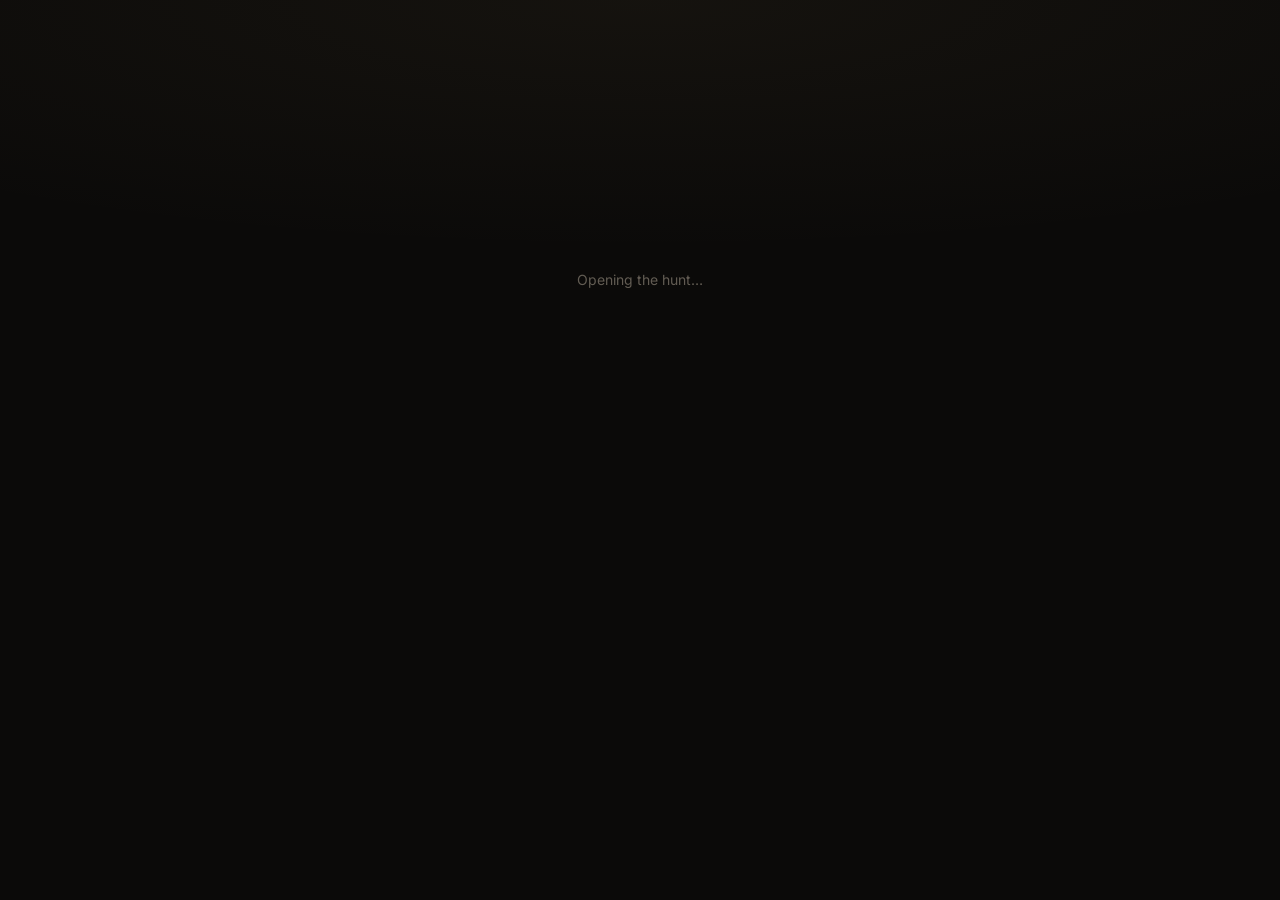
<file: index.html>
<!doctype html>
<html lang="en">
<head>
<meta charset="utf-8">
<meta name="viewport" content="width=device-width, initial-scale=1">
<title>Christmas 2026</title>
<meta http-equiv="refresh" content="0; url=for-unto-us/">
<link rel="canonical" href="for-unto-us/">
</head>
<body>
<p><a href="for-unto-us/">For Unto Us</a></p>
</body>
</html>
</file>
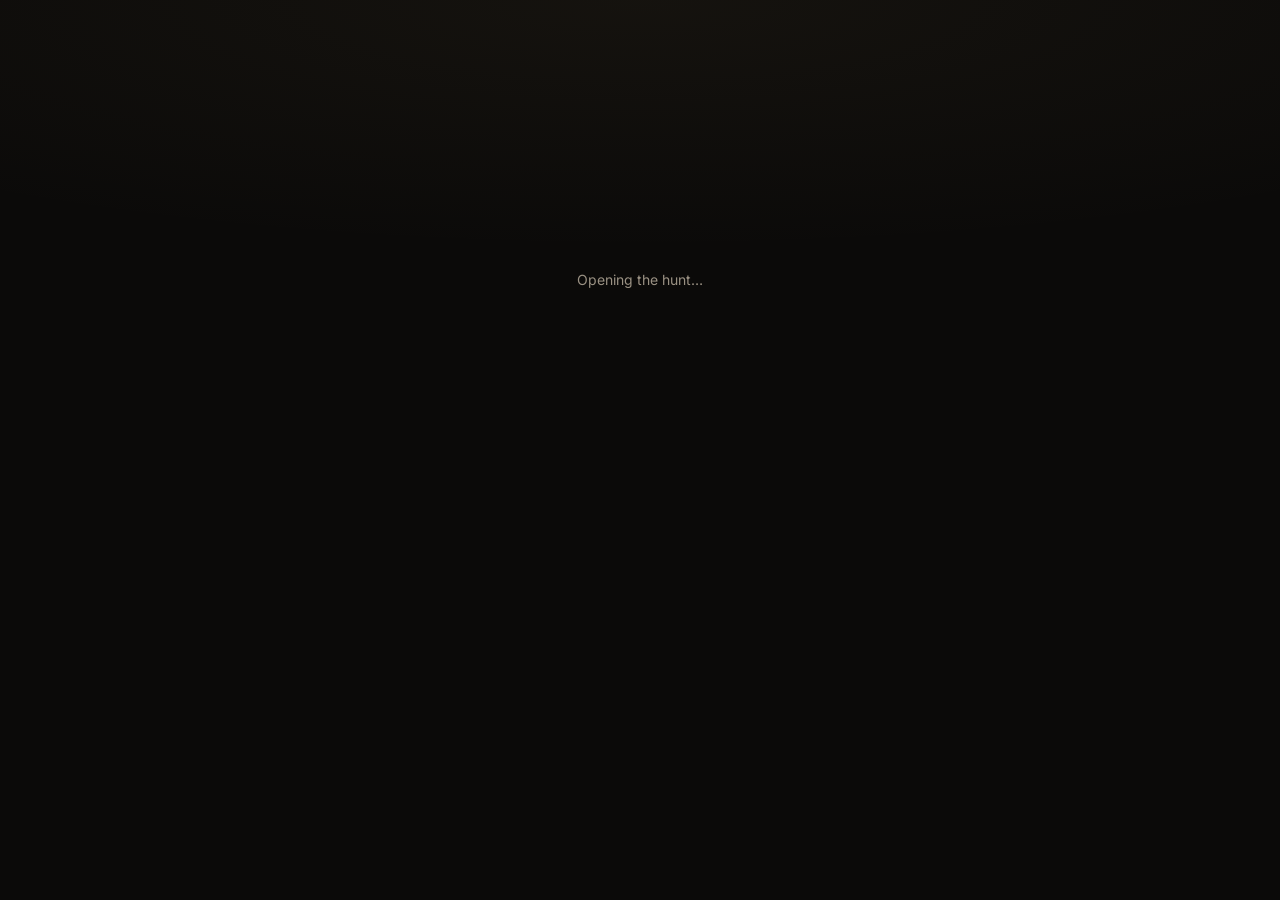
<file: for-unto-us/index.html>
<!doctype html>
<html lang="en">
<head>
<meta charset="utf-8">
<meta name="viewport" content="width=device-width, initial-scale=1, viewport-fit=cover">
<meta name="color-scheme" content="dark">
<meta name="theme-color" content="#0b0a09">
<meta name="format-detection" content="telephone=no">
<meta name="description" content="For Unto Us: a Christmas hunt through Isaiah 9:6. Solve each clue, find the hidden card, and write the verse one phrase at a time.">
<title>For Unto Us</title>
<link rel="preload" href="fonts/inter-latin-400-normal.woff2" as="font" type="font/woff2" crossorigin>
<link rel="preload" href="fonts/cormorant-garamond-latin-500-normal.woff2" as="font" type="font/woff2" crossorigin>
<!-- 1. version.js always loads fresh; 2. everything else loads with ?v=<build> -->
<script>document.write('<script src="version.js?t=' + Date.now() + '"><\/script>');</script>
<script>
ForUntoUsLoad(['css/tokens.css', 'css/base.css', 'css/player.css',
  'config.js', 'hunt.sealed.js', 'seal.js', 'store.js']);
document.write('<link rel="icon" type="image/svg+xml" href="' + ForUntoUsAsset('img/star.svg') + '">');
</script>
</head>
<body>
<div class="offline" id="offline" role="status" hidden>Reconnecting…</div>
<div class="paused-layer" id="paused-bar" role="alertdialog" aria-modal="true" aria-labelledby="paused-h" aria-describedby="paused-text" hidden>
  <div class="paused-in">
    <div class="paused-icon" aria-hidden="true"><i></i><i></i></div>
    <p class="label label--gilt">Paused by the MC</p>
    <h2 class="paused-h" id="paused-h">The hunt is paused</h2>
    <figure class="paused-verse"><blockquote>“Be still, and know that I am God.”</blockquote><cite>Psalm 46:10</cite></figure>
    <p class="paused-text" id="paused-text">Please wait for the MC. Phones down for now: your place is kept, and the clock has stopped.</p>
    <p class="paused-scan" id="paused-scan" role="status" hidden>That card can’t open while the hunt is paused. Scan this card again once the hunt goes on.</p>
  </div>
</div>
<main id="app"></main>
<noscript><p class="center-note">This hunt needs JavaScript. Please turn it on and reload the page.</p></noscript>
<script>
'use strict';
(function () {
  const app = document.getElementById('app');
  const offlineBar = document.getElementById('offline');
  const pausedBar = document.getElementById('paused-bar');
  const S = window.StarStore, H = window.HuntSeal;
  const HUNT = H && H.hunt && H.hunt.stationCount ? H.hunt : null;   // public fields only
  const N = HUNT ? HUNT.stationCount : 0;
  const PHRASES = HUNT ? HUNT.phrases : [];
  const REF = (HUNT && HUNT.verse && HUNT.verse.ref) || 'Isaiah 9:6';
  const DEMO = !!S && S.mode === 'demo';

  // ---------- small helpers ----------
  const esc = s => String(s == null ? '' : s).replace(/[&<>"']/g, c => ({ '&': '&amp;', '<': '&lt;', '>': '&gt;', '"': '&quot;', "'": '&#39;' }[c]));
  // Hunt content is typed with straight quotes; show typographic ones (“ ” ‘ ’).
  const smart = s => String(s == null ? '' : s)
    .replace(/(^|[\s([{\u2013\u2014])"/g, '$1\u201C').replace(/"/g, '\u201D')
    .replace(/(^|[\s([{\u2013\u2014])'/g, '$1\u2018').replace(/'/g, '\u2019');
  const nowrap = html => '<span class="nowrap">' + html + '</span>';
  // Scripture references never break inside: "3 Nephi 9:15", "(Matthew 2:8, 12–13)", "Isaiah 9:6–7".
  const REF_RE = /\b(?:[1-4] )?[A-Z][a-z]+ \d+:\d+(?:[–-]\d+)?(?:, ?\d+(?:[–-]\d+)?)*/g;
  // Content text: escaped, with typographic quotes and unbreakable references.
  const tx = s => {
    const t = smart(s);
    let out = '', at = 0;
    t.replace(REF_RE, (m, i) => { out += esc(t.slice(at, i)) + nowrap(esc(m)); at = i + m.length; return m; });
    return out + esc(t.slice(at));
  };
  const $ = sel => app.querySelector(sel);
  const ordinal = n => (S ? S.ordinal(n) : String(n));
  function storage(name) { try { return window[name] || null; } catch (e) { return null; } }
  function sget(st, k) { try { return st ? st.getItem(k) : null; } catch (e) { return null; } }
  function sset(st, k, v) { try { if (st) { if (v == null) st.removeItem(k); else st.setItem(k, v); } } catch (e) {} }

  const gameId = S ? S.gameId : 'x';
  const ME_KEY = 'for-unto-us:me:' + gameId;
  const PENDING_KEY = 'for-unto-us:pending:' + gameId;
  const LOCK_KEY = 'for-unto-us:pin-lock:' + gameId;
  // Who is signed in on this phone. In demo mode each browser tab is its own player.
  const meStore = () => storage(DEMO ? 'sessionStorage' : 'localStorage');

  // ---------- state ----------
  let myId = S ? sget(meStore(), ME_KEY) : null;
  let view = null;      // a screen over the normal flow: register, pin, message, recap, checking
  let pending = sget(storage('sessionStorage'), PENDING_KEY);   // a card scanned before signing in
  let holdCode = null;  // keep a just-finished station on screen until they tap "Show the next clue"
  let fatal = null;     // an environment problem from HuntSeal (no crypto.subtle, no hunt file)
  let busy = null;      // the card code being checked right now
  let seq = 0;          // makes every message view a fresh screen
  let cur = { key: null };
  let station = null;   // the mounted station screen's task state { code, done }
  let hadTree = false, saveErrorUntil = 0;
  const bootAt = Date.now();

  const me = () => (myId && S && S.tree ? S.player(S.tree, myId) : null);
  function writeMe(id) { myId = id || null; sset(meStore(), ME_KEY, myId); }
  function setPending(code) { pending = code || null; sset(storage('sessionStorage'), PENDING_KEY, pending); }

  // ---------- opening sealed content (cached; nothing secret is fetched until it is earned) ----------
  const entries = new Map();   // card code -> station/decoy entry, or null
  const riddles = new Map();   // 'start:<key>' -> clue 1 text, or null
  const inflight = new Set();
  function want(map, key, load) {
    if (map.has(key)) return map.get(key);
    if (!inflight.has(key)) {
      inflight.add(key);
      Promise.resolve().then(load)
        .then(v => { map.set(key, v); }, err => { fatal = err || new Error('open failed'); })
        .then(() => { inflight.delete(key); render(); });
    }
    return undefined;   // still opening
  }
  const entryFor = code => want(entries, code, () => H.openCard(code));
  // The riddle for clue n: clue 1 opens with the MC's start key, every later clue comes from the previous card.
  function riddleFor(t, prog) {
    if (prog.n === 1) {
      const k = S.startKey(t);
      if (!k) return null;
      return want(riddles, 'start:' + k, () => H.openStart(k).then(r => (r && r.clue) || null));
    }
    const e = entryFor(prog.prevCode);
    if (e === undefined) return undefined;
    return (e && e.nextClue) || null;
  }

  // ---------- shared markup ----------
  const CHEV = '<svg class="chev" width="8" height="14" viewBox="0 0 8 14" fill="none" aria-hidden="true"><path d="M1 1l6 6-6 6" stroke="currentColor" stroke-width="1.4"/></svg>';
  const demoNote = () => (DEMO ? '<p class="demo-note">Demo mode: only screens in this browser are connected.</p>' : '');
  const switchLink = () => '<div class="switch"><button class="btn btn--quiet btn--small-text" type="button" data-act="switch">Not you? Switch player</button></div>';
  const membersLine = p => (p.team && p.members.length ? '<p class="members">' + esc(p.members.join(', ')) + '</p>' : '');

  // ---------- pause and end (the store's helpers; a plain reading of meta if this store predates them) ----------
  const metaOf = t => (t && S.meta(t)) || {};
  const isPaused = t => !!t && (typeof S.isPaused === 'function' ? !!S.isPaused(t) : !!metaOf(t).paused);
  const isEnded = t => !!t && (typeof S.isEnded === 'function' ? !!S.isEnded(t) : !!metaOf(t).ended);
  const revealAt = t => (!t ? null : typeof S.revealAt === 'function' ? S.revealAt(t) || null : (metaOf(t).reveal || {}).at || null);
  // The results order: finishers by finish time, then everyone else by the race order.
  function finalStandings(t) {
    if (typeof S.finalStandings === 'function') return S.finalStandings(t) || [];
    return S.standings(t).map((p, i) => ({ id: p.id, place: i + 1, name: p.name, members: p.members, team: p.team, solved: p.solved.length, finishedAt: p.finishedAt || null }));
  }
  const solvedCount = e => Math.min(N, typeof e.solved === 'number' ? e.solved : Array.isArray(e.solved) ? e.solved.length : +e.solvedCount || 0);
  const PAUSED_MSG = 'The hunt is paused. Please wait for the MC.';
  const ENDED_MSG = 'The hunt has ended. Look at the TV.';
  // Why nobody can make progress right now ('' when they can). The end wins over a pause.
  const blockedMsg = t => (isEnded(t) ? ENDED_MSG : isPaused(t) ? PAUSED_MSG : '');
  // A task step tried while paused (a tap that beat the screen): say why, and change nothing.
  function refuseTask(fb) {
    const why = blockedMsg(S.tree);
    if (!why) return false;
    const box = fb && fb.closest('.task');
    if (!(why === PAUSED_MSG && box && box.querySelector('.paused-note'))) setFb(fb, '', why);   // said once, not twice
    return true;
  }

  function placeHtml(t, p) {
    if (!p || !S.started(t)) return '';
    const place = S.place(t, p.id);
    if (!place) return '';
    return p.finishedAt
      ? '<span class="sr-only">Your place: </span>Finished <b>' + ordinal(place) + '</b>'
      : '<span class="sr-only">Your place: </span><b>' + ordinal(place) + '</b> of ' + S.players(t).length;
  }
  function appbar(t, p) {
    return '<header class="appbar"><span class="appbar-name">' + esc(p.name) + '</span><span class="appbar-place" id="place">' + placeHtml(t, p) + '</span></header>';
  }
  function backbar(t, p, label) {
    return '<header class="appbar appbar--back"><button class="appbar-back" type="button" data-act="back"><span class="chev" aria-hidden="true">‹</span> ' + esc(label) +
      '</button><span class="appbar-place" id="place">' + placeHtml(t, p) + '</span></header>';
  }
  function backLabel(t, p) {
    if (!p || !S.started(t)) return 'Back';
    const prog = S.progress(p, N);
    if (holdCode || prog.stage === 'station') return 'Back to your station';
    return prog.stage === 'clue' ? 'Back to your clue' : 'Back';
  }

  // The verse on the wall: written phrases in ink, the newest in gilt, the next one ghosted and underlined.
  // Short phrases (the names of Christ) never break inside: not "The everlasting / Father,".
  const phCls = (ph, more) => 'ph' + (ph.length <= 24 ? ' nb' : '') + (more ? ' ' + more : '');
  // `over`: the hunt has ended, so there is no next phrase to point to.
  function wallHtml(written, after, over) {
    const spans = PHRASES.map((ph, i) => {
      if (i < written) return '<span class="' + phCls(ph, i === written - 1 ? 'is-newest' : '') + '">' + esc(ph) + '</span>';
      if (i === written && !over) return '<span class="' + phCls(ph, 'is-next') + '"><u>' + esc(ph) + '</u></span>';
      return '<span class="' + phCls(ph, 'is-open') + '">' + esc(ph) + '</span>';
    }).join(' ');
    const sr = written === 0
      ? 'Tonight you will write ' + REF + ', one phrase at a time. First: ' + PHRASES[0]
      : 'Your verse so far: ' + PHRASES.slice(0, written).join(' ') + (written < N && !over ? ' Next: ' + PHRASES[written] : '');
    return '<section class="wall" aria-labelledby="wall-h">' +
      '<div class="wall-head"><span class="label label--gilt" id="wall-h">' + esc(REF) + '</span><span class="label">' + written + ' of ' + N + ' written</span></div>' +
      '<p class="wall-verse" aria-hidden="true">' + spans + '</p><p class="sr-only">' + esc(sr) + '</p>' + (after || '') + '</section>';
  }
  function ticksHtml(state) {   // state(i) -> '' | 'on' | 'now'
    let s = '';
    for (let i = 0; i < N; i++) { const c = state(i); s += c ? '<i class="' + c + '"></i>' : '<i></i>'; }
    return '<div class="ticks" style="--n:' + N + '" aria-hidden="true">' + s + '</div>';
  }
  const lenClass = ph => (ph.length <= 16 ? 's' : ph.length <= 30 ? 'm' : ph.length <= 80 ? 'l' : 'xl');
  function earnedHtml(n, label, ticks) {
    const phrase = PHRASES[n - 1] || '';
    const prev = n > 1 ? PHRASES[n - 2] : '';
    return '<section class="earned" aria-label="' + (label === 'Added to your verse' ? 'Phrase added to your verse' : 'Phrase already in your verse') + '">' +
      '<div class="earned-head"><span class="label label--gilt">' + label + '</span><span class="label">' + n + ' of ' + N + '</span></div>' +
      (prev ? '<p class="earned-ctx">' + (n > 2 ? '…' : '') + esc(prev) + '</p>' : '') +
      '<p class="earned-phrase" data-len="' + lenClass(phrase) + '">' + esc(phrase) + '</p>' + ticks + '</section>';
  }
  // The credit line under a painting ("Bible Videos · Courtesy of The Church of Jesus Christ of Latter-day Saints").
  // A credit that starts with the painting's title again ("Title (Bible Videos) · Courtesy of …") loses it: the
  // work line above already shows the title. The Church's name never breaks, and "·" never starts a line.
  function creditHtml(a) {
    let c = smart(a && a.credit).trim();
    const title = smart(a && a.title).trim();
    if (title && c.indexOf(title) === 0) c = c.slice(title.length).trim().replace(/^\(([^()]*)\)/, '$1').replace(/^[\s,·–—-]+/, '');
    return tx(c).replace(/ · /g, ' · ').replace(/Latter-day Saints/g, nowrap('Latter-day Saints'));
  }
  // A painting, never cropped. If the file is missing, the figure and its label quietly go away.
  function plateHtml(art) {
    if (!art || !art.src) return '';
    const w = +art.w || 0, h = +art.h || 0;
    const portrait = w && h && h / w > 1.15;
    const work = [art.artist ? tx(art.artist) : '', art.title ? '<i>' + tx(art.title) + '</i>' : '', art.year ? esc(art.year) : ''].filter(Boolean).join(', ');
    const credit = creditHtml(art);
    return '<figure class="plate' + (portrait ? ' plate--portrait' : '') + '"><img src="' + esc(ForUntoUsAsset(art.src)) + '"' +
      (w && h ? ' width="' + w + '" height="' + h + '"' : '') + ' alt="' + esc(art.alt || '') + '" decoding="async" onerror="artFail(this)"></figure>' +
      (work || credit ? '<div class="object-label">' + (work ? '<span class="work">' + work + '</span>' : '') +
        (credit ? '<span class="credit">' + credit + '</span>' : '') + '</div>' : '');
  }
  window.artFail = function (img) {
    const fig = img.closest('figure');
    if (!fig) return;
    if (fig.classList.contains('cover')) {
      fig.classList.add('cover--bare'); img.remove();
      const credit = app.querySelector('.cover-credit');
      if (credit) credit.remove();
      return;
    }
    const label = fig.nextElementSibling;
    if (label && label.classList.contains('object-label')) label.remove();
    fig.remove();
  };
  const scriptureHtml = x => '<figure class="scripture scripture--' + (x.bom ? 'bom' : 'bible') + '"><figcaption class="vol">' + (x.bom ? 'The Book of Mormon' : 'The Holy Bible') +
    '</figcaption><blockquote>' + tx(x.text) + '</blockquote><cite>' + esc(x.ref) + '</cite></figure>';
  function scripturesHtml(list) {
    if (!list || !list.length) return '';
    return '<div class="scriptures">' + list.map(scriptureHtml).join('') + '</div>';
  }
  const giftsList = gifts => '<ul class="gifts">' + gifts.map(g => '<li>' + esc(g) + '</li>').join('') + '</ul>';

  // Gifts for Him, from the moment a player joins: those who never reach the manger still have theirs on the TV.
  // The last station's task shows the same list and can add more. `open`: unfolded (the waiting screen).
  const giftCount = p => (p.gifts.length ? p.gifts.length + ' added' : '');
  function giftPanelHtml(p, open) {
    return '<details class="gift-panel" id="gift-panel"' + (open ? ' open' : '') + '><summary>' +
      '<span class="label label--gilt">Gifts for Him</span><span class="label" id="gift-count">' + giftCount(p) + '</span></summary>' +
      '<p class="prompt">What gift will you give the Savior this Christmas? Your gifts appear on the TV under your name.</p>' +
      '<form class="pair" id="early-gift-form" novalidate><input class="field" name="gift" placeholder="My gift to Him…" maxlength="80" autocomplete="off" enterkeyhint="enter" aria-label="Add a gift for Him">' +
      '<button class="btn btn--secondary" type="submit">Add</button></form><p class="feedback" id="early-gift-fb" aria-live="polite"></p>' +
      '<ul class="gifts" id="early-gift-list">' + p.gifts.map(g => '<li>' + esc(g) + '</li>').join('') + '</ul></details>';
  }
  function drawGiftPanel() {
    const p = me(), list = $('#early-gift-list'), count = $('#gift-count');
    if (!p || !list) return;
    const html = p.gifts.map(g => '<li>' + esc(g) + '</li>').join('');
    if (list.innerHTML !== html) list.innerHTML = html;
    if (count.textContent !== giftCount(p)) count.textContent = giftCount(p);
  }
  function mountGiftPanel() {
    const form = $('#early-gift-form'), fb = $('#early-gift-fb');
    if (!form) return;
    form.addEventListener('submit', ev => {
      ev.preventDefault();
      const why = blockedMsg(S.tree);
      if (why) { setFb(fb, '', why); return; }
      const g = form.gift.value.trim().replace(/\s+/g, ' ').slice(0, 80);
      if (!g) { setFb(fb, 'bad', 'Write a gift first.'); form.gift.focus(); return; }
      const p = me();
      settle(S.addGift ? S.addGift(myId, g) : S.setGifts(myId, (p ? p.gifts : []).concat(g)));
      form.gift.value = '';
      setFb(fb, 'good', 'Added.');
      drawGiftPanel();
    });
  }
  // Store writes apply on this phone at once and resolve when saved (a failed save raises 'star-store-error').
  // A refusal (err.code, e.g. 'no-player' after the MC removed this player) means our copy was out of date:
  // draw the screen again from the current game.
  function settle(pr) {
    if (pr && typeof pr.catch === 'function') pr.catch(err => { if (err && err.code) render(); });
    return pr;
  }
  function setFb(el, tone, text) {
    if (!el) return;
    el.className = 'feedback' + (tone ? ' is-' + tone : '');
    el.textContent = text || '';
  }

  // ---------- screens ----------
  // Each screen: { key, cls, html(), mount(), update() }. A screen is rebuilt only when its key changes;
  // otherwise update() touches just the live parts, so typing and half-done tasks are never wiped.

  function loadingScreen() {
    const slow = !DEMO && Date.now() - bootAt > 6000;
    return {
      key: 'loading:' + slow,
      html: () => '<p class="loading-note" role="status">' + (slow ? 'Still connecting… Check your Wi-Fi.' : 'Opening the hunt…') + '</p>',
    };
  }

  function problemScreen(kind) {
    const p = me();
    const copy = {
      'insecure-context': ['Can’t open the hunt here', 'This page needs its secure address', 'Open the hunt from its https:// link or scan the code on the TV, then try again.'],
      'no-hunt': ['The hunt didn’t load', 'Something didn’t finish loading', 'Reload the page to try again. If it keeps happening, ask the MC.'],
      stale: ['Check with the MC', 'This card no longer opens', 'The hunt was changed after you found this card. Ask the MC to clear your progress, then start again.'],
      other: ['Something went wrong', 'The hunt couldn’t open', 'Reload the page to try again. If it keeps happening, ask the MC.'],
    }[kind] || [];
    return {
      key: 'problem:' + kind,
      html: () => (p && S.tree ? appbar(S.tree, p) : '') +
        '<section class="section section--message"><p class="label">' + copy[0] + '</p><h1 class="h-page">' + copy[1] + '</h1><p class="text">' + copy[2] + '</p></section>' +
        '<div class="actions"><button class="btn btn--primary btn--block" type="button" data-act="reload">Reload</button></div>' +
        (p ? switchLink() : '') + demoNote(),
    };
  }

  // Welcome: who's playing?
  let welcomeShown = { roster: '', pending: false };   // what the mounted welcome screen shows (kept out of the DOM)
  function rosterSig(t) { return JSON.stringify(S.players(t).map(p => [p.id, p.name, p.team, p.members])); }
  function rosterHtml(t) {
    const list = S.players(t).sort((a, b) => a.name.localeCompare(b.name, undefined, { sensitivity: 'base' }));
    if (!list.length) return '<li class="roster-empty">Nobody yet. Be the first to sign up.</li>';
    return list.map(x => '<li><button class="roster-row" type="button" data-act="pick" data-id="' + esc(x.id) + '">' +
      '<span><span class="name">' + esc(x.name) + '</span>' + (x.team && x.members.length ? '<span class="members">' + esc(x.members.join(', ')) + '</span>' : '') + '</span>' +
      '<span class="kind">' + (x.team ? 'Team' : 'Solo') + '</span>' + CHEV + '</button></li>').join('');
  }
  const pendingHtml = () => (pending
    ? '<section class="notice fade-in" aria-labelledby="pend-h"><p class="label" id="pend-h">Card scanned</p><p>Sign in or sign up to use the card you just scanned.</p></section>' : '');
  // The fixed join bar must never cover the last roster row: the welcome screen's bottom padding follows the
  // bar's real height (it grows with large text, zoom and the phone's safe area). See #app.app--welcome in player.css.
  let barWatch = null;
  function watchJoinbar() {
    const bar = $('.joinbar');
    if (!bar) return;
    const fit = () => document.documentElement.style.setProperty('--joinbar-h', Math.ceil(bar.getBoundingClientRect().height) + 'px');
    fit();
    if (window.ResizeObserver) { barWatch = new ResizeObserver(fit); barWatch.observe(bar); }
  }
  function welcomeScreen(t) {
    const c = HUNT.cover;
    const work = c ? [c.artist ? tx(c.artist) : '', c.title ? '<i>' + tx(c.title) + '</i>' : ''].filter(Boolean).join(', ') : '';
    const credit = c ? creditHtml(c) : '';
    const cover = c && c.src
      ? '<figure class="cover"><img src="' + esc(ForUntoUsAsset(c.src)) + '"' + (c.w && c.h ? ' width="' + c.w + '" height="' + c.h + '"' : '') +
        ' alt="' + esc(c.alt || '') + '" onerror="artFail(this)"><span class="wordmark">' + esc(HUNT.title) + '</span></figure>' +
        (work || credit ? '<p class="cover-credit">' + (work ? '<span class="work">' + work + ' (detail)</span>' : '') +
          (credit ? '<span class="credit">' + credit + '</span>' : '') + '</p>' : '')
      : '<figure class="cover cover--bare"><span class="wordmark">' + esc(HUNT.title) + '</span></figure>';
    return {
      key: 'welcome',
      cls: 'app--welcome',
      html: () => cover +
        '<header class="masthead"><p class="label label--gilt">A Christmas hunt through ' + nowrap(esc(REF)) + '</p>' +
        '<h1 class="h-display">For unto us <em>a child is&nbsp;born</em></h1>' +
        '<p class="intro">Solve each clue, find the hidden card and scan it. Each card writes the next words of ' + nowrap(esc(REF)) + '.</p></header>' +
        '<div id="pending-slot" aria-live="polite">' + pendingHtml() + '</div>' +
        '<div class="roster-head"><h2 class="h-section">Who’s playing?</h2><span class="label" id="joined">' + S.players(t).length + ' joined</span></div>' +
        '<ol class="roster" id="roster">' + rosterHtml(t) + '</ol>' + demoNote() +
        '<section class="joinbar" aria-label="Sign up"><p><b>New tonight?</b> Sign up on your own or as a team.</p>' +
        '<div class="joinbar-actions"><button class="btn btn--primary" type="button" data-act="register" data-team="0">Play solo</button>' +
        '<button class="btn btn--secondary" type="button" data-act="register" data-team="1">Make a team</button></div></section>',
      mount() { welcomeShown = { roster: rosterSig(t), pending: !!pending }; watchJoinbar(); },
      update() {
        const t2 = S.tree, sig = rosterSig(t2);
        if (welcomeShown.roster !== sig) { $('#roster').innerHTML = rosterHtml(t2); welcomeShown.roster = sig; }
        $('#joined').textContent = S.players(t2).length + ' joined';
        if (welcomeShown.pending !== !!pending) { $('#pending-slot').innerHTML = pendingHtml(); welcomeShown.pending = !!pending; }
      },
    };
  }

  function registerScreen(v) {
    const team = !!v.team;
    return {
      key: 'register:' + team,
      html: () => backbar(S.tree, null, 'Back') +
        '<section class="section"><h1 class="h-page">' + (team ? 'Make a team' : 'New player') + '</h1>' +
        '<p class="prompt">' + (team ? 'Name your team and list who’s on it.' : 'Pick a name everyone will recognise.') + '</p>' +
        '<form id="reg-form" novalidate>' +
        '<label class="field-label">' + (team ? 'Team name' : 'Your name') +
          ' <input class="field" name="name" placeholder="' + (team ? 'Mom &amp; Ellie' : 'Your Name') + '" autocomplete="off" autocapitalize="words" maxlength="40" enterkeyhint="next"></label>' +
        (team ? '<label class="field-label">Who’s on the team? <input class="field" name="members" placeholder="Mom, Ellie" autocomplete="off" autocapitalize="words" maxlength="120" enterkeyhint="next" aria-describedby="members-help"></label>' +
          '<p class="help" id="members-help">Separate names with commas</p>' : '') +
        '<label class="field-label">Choose a 4-digit PIN' + (team ? ' for the team' : '') +
          ' <input class="field field--pin" name="pin" type="text" placeholder="····" inputmode="numeric" pattern="[0-9]*" maxlength="4" autocomplete="off" enterkeyhint="done" aria-describedby="pin-help"></label>' +
        '<p class="help" id="pin-help">You’ll need it to sign back in on another phone or later tonight.</p>' +
        '<p class="feedback" id="reg-fb" aria-live="polite"></p>' +
        '<button class="btn btn--primary btn--block" type="submit">' + (team ? 'Make our team' : 'Join the hunt') + '</button></form></section>' + demoNote(),
    };
  }

  function pinScreen(x) {
    return {
      key: 'pin:' + x.id,
      html: () => backbar(S.tree, null, 'Back') +
        '<section class="section section--pin"><p class="label">Welcome back</p><h1 class="h-page">' + esc(x.name) + '</h1>' + membersLine(x) +
        '<p class="prompt" id="pin-prompt">Enter your 4-digit PIN.</p>' +
        '<form class="pin-row" id="pin-form" novalidate><input class="field field--pin" name="pin" type="text" placeholder="····" inputmode="numeric" pattern="[0-9]*" maxlength="4" autocomplete="off" enterkeyhint="go" aria-label="PIN" aria-describedby="pin-prompt pin-fb">' +
        '<button class="btn btn--primary" type="submit">Go</button></form>' +
        '<p class="feedback" id="pin-fb" aria-live="polite"></p>' +
        '<p class="forgot">Forgot it? Ask the MC to reset your PIN.</p></section>' + demoNote(),
      mount() { const lock = pinLock(); if (lock.until > Date.now()) lockPinForm(lock.until); else { const f = $('#pin-form'); f.pin.focus({ preventScroll: true }); } },
      focus: 'none',
    };
  }

  function waitingScreen(t, p) {
    const intro = HUNT.intro ? '<section class="section section--intro"><p class="label">Before you begin</p><p class="text">' + esc(HUNT.intro) + '</p></section>' : '';
    const countHtml = t2 => { const n = S.players(t2).length; return 'Waiting for the MC to start the hunt. <b>' + n + '</b>&nbsp;' + (n === 1 ? 'player has' : 'players have') + ' joined so far.'; };
    return {
      key: 'waiting:' + p.id,
      html: () => appbar(t, p) +
        '<section class="section section--waiting"><p class="label label--gilt">You’re in</p><h1 class="h-display">' + esc(p.name) + '</h1>' + membersLine(p) +
        '<p class="text" id="wait-count">' + countHtml(t) + '</p></section>' +
        wallHtml(0, '<p class="wall-after">Tonight you’ll write it, one phrase at a time.</p>') + giftPanelHtml(p, true) + intro +
        '<p class="center-note">Keep this page open. Your first clue will appear here.</p>' + switchLink() + demoNote(),
      mount: mountGiftPanel,
      update() { $('#wait-count').innerHTML = countHtml(S.tree); drawGiftPanel(); },
    };
  }

  // Clue: the riddle, plus only what the MC has released for this clue (live).
  const HELP_KINDS = [['hint1', 'Hint'], ['hint2', 'Stronger hint']];
  // `live`: the MC released something while this clue was on screen. If it lands out of sight (the riddle is
  // long), bring it into view, unless they are typing a code.
  function syncReleases(rel, live) {
    const openSlot = $('#open-slot'), relSlot = $('#rel-slot');
    if (!openSlot || !relSlot) return;
    let added = null;
    // Opened: hiding spot + code, between the wall and the clue.
    const o = rel.open && rel.open.code ? rel.open : null;
    const sig = o ? o.code + '\n' + (o.hide || '') : '';
    if (openSlot.dataset.sig !== sig) {
      openSlot.dataset.sig = sig;
      openSlot.innerHTML = o
        ? '<section class="notice fade-in" aria-labelledby="open-h"><p class="label" id="open-h">Opened by the MC</p>' +
          (o.hide ? '<p>The card for this clue was hidden here: ' + tx(o.hide) + '</p>' : '<p>The MC opened this clue for you.</p>') +
          '<p class="code" aria-label="Code ' + esc(o.code.split('').join(' ')) + '">' + esc(o.code) + '</p>' +
          '<button class="btn btn--primary" type="button" data-act="use" data-code="' + esc(o.code) + '">Use this code</button></section>'
        : '';
      if (o) added = openSlot.firstElementChild;
    }
    // Hints, under the riddle, always in the same order.
    let note = relSlot.querySelector('.notice');
    const any = HELP_KINDS.some(([k]) => rel[k] != null && rel[k] !== '');
    if (!any) { if (note) note.remove(); }
    else {
      if (!note) {
        relSlot.innerHTML = '<section class="notice notice--inset" aria-labelledby="rel-h"><p class="label" id="rel-h">Released by the MC</p></section>';
        note = relSlot.querySelector('.notice');
      }
      HELP_KINDS.forEach(([k, label], i) => {
        let item = note.querySelector('[data-kind="' + k + '"]');
        const text = rel[k] == null ? '' : smart(rel[k]);
        if (!text) { if (item) item.remove(); return; }
        if (item) { const tp = item.lastElementChild; if (tp.textContent !== text) tp.innerHTML = tx(rel[k]); return; }
        item = document.createElement('div');
        item.className = 'notice-item fade-in';
        item.dataset.kind = k;
        item.innerHTML = '<p class="label">' + label + '</p><p>' + tx(rel[k]) + '</p>';
        const later = HELP_KINDS.slice(i + 1).map(([k2]) => note.querySelector('[data-kind="' + k2 + '"]')).find(Boolean);
        note.insertBefore(item, later || null);
        added = added || item;
      });
    }
    const typing = document.activeElement && document.activeElement.matches && document.activeElement.matches('input, textarea');
    if (live && added && !typing) {
      const r = added.getBoundingClientRect();
      if (r.top < 0 || r.bottom > window.innerHeight) added.scrollIntoView({ block: 'nearest' });
    }
  }
  function clueScreen(t, p, prog, riddle) {
    // The MC has shared clue 1's key but it doesn't open here: this page holds an older hunt file than the
    // MC's (the hunt was resealed after it was opened). Reloading fetches the new one.
    const stale = prog.n === 1 && !riddle && !!S.startKey(t);
    const riddleHtml = riddle
      ? '<p class="riddle">' + tx(riddle) + '</p>'
      : stale
        ? '<p class="riddle-wait">This page is out of date, so clue 1 can’t open here. Reload the page to get it. If it still doesn’t open, ask the MC.</p>' +
          '<button class="btn btn--primary btn--block" type="button" data-act="reload">Reload</button>'
        : '<p class="riddle-wait">' + (prog.n === 1 ? 'Waiting for the MC to share the first clue. It will appear here in a moment.' : 'This clue didn’t open. Ask the MC for help.') + '</p>';
    return {
      key: 'clue:' + p.id + ':' + prog.n + ':' + (riddle ? 1 : stale ? 'stale' : 0),
      html: () => appbar(t, p) + wallHtml(prog.written) +
        '<div id="open-slot" aria-live="polite"></div>' +
        '<section class="clue" aria-labelledby="clue-h"><h1 class="label" id="clue-h">Clue ' + prog.n + ' of ' + N + '</h1>' + riddleHtml +
        '<div id="rel-slot" aria-live="polite"></div></section>' +
        '<section class="entry" aria-label="Enter a card code"><p class="entry-lead"><b>Found the card?</b> Scan it with your camera, or type its code.</p>' +
        '<form class="pair" id="code-form" novalidate><input class="field field--code" name="code" placeholder="CODE" maxlength="8" autocomplete="off" autocapitalize="characters" autocorrect="off" spellcheck="false" enterkeyhint="go" aria-label="Card code" aria-describedby="code-fb">' +
        '<button class="btn btn--primary" type="submit">Open</button></form><p class="feedback" id="code-fb" aria-live="polite"></p></section>' +
        giftPanelHtml(p, false) + switchLink() + demoNote(),
      mount() { syncReleases(S.releaseFor(t, prog.n)); mountGiftPanel(); },
      update() { $('#place').innerHTML = placeHtml(S.tree, me()); syncReleases(S.releaseFor(S.tree, prog.n), true); drawGiftPanel(); },
    };
  }

  // Station: painting, the phrase just written, story, scriptures, ponder, then the group task.
  function articleHtml(e, label) {
    return '<article class="station"><p class="label">' + label + '</p><h1 class="h-page">' + tx(e.title) + '</h1>' +
      (e.story ? '<p class="story">' + tx(e.story) + '</p>' : '') + scripturesHtml(e.scriptures) +
      (e.ponder ? '<aside class="ponder"><p class="label">Ponder</p><p>' + tx(e.ponder) + '</p></aside>' : '') + '</article>';
  }
  const TASK_KIND = { order: 'Put in order', word: 'Fill the blank', together: 'Together', gifts: 'Gifts' };
  const TASK_TITLE = { order: 'Put the words in order', word: 'Find the missing word', together: 'Before you go on', gifts: 'Gifts for Him' };
  const NEXT_NOTE = { order: 'Opens when the words are in order', word: 'Opens when you answer together', together: 'Opens when you’re done', gifts: 'Opens when you’ve added your gifts' };
  // Prompts may mark the missing word with a run of underscores; draw it as a blank.
  const promptHtml = text => tx(text).replace(/_{3,}/g, '<span class="blank" aria-label="blank"></span>');
  function taskHtml(c, p, done) {
    const type = TASK_KIND[c.type] ? c.type : 'together';
    let body = '';
    if (done) body = '<p class="task-done">' + (type === 'gifts' ? 'He will treasure them.' : 'Done. Your verse has its next words.') + '</p>' +
      (type === 'gifts' && p.gifts.length ? giftsList(p.gifts) : '');
    else if (type === 'order') {
      body = '<p class="built" id="built" aria-live="polite"></p><div class="tiles" id="tiles"></div><p class="task-status" id="task-status"></p><p class="feedback" id="task-fb" aria-live="polite"></p>';
    } else if (type === 'word') {
      const numeral = (c.answers || []).some(a => /\d/.test(a));
      body = '<form class="pair" id="word-form" novalidate><input class="field" name="answer" placeholder="Your answer" autocomplete="off" autocapitalize="off" autocorrect="off" spellcheck="false" enterkeyhint="done" aria-label="Your answer" aria-describedby="task-fb">' +
        '<button class="btn btn--primary" type="submit">Check</button></form>' + (numeral ? '<p class="help">Any spelling is fine. Numbers work too.</p>' : '') +
        '<p class="feedback" id="task-fb" aria-live="polite"></p>';
    } else if (type === 'gifts') {
      body = '<form class="pair" id="gift-form" novalidate><input class="field" name="gift" placeholder="My gift to Him…" maxlength="80" autocomplete="off" enterkeyhint="enter" aria-label="Your gift">' +
        '<button class="btn btn--primary" type="submit">Add</button></form><p class="feedback" id="task-fb" aria-live="polite"></p>' +
        '<ul class="gifts" id="gift-list"></ul><button class="btn btn--secondary btn--block" type="button" id="gifts-done" disabled>We’ve added our gifts</button>';
    } else {
      body = '<button class="btn btn--secondary btn--block" type="button" id="together-btn">' + tx(c.button || 'We did it') + '</button>';
    }
    return '<section class="task" aria-labelledby="task-h"><div class="task-head"><span class="label label--gilt">Together</span><span class="label">' + TASK_KIND[type] + '</span></div>' +
      '<h2 class="h-task" id="task-h">' + tx(c.title || TASK_TITLE[type]) + '</h2>' + (c.prompt ? '<p class="prompt" id="task-prompt">' + promptHtml(c.prompt) + '</p>' : '') +
      '<div class="task-body" id="task-body">' + body + '</div></section>';
  }
  function stationScreen(t, p, e) {
    const solved = p.solved.indexOf(e.code) >= 0;
    const last = e.n >= N;
    const c = e.challenge && e.challenge.type ? e.challenge : null;
    const type = c && TASK_KIND[c.type] ? c.type : 'together';
    return {
      key: 'station:' + p.id + ':' + e.code,
      html: () => plateHtml(e.art) +
        earnedHtml(e.n, 'Added to your verse', ticksHtml(i => (i < e.n - 1 ? 'on' : i === e.n - 1 ? 'now' : ''))) +
        articleHtml(e, 'Station ' + e.n) + (c ? taskHtml(c, p, solved) : '') +
        '<div class="next"><button class="btn btn--primary btn--block" type="button" id="next-btn" data-act="next"' + (c && !solved ? ' disabled aria-describedby="next-note"' : '') + '>' +
        (last ? 'Finish' : 'Show the next clue') + '</button>' + (c && !solved ? '<p class="next-note" id="next-note">' + NEXT_NOTE[type] + '</p>' : '') + '</div>' + demoNote(),
      mount() {
        station = { code: e.code, done: solved || !c };
        if (!c) { if (!solved) { holdCode = e.code; settle(S.solveCard(myId, e, N)); } return; }
        if (!solved) mountTask(c, e);
      },
      update() {
        const p2 = me();
        if (station && station.code === e.code && !station.done && station.drawGifts) station.drawGifts();   // teammates' gifts, live
        // A teammate finished this task on another phone: show it done instead of leaving them stuck.
        if (station && station.code === e.code && !station.done && p2 && p2.solved.indexOf(e.code) >= 0) {
          station.done = true; holdCode = e.code;
          const body = $('#task-body');
          const inTask = !!body && body.contains(document.activeElement);   // typing the answer, on a tile…
          if (body) body.innerHTML = '<p class="task-done">Your team finished this on another phone.</p>' + (type === 'gifts' && p2.gifts.length ? giftsList(p2.gifts) : '');
          enableNext(inTask);
        }
      },
    };
  }
  // Open the next button. The task's controls are gone, so if focus went with them, it moves to the button
  // (a screen reader would otherwise be dropped at the top of the page). `fromTask`: focus was in the task.
  // When a teammate finishes on another phone, a player reading the story (focus on the page itself) stays put.
  function enableNext(fromTask) {
    const btn = $('#next-btn'), note = $('#next-note');
    if (btn) { btn.disabled = false; btn.removeAttribute('aria-describedby'); }
    if (note) note.remove();
    const a = document.activeElement;
    if (btn && fromTask && (!a || a === document.body || !a.isConnected || a.disabled)) {
      btn.focus({ preventScroll: true });
      if (btn.getBoundingClientRect().bottom > window.innerHeight) btn.scrollIntoView({ block: 'nearest' });
    }
  }
  // The task's success line, in a live region so screen readers announce it (filled a moment after it is added).
  function doneNote(after, text) {
    const el = document.createElement('p');
    el.className = 'task-done';
    el.setAttribute('role', 'status');
    after.after(el);
    setTimeout(() => { el.textContent = text; }, 60);
  }
  // The group task is done: write the phrase, keep the station on screen, and open the next button.
  function taskDone(e) {
    if (!station || station.code !== e.code || station.done) return;
    station.done = true;
    holdCode = e.code;
    settle(S.solveCard(myId, e, N));
    enableNext(true);
  }
  function shuffled(items) {
    const a = items.map((t, i) => ({ t, i }));
    for (let tries = 0; tries < 12; tries++) {
      for (let i = a.length - 1; i > 0; i--) { const j = Math.floor(Math.random() * (i + 1)); [a[i], a[j]] = [a[j], a[i]]; }
      if (a.length < 2 || a.some((x, k) => x.i !== k)) break;
    }
    return a;
  }
  function mountTask(c, e) {
    const fb = $('#task-fb');
    if (c.type === 'order') {
      const items = (c.items || []).map(String);
      let placed = 0;
      const built = $('#built'), tiles = $('#tiles'), status = $('#task-status');
      const draw = () => {
        const left = items.length - placed;
        let slots = '';
        for (let k = 0; k < Math.min(left, 3); k++) slots += '<span class="slot' + (k === 0 ? ' now' : '') + '" aria-hidden="true"></span>';
        built.innerHTML = esc(items.slice(0, placed).join(' ')) + (placed && left ? ' ' : '') + slots;
        status.textContent = placed + ' of ' + items.length + ' in place';
      };
      tiles.innerHTML = shuffled(items).map(x => '<button class="tile" type="button">' + esc(x.t) + '</button>').join('');
      draw();
      tiles.addEventListener('click', ev => {
        const tile = ev.target.closest('.tile');
        if (!tile || placed >= items.length || refuseTask(fb)) return;
        if (tile.textContent === items[placed]) {
          tile.remove(); placed++; setFb(fb, '', '');
          draw();
          if (placed === items.length) {
            built.classList.add('is-done'); tiles.remove();
            setFb(fb, 'good', 'That’s it.');
            taskDone(e);
          } else {
            const next = tiles.querySelector('.tile');
            if (next && document.activeElement === document.body) next.focus({ preventScroll: true });
          }
        } else {
          tile.classList.add('is-wrong');
          setTimeout(() => tile.classList.remove('is-wrong'), 1200);
          setFb(fb, 'bad', 'Not that one yet. Look at the scripture above.');
        }
      });
    } else if (c.type === 'word') {
      const form = $('#word-form');
      const clean = s => String(s || '').toLowerCase().replace(/[^a-z0-9]/g, '');
      // The verse the blank quotes, when the prompt names it right after the quotation ("…thy ____ …" (Genesis 28:14)).
      // It is often not among the scriptures on the screen, so a wrong answer points there instead.
      const quoted = (String(c.prompt || '').match(/_{3,}[^"“”]*["”]\s*\(([^()]*\d+:\d+[^()]*)\)/) || [])[1];
      const wrong = quoted ? 'Not quite. Look it up in ' + quoted.trim().replace(/ /g, ' ') + '.' : 'Not quite. The scriptures above can help.';
      form.answer.addEventListener('input', () => form.answer.removeAttribute('aria-invalid'));
      form.addEventListener('submit', ev => {
        ev.preventDefault();
        if (refuseTask(fb)) return;
        const raw = form.answer.value.trim(), guess = clean(raw);
        if (!guess) { setFb(fb, 'bad', 'Type your answer first.'); form.answer.focus(); return; }
        if ((c.answers || []).some(a => clean(a) === guess)) {
          form.answer.disabled = true; form.answer.removeAttribute('aria-invalid');
          const btn = form.querySelector('button'); if (btn) btn.remove();
          const blank = $('#task-prompt .blank');
          if (blank) { blank.textContent = String((c.answers || [])[0] || raw); blank.classList.add('is-filled'); blank.removeAttribute('aria-label'); }
          setFb(fb, 'good', 'Yes.');
          taskDone(e);
        } else {
          form.answer.setAttribute('aria-invalid', 'true');
          setFb(fb, 'bad', wrong);
        }
      });
    } else if (c.type === 'gifts') {
      const form = $('#gift-form'), list = $('#gift-list'), fin = $('#gifts-done');
      // The list is the player's gifts in the game, so gifts a teammate adds on another phone appear here too.
      const mine = () => { const p = me(); return p ? p.gifts : []; };
      const draw = () => {
        const html = mine().map(g => '<li>' + esc(g) + '</li>').join('');
        if (list.innerHTML !== html) list.innerHTML = html;
        fin.disabled = !mine().length;
      };
      station.drawGifts = draw;
      draw();
      form.addEventListener('submit', ev => {
        ev.preventDefault();
        if (refuseTask(fb)) return;
        const g = form.gift.value.trim().replace(/\s+/g, ' ').slice(0, 80);
        if (!g) { setFb(fb, 'bad', 'Write a gift first.'); form.gift.focus(); return; }
        settle(S.addGift ? S.addGift(myId, g) : S.setGifts(myId, mine().concat(g)));
        form.gift.value = '';
        setFb(fb, '', '');
        draw();
      });
      fin.addEventListener('click', () => {
        if (!mine().length || refuseTask(fb)) return;
        station.drawGifts = null;
        doneNote(fin, 'He will treasure them.');
        form.remove(); fin.remove(); fb.remove();
        taskDone(e);
      });
    } else {
      const btn = $('#together-btn');
      btn.addEventListener('click', () => {
        if (refuseTask($('#task-fb'))) return;
        doneNote(btn, 'Thank you.');
        btn.remove();
        taskDone(e);
      });
    }
  }

  // Recap: an earlier card, scanned again.
  function recapScreen(t, p, e, k) {
    return {
      key: 'recap:' + k,
      html: () => backbar(t, p, backLabel(t, p)) + plateHtml(e.art) +
        earnedHtml(e.n, 'Already in your verse', ticksHtml(i => (i === e.n - 1 ? 'now' : i < p.solved.length ? 'on' : ''))) +
        articleHtml(e, 'Station ' + e.n + ' · already found') +
        '<div class="next"><button class="btn btn--primary btn--block" type="button" data-act="back">' + esc(backLabel(t, p)) + '</button></div>' + demoNote(),
      update() { $('#place').innerHTML = placeHtml(S.tree, me()); },
    };
  }

  // Message: decoy, not yet, almost, check the code, not started.
  function messageScreen(t, p, v) {
    const label = backLabel(t, p);
    return {
      key: 'message:' + v.seq,
      html: () => backbar(t, p, label) +
        '<section class="section section--message"><p class="label' + (v.tone === 'decoy' ? ' label--error' : '') + '">' + esc(v.label) + '</p>' +
        '<h1 class="h-page">' + tx(v.title) + '</h1>' + (v.text ? '<p class="text">' + tx(v.text) + '</p>' : '') +
        (v.scripture && v.scripture.text ? scriptureHtml({ text: v.scripture.text, ref: v.scripture.ref || '', bom: !!v.scripture.bom }) : '') + '</section>' +
        '<div class="actions"><button class="btn btn--primary btn--block" type="button" data-act="' + (v.act || 'back') + '"' + (v.code ? ' data-code="' + esc(v.code) + '"' : '') + '>' +
        esc(v.button || label) + '</button></div>' + demoNote(),
      update() { const el = $('#place'); if (el) el.innerHTML = placeHtml(S.tree, me()); },
    };
  }
  function checkingScreen(t, p) {
    return {
      key: 'checking',
      html: () => (p ? appbar(t, p) : '') +
        '<section class="section section--message" aria-busy="true"><p class="label">Card scanned</p><h1 class="h-page">Checking the card…</h1></section>',
    };
  }

  // Finished: the last painting, the whole verse, the place and the gifts.
  function doneScreen(t, p, e) {
    const finale = (e && e.finale) || (H.hunt && H.hunt.finale) || {};   // sealed in the last card's entry
    const giftsBlock = p2 => (p2.gifts.length ? '<p class="label">Your gifts for Him</p>' + giftsList(p2.gifts) : '');
    const verse = PHRASES.map((ph, i) => '<span class="' + phCls(ph, i === N - 1 ? 'is-newest' : '') + '">' + esc(ph) + '</span>').join(' ');
    return {
      key: 'done:' + p.id,
      html: () => (e ? plateHtml(e.art) : '') +
        '<section class="finale" aria-labelledby="fin-h"><div class="finale-head"><span class="label label--gilt" id="fin-place">You finished ' + ordinal(S.place(t, p.id)) + '</span>' +
        '<span class="label">' + N + ' of ' + N + '</span></div>' +
        '<h1 class="h-page" id="fin-h">' + tx(finale.heading || 'Glory to God in the highest') + '</h1>' +
        '<div class="finale-verse"><div class="wall-head"><span class="label label--gilt">' + esc(REF) + '</span><span class="label">Written by ' + esc(p.name) + '</span></div>' +
        '<p class="wall-verse wall-verse--finale">' + verse + '</p>' + ticksHtml(i => (i === N - 1 ? 'now' : 'on')) + '</div>' +
        '<p class="text">' + tx(finale.text || 'Your verse is complete. Wait here for the others, then read Luke 2 together.') + '</p>' +
        scripturesHtml([{ ref: 'Luke 2:11', bom: false, text: 'For unto you is born this day in the city of David a Saviour, which is Christ the Lord.' }]) +
        '<div class="finale-gifts" id="fin-gifts"' + (p.gifts.length ? '' : ' hidden') + '>' + giftsBlock(p) + '</div></section>' +
        switchLink() + demoNote(),
      update() {
        const p2 = me(); if (!p2) return;
        $('#fin-place').textContent = 'You finished ' + ordinal(S.place(S.tree, p2.id));
        const box = $('#fin-gifts'), html = giftsBlock(p2);
        if (box.innerHTML !== html) box.innerHTML = html;
        box.hidden = !p2.gifts.length;
      },
    };
  }

  // ---------- the end of the hunt ----------
  // The TV reveals the places one at a time (tv.html: the verse, then each place, 1st held longer). The phones
  // show the places only once the TV has shown them all, so nobody reads them on a phone first.
  const REVEAL_MS = { verse: 12000, place: 6000, first: 9000 };
  const TOP = 4;
  let rvSeen, rvTimer = 0;   // rvSeen: { at, local } for the reveal this phone has seen (undefined before the first tree)
  function revealDone(t) {
    const at = isEnded(t) ? revealAt(t) : null;
    if (!at) { rvSeen = null; return false; }
    if (!rvSeen || rvSeen.at !== at) {
      // Pressed while this page is open: time it from now. Already pressed when the page opened: catch up.
      rvSeen = { at, local: rvSeen === undefined ? Math.min(Date.now(), at) : Date.now() };
    }
    const k = Math.min(TOP, finalStandings(t).length);
    const left = rvSeen.local + REVEAL_MS.verse + Math.max(0, k - 1) * REVEAL_MS.place + REVEAL_MS.first - Date.now();
    if (left <= 0) return true;
    clearTimeout(rvTimer);
    rvTimer = setTimeout(render, left + 50);
    return false;
  }
  const resultLine = e => (e.finishedAt ? 'At the manger' : solvedCount(e) + ' of ' + N + ' written');
  function placeRow(e, me, place) {
    const team = e.team && e.members && e.members.length ? e.members.join(', ') : '';
    return '<li' + (me ? ' class="is-me"' : '') + '><span class="ord' + (place === 1 ? ' is-first' : '') + '">' + ordinal(place) + '</span>' +
      '<span class="who"><span class="nm">' + esc(e.name) + (me ? '<span class="you">You</span>' : '') + '</span>' +
      (team ? '<span class="members">' + esc(team) + '</span>' : '') + '</span><span class="st">' + resultLine(e) + '</span></li>';
  }
  // The hunt has ended: look at the TV. Before the reveal: this player's own place and verse. After it: the same top
  // places as the TV, plus this player's own place if it isn't among them.
  function endedScreen(t, p, revealed) {
    const all = finalStandings(t);
    const idx = all.findIndex(e => (e.id ? e.id === p.id : e.name === p.name));
    const mine = idx >= 0 ? all[idx] : null, myPlace = mine ? (+mine.place || idx + 1) : 0;
    const written = Math.min(N, p.solved.length);
    const early = !!(metaOf(t).ended || {}).early;
    const giftsBlock = p.gifts.length ? '<div class="finale-gifts ended-gifts"><p class="label">Your gifts for Him</p>' + giftsList(p.gifts) + '</div>' : '';
    let body;
    if (!revealed) {
      const line = !mine ? '' : p.finishedAt || mine.finishedAt ? 'You reached the manger.' : 'When the hunt ended, you had written ' + written + ' of ' + N + ' phrases.';
      body = '<section class="section section--ended"><p class="label">The hunt has ended</p><h1 class="h-display">Look at the TV</h1>' +
        '<p class="text">' + (revealAt(t) ? 'The places are being shown on the TV now.' : 'Gather around. The MC will share the places there.') + '</p></section>' +
        (myPlace ? '<section class="result" aria-labelledby="res-h"><div class="result-head"><span class="label" id="res-h">Your place</span></div>' +
          '<p class="result-place' + (myPlace === 1 ? ' is-first' : '') + '">' + ordinal(myPlace) + '</p>' + (line ? '<p class="result-line">' + line + '</p>' : '') + '</section>' : '') +
        wallHtml(written, '', true) + giftsBlock;
    } else {
      const top = all.slice(0, TOP);
      const rows = top.map((e, i) => placeRow(e, i === idx, i + 1)).join('') +
        (mine && idx >= TOP ? '<li class="places-gap" aria-hidden="true">·&nbsp;·&nbsp;·</li>' + placeRow(mine, true, myPlace) : '');
      body = '<section class="section section--ended"><p class="label label--gilt">Tonight’s places</p><h1 class="h-display">' +
        (early ? 'Who came closest to the manger' : 'Who reached the manger first') + '</h1>' +
        (early ? '<p class="text">The hunt ended early, so the places follow how far each team had come.</p>' : '') + '</section>' +
        (rows ? '<ol class="places">' + rows + '</ol>' : '') +
        wallHtml(written, '', true) +
        '<div class="ended-verse">' + scripturesHtml([{ ref: 'Luke 2:11', bom: false, text: 'For unto you is born this day in the city of David a Saviour, which is Christ the Lord.' }]) + '</div>' +
        giftsBlock;
    }
    return {
      // Drawn again only when what it shows changes (places don't move once the hunt has ended).
      key: 'ended:' + p.id + ':' + (revealed ? 'places' : revealAt(t) ? 'showing' : 'gather') + ':' + myPlace + ':' + written + ':' + p.gifts.length + ':' + all.length,
      html: () => appbar(t, p) + body + switchLink() + demoNote(),
    };
  }

  // ---------- choosing and drawing the screen ----------
  function pick(t, p) {
    if (view) {
      if (view.kind === 'register') return registerScreen(view);
      if (view.kind === 'pin') { const x = S.player(t, view.id); if (x && !p) return pinScreen(x); view = null; }
      else if (view.kind === 'message') return messageScreen(t, p, view);
      else if (view.kind === 'recap' && p) return recapScreen(t, p, view.entry, view.seq);
      else if (view.kind === 'checking') return checkingScreen(t, p);
      else view = null;
    }
    if (!p) return welcomeScreen(t);
    if (isEnded(t)) return endedScreen(t, p, revealDone(t));
    if (!S.started(t)) return waitingScreen(t, p);
    const prog = S.progress(p, N);
    if (holdCode) {
      const e = entryFor(holdCode);
      if (e === undefined) return null;
      if (e) return stationScreen(t, p, e);
      holdCode = null;
    }
    if (prog.stage === 'station') {
      const e = entryFor(prog.code);
      if (e === undefined) return null;
      return e && e.kind === 'station' ? stationScreen(t, p, e) : problemScreen('stale');
    }
    if (prog.stage === 'done') {
      const lastCode = p.found[N - 1];
      const e = lastCode ? entryFor(lastCode) : null;
      if (e === undefined) return null;
      return doneScreen(t, p, e);
    }
    const riddle = riddleFor(t, prog);
    if (riddle === undefined) return null;
    return clueScreen(t, p, prog, riddle);
  }

  function show(scr) {
    if (scr.key === cur.key) { if (scr.update) scr.update(); return; }
    cur = { key: scr.key };
    if (!scr.key.startsWith('station:')) station = null;
    if (barWatch) { barWatch.disconnect(); barWatch = null; }
    app.className = scr.cls || '';
    app.innerHTML = scr.html();
    void app.offsetWidth;            // restart the one quiet fade
    app.classList.add('fade-in');
    window.scrollTo(0, 0);
    if (scr.mount) scr.mount();
    if (scr.focus !== 'none') {
      const h = app.querySelector('h1');
      if (h) { h.setAttribute('tabindex', '-1'); h.focus({ preventScroll: true }); }
    }
  }

  // While the MC has the hunt paused, the code entry, the task and "Show the next clue" are held (disabled, with a
  // note saying why); the screen itself stays as it is, so a half-done task is still there on resume. Only the
  // controls this hold disabled are let go again.
  const HOLD = '#code-form input, #code-form button, #open-slot button, #task-body button, #task-body input, #next-btn, #early-gift-form input, #early-gift-form button';
  function holdControls(on) {
    if (!on) {
      app.querySelectorAll('[data-held]').forEach(el => { el.disabled = false; el.removeAttribute('data-held'); });
      app.querySelectorAll('.paused-note').forEach(el => el.remove());
      app.querySelectorAll('.feedback').forEach(el => { if (el.textContent === PAUSED_MSG) setFb(el, '', ''); });   // a refused try's note
      return;
    }
    app.querySelectorAll(HOLD).forEach(el => { if (!el.disabled) { el.disabled = true; el.setAttribute('data-held', ''); } });
    const boxes = [$('.entry'), $('.task') || $('.next')].filter(Boolean);
    boxes.forEach(box => {
      const said = box.querySelector('.paused-note') || [...box.querySelectorAll('.feedback')].some(f => f.textContent === PAUSED_MSG);
      if (!said) box.insertAdjacentHTML('beforeend', '<p class="paused-note">' + PAUSED_MSG + '</p>');
    });
  }

  // While paused, a full-screen layer covers the phone (the screen under it stays as it was, held). A phone that can
  // buzz does so once as the pause begins.
  let wasPaused = false;
  function showPaused(paused) {
    if (paused === wasPaused) return;
    wasPaused = paused;
    pausedBar.hidden = !paused;
    document.body.classList.toggle('is-paused', paused);
    if (!paused) { document.getElementById('paused-scan').hidden = true; return; }
    try { if (navigator.vibrate) navigator.vibrate([180, 90, 180]); } catch (e) { /* no buzz */ }
    const a = document.activeElement;
    if (a && a !== document.body && app.contains(a)) a.blur();   // the keyboard closes on a phone mid-typing
  }

  function render() {
    updateOffline();
    const tNow = S && S.tree, paused = !!tNow && !isEnded(tNow) && isPaused(tNow);
    showPaused(paused);
    if (!paused) holdControls(false);           // before the screen updates, so its own logic decides what is enabled
    if (!S || !H || !HUNT) return show(problemScreen('no-hunt'));
    if (fatal) return show(problemScreen(fatal.code === 'insecure-context' || fatal.code === 'no-hunt' ? fatal.code : 'other'));
    const t = S.tree;
    if (!t || S.loaded === false) return show(loadingScreen());
    hadTree = true;
    let p = me();
    // Removed by the MC (or a new game): sign this phone out.
    if (myId && !p && !(view && view.kind === 'register' && view.saving)) {
      writeMe(null); holdCode = null;
      if (view && view.kind !== 'register' && view.kind !== 'pin') view = null;
    }
    p = me();
    if (p && !S.started(t)) holdCode = null;
    if (holdCode && (!p || p.found.indexOf(holdCode) < 0)) holdCode = null;
    // A teammate finished the task on screen from another phone: stay on the station so it can say so.
    if (p && !view && !holdCode && station && !station.done && cur.key === 'station:' + p.id + ':' + station.code &&
        p.solved.indexOf(station.code) >= 0) holdCode = station.code;
    revealDone(t);                              // keeps track of the reveal, whatever is on screen
    const scr = pick(t, p);
    if (scr) show(scr);
    else if (!cur.key) show(loadingScreen());
    if (paused) holdControls(true);
    // A card scanned before signing in (or while the page was loading) is used now.
    if (p && pending && !busy && !(view && (view.kind === 'register' || view.kind === 'pin'))) {
      const code = pending; setPending(null);
      handleCode(code, 'link');
    }
  }

  // ---------- screens over the flow, and the phone's back gesture ----------
  // Register, PIN, messages and recap open over the flow. Opening one adds a history entry, so the back gesture
  // (Android back, iOS swipe) closes it instead of leaving the hunt; the on-screen Back goes back the same way.
  const overlayEntry = () => !!(history.state && history.state.ov);
  let afterPop = null;   // what leaveOverlay() does once its history entry is gone
  function overlay(v) {
    view = v;
    if (!overlayEntry()) { try { history.pushState({ ov: 1 }, ''); } catch (e) { /* the screen still opens */ } }
    render();
  }
  function closeOverlay() {
    if (afterPop) return;                 // already on its way out
    if (overlayEntry()) history.back();   // popstate closes it
    else { view = null; render(); }
  }
  // Leave an overlay without the Back button (signed in or up; a card moved them on from a message): take its
  // history entry away too, or the next back gesture would do nothing. `then` runs once the entry is gone, so
  // a screen it opens (a card scanned before signing in) gets an entry of its own.
  function leaveOverlay(then) {
    if (afterPop) { afterPop = then; return; }
    if (overlayEntry()) { afterPop = then; history.back(); }
    else then();
  }
  window.addEventListener('popstate', () => {
    if (afterPop) { const then = afterPop; afterPop = null; then(); return; }
    if (!overlayEntry() && view && view.kind !== 'checking' && !view.saving) { view = null; render(); }
  });
  // Reloaded on such a screen: the history entry is kept but the screen isn't, so start from a plain entry.
  if (overlayEntry()) { try { history.replaceState(null, ''); } catch (e) { /* harmless */ } }

  // ---------- cards ----------
  function showMessage(v) { overlay(Object.assign({ kind: 'message', seq: ++seq }, v)); }
  const NOT_STARTED = { label: 'Not started', title: 'The hunt hasn’t started yet', text: 'Put the card back where you found it. Your first clue appears here when the MC starts the hunt.', button: 'OK' };
  // Is a newer build deployed than the one this page loaded? Then a code this page doesn't know may be a card
  // from a resealed hunt (new codes after a rehearsal), and reloading opens it. False when it can't tell.
  function newerBuild() {
    const ask = fetch('version.js?t=' + Date.now(), { cache: 'no-store' })
      .then(r => (r.ok ? r.text() : ''))
      .then(s => { const m = /FOR_UNTO_US_BUILD\s*=\s*['"]([^'"]+)['"]/.exec(s); return !!(m && window.FOR_UNTO_US_BUILD && m[1] !== window.FOR_UNTO_US_BUILD); })
      .catch(() => false);
    return Promise.race([ask, new Promise(res => setTimeout(() => res(false), 4000))]);
  }

  // A code tried while the hunt is paused or over: nothing is opened or saved. Typed: say so under the field (the
  // code stays in it, to open after the pause). Scanned: a message, since the card's link leaves no field to keep it in.
  function refuseCode(form, fb, source) {
    const ended = isEnded(S.tree);
    if (ended && !view && cur.key && cur.key.indexOf('ended:') === 0) return;   // the ended screen already says so
    if (form && form.isConnected && source !== 'link') { setFb(fb, '', ended ? ENDED_MSG : PAUSED_MSG); return; }
    if (!ended && wasPaused) { document.getElementById('paused-scan').hidden = false; return; }   // said on the paused layer
    showMessage(ended
      ? { label: 'The hunt has ended', title: 'The hunt has ended', text: 'Look at the TV. The MC will share the places there.', button: 'OK' }
      : { label: 'Paused', title: 'The hunt is paused', text: 'Please wait for the MC. Scan this card again once the hunt goes on.', button: 'OK' });
  }

  async function handleCode(raw, source) {
    const code = H ? H.normCode(raw) : '';
    const form = $('#code-form'), fb = $('#code-fb');
    if (!code) {
      if (form) { setFb(fb, 'bad', 'Type the code printed under the card.'); form.code.focus(); }
      return;
    }
    const t = S.tree, p = me();
    if (!t || !p) {            // keep it until they sign in (the welcome screen says so)
      setPending(code);
      if (t && view && view.kind !== 'register' && view.kind !== 'pin') view = null;
      if (t) render();
      return;
    }
    if (!S.started(t)) return showMessage(NOT_STARTED);
    if (blockedMsg(t)) return refuseCode(form, fb, source);
    if (busy) return;
    busy = code;
    const btn = form && form.querySelector('button');
    let slow = null;
    if (form) {
      form.code.value = code; form.code.removeAttribute('aria-invalid');
      btn.disabled = true; btn.setAttribute('aria-busy', 'true');
      setFb(fb, 'busy', 'Checking…');
    } else {
      slow = setTimeout(() => { if (busy === code) { view = { kind: 'checking' }; render(); } }, 160);
    }
    let entry, outdated = false;
    try { entry = await H.openCard(code); }
    catch (err) { busy = null; clearTimeout(slow); fatal = err; if (view && view.kind === 'checking') view = null; render(); return; }
    if (!entry) outdated = await newerBuild();
    busy = null; clearTimeout(slow);
    if (view && view.kind === 'checking') view = null;
    if (form && form.isConnected) { btn.disabled = false; btn.removeAttribute('aria-busy'); setFb(fb, '', ''); }
    const now = me();
    if (!now) { render(); return; }
    if (!S.started(S.tree)) return showMessage(NOT_STARTED);
    if (blockedMsg(S.tree)) { render(); return refuseCode($('#code-form'), $('#code-fb'), source); }   // paused or ended while checking
    if (entry) entries.set(entry.code, entry);
    switch (S.cardStatus(now, entry)) {
      case 'unknown':
        if (outdated) {
          return showMessage({ label: 'Check the code', title: 'This page is out of date', text: 'The hunt was updated after this page was opened. Reload it to open this card.',
            button: 'Reload', act: 'reload', code });
        }
        if (form && form.isConnected && source !== 'link') {
          form.code.setAttribute('aria-invalid', 'true');
          setFb(fb, 'bad', 'That code isn’t a card in this hunt. Check the letters.');
          return;
        }
        return showMessage({ label: 'Check the code', title: 'That isn’t one of our cards', text: 'Check the letters printed under the card, then type them in or scan it again.' });
      case 'decoy': {
        const d = HUNT.decoyMessage || {};
        return showMessage({ tone: 'decoy', label: 'Herod’s decoy', title: d.title || 'A false star!', text: d.text || 'Put this card back where you found it, and follow your true clue.',
          scripture: d.scripture });
      }
      case 'next':
        holdCode = null;
        settle(S.findCard(myId, entry));        // the screen moves to the station at once
        if (!entry.challenge) { holdCode = entry.code; settle(S.solveCard(myId, entry, N)); }
        leaveOverlay(() => { view = null; render(); });
        return;
      case 'almost': {
        const prog = S.progress(now, N);
        let title = '';
        try { const at = prog.code ? await H.openCard(prog.code) : null; title = at && at.title ? at.title : ''; } catch (e) { /* the message still makes sense */ }
        return showMessage({ label: 'Almost', title: 'Finish this station first',
          text: 'This is the card you’re looking for, but the task at ' + (title ? '“' + title + '”' : 'your station') + ' isn’t done yet. Finish it together, then scan this card again.' });
      }
      case 'current':
        leaveOverlay(() => { view = null; render(); }); return;
      case 'recap':
        overlay({ kind: 'recap', entry, seq: ++seq }); return;
      default: {   // notyet: refuse without giving anything away
        const lines = HUNT.notYet && HUNT.notYet.length ? HUNT.notYet : ['Not yet. This part of the verse is still to come.'];
        return showMessage({ label: 'Not yet', title: lines[Math.floor(Math.random() * lines.length)], text: 'Put this card back where you found it, and keep following your clue.' });
      }
    }
  }

  function readHash() {
    const params = new URLSearchParams(location.hash.slice(1));
    const code = params.get('s');
    if (code == null) return;
    history.replaceState(history.state, '', location.pathname + location.search);
    if (!S || !S.tree || !me()) { setPending(H ? H.normCode(code) : code); if (S && S.tree) render(); return; }
    handleCode(code, 'link');
  }

  // ---------- sign in and sign up ----------
  function pinLock() {
    try { const v = JSON.parse(sget(storage('localStorage'), LOCK_KEY) || '{}'); return { fails: +v.fails || 0, until: +v.until || 0 }; } catch (e) { return { fails: 0, until: 0 }; }
  }
  // Five wrong PINs lock the PIN form on this phone for 30 seconds (kept across reloads and tabs).
  function savePinLock(v) { sset(storage('localStorage'), LOCK_KEY, v ? JSON.stringify(v) : null); }
  function lockPinForm(until) {
    const form = $('#pin-form'), fb = $('#pin-fb');
    if (!form) return;
    form.pin.disabled = true; form.querySelector('button').disabled = true;
    setFb(fb, 'bad', 'Too many tries. Wait a moment, then try again.');
    setTimeout(() => {
      if (!form.isConnected) return;
      form.pin.disabled = false; form.querySelector('button').disabled = false;
      setFb(fb, '', ''); form.pin.value = ''; form.pin.focus();
    }, Math.max(0, until - Date.now()));
  }
  async function signIn(form) {
    const fb = $('#pin-fb');
    const lock = pinLock();
    if (lock.until > Date.now()) { lockPinForm(lock.until); return; }
    const x = view && view.kind === 'pin' ? S.player(S.tree, view.id) : null;
    if (!x) { view = null; render(); return; }
    const pin = form.pin.value.replace(/\D/g, '');
    if (pin.length !== 4) { form.pin.setAttribute('aria-invalid', 'true'); setFb(fb, 'bad', 'Your PIN is 4 numbers.'); form.pin.focus(); return; }
    const btn = form.querySelector('button');
    btn.disabled = true; btn.setAttribute('aria-busy', 'true');
    const ok = await S.checkPin(x, pin);
    if (ok) {
      savePinLock(null);
      leaveOverlay(() => { writeMe(x.id); view = null; holdCode = null; render(); });
      return;
    }
    btn.disabled = false; btn.removeAttribute('aria-busy');
    const fails = lock.fails + 1;
    form.pin.value = '';
    form.pin.setAttribute('aria-invalid', 'true');
    if (fails >= 5) { const until = Date.now() + 30000; savePinLock({ fails: 0, until }); lockPinForm(until); return; }
    savePinLock({ fails, until: 0 });
    setFb(fb, 'bad', 'That PIN isn’t right.');
    form.pin.focus();
  }
  async function register(form) {
    const fb = $('#reg-fb');
    if (view.saving) return;
    const team = !!view.team;
    const name = form.name.value.trim().replace(/\s+/g, ' ');
    const pin = form.pin.value.replace(/\D/g, '');
    const members = team ? form.members.value.split(',').map(m => m.trim().replace(/\s+/g, ' ')).filter(Boolean)
      .filter((m, i, a) => a.findIndex(o => o.toLowerCase() === m.toLowerCase()) === i).slice(0, 20) : [];
    [form.name, form.pin].forEach(f => f.removeAttribute('aria-invalid'));
    const bad = (field, msg) => { field.setAttribute('aria-invalid', 'true'); setFb(fb, 'bad', msg); field.focus(); };
    if (!name) return bad(form.name, team ? 'Give your team a name.' : 'Please enter your name.');
    if (S.players(S.tree).some(x => x.name.trim().replace(/\s+/g, ' ').toLowerCase() === name.toLowerCase())) {
      return bad(form.name, 'Someone already has that name. Try another.');
    }
    if (!/^\d{4}$/.test(pin)) return bad(form.pin, 'Choose 4 digits for your PIN.');
    const id = S.uid();
    view.saving = true;
    form.querySelector('button[type=submit]').disabled = true;
    writeMe(id);
    const saving = Promise.resolve(S.addPlayer({ id, name, team, members, pin })).catch(() => {});
    // The local tree has the player as soon as the PIN is hashed; don't wait for a slow network.
    await Promise.race([saving, new Promise(res => { const chk = () => (S.player(S.tree, id) ? res() : setTimeout(chk, 25)); chk(); })]);
    leaveOverlay(() => { view = null; holdCode = null; render(); });
  }
  function signOut() {
    writeMe(null); view = null; holdCode = null; station = null;
    render();
  }

  // ---------- events ----------
  app.addEventListener('click', ev => {
    const el = ev.target.closest('[data-act]');
    if (!el || el.disabled) return;
    const act = el.dataset.act;
    if (act === 'back') closeOverlay();
    else if (act === 'next') {
      if (blockedMsg(S.tree)) { render(); return; }   // held while paused (a tap that beat the screen)
      // A solve that never reached the server (the Wi-Fi dropped, and the refresh after it took the solve back)
      // is saved again, so the button always moves on to the next clue.
      const p = me(), code = holdCode || (station && station.done ? station.code : null);
      const e = code ? entries.get(code) || (H && H.peekCard ? H.peekCard(code) : null) : null;
      if (p && e && e.kind === 'station' && p.found.indexOf(code) >= 0 && p.solved.indexOf(code) < 0) settle(S.solveCard(myId, e, N));
      holdCode = null; view = null; render();
    }
    else if (act === 'pick') overlay({ kind: 'pin', id: el.dataset.id });
    else if (act === 'register') overlay({ kind: 'register', team: el.dataset.team === '1' });
    else if (act === 'use') {
      const form = $('#code-form');
      if (form) form.code.value = el.dataset.code;
      handleCode(el.dataset.code, 'use');
    }
    else if (act === 'switch') signOut();
    else if (act === 'reload') {
      // The card is used again after the reload (stored only: this page must not use it in the meantime).
      if (el.dataset.code) sset(storage('sessionStorage'), PENDING_KEY, el.dataset.code);
      location.reload();
    }
  });
  app.addEventListener('submit', ev => {
    const form = ev.target;
    ev.preventDefault();
    if (form.id === 'code-form') handleCode(form.code.value, 'typed');
    else if (form.id === 'pin-form') signIn(form);
    else if (form.id === 'reg-form') register(form);
  });
  app.addEventListener('input', ev => {
    const f = ev.target;
    if (f.classList && f.classList.contains('field--pin')) { const v = f.value.replace(/\D/g, '').slice(0, 4); if (v !== f.value) f.value = v; }
    if (f.name === 'code' && f.getAttribute('aria-invalid')) { f.removeAttribute('aria-invalid'); setFb($('#code-fb'), '', ''); }
    if (f.getAttribute && f.getAttribute('aria-invalid') && f.name !== 'answer') f.removeAttribute('aria-invalid');
  });
  window.addEventListener('hashchange', readHash);

  // ---------- connection ----------
  // A save that failed (or is slow) waits in the store's outbox and is sent again until it goes through
  // (S.pending counts them): say so for as long as it waits, and drop "Couldn't save" once it has gone through.
  let lastPending = 0;
  function updateOffline() {
    if (!S) return;
    const down = !DEMO && (!S.connected || navigator.onLine === false);
    const waiting = DEMO ? 0 : (+S.pending || 0);
    if (lastPending > 0 && !waiting) saveErrorUntil = 0;
    lastPending = waiting;
    let text = '';
    if (down && (hadTree || Date.now() - bootAt > 4000)) text = 'Reconnecting…';
    else if (waiting) text = 'Saving… waiting for the connection.';
    else if (Date.now() < saveErrorUntil) text = 'Couldn’t save. Check your connection.';
    offlineBar.hidden = !text;
    if (text && offlineBar.textContent !== text) offlineBar.textContent = text;
  }
  window.addEventListener('star-store-error', () => { saveErrorUntil = Date.now() + 8000; updateOffline(); setTimeout(updateOffline, 8100); });
  window.addEventListener('online', updateOffline);
  window.addEventListener('offline', updateOffline);
  setTimeout(render, 4100);   // show "Reconnecting…" / "Still connecting…" if the first load is slow
  setTimeout(render, 6100);

  if (S) S.subscribe(() => render());
  render();
  readHash();
})();
</script>
</body>
</html>
</file>
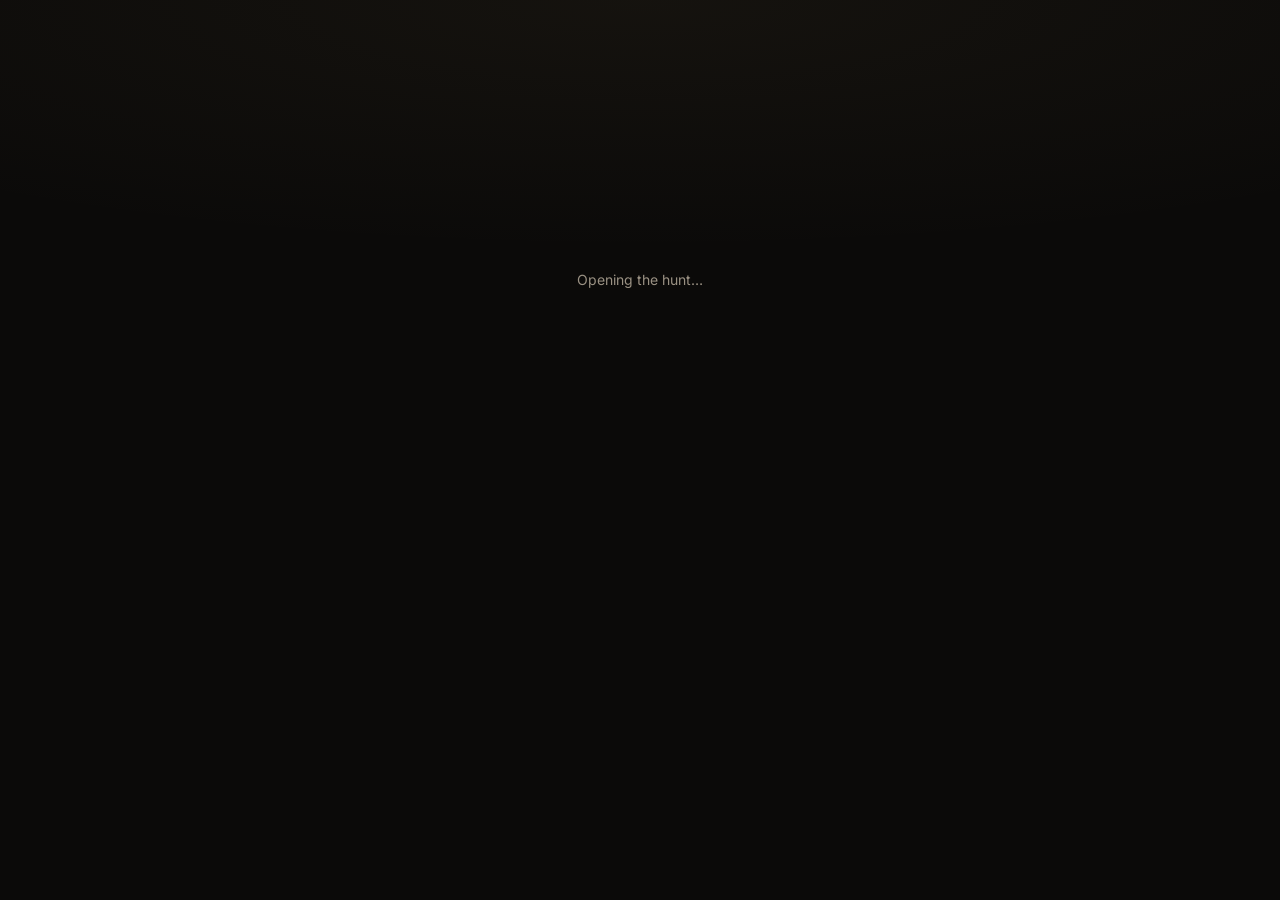
<file: star-hunt/index.html>
<!doctype html>
<html lang="en">
<head>
<meta charset="utf-8">
<meta name="viewport" content="width=device-width, initial-scale=1, viewport-fit=cover">
<meta name="color-scheme" content="dark">
<meta name="theme-color" content="#0b0a09">
<meta name="format-detection" content="telephone=no">
<meta name="description" content="For Unto Us: a Christmas hunt through Isaiah 9:6. Solve each clue, find the hidden card, and write the verse one phrase at a time.">
<title>For Unto Us</title>
<link rel="preload" href="fonts/inter-latin-400-normal.woff2" as="font" type="font/woff2" crossorigin>
<link rel="preload" href="fonts/cormorant-garamond-latin-500-normal.woff2" as="font" type="font/woff2" crossorigin>
<!-- 1. version.js always loads fresh; 2. everything else loads with ?v=<build> -->
<script>document.write('<script src="version.js?t=' + Date.now() + '"><\/script>');</script>
<script>
StarHuntLoad(['css/tokens.css', 'css/base.css', 'css/player.css',
  'config.js', 'hunt.sealed.js', 'seal.js', 'store.js']);
document.write('<link rel="icon" type="image/svg+xml" href="' + StarHuntAsset('img/star.svg') + '">');
</script>
</head>
<body>
<div class="offline" id="offline" role="status" hidden>Reconnecting…</div>
<div class="paused-bar" id="paused-bar" role="status" hidden><b>The hunt is paused.</b> Please wait for the MC.</div>
<main id="app"></main>
<noscript><p class="center-note">This hunt needs JavaScript. Please turn it on and reload the page.</p></noscript>
<script>
'use strict';
(function () {
  const app = document.getElementById('app');
  const offlineBar = document.getElementById('offline');
  const pausedBar = document.getElementById('paused-bar');
  const S = window.StarStore, H = window.HuntSeal;
  const HUNT = H && H.hunt && H.hunt.stationCount ? H.hunt : null;   // public fields only
  const N = HUNT ? HUNT.stationCount : 0;
  const PHRASES = HUNT ? HUNT.phrases : [];
  const REF = (HUNT && HUNT.verse && HUNT.verse.ref) || 'Isaiah 9:6';
  const DEMO = !!S && S.mode === 'demo';

  // ---------- small helpers ----------
  const esc = s => String(s == null ? '' : s).replace(/[&<>"']/g, c => ({ '&': '&amp;', '<': '&lt;', '>': '&gt;', '"': '&quot;', "'": '&#39;' }[c]));
  // Hunt content is typed with straight quotes; show typographic ones (“ ” ‘ ’).
  const smart = s => String(s == null ? '' : s)
    .replace(/(^|[\s([{\u2013\u2014])"/g, '$1\u201C').replace(/"/g, '\u201D')
    .replace(/(^|[\s([{\u2013\u2014])'/g, '$1\u2018').replace(/'/g, '\u2019');
  const nowrap = html => '<span class="nowrap">' + html + '</span>';
  // Scripture references never break inside: "3 Nephi 9:15", "(Matthew 2:8, 12–13)", "Isaiah 9:6–7".
  const REF_RE = /\b(?:[1-4] )?[A-Z][a-z]+ \d+:\d+(?:[–-]\d+)?(?:, ?\d+(?:[–-]\d+)?)*/g;
  // Content text: escaped, with typographic quotes and unbreakable references.
  const tx = s => {
    const t = smart(s);
    let out = '', at = 0;
    t.replace(REF_RE, (m, i) => { out += esc(t.slice(at, i)) + nowrap(esc(m)); at = i + m.length; return m; });
    return out + esc(t.slice(at));
  };
  const $ = sel => app.querySelector(sel);
  const ordinal = n => (S ? S.ordinal(n) : String(n));
  function storage(name) { try { return window[name] || null; } catch (e) { return null; } }
  function sget(st, k) { try { return st ? st.getItem(k) : null; } catch (e) { return null; } }
  function sset(st, k, v) { try { if (st) { if (v == null) st.removeItem(k); else st.setItem(k, v); } } catch (e) {} }

  const gameId = S ? S.gameId : 'x';
  const ME_KEY = 'star-hunt:me:' + gameId;
  const PENDING_KEY = 'star-hunt:pending:' + gameId;
  const LOCK_KEY = 'star-hunt:pin-lock:' + gameId;
  // Who is signed in on this phone. In demo mode each browser tab is its own player.
  const meStore = () => storage(DEMO ? 'sessionStorage' : 'localStorage');

  // ---------- state ----------
  let myId = S ? sget(meStore(), ME_KEY) : null;
  let view = null;      // a screen over the normal flow: register, pin, message, recap, checking
  let pending = sget(storage('sessionStorage'), PENDING_KEY);   // a card scanned before signing in
  let holdCode = null;  // keep a just-finished station on screen until they tap "Show the next clue"
  let fatal = null;     // an environment problem from HuntSeal (no crypto.subtle, no hunt file)
  let busy = null;      // the card code being checked right now
  let seq = 0;          // makes every message view a fresh screen
  let cur = { key: null };
  let station = null;   // the mounted station screen's task state { code, done }
  let hadTree = false, saveErrorUntil = 0;
  const bootAt = Date.now();

  const me = () => (myId && S && S.tree ? S.player(S.tree, myId) : null);
  function writeMe(id) { myId = id || null; sset(meStore(), ME_KEY, myId); }
  function setPending(code) { pending = code || null; sset(storage('sessionStorage'), PENDING_KEY, pending); }

  // ---------- opening sealed content (cached; nothing secret is fetched until it is earned) ----------
  const entries = new Map();   // card code -> station/decoy entry, or null
  const riddles = new Map();   // 'start:<key>' -> clue 1 text, or null
  const inflight = new Set();
  function want(map, key, load) {
    if (map.has(key)) return map.get(key);
    if (!inflight.has(key)) {
      inflight.add(key);
      Promise.resolve().then(load)
        .then(v => { map.set(key, v); }, err => { fatal = err || new Error('open failed'); })
        .then(() => { inflight.delete(key); render(); });
    }
    return undefined;   // still opening
  }
  const entryFor = code => want(entries, code, () => H.openCard(code));
  // The riddle for clue n: clue 1 opens with the MC's start key, every later clue comes from the previous card.
  function riddleFor(t, prog) {
    if (prog.n === 1) {
      const k = S.startKey(t);
      if (!k) return null;
      return want(riddles, 'start:' + k, () => H.openStart(k).then(r => (r && r.clue) || null));
    }
    const e = entryFor(prog.prevCode);
    if (e === undefined) return undefined;
    return (e && e.nextClue) || null;
  }

  // ---------- shared markup ----------
  const CHEV = '<svg class="chev" width="8" height="14" viewBox="0 0 8 14" fill="none" aria-hidden="true"><path d="M1 1l6 6-6 6" stroke="currentColor" stroke-width="1.4"/></svg>';
  const demoNote = () => (DEMO ? '<p class="demo-note">Demo mode: only screens in this browser are connected.</p>' : '');
  const switchLink = () => '<div class="switch"><button class="btn btn--quiet btn--small-text" type="button" data-act="switch">Not you? Switch player</button></div>';
  const membersLine = p => (p.team && p.members.length ? '<p class="members">' + esc(p.members.join(', ')) + '</p>' : '');

  // ---------- pause and end (the store's helpers; a plain reading of meta if this store predates them) ----------
  const metaOf = t => (t && S.meta(t)) || {};
  const isPaused = t => !!t && (typeof S.isPaused === 'function' ? !!S.isPaused(t) : !!metaOf(t).paused);
  const isEnded = t => !!t && (typeof S.isEnded === 'function' ? !!S.isEnded(t) : !!metaOf(t).ended);
  const revealAt = t => (!t ? null : typeof S.revealAt === 'function' ? S.revealAt(t) || null : (metaOf(t).reveal || {}).at || null);
  // The results order: finishers by finish time, then everyone else by the race order.
  function finalStandings(t) {
    if (typeof S.finalStandings === 'function') return S.finalStandings(t) || [];
    return S.standings(t).map((p, i) => ({ id: p.id, place: i + 1, name: p.name, members: p.members, team: p.team, solved: p.solved.length, finishedAt: p.finishedAt || null }));
  }
  const solvedCount = e => Math.min(N, typeof e.solved === 'number' ? e.solved : Array.isArray(e.solved) ? e.solved.length : +e.solvedCount || 0);
  const PAUSED_MSG = 'The hunt is paused. Please wait for the MC.';
  const ENDED_MSG = 'The hunt has ended. Look at the TV.';
  // Why nobody can make progress right now ('' when they can). The end wins over a pause.
  const blockedMsg = t => (isEnded(t) ? ENDED_MSG : isPaused(t) ? PAUSED_MSG : '');
  // A task step tried while paused (a tap that beat the screen): say why, and change nothing.
  function refuseTask(fb) {
    const why = blockedMsg(S.tree);
    if (!why) return false;
    const box = fb && fb.closest('.task');
    if (!(why === PAUSED_MSG && box && box.querySelector('.paused-note'))) setFb(fb, '', why);   // said once, not twice
    return true;
  }

  function placeHtml(t, p) {
    if (!p || !S.started(t)) return '';
    const place = S.place(t, p.id);
    if (!place) return '';
    return p.finishedAt
      ? '<span class="sr-only">Your place: </span>Finished <b>' + ordinal(place) + '</b>'
      : '<span class="sr-only">Your place: </span><b>' + ordinal(place) + '</b> of ' + S.players(t).length;
  }
  function appbar(t, p) {
    return '<header class="appbar"><span class="appbar-name">' + esc(p.name) + '</span><span class="appbar-place" id="place">' + placeHtml(t, p) + '</span></header>';
  }
  function backbar(t, p, label) {
    return '<header class="appbar appbar--back"><button class="appbar-back" type="button" data-act="back"><span class="chev" aria-hidden="true">‹</span> ' + esc(label) +
      '</button><span class="appbar-place" id="place">' + placeHtml(t, p) + '</span></header>';
  }
  function backLabel(t, p) {
    if (!p || !S.started(t)) return 'Back';
    const prog = S.progress(p, N);
    if (holdCode || prog.stage === 'station') return 'Back to your station';
    return prog.stage === 'clue' ? 'Back to your clue' : 'Back';
  }

  // The verse on the wall: written phrases in ink, the newest in gilt, the next one ghosted and underlined.
  // Short phrases (the names of Christ) never break inside: not "The everlasting / Father,".
  const phCls = (ph, more) => 'ph' + (ph.length <= 24 ? ' nb' : '') + (more ? ' ' + more : '');
  // `over`: the hunt has ended, so there is no next phrase to point to.
  function wallHtml(written, after, over) {
    const spans = PHRASES.map((ph, i) => {
      if (i < written) return '<span class="' + phCls(ph, i === written - 1 ? 'is-newest' : '') + '">' + esc(ph) + '</span>';
      if (i === written && !over) return '<span class="' + phCls(ph, 'is-next') + '"><u>' + esc(ph) + '</u></span>';
      return '<span class="' + phCls(ph, 'is-open') + '">' + esc(ph) + '</span>';
    }).join(' ');
    const sr = written === 0
      ? 'Tonight you will write ' + REF + ', one phrase at a time. First: ' + PHRASES[0]
      : 'Your verse so far: ' + PHRASES.slice(0, written).join(' ') + (written < N && !over ? ' Next: ' + PHRASES[written] : '');
    return '<section class="wall" aria-labelledby="wall-h">' +
      '<div class="wall-head"><span class="label label--gilt" id="wall-h">' + esc(REF) + '</span><span class="label">' + written + ' of ' + N + ' written</span></div>' +
      '<p class="wall-verse" aria-hidden="true">' + spans + '</p><p class="sr-only">' + esc(sr) + '</p>' + (after || '') + '</section>';
  }
  function ticksHtml(state) {   // state(i) -> '' | 'on' | 'now'
    let s = '';
    for (let i = 0; i < N; i++) { const c = state(i); s += c ? '<i class="' + c + '"></i>' : '<i></i>'; }
    return '<div class="ticks" style="--n:' + N + '" aria-hidden="true">' + s + '</div>';
  }
  const lenClass = ph => (ph.length <= 16 ? 's' : ph.length <= 30 ? 'm' : ph.length <= 80 ? 'l' : 'xl');
  function earnedHtml(n, label, ticks) {
    const phrase = PHRASES[n - 1] || '';
    const prev = n > 1 ? PHRASES[n - 2] : '';
    return '<section class="earned" aria-label="' + (label === 'Added to your verse' ? 'Phrase added to your verse' : 'Phrase already in your verse') + '">' +
      '<div class="earned-head"><span class="label label--gilt">' + label + '</span><span class="label">' + n + ' of ' + N + '</span></div>' +
      (prev ? '<p class="earned-ctx">' + (n > 2 ? '…' : '') + esc(prev) + '</p>' : '') +
      '<p class="earned-phrase" data-len="' + lenClass(phrase) + '">' + esc(phrase) + '</p>' + ticks + '</section>';
  }
  // The credit line under a painting ("Bible Videos · Courtesy of The Church of Jesus Christ of Latter-day Saints").
  // A credit that starts with the painting's title again ("Title (Bible Videos) · Courtesy of …") loses it: the
  // work line above already shows the title. The Church's name never breaks, and "·" never starts a line.
  function creditHtml(a) {
    let c = smart(a && a.credit).trim();
    const title = smart(a && a.title).trim();
    if (title && c.indexOf(title) === 0) c = c.slice(title.length).trim().replace(/^\(([^()]*)\)/, '$1').replace(/^[\s,·–—-]+/, '');
    return tx(c).replace(/ · /g, ' · ').replace(/Latter-day Saints/g, nowrap('Latter-day Saints'));
  }
  // A painting, never cropped. If the file is missing, the figure and its label quietly go away.
  function plateHtml(art) {
    if (!art || !art.src) return '';
    const w = +art.w || 0, h = +art.h || 0;
    const portrait = w && h && h / w > 1.15;
    const work = [art.artist ? tx(art.artist) : '', art.title ? '<i>' + tx(art.title) + '</i>' : '', art.year ? esc(art.year) : ''].filter(Boolean).join(', ');
    const credit = creditHtml(art);
    return '<figure class="plate' + (portrait ? ' plate--portrait' : '') + '"><img src="' + esc(StarHuntAsset(art.src)) + '"' +
      (w && h ? ' width="' + w + '" height="' + h + '"' : '') + ' alt="' + esc(art.alt || '') + '" decoding="async" onerror="artFail(this)"></figure>' +
      (work || credit ? '<div class="object-label">' + (work ? '<span class="work">' + work + '</span>' : '') +
        (credit ? '<span class="credit">' + credit + '</span>' : '') + '</div>' : '');
  }
  window.artFail = function (img) {
    const fig = img.closest('figure');
    if (!fig) return;
    if (fig.classList.contains('cover')) {
      fig.classList.add('cover--bare'); img.remove();
      const credit = app.querySelector('.cover-credit');
      if (credit) credit.remove();
      return;
    }
    const label = fig.nextElementSibling;
    if (label && label.classList.contains('object-label')) label.remove();
    fig.remove();
  };
  const scriptureHtml = x => '<figure class="scripture scripture--' + (x.bom ? 'bom' : 'bible') + '"><figcaption class="vol">' + (x.bom ? 'The Book of Mormon' : 'The Holy Bible') +
    '</figcaption><blockquote>' + tx(x.text) + '</blockquote><cite>' + esc(x.ref) + '</cite></figure>';
  function scripturesHtml(list) {
    if (!list || !list.length) return '';
    return '<div class="scriptures">' + list.map(scriptureHtml).join('') + '</div>';
  }
  const giftsList = gifts => '<ul class="gifts">' + gifts.map(g => '<li>' + esc(g) + '</li>').join('') + '</ul>';
  // Store writes apply on this phone at once and resolve when saved (a failed save raises 'star-store-error').
  // A refusal (err.code, e.g. 'no-player' after the MC removed this player) means our copy was out of date:
  // draw the screen again from the current game.
  function settle(pr) {
    if (pr && typeof pr.catch === 'function') pr.catch(err => { if (err && err.code) render(); });
    return pr;
  }
  function setFb(el, tone, text) {
    if (!el) return;
    el.className = 'feedback' + (tone ? ' is-' + tone : '');
    el.textContent = text || '';
  }

  // ---------- screens ----------
  // Each screen: { key, cls, html(), mount(), update() }. A screen is rebuilt only when its key changes;
  // otherwise update() touches just the live parts, so typing and half-done tasks are never wiped.

  function loadingScreen() {
    const slow = !DEMO && Date.now() - bootAt > 6000;
    return {
      key: 'loading:' + slow,
      html: () => '<p class="loading-note" role="status">' + (slow ? 'Still connecting… Check your Wi-Fi.' : 'Opening the hunt…') + '</p>',
    };
  }

  function problemScreen(kind) {
    const p = me();
    const copy = {
      'insecure-context': ['Can’t open the hunt here', 'This page needs its secure address', 'Open the hunt from its https:// link or scan the code on the TV, then try again.'],
      'no-hunt': ['The hunt didn’t load', 'Something didn’t finish loading', 'Reload the page to try again. If it keeps happening, ask the MC.'],
      stale: ['Check with the MC', 'This card no longer opens', 'The hunt was changed after you found this card. Ask the MC to clear your progress, then start again.'],
      other: ['Something went wrong', 'The hunt couldn’t open', 'Reload the page to try again. If it keeps happening, ask the MC.'],
    }[kind] || [];
    return {
      key: 'problem:' + kind,
      html: () => (p && S.tree ? appbar(S.tree, p) : '') +
        '<section class="section section--message"><p class="label">' + copy[0] + '</p><h1 class="h-page">' + copy[1] + '</h1><p class="text">' + copy[2] + '</p></section>' +
        '<div class="actions"><button class="btn btn--primary btn--block" type="button" data-act="reload">Reload</button></div>' +
        (p ? switchLink() : '') + demoNote(),
    };
  }

  // Welcome: who's playing?
  let welcomeShown = { roster: '', pending: false };   // what the mounted welcome screen shows (kept out of the DOM)
  function rosterSig(t) { return JSON.stringify(S.players(t).map(p => [p.id, p.name, p.team, p.members])); }
  function rosterHtml(t) {
    const list = S.players(t).sort((a, b) => a.name.localeCompare(b.name, undefined, { sensitivity: 'base' }));
    if (!list.length) return '<li class="roster-empty">Nobody yet. Be the first to sign up.</li>';
    return list.map(x => '<li><button class="roster-row" type="button" data-act="pick" data-id="' + esc(x.id) + '">' +
      '<span><span class="name">' + esc(x.name) + '</span>' + (x.team && x.members.length ? '<span class="members">' + esc(x.members.join(', ')) + '</span>' : '') + '</span>' +
      '<span class="kind">' + (x.team ? 'Team' : 'Solo') + '</span>' + CHEV + '</button></li>').join('');
  }
  const pendingHtml = () => (pending
    ? '<section class="notice fade-in" aria-labelledby="pend-h"><p class="label" id="pend-h">Card scanned</p><p>Sign in or sign up to use the card you just scanned.</p></section>' : '');
  // The fixed join bar must never cover the last roster row: the welcome screen's bottom padding follows the
  // bar's real height (it grows with large text, zoom and the phone's safe area). See #app.app--welcome in player.css.
  let barWatch = null;
  function watchJoinbar() {
    const bar = $('.joinbar');
    if (!bar) return;
    const fit = () => document.documentElement.style.setProperty('--joinbar-h', Math.ceil(bar.getBoundingClientRect().height) + 'px');
    fit();
    if (window.ResizeObserver) { barWatch = new ResizeObserver(fit); barWatch.observe(bar); }
  }
  function welcomeScreen(t) {
    const c = HUNT.cover;
    const work = c ? [c.artist ? tx(c.artist) : '', c.title ? '<i>' + tx(c.title) + '</i>' : ''].filter(Boolean).join(', ') : '';
    const credit = c ? creditHtml(c) : '';
    const cover = c && c.src
      ? '<figure class="cover"><img src="' + esc(StarHuntAsset(c.src)) + '"' + (c.w && c.h ? ' width="' + c.w + '" height="' + c.h + '"' : '') +
        ' alt="' + esc(c.alt || '') + '" onerror="artFail(this)"><span class="wordmark">' + esc(HUNT.title) + '</span></figure>' +
        (work || credit ? '<p class="cover-credit">' + (work ? '<span class="work">' + work + ' (detail)</span>' : '') +
          (credit ? '<span class="credit">' + credit + '</span>' : '') + '</p>' : '')
      : '<figure class="cover cover--bare"><span class="wordmark">' + esc(HUNT.title) + '</span></figure>';
    return {
      key: 'welcome',
      cls: 'app--welcome',
      html: () => cover +
        '<header class="masthead"><p class="label label--gilt">A Christmas hunt through ' + nowrap(esc(REF)) + '</p>' +
        '<h1 class="h-display">For unto us <em>a child is&nbsp;born</em></h1>' +
        '<p class="intro">Solve each clue, find the hidden card and scan it. Each card writes the next words of ' + nowrap(esc(REF)) + '.</p></header>' +
        '<div id="pending-slot" aria-live="polite">' + pendingHtml() + '</div>' +
        '<div class="roster-head"><h2 class="h-section">Who’s playing?</h2><span class="label" id="joined">' + S.players(t).length + ' joined</span></div>' +
        '<ol class="roster" id="roster">' + rosterHtml(t) + '</ol>' + demoNote() +
        '<section class="joinbar" aria-label="Sign up"><p><b>New tonight?</b> Sign up on your own or as a team.</p>' +
        '<div class="joinbar-actions"><button class="btn btn--primary" type="button" data-act="register" data-team="0">Play solo</button>' +
        '<button class="btn btn--secondary" type="button" data-act="register" data-team="1">Make a team</button></div></section>',
      mount() { welcomeShown = { roster: rosterSig(t), pending: !!pending }; watchJoinbar(); },
      update() {
        const t2 = S.tree, sig = rosterSig(t2);
        if (welcomeShown.roster !== sig) { $('#roster').innerHTML = rosterHtml(t2); welcomeShown.roster = sig; }
        $('#joined').textContent = S.players(t2).length + ' joined';
        if (welcomeShown.pending !== !!pending) { $('#pending-slot').innerHTML = pendingHtml(); welcomeShown.pending = !!pending; }
      },
    };
  }

  function registerScreen(v) {
    const team = !!v.team;
    return {
      key: 'register:' + team,
      html: () => backbar(S.tree, null, 'Back') +
        '<section class="section"><h1 class="h-page">' + (team ? 'Make a team' : 'New player') + '</h1>' +
        '<p class="prompt">' + (team ? 'Name your team and list who’s on it.' : 'Pick a name everyone will recognise.') + '</p>' +
        '<form id="reg-form" novalidate>' +
        '<label class="field-label">' + (team ? 'Team name' : 'Your name') +
          ' <input class="field" name="name" placeholder="' + (team ? 'Mom &amp; Ellie' : 'Ryan') + '" autocomplete="off" autocapitalize="words" maxlength="40" enterkeyhint="next"></label>' +
        (team ? '<label class="field-label">Who’s on the team? <input class="field" name="members" placeholder="Mom, Ellie" autocomplete="off" autocapitalize="words" maxlength="120" enterkeyhint="next" aria-describedby="members-help"></label>' +
          '<p class="help" id="members-help">Separate names with commas</p>' : '') +
        '<label class="field-label">Choose a 4-digit PIN' + (team ? ' for the team' : '') +
          ' <input class="field field--pin" name="pin" type="text" placeholder="····" inputmode="numeric" pattern="[0-9]*" maxlength="4" autocomplete="off" enterkeyhint="done" aria-describedby="pin-help"></label>' +
        '<p class="help" id="pin-help">You’ll need it to sign back in on another phone or later tonight.</p>' +
        '<p class="feedback" id="reg-fb" aria-live="polite"></p>' +
        '<button class="btn btn--primary btn--block" type="submit">' + (team ? 'Make our team' : 'Join the hunt') + '</button></form></section>' + demoNote(),
    };
  }

  function pinScreen(x) {
    return {
      key: 'pin:' + x.id,
      html: () => backbar(S.tree, null, 'Back') +
        '<section class="section section--pin"><p class="label">Welcome back</p><h1 class="h-page">' + esc(x.name) + '</h1>' + membersLine(x) +
        '<p class="prompt" id="pin-prompt">Enter your 4-digit PIN.</p>' +
        '<form class="pin-row" id="pin-form" novalidate><input class="field field--pin" name="pin" type="text" placeholder="····" inputmode="numeric" pattern="[0-9]*" maxlength="4" autocomplete="off" enterkeyhint="go" aria-label="PIN" aria-describedby="pin-prompt pin-fb">' +
        '<button class="btn btn--primary" type="submit">Go</button></form>' +
        '<p class="feedback" id="pin-fb" aria-live="polite"></p>' +
        '<p class="forgot">Forgot it? Ask the MC to reset your PIN.</p></section>' + demoNote(),
      mount() { const lock = pinLock(); if (lock.until > Date.now()) lockPinForm(lock.until); else { const f = $('#pin-form'); f.pin.focus({ preventScroll: true }); } },
      focus: 'none',
    };
  }

  function waitingScreen(t, p) {
    const intro = HUNT.intro ? '<section class="section section--intro"><p class="label">Before you begin</p><p class="text">' + esc(HUNT.intro) + '</p></section>' : '';
    const countHtml = t2 => { const n = S.players(t2).length; return 'Waiting for the MC to start the hunt. <b>' + n + '</b>&nbsp;' + (n === 1 ? 'player has' : 'players have') + ' joined so far.'; };
    return {
      key: 'waiting:' + p.id,
      html: () => appbar(t, p) +
        '<section class="section section--waiting"><p class="label label--gilt">You’re in</p><h1 class="h-display">' + esc(p.name) + '</h1>' + membersLine(p) +
        '<p class="text" id="wait-count">' + countHtml(t) + '</p></section>' +
        wallHtml(0, '<p class="wall-after">Tonight you’ll write it, one phrase at a time.</p>') + intro +
        '<p class="center-note">Keep this page open. Your first clue will appear here.</p>' + switchLink() + demoNote(),
      update() { $('#wait-count').innerHTML = countHtml(S.tree); },
    };
  }

  // Clue: the riddle, plus only what the MC has released for this clue (live).
  const HELP_KINDS = [['hint1', 'Hint'], ['hint2', 'Stronger hint'], ['kids', 'Little ones']];
  // `live`: the MC released something while this clue was on screen. If it lands out of sight (the riddle is
  // long), bring it into view, unless they are typing a code.
  function syncReleases(rel, live) {
    const openSlot = $('#open-slot'), relSlot = $('#rel-slot');
    if (!openSlot || !relSlot) return;
    let added = null;
    // Opened: hiding spot + code, between the wall and the clue.
    const o = rel.open && rel.open.code ? rel.open : null;
    const sig = o ? o.code + '\n' + (o.hide || '') : '';
    if (openSlot.dataset.sig !== sig) {
      openSlot.dataset.sig = sig;
      openSlot.innerHTML = o
        ? '<section class="notice fade-in" aria-labelledby="open-h"><p class="label" id="open-h">Opened by the MC</p>' +
          (o.hide ? '<p>The card for this clue was hidden here: ' + tx(o.hide) + '</p>' : '<p>The MC opened this clue for you.</p>') +
          '<p class="code" aria-label="Code ' + esc(o.code.split('').join(' ')) + '">' + esc(o.code) + '</p>' +
          '<button class="btn btn--primary" type="button" data-act="use" data-code="' + esc(o.code) + '">Use this code</button></section>'
        : '';
      if (o) added = openSlot.firstElementChild;
    }
    // Hints and the little-ones line, under the riddle, always in the same order.
    let note = relSlot.querySelector('.notice');
    const any = HELP_KINDS.some(([k]) => rel[k] != null && rel[k] !== '');
    if (!any) { if (note) note.remove(); }
    else {
      if (!note) {
        relSlot.innerHTML = '<section class="notice notice--inset" aria-labelledby="rel-h"><p class="label" id="rel-h">Released by the MC</p></section>';
        note = relSlot.querySelector('.notice');
      }
      HELP_KINDS.forEach(([k, label], i) => {
        let item = note.querySelector('[data-kind="' + k + '"]');
        const text = rel[k] == null ? '' : smart(rel[k]);
        if (!text) { if (item) item.remove(); return; }
        if (item) { const tp = item.lastElementChild; if (tp.textContent !== text) tp.innerHTML = tx(rel[k]); return; }
        item = document.createElement('div');
        item.className = 'notice-item fade-in';
        item.dataset.kind = k;
        item.innerHTML = '<p class="label">' + label + '</p><p>' + tx(rel[k]) + '</p>';
        const later = HELP_KINDS.slice(i + 1).map(([k2]) => note.querySelector('[data-kind="' + k2 + '"]')).find(Boolean);
        note.insertBefore(item, later || null);
        added = added || item;
      });
    }
    const typing = document.activeElement && document.activeElement.matches && document.activeElement.matches('input, textarea');
    if (live && added && !typing) {
      const r = added.getBoundingClientRect();
      if (r.top < 0 || r.bottom > window.innerHeight) added.scrollIntoView({ block: 'nearest' });
    }
  }
  function clueScreen(t, p, prog, riddle) {
    // The MC has shared clue 1's key but it doesn't open here: this page holds an older hunt file than the
    // MC's (the hunt was resealed after it was opened). Reloading fetches the new one.
    const stale = prog.n === 1 && !riddle && !!S.startKey(t);
    const riddleHtml = riddle
      ? '<p class="riddle">' + tx(riddle) + '</p>'
      : stale
        ? '<p class="riddle-wait">This page is out of date, so clue 1 can’t open here. Reload the page to get it. If it still doesn’t open, ask the MC.</p>' +
          '<button class="btn btn--primary btn--block" type="button" data-act="reload">Reload</button>'
        : '<p class="riddle-wait">' + (prog.n === 1 ? 'Waiting for the MC to share the first clue. It will appear here in a moment.' : 'This clue didn’t open. Ask the MC for help.') + '</p>';
    return {
      key: 'clue:' + p.id + ':' + prog.n + ':' + (riddle ? 1 : stale ? 'stale' : 0),
      html: () => appbar(t, p) + wallHtml(prog.written) +
        '<div id="open-slot" aria-live="polite"></div>' +
        '<section class="clue" aria-labelledby="clue-h"><h1 class="label" id="clue-h">Clue ' + prog.n + ' of ' + N + '</h1>' + riddleHtml +
        '<div id="rel-slot" aria-live="polite"></div></section>' +
        '<section class="entry" aria-label="Enter a card code"><p class="entry-lead"><b>Found the card?</b> Scan it with your camera, or type its code.</p>' +
        '<form class="pair" id="code-form" novalidate><input class="field field--code" name="code" placeholder="CODE" maxlength="8" autocomplete="off" autocapitalize="characters" autocorrect="off" spellcheck="false" enterkeyhint="go" aria-label="Card code" aria-describedby="code-fb">' +
        '<button class="btn btn--primary" type="submit">Open</button></form><p class="feedback" id="code-fb" aria-live="polite"></p></section>' +
        switchLink() + demoNote(),
      mount() { syncReleases(S.releaseFor(t, prog.n)); },
      update() { $('#place').innerHTML = placeHtml(S.tree, me()); syncReleases(S.releaseFor(S.tree, prog.n), true); },
    };
  }

  // Station: painting, the phrase just written, story, scriptures, ponder, then the group task.
  function articleHtml(e, label) {
    return '<article class="station"><p class="label">' + label + '</p><h1 class="h-page">' + tx(e.title) + '</h1>' +
      (e.story ? '<p class="story">' + tx(e.story) + '</p>' : '') + scripturesHtml(e.scriptures) +
      (e.ponder ? '<aside class="ponder"><p class="label">Ponder</p><p>' + tx(e.ponder) + '</p></aside>' : '') + '</article>';
  }
  const TASK_KIND = { order: 'Put in order', word: 'Fill the blank', together: 'Together', gifts: 'Gifts' };
  const TASK_TITLE = { order: 'Put the words in order', word: 'Find the missing word', together: 'Before you go on', gifts: 'Gifts for Him' };
  const NEXT_NOTE = { order: 'Opens when the words are in order', word: 'Opens when you answer together', together: 'Opens when you’re done', gifts: 'Opens when you’ve added your gifts' };
  // Prompts may mark the missing word with a run of underscores; draw it as a blank.
  const promptHtml = text => tx(text).replace(/_{3,}/g, '<span class="blank" aria-label="blank"></span>');
  function taskHtml(c, p, done) {
    const type = TASK_KIND[c.type] ? c.type : 'together';
    let body = '';
    if (done) body = '<p class="task-done">' + (type === 'gifts' ? 'He will treasure them.' : 'Done. Your verse has its next words.') + '</p>' +
      (type === 'gifts' && p.gifts.length ? giftsList(p.gifts) : '');
    else if (type === 'order') {
      body = '<p class="built" id="built" aria-live="polite"></p><div class="tiles" id="tiles"></div><p class="task-status" id="task-status"></p><p class="feedback" id="task-fb" aria-live="polite"></p>';
    } else if (type === 'word') {
      const numeral = (c.answers || []).some(a => /\d/.test(a));
      body = '<form class="pair" id="word-form" novalidate><input class="field" name="answer" placeholder="Your answer" autocomplete="off" autocapitalize="off" autocorrect="off" spellcheck="false" enterkeyhint="done" aria-label="Your answer" aria-describedby="task-fb">' +
        '<button class="btn btn--primary" type="submit">Check</button></form>' + (numeral ? '<p class="help">Any spelling is fine. Numbers work too.</p>' : '') +
        '<p class="feedback" id="task-fb" aria-live="polite"></p>';
    } else if (type === 'gifts') {
      body = '<form class="pair" id="gift-form" novalidate><input class="field" name="gift" placeholder="My gift to Him…" maxlength="80" autocomplete="off" enterkeyhint="enter" aria-label="Your gift">' +
        '<button class="btn btn--primary" type="submit">Add</button></form><p class="feedback" id="task-fb" aria-live="polite"></p>' +
        '<ul class="gifts" id="gift-list"></ul><button class="btn btn--secondary btn--block" type="button" id="gifts-done" disabled>We’ve added our gifts</button>';
    } else {
      body = '<button class="btn btn--secondary btn--block" type="button" id="together-btn">' + tx(c.button || 'We did it') + '</button>';
    }
    return '<section class="task" aria-labelledby="task-h"><div class="task-head"><span class="label label--gilt">Together</span><span class="label">' + TASK_KIND[type] + '</span></div>' +
      '<h2 class="h-task" id="task-h">' + tx(c.title || TASK_TITLE[type]) + '</h2>' + (c.prompt ? '<p class="prompt" id="task-prompt">' + promptHtml(c.prompt) + '</p>' : '') +
      '<div class="task-body" id="task-body">' + body + '</div></section>';
  }
  function stationScreen(t, p, e) {
    const solved = p.solved.indexOf(e.code) >= 0;
    const last = e.n >= N;
    const c = e.challenge && e.challenge.type ? e.challenge : null;
    const type = c && TASK_KIND[c.type] ? c.type : 'together';
    return {
      key: 'station:' + p.id + ':' + e.code,
      html: () => plateHtml(e.art) +
        earnedHtml(e.n, 'Added to your verse', ticksHtml(i => (i < e.n - 1 ? 'on' : i === e.n - 1 ? 'now' : ''))) +
        articleHtml(e, 'Station ' + e.n) + (c ? taskHtml(c, p, solved) : '') +
        '<div class="next"><button class="btn btn--primary btn--block" type="button" id="next-btn" data-act="next"' + (c && !solved ? ' disabled aria-describedby="next-note"' : '') + '>' +
        (last ? 'Finish' : 'Show the next clue') + '</button>' + (c && !solved ? '<p class="next-note" id="next-note">' + NEXT_NOTE[type] + '</p>' : '') + '</div>' + demoNote(),
      mount() {
        station = { code: e.code, done: solved || !c };
        if (!c) { if (!solved) { holdCode = e.code; settle(S.solveCard(myId, e, N)); } return; }
        if (!solved) mountTask(c, e);
      },
      update() {
        const p2 = me();
        if (station && station.code === e.code && !station.done && station.drawGifts) station.drawGifts();   // teammates' gifts, live
        // A teammate finished this task on another phone: show it done instead of leaving them stuck.
        if (station && station.code === e.code && !station.done && p2 && p2.solved.indexOf(e.code) >= 0) {
          station.done = true; holdCode = e.code;
          const body = $('#task-body');
          const inTask = !!body && body.contains(document.activeElement);   // typing the answer, on a tile…
          if (body) body.innerHTML = '<p class="task-done">Your team finished this on another phone.</p>' + (type === 'gifts' && p2.gifts.length ? giftsList(p2.gifts) : '');
          enableNext(inTask);
        }
      },
    };
  }
  // Open the next button. The task's controls are gone, so if focus went with them, it moves to the button
  // (a screen reader would otherwise be dropped at the top of the page). `fromTask`: focus was in the task.
  // When a teammate finishes on another phone, a player reading the story (focus on the page itself) stays put.
  function enableNext(fromTask) {
    const btn = $('#next-btn'), note = $('#next-note');
    if (btn) { btn.disabled = false; btn.removeAttribute('aria-describedby'); }
    if (note) note.remove();
    const a = document.activeElement;
    if (btn && fromTask && (!a || a === document.body || !a.isConnected || a.disabled)) {
      btn.focus({ preventScroll: true });
      if (btn.getBoundingClientRect().bottom > window.innerHeight) btn.scrollIntoView({ block: 'nearest' });
    }
  }
  // The task's success line, in a live region so screen readers announce it (filled a moment after it is added).
  function doneNote(after, text) {
    const el = document.createElement('p');
    el.className = 'task-done';
    el.setAttribute('role', 'status');
    after.after(el);
    setTimeout(() => { el.textContent = text; }, 60);
  }
  // The group task is done: write the phrase, keep the station on screen, and open the next button.
  function taskDone(e) {
    if (!station || station.code !== e.code || station.done) return;
    station.done = true;
    holdCode = e.code;
    settle(S.solveCard(myId, e, N));
    enableNext(true);
  }
  function shuffled(items) {
    const a = items.map((t, i) => ({ t, i }));
    for (let tries = 0; tries < 12; tries++) {
      for (let i = a.length - 1; i > 0; i--) { const j = Math.floor(Math.random() * (i + 1)); [a[i], a[j]] = [a[j], a[i]]; }
      if (a.length < 2 || a.some((x, k) => x.i !== k)) break;
    }
    return a;
  }
  function mountTask(c, e) {
    const fb = $('#task-fb');
    if (c.type === 'order') {
      const items = (c.items || []).map(String);
      let placed = 0;
      const built = $('#built'), tiles = $('#tiles'), status = $('#task-status');
      const draw = () => {
        const left = items.length - placed;
        let slots = '';
        for (let k = 0; k < Math.min(left, 3); k++) slots += '<span class="slot' + (k === 0 ? ' now' : '') + '" aria-hidden="true"></span>';
        built.innerHTML = esc(items.slice(0, placed).join(' ')) + (placed && left ? ' ' : '') + slots;
        status.textContent = placed + ' of ' + items.length + ' in place';
      };
      tiles.innerHTML = shuffled(items).map(x => '<button class="tile" type="button">' + esc(x.t) + '</button>').join('');
      draw();
      tiles.addEventListener('click', ev => {
        const tile = ev.target.closest('.tile');
        if (!tile || placed >= items.length || refuseTask(fb)) return;
        if (tile.textContent === items[placed]) {
          tile.remove(); placed++; setFb(fb, '', '');
          draw();
          if (placed === items.length) {
            built.classList.add('is-done'); tiles.remove();
            setFb(fb, 'good', 'That’s it.');
            taskDone(e);
          } else {
            const next = tiles.querySelector('.tile');
            if (next && document.activeElement === document.body) next.focus({ preventScroll: true });
          }
        } else {
          tile.classList.add('is-wrong');
          setTimeout(() => tile.classList.remove('is-wrong'), 1200);
          setFb(fb, 'bad', 'Not that one yet. Look at the scripture above.');
        }
      });
    } else if (c.type === 'word') {
      const form = $('#word-form');
      const clean = s => String(s || '').toLowerCase().replace(/[^a-z0-9]/g, '');
      // The verse the blank quotes, when the prompt names it right after the quotation ("…thy ____ …" (Genesis 28:14)).
      // It is often not among the scriptures on the screen, so a wrong answer points there instead.
      const quoted = (String(c.prompt || '').match(/_{3,}[^"“”]*["”]\s*\(([^()]*\d+:\d+[^()]*)\)/) || [])[1];
      const wrong = quoted ? 'Not quite. Look it up in ' + quoted.trim().replace(/ /g, ' ') + '.' : 'Not quite. The scriptures above can help.';
      form.answer.addEventListener('input', () => form.answer.removeAttribute('aria-invalid'));
      form.addEventListener('submit', ev => {
        ev.preventDefault();
        if (refuseTask(fb)) return;
        const raw = form.answer.value.trim(), guess = clean(raw);
        if (!guess) { setFb(fb, 'bad', 'Type your answer first.'); form.answer.focus(); return; }
        if ((c.answers || []).some(a => clean(a) === guess)) {
          form.answer.disabled = true; form.answer.removeAttribute('aria-invalid');
          const btn = form.querySelector('button'); if (btn) btn.remove();
          const blank = $('#task-prompt .blank');
          if (blank) { blank.textContent = String((c.answers || [])[0] || raw); blank.classList.add('is-filled'); blank.removeAttribute('aria-label'); }
          setFb(fb, 'good', 'Yes.');
          taskDone(e);
        } else {
          form.answer.setAttribute('aria-invalid', 'true');
          setFb(fb, 'bad', wrong);
        }
      });
    } else if (c.type === 'gifts') {
      const form = $('#gift-form'), list = $('#gift-list'), fin = $('#gifts-done');
      // The list is the player's gifts in the game, so gifts a teammate adds on another phone appear here too.
      const mine = () => { const p = me(); return p ? p.gifts : []; };
      const draw = () => {
        const html = mine().map(g => '<li>' + esc(g) + '</li>').join('');
        if (list.innerHTML !== html) list.innerHTML = html;
        fin.disabled = !mine().length;
      };
      station.drawGifts = draw;
      draw();
      form.addEventListener('submit', ev => {
        ev.preventDefault();
        if (refuseTask(fb)) return;
        const g = form.gift.value.trim().replace(/\s+/g, ' ').slice(0, 80);
        if (!g) { setFb(fb, 'bad', 'Write a gift first.'); form.gift.focus(); return; }
        settle(S.addGift ? S.addGift(myId, g) : S.setGifts(myId, mine().concat(g)));
        form.gift.value = '';
        setFb(fb, '', '');
        draw();
      });
      fin.addEventListener('click', () => {
        if (!mine().length || refuseTask(fb)) return;
        station.drawGifts = null;
        doneNote(fin, 'He will treasure them.');
        form.remove(); fin.remove(); fb.remove();
        taskDone(e);
      });
    } else {
      const btn = $('#together-btn');
      btn.addEventListener('click', () => {
        if (refuseTask($('#task-fb'))) return;
        doneNote(btn, 'Thank you.');
        btn.remove();
        taskDone(e);
      });
    }
  }

  // Recap: an earlier card, scanned again.
  function recapScreen(t, p, e, k) {
    return {
      key: 'recap:' + k,
      html: () => backbar(t, p, backLabel(t, p)) + plateHtml(e.art) +
        earnedHtml(e.n, 'Already in your verse', ticksHtml(i => (i === e.n - 1 ? 'now' : i < p.solved.length ? 'on' : ''))) +
        articleHtml(e, 'Station ' + e.n + ' · already found') +
        '<div class="next"><button class="btn btn--primary btn--block" type="button" data-act="back">' + esc(backLabel(t, p)) + '</button></div>' + demoNote(),
      update() { $('#place').innerHTML = placeHtml(S.tree, me()); },
    };
  }

  // Message: decoy, not yet, almost, check the code, not started.
  function messageScreen(t, p, v) {
    const label = backLabel(t, p);
    return {
      key: 'message:' + v.seq,
      html: () => backbar(t, p, label) +
        '<section class="section section--message"><p class="label' + (v.tone === 'decoy' ? ' label--error' : '') + '">' + esc(v.label) + '</p>' +
        '<h1 class="h-page">' + tx(v.title) + '</h1>' + (v.text ? '<p class="text">' + tx(v.text) + '</p>' : '') +
        (v.scripture && v.scripture.text ? scriptureHtml({ text: v.scripture.text, ref: v.scripture.ref || '', bom: !!v.scripture.bom }) : '') + '</section>' +
        '<div class="actions"><button class="btn btn--primary btn--block" type="button" data-act="' + (v.act || 'back') + '"' + (v.code ? ' data-code="' + esc(v.code) + '"' : '') + '>' +
        esc(v.button || label) + '</button></div>' + demoNote(),
      update() { const el = $('#place'); if (el) el.innerHTML = placeHtml(S.tree, me()); },
    };
  }
  function checkingScreen(t, p) {
    return {
      key: 'checking',
      html: () => (p ? appbar(t, p) : '') +
        '<section class="section section--message" aria-busy="true"><p class="label">Card scanned</p><h1 class="h-page">Checking the card…</h1></section>',
    };
  }

  // Finished: the last painting, the whole verse, the place and the gifts.
  function doneScreen(t, p, e) {
    const finale = (e && e.finale) || (H.hunt && H.hunt.finale) || {};   // sealed in the last card's entry
    const giftsBlock = p2 => (p2.gifts.length ? '<p class="label">Your gifts for Him</p>' + giftsList(p2.gifts) : '');
    const verse = PHRASES.map((ph, i) => '<span class="' + phCls(ph, i === N - 1 ? 'is-newest' : '') + '">' + esc(ph) + '</span>').join(' ');
    return {
      key: 'done:' + p.id,
      html: () => (e ? plateHtml(e.art) : '') +
        '<section class="finale" aria-labelledby="fin-h"><div class="finale-head"><span class="label label--gilt" id="fin-place">You finished ' + ordinal(S.place(t, p.id)) + '</span>' +
        '<span class="label">' + N + ' of ' + N + '</span></div>' +
        '<h1 class="h-page" id="fin-h">' + tx(finale.heading || 'Glory to God in the highest') + '</h1>' +
        '<div class="finale-verse"><div class="wall-head"><span class="label label--gilt">' + esc(REF) + '</span><span class="label">Written by ' + esc(p.name) + '</span></div>' +
        '<p class="wall-verse wall-verse--finale">' + verse + '</p>' + ticksHtml(i => (i === N - 1 ? 'now' : 'on')) + '</div>' +
        '<p class="text">' + tx(finale.text || 'Your verse is complete. Wait here for the others, then read Luke 2 together.') + '</p>' +
        scripturesHtml([{ ref: 'Luke 2:11', bom: false, text: 'For unto you is born this day in the city of David a Saviour, which is Christ the Lord.' }]) +
        '<div class="finale-gifts" id="fin-gifts"' + (p.gifts.length ? '' : ' hidden') + '>' + giftsBlock(p) + '</div></section>' +
        switchLink() + demoNote(),
      update() {
        const p2 = me(); if (!p2) return;
        $('#fin-place').textContent = 'You finished ' + ordinal(S.place(S.tree, p2.id));
        const box = $('#fin-gifts'), html = giftsBlock(p2);
        if (box.innerHTML !== html) box.innerHTML = html;
        box.hidden = !p2.gifts.length;
      },
    };
  }

  // ---------- the end of the hunt ----------
  // The TV reveals the places one at a time (tv.html: the verse, then each place, 1st held longer). The phones
  // show the places only once the TV has shown them all, so nobody reads them on a phone first.
  const REVEAL_MS = { verse: 12000, place: 6000, first: 9000 };
  const TOP = 4;
  let rvSeen, rvTimer = 0;   // rvSeen: { at, local } for the reveal this phone has seen (undefined before the first tree)
  function revealDone(t) {
    const at = isEnded(t) ? revealAt(t) : null;
    if (!at) { rvSeen = null; return false; }
    if (!rvSeen || rvSeen.at !== at) {
      // Pressed while this page is open: time it from now. Already pressed when the page opened: catch up.
      rvSeen = { at, local: rvSeen === undefined ? Math.min(Date.now(), at) : Date.now() };
    }
    const k = Math.min(TOP, finalStandings(t).length);
    const left = rvSeen.local + REVEAL_MS.verse + Math.max(0, k - 1) * REVEAL_MS.place + REVEAL_MS.first - Date.now();
    if (left <= 0) return true;
    clearTimeout(rvTimer);
    rvTimer = setTimeout(render, left + 50);
    return false;
  }
  const resultLine = e => (e.finishedAt ? 'At the manger' : solvedCount(e) + ' of ' + N + ' written');
  function placeRow(e, me, place) {
    const team = e.team && e.members && e.members.length ? e.members.join(', ') : '';
    return '<li' + (me ? ' class="is-me"' : '') + '><span class="ord' + (place === 1 ? ' is-first' : '') + '">' + ordinal(place) + '</span>' +
      '<span class="who"><span class="nm">' + esc(e.name) + (me ? '<span class="you">You</span>' : '') + '</span>' +
      (team ? '<span class="members">' + esc(team) + '</span>' : '') + '</span><span class="st">' + resultLine(e) + '</span></li>';
  }
  // The hunt has ended: look at the TV. Before the reveal: this player's own place and verse. After it: the same top
  // places as the TV, plus this player's own place if it isn't among them.
  function endedScreen(t, p, revealed) {
    const all = finalStandings(t);
    const idx = all.findIndex(e => (e.id ? e.id === p.id : e.name === p.name));
    const mine = idx >= 0 ? all[idx] : null, myPlace = mine ? (+mine.place || idx + 1) : 0;
    const written = Math.min(N, p.solved.length);
    const early = !!(metaOf(t).ended || {}).early;
    const giftsBlock = p.gifts.length ? '<div class="finale-gifts ended-gifts"><p class="label">Your gifts for Him</p>' + giftsList(p.gifts) + '</div>' : '';
    let body;
    if (!revealed) {
      const line = !mine ? '' : p.finishedAt || mine.finishedAt ? 'You reached the manger.' : 'When the hunt ended, you had written ' + written + ' of ' + N + ' phrases.';
      body = '<section class="section section--ended"><p class="label">The hunt has ended</p><h1 class="h-display">Look at the TV</h1>' +
        '<p class="text">' + (revealAt(t) ? 'The places are being shown on the TV now.' : 'Gather around. The MC will share the places there.') + '</p></section>' +
        (myPlace ? '<section class="result" aria-labelledby="res-h"><div class="result-head"><span class="label" id="res-h">Your place</span></div>' +
          '<p class="result-place' + (myPlace === 1 ? ' is-first' : '') + '">' + ordinal(myPlace) + '</p>' + (line ? '<p class="result-line">' + line + '</p>' : '') + '</section>' : '') +
        wallHtml(written, '', true) + giftsBlock;
    } else {
      const top = all.slice(0, TOP);
      const rows = top.map((e, i) => placeRow(e, i === idx, i + 1)).join('') +
        (mine && idx >= TOP ? '<li class="places-gap" aria-hidden="true">·&nbsp;·&nbsp;·</li>' + placeRow(mine, true, myPlace) : '');
      body = '<section class="section section--ended"><p class="label label--gilt">Tonight’s places</p><h1 class="h-display">' +
        (early ? 'Who came closest to the manger' : 'Who reached the manger first') + '</h1>' +
        (early ? '<p class="text">The hunt ended early, so the places follow how far each team had come.</p>' : '') + '</section>' +
        (rows ? '<ol class="places">' + rows + '</ol>' : '') +
        wallHtml(written, '', true) +
        '<div class="ended-verse">' + scripturesHtml([{ ref: 'Luke 2:11', bom: false, text: 'For unto you is born this day in the city of David a Saviour, which is Christ the Lord.' }]) + '</div>' +
        giftsBlock;
    }
    return {
      // Drawn again only when what it shows changes (places don't move once the hunt has ended).
      key: 'ended:' + p.id + ':' + (revealed ? 'places' : revealAt(t) ? 'showing' : 'gather') + ':' + myPlace + ':' + written + ':' + p.gifts.length + ':' + all.length,
      html: () => appbar(t, p) + body + switchLink() + demoNote(),
    };
  }

  // ---------- choosing and drawing the screen ----------
  function pick(t, p) {
    if (view) {
      if (view.kind === 'register') return registerScreen(view);
      if (view.kind === 'pin') { const x = S.player(t, view.id); if (x && !p) return pinScreen(x); view = null; }
      else if (view.kind === 'message') return messageScreen(t, p, view);
      else if (view.kind === 'recap' && p) return recapScreen(t, p, view.entry, view.seq);
      else if (view.kind === 'checking') return checkingScreen(t, p);
      else view = null;
    }
    if (!p) return welcomeScreen(t);
    if (isEnded(t)) return endedScreen(t, p, revealDone(t));
    if (!S.started(t)) return waitingScreen(t, p);
    const prog = S.progress(p, N);
    if (holdCode) {
      const e = entryFor(holdCode);
      if (e === undefined) return null;
      if (e) return stationScreen(t, p, e);
      holdCode = null;
    }
    if (prog.stage === 'station') {
      const e = entryFor(prog.code);
      if (e === undefined) return null;
      return e && e.kind === 'station' ? stationScreen(t, p, e) : problemScreen('stale');
    }
    if (prog.stage === 'done') {
      const lastCode = p.found[N - 1];
      const e = lastCode ? entryFor(lastCode) : null;
      if (e === undefined) return null;
      return doneScreen(t, p, e);
    }
    const riddle = riddleFor(t, prog);
    if (riddle === undefined) return null;
    return clueScreen(t, p, prog, riddle);
  }

  function show(scr) {
    if (scr.key === cur.key) { if (scr.update) scr.update(); return; }
    cur = { key: scr.key };
    if (!scr.key.startsWith('station:')) station = null;
    if (barWatch) { barWatch.disconnect(); barWatch = null; }
    app.className = scr.cls || '';
    app.innerHTML = scr.html();
    void app.offsetWidth;            // restart the one quiet fade
    app.classList.add('fade-in');
    window.scrollTo(0, 0);
    if (scr.mount) scr.mount();
    if (scr.focus !== 'none') {
      const h = app.querySelector('h1');
      if (h) { h.setAttribute('tabindex', '-1'); h.focus({ preventScroll: true }); }
    }
  }

  // While the MC has the hunt paused, the code entry, the task and "Show the next clue" are held (disabled, with a
  // note saying why); the screen itself stays as it is, so a half-done task is still there on resume. Only the
  // controls this hold disabled are let go again.
  const HOLD = '#code-form input, #code-form button, #open-slot button, #task-body button, #task-body input, #next-btn';
  function holdControls(on) {
    if (!on) {
      app.querySelectorAll('[data-held]').forEach(el => { el.disabled = false; el.removeAttribute('data-held'); });
      app.querySelectorAll('.paused-note').forEach(el => el.remove());
      app.querySelectorAll('.feedback').forEach(el => { if (el.textContent === PAUSED_MSG) setFb(el, '', ''); });   // a refused try's note
      return;
    }
    app.querySelectorAll(HOLD).forEach(el => { if (!el.disabled) { el.disabled = true; el.setAttribute('data-held', ''); } });
    const boxes = [$('.entry'), $('.task') || $('.next')].filter(Boolean);
    boxes.forEach(box => {
      const said = box.querySelector('.paused-note') || [...box.querySelectorAll('.feedback')].some(f => f.textContent === PAUSED_MSG);
      if (!said) box.insertAdjacentHTML('beforeend', '<p class="paused-note">' + PAUSED_MSG + '</p>');
    });
  }

  function render() {
    updateOffline();
    const tNow = S && S.tree, paused = !!tNow && !isEnded(tNow) && isPaused(tNow);
    pausedBar.hidden = !paused;
    if (!paused) holdControls(false);           // before the screen updates, so its own logic decides what is enabled
    if (!S || !H || !HUNT) return show(problemScreen('no-hunt'));
    if (fatal) return show(problemScreen(fatal.code === 'insecure-context' || fatal.code === 'no-hunt' ? fatal.code : 'other'));
    const t = S.tree;
    if (!t || S.loaded === false) return show(loadingScreen());
    hadTree = true;
    let p = me();
    // Removed by the MC (or a new game): sign this phone out.
    if (myId && !p && !(view && view.kind === 'register' && view.saving)) {
      writeMe(null); holdCode = null;
      if (view && view.kind !== 'register' && view.kind !== 'pin') view = null;
    }
    p = me();
    if (p && !S.started(t)) holdCode = null;
    if (holdCode && (!p || p.found.indexOf(holdCode) < 0)) holdCode = null;
    // A teammate finished the task on screen from another phone: stay on the station so it can say so.
    if (p && !view && !holdCode && station && !station.done && cur.key === 'station:' + p.id + ':' + station.code &&
        p.solved.indexOf(station.code) >= 0) holdCode = station.code;
    revealDone(t);                              // keeps track of the reveal, whatever is on screen
    const scr = pick(t, p);
    if (scr) show(scr);
    else if (!cur.key) show(loadingScreen());
    if (paused) holdControls(true);
    // A card scanned before signing in (or while the page was loading) is used now.
    if (p && pending && !busy && !(view && (view.kind === 'register' || view.kind === 'pin'))) {
      const code = pending; setPending(null);
      handleCode(code, 'link');
    }
  }

  // ---------- screens over the flow, and the phone's back gesture ----------
  // Register, PIN, messages and recap open over the flow. Opening one adds a history entry, so the back gesture
  // (Android back, iOS swipe) closes it instead of leaving the hunt; the on-screen Back goes back the same way.
  const overlayEntry = () => !!(history.state && history.state.ov);
  let afterPop = null;   // what leaveOverlay() does once its history entry is gone
  function overlay(v) {
    view = v;
    if (!overlayEntry()) { try { history.pushState({ ov: 1 }, ''); } catch (e) { /* the screen still opens */ } }
    render();
  }
  function closeOverlay() {
    if (afterPop) return;                 // already on its way out
    if (overlayEntry()) history.back();   // popstate closes it
    else { view = null; render(); }
  }
  // Leave an overlay without the Back button (signed in or up; a card moved them on from a message): take its
  // history entry away too, or the next back gesture would do nothing. `then` runs once the entry is gone, so
  // a screen it opens (a card scanned before signing in) gets an entry of its own.
  function leaveOverlay(then) {
    if (afterPop) { afterPop = then; return; }
    if (overlayEntry()) { afterPop = then; history.back(); }
    else then();
  }
  window.addEventListener('popstate', () => {
    if (afterPop) { const then = afterPop; afterPop = null; then(); return; }
    if (!overlayEntry() && view && view.kind !== 'checking' && !view.saving) { view = null; render(); }
  });
  // Reloaded on such a screen: the history entry is kept but the screen isn't, so start from a plain entry.
  if (overlayEntry()) { try { history.replaceState(null, ''); } catch (e) { /* harmless */ } }

  // ---------- cards ----------
  function showMessage(v) { overlay(Object.assign({ kind: 'message', seq: ++seq }, v)); }
  const NOT_STARTED = { label: 'Not started', title: 'The hunt hasn’t started yet', text: 'Put the card back where you found it. Your first clue appears here when the MC starts the hunt.', button: 'OK' };
  // Is a newer build deployed than the one this page loaded? Then a code this page doesn't know may be a card
  // from a resealed hunt (new codes after a rehearsal), and reloading opens it. False when it can't tell.
  function newerBuild() {
    const ask = fetch('version.js?t=' + Date.now(), { cache: 'no-store' })
      .then(r => (r.ok ? r.text() : ''))
      .then(s => { const m = /STAR_HUNT_BUILD\s*=\s*['"]([^'"]+)['"]/.exec(s); return !!(m && window.STAR_HUNT_BUILD && m[1] !== window.STAR_HUNT_BUILD); })
      .catch(() => false);
    return Promise.race([ask, new Promise(res => setTimeout(() => res(false), 4000))]);
  }

  // A code tried while the hunt is paused or over: nothing is opened or saved. Typed: say so under the field (the
  // code stays in it, to open after the pause). Scanned: a message, since the card's link leaves no field to keep it in.
  function refuseCode(form, fb, source) {
    const ended = isEnded(S.tree);
    if (ended && !view && cur.key && cur.key.indexOf('ended:') === 0) return;   // the ended screen already says so
    if (form && form.isConnected && source !== 'link') { setFb(fb, '', ended ? ENDED_MSG : PAUSED_MSG); return; }
    showMessage(ended
      ? { label: 'The hunt has ended', title: 'The hunt has ended', text: 'Look at the TV. The MC will share the places there.', button: 'OK' }
      : { label: 'Paused', title: 'The hunt is paused', text: 'Please wait for the MC. Scan this card again once the hunt goes on.', button: 'OK' });
  }

  async function handleCode(raw, source) {
    const code = H ? H.normCode(raw) : '';
    const form = $('#code-form'), fb = $('#code-fb');
    if (!code) {
      if (form) { setFb(fb, 'bad', 'Type the code printed under the card.'); form.code.focus(); }
      return;
    }
    const t = S.tree, p = me();
    if (!t || !p) {            // keep it until they sign in (the welcome screen says so)
      setPending(code);
      if (t && view && view.kind !== 'register' && view.kind !== 'pin') view = null;
      if (t) render();
      return;
    }
    if (!S.started(t)) return showMessage(NOT_STARTED);
    if (blockedMsg(t)) return refuseCode(form, fb, source);
    if (busy) return;
    busy = code;
    const btn = form && form.querySelector('button');
    let slow = null;
    if (form) {
      form.code.value = code; form.code.removeAttribute('aria-invalid');
      btn.disabled = true; btn.setAttribute('aria-busy', 'true');
      setFb(fb, 'busy', 'Checking…');
    } else {
      slow = setTimeout(() => { if (busy === code) { view = { kind: 'checking' }; render(); } }, 160);
    }
    let entry, outdated = false;
    try { entry = await H.openCard(code); }
    catch (err) { busy = null; clearTimeout(slow); fatal = err; if (view && view.kind === 'checking') view = null; render(); return; }
    if (!entry) outdated = await newerBuild();
    busy = null; clearTimeout(slow);
    if (view && view.kind === 'checking') view = null;
    if (form && form.isConnected) { btn.disabled = false; btn.removeAttribute('aria-busy'); setFb(fb, '', ''); }
    const now = me();
    if (!now) { render(); return; }
    if (!S.started(S.tree)) return showMessage(NOT_STARTED);
    if (blockedMsg(S.tree)) { render(); return refuseCode($('#code-form'), $('#code-fb'), source); }   // paused or ended while checking
    if (entry) entries.set(entry.code, entry);
    switch (S.cardStatus(now, entry)) {
      case 'unknown':
        if (outdated) {
          return showMessage({ label: 'Check the code', title: 'This page is out of date', text: 'The hunt was updated after this page was opened. Reload it to open this card.',
            button: 'Reload', act: 'reload', code });
        }
        if (form && form.isConnected && source !== 'link') {
          form.code.setAttribute('aria-invalid', 'true');
          setFb(fb, 'bad', 'That code isn’t a card in this hunt. Check the letters.');
          return;
        }
        return showMessage({ label: 'Check the code', title: 'That isn’t one of our cards', text: 'Check the letters printed under the card, then type them in or scan it again.' });
      case 'decoy': {
        const d = HUNT.decoyMessage || {};
        return showMessage({ tone: 'decoy', label: 'Herod’s decoy', title: d.title || 'A false star!', text: d.text || 'Put this card back where you found it, and follow your true clue.',
          scripture: d.scripture });
      }
      case 'next':
        holdCode = null;
        settle(S.findCard(myId, entry));        // the screen moves to the station at once
        if (!entry.challenge) { holdCode = entry.code; settle(S.solveCard(myId, entry, N)); }
        leaveOverlay(() => { view = null; render(); });
        return;
      case 'almost': {
        const prog = S.progress(now, N);
        let title = '';
        try { const at = prog.code ? await H.openCard(prog.code) : null; title = at && at.title ? at.title : ''; } catch (e) { /* the message still makes sense */ }
        return showMessage({ label: 'Almost', title: 'Finish this station first',
          text: 'This is the card you’re looking for, but the task at ' + (title ? '“' + title + '”' : 'your station') + ' isn’t done yet. Finish it together, then scan this card again.' });
      }
      case 'current':
        leaveOverlay(() => { view = null; render(); }); return;
      case 'recap':
        overlay({ kind: 'recap', entry, seq: ++seq }); return;
      default: {   // notyet: refuse without giving anything away
        const lines = HUNT.notYet && HUNT.notYet.length ? HUNT.notYet : ['Not yet. This part of the verse is still to come.'];
        return showMessage({ label: 'Not yet', title: lines[Math.floor(Math.random() * lines.length)], text: 'Put this card back where you found it, and keep following your clue.' });
      }
    }
  }

  function readHash() {
    const params = new URLSearchParams(location.hash.slice(1));
    const code = params.get('s');
    if (code == null) return;
    history.replaceState(history.state, '', location.pathname + location.search);
    if (!S || !S.tree || !me()) { setPending(H ? H.normCode(code) : code); if (S && S.tree) render(); return; }
    handleCode(code, 'link');
  }

  // ---------- sign in and sign up ----------
  function pinLock() {
    try { const v = JSON.parse(sget(storage('localStorage'), LOCK_KEY) || '{}'); return { fails: +v.fails || 0, until: +v.until || 0 }; } catch (e) { return { fails: 0, until: 0 }; }
  }
  // Five wrong PINs lock the PIN form on this phone for 30 seconds (kept across reloads and tabs).
  function savePinLock(v) { sset(storage('localStorage'), LOCK_KEY, v ? JSON.stringify(v) : null); }
  function lockPinForm(until) {
    const form = $('#pin-form'), fb = $('#pin-fb');
    if (!form) return;
    form.pin.disabled = true; form.querySelector('button').disabled = true;
    setFb(fb, 'bad', 'Too many tries. Wait a moment, then try again.');
    setTimeout(() => {
      if (!form.isConnected) return;
      form.pin.disabled = false; form.querySelector('button').disabled = false;
      setFb(fb, '', ''); form.pin.value = ''; form.pin.focus();
    }, Math.max(0, until - Date.now()));
  }
  async function signIn(form) {
    const fb = $('#pin-fb');
    const lock = pinLock();
    if (lock.until > Date.now()) { lockPinForm(lock.until); return; }
    const x = view && view.kind === 'pin' ? S.player(S.tree, view.id) : null;
    if (!x) { view = null; render(); return; }
    const pin = form.pin.value.replace(/\D/g, '');
    if (pin.length !== 4) { form.pin.setAttribute('aria-invalid', 'true'); setFb(fb, 'bad', 'Your PIN is 4 numbers.'); form.pin.focus(); return; }
    const btn = form.querySelector('button');
    btn.disabled = true; btn.setAttribute('aria-busy', 'true');
    const ok = await S.checkPin(x, pin);
    if (ok) {
      savePinLock(null);
      leaveOverlay(() => { writeMe(x.id); view = null; holdCode = null; render(); });
      return;
    }
    btn.disabled = false; btn.removeAttribute('aria-busy');
    const fails = lock.fails + 1;
    form.pin.value = '';
    form.pin.setAttribute('aria-invalid', 'true');
    if (fails >= 5) { const until = Date.now() + 30000; savePinLock({ fails: 0, until }); lockPinForm(until); return; }
    savePinLock({ fails, until: 0 });
    setFb(fb, 'bad', 'That PIN isn’t right.');
    form.pin.focus();
  }
  async function register(form) {
    const fb = $('#reg-fb');
    if (view.saving) return;
    const team = !!view.team;
    const name = form.name.value.trim().replace(/\s+/g, ' ');
    const pin = form.pin.value.replace(/\D/g, '');
    const members = team ? form.members.value.split(',').map(m => m.trim().replace(/\s+/g, ' ')).filter(Boolean)
      .filter((m, i, a) => a.findIndex(o => o.toLowerCase() === m.toLowerCase()) === i).slice(0, 20) : [];
    [form.name, form.pin].forEach(f => f.removeAttribute('aria-invalid'));
    const bad = (field, msg) => { field.setAttribute('aria-invalid', 'true'); setFb(fb, 'bad', msg); field.focus(); };
    if (!name) return bad(form.name, team ? 'Give your team a name.' : 'Please enter your name.');
    if (S.players(S.tree).some(x => x.name.trim().replace(/\s+/g, ' ').toLowerCase() === name.toLowerCase())) {
      return bad(form.name, 'Someone already has that name. Try another.');
    }
    if (!/^\d{4}$/.test(pin)) return bad(form.pin, 'Choose 4 digits for your PIN.');
    const id = S.uid();
    view.saving = true;
    form.querySelector('button[type=submit]').disabled = true;
    writeMe(id);
    const saving = Promise.resolve(S.addPlayer({ id, name, team, members, pin })).catch(() => {});
    // The local tree has the player as soon as the PIN is hashed; don't wait for a slow network.
    await Promise.race([saving, new Promise(res => { const chk = () => (S.player(S.tree, id) ? res() : setTimeout(chk, 25)); chk(); })]);
    leaveOverlay(() => { view = null; holdCode = null; render(); });
  }
  function signOut() {
    writeMe(null); view = null; holdCode = null; station = null;
    render();
  }

  // ---------- events ----------
  app.addEventListener('click', ev => {
    const el = ev.target.closest('[data-act]');
    if (!el || el.disabled) return;
    const act = el.dataset.act;
    if (act === 'back') closeOverlay();
    else if (act === 'next') {
      if (blockedMsg(S.tree)) { render(); return; }   // held while paused (a tap that beat the screen)
      // A solve that never reached the server (the Wi-Fi dropped, and the refresh after it took the solve back)
      // is saved again, so the button always moves on to the next clue.
      const p = me(), code = holdCode || (station && station.done ? station.code : null);
      const e = code ? entries.get(code) || (H && H.peekCard ? H.peekCard(code) : null) : null;
      if (p && e && e.kind === 'station' && p.found.indexOf(code) >= 0 && p.solved.indexOf(code) < 0) settle(S.solveCard(myId, e, N));
      holdCode = null; view = null; render();
    }
    else if (act === 'pick') overlay({ kind: 'pin', id: el.dataset.id });
    else if (act === 'register') overlay({ kind: 'register', team: el.dataset.team === '1' });
    else if (act === 'use') {
      const form = $('#code-form');
      if (form) form.code.value = el.dataset.code;
      handleCode(el.dataset.code, 'use');
    }
    else if (act === 'switch') signOut();
    else if (act === 'reload') {
      // The card is used again after the reload (stored only: this page must not use it in the meantime).
      if (el.dataset.code) sset(storage('sessionStorage'), PENDING_KEY, el.dataset.code);
      location.reload();
    }
  });
  app.addEventListener('submit', ev => {
    const form = ev.target;
    ev.preventDefault();
    if (form.id === 'code-form') handleCode(form.code.value, 'typed');
    else if (form.id === 'pin-form') signIn(form);
    else if (form.id === 'reg-form') register(form);
  });
  app.addEventListener('input', ev => {
    const f = ev.target;
    if (f.classList && f.classList.contains('field--pin')) { const v = f.value.replace(/\D/g, '').slice(0, 4); if (v !== f.value) f.value = v; }
    if (f.name === 'code' && f.getAttribute('aria-invalid')) { f.removeAttribute('aria-invalid'); setFb($('#code-fb'), '', ''); }
    if (f.getAttribute && f.getAttribute('aria-invalid') && f.name !== 'answer') f.removeAttribute('aria-invalid');
  });
  window.addEventListener('hashchange', readHash);

  // ---------- connection ----------
  // A save that failed (or is slow) waits in the store's outbox and is sent again until it goes through
  // (S.pending counts them): say so for as long as it waits, and drop "Couldn't save" once it has gone through.
  let lastPending = 0;
  function updateOffline() {
    if (!S) return;
    const down = !DEMO && (!S.connected || navigator.onLine === false);
    const waiting = DEMO ? 0 : (+S.pending || 0);
    if (lastPending > 0 && !waiting) saveErrorUntil = 0;
    lastPending = waiting;
    let text = '';
    if (down && (hadTree || Date.now() - bootAt > 4000)) text = 'Reconnecting…';
    else if (waiting) text = 'Saving… waiting for the connection.';
    else if (Date.now() < saveErrorUntil) text = 'Couldn’t save. Check your connection.';
    offlineBar.hidden = !text;
    if (text && offlineBar.textContent !== text) offlineBar.textContent = text;
  }
  window.addEventListener('star-store-error', () => { saveErrorUntil = Date.now() + 8000; updateOffline(); setTimeout(updateOffline, 8100); });
  window.addEventListener('online', updateOffline);
  window.addEventListener('offline', updateOffline);
  setTimeout(render, 4100);   // show "Reconnecting…" / "Still connecting…" if the first load is slow
  setTimeout(render, 6100);

  if (S) S.subscribe(() => render());
  render();
  readHash();
})();
</script>
</body>
</html>
</file>
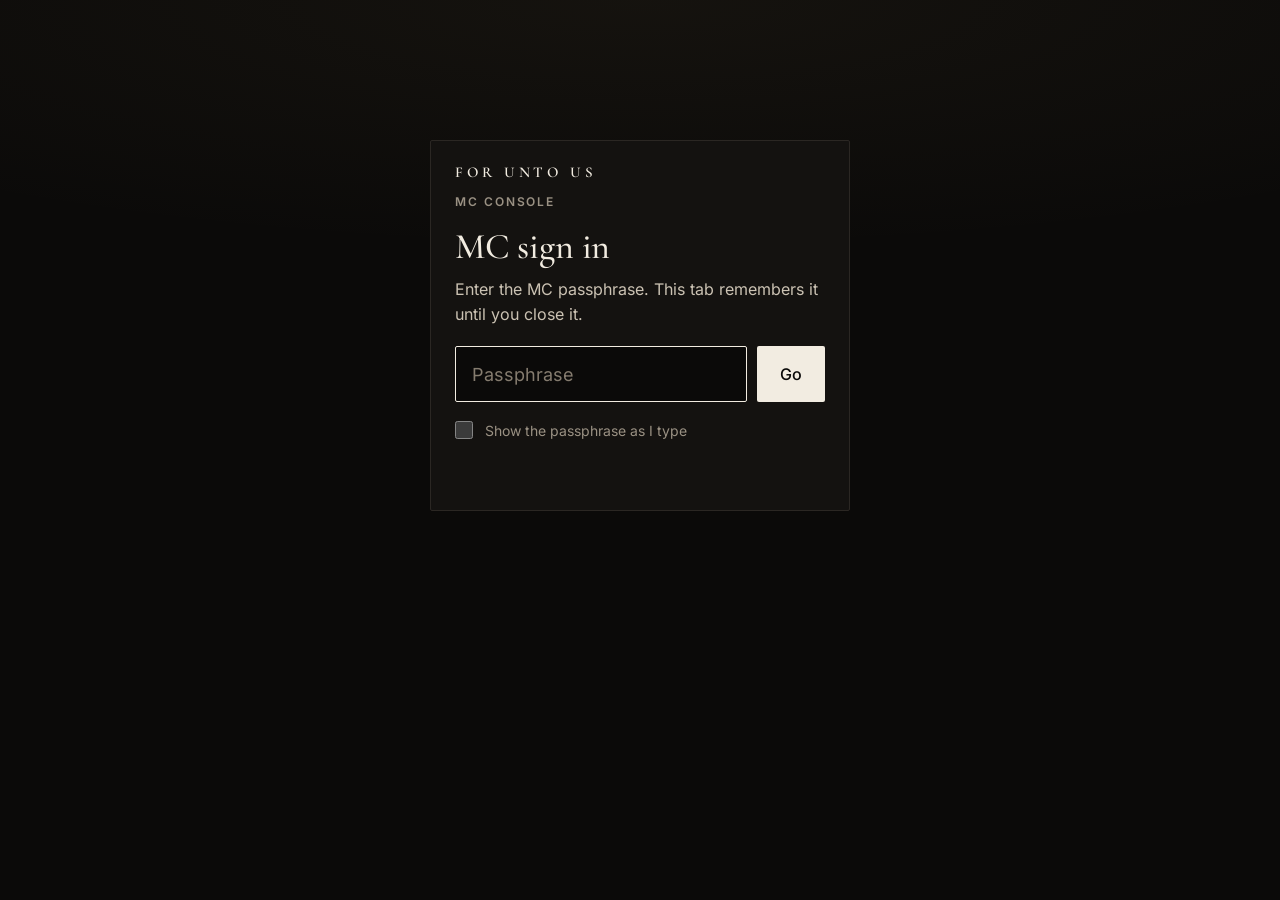
<file: for-unto-us/mc.html>
<!doctype html>
<html lang="en">
<head>
<meta charset="utf-8">
<meta name="viewport" content="width=device-width, initial-scale=1, viewport-fit=cover">
<meta name="color-scheme" content="dark">
<meta name="theme-color" content="#0b0a09">
<meta name="robots" content="noindex, nofollow">
<meta name="referrer" content="no-referrer">
<title>MC console · For Unto Us</title>
<!-- 1. version.js always loads fresh; 2. everything else loads with ?v=<build> -->
<script>document.write('<script src="version.js?t=' + Date.now() + '"><\/script>');</script>
<script>ForUntoUsLoad(['css/tokens.css', 'css/base.css', 'css/mc.css',
  'config.js', 'hunt.sealed.js', 'seal.js', 'store.js']);
document.write('<link rel="icon" type="image/svg+xml" href="' + ForUntoUsAsset('img/star.svg') + '">');</script>
</head>
<body>
<div class="offline" id="offline" role="status" hidden>Reconnecting…</div>
<main class="mc fade-in" id="view"></main>
<p class="sr-only" id="announce" aria-live="polite"></p>
<script>
'use strict';
/* MC console: the dad's laptop (also fine on a tablet or phone).
   Unlocks with the MC passphrase (HuntSeal.openMC), then reads and writes the game through StarStore.
   The only things this page ever writes to the database are: the start key (at Start), what the MC
   releases for a clue (copied from the unsealed hunt at that moment), PIN resets, removals, pause / resume,
   the end, the reveal and the start-over actions. Nothing else from the unsealed hunt leaves this tab. */
(function () {
  const S = window.StarStore, HS = window.HuntSeal;
  const $ = id => document.getElementById(id);
  const esc = s => String(s == null ? '' : s).replace(/[&<>"']/g, c => ({ '&': '&amp;', '<': '&lt;', '>': '&gt;', '"': '&quot;', "'": '&#39;' }[c]));
  const cssKey = k => '[data-key="' + String(k).replace(/["\\]/g, '\\$&') + '"]';
  const OPEN_KEY = 'for-unto-us:mc:open:' + S.gameId;

  // The three things the MC can release for each clue, in the order phones show them. (The hunt file's little-ones
  // lines are not used: no little ones play on their own.)
  const KINDS = [
    { k: 'hint1', field: 'hint', short: 'Hint 1', label: 'Hint 1 · nudge', btn: 'Release hint 1', yes: 'Release',
      missing: 'No first hint is written for this clue.' },
    { k: 'hint2', field: 'hint2', short: 'Hint 2', label: 'Hint 2 · strong', btn: 'Release hint 2', yes: 'Release',
      missing: 'No second hint is written for this clue.' },
    { k: 'open', field: 'hide', short: 'Open', label: 'Open · hiding spot and code', btn: 'Open clue', yes: 'Open clue',
      missing: 'This clue has no card code.' },
  ];
  const KIND = Object.fromEntries(KINDS.map(K => [K.k, K]));
  const DECOYS = 'decoys';  // data-n of the Herod's decoys row in the clue list (numbered clues use 1..N)
  const STAR = '<svg class="star" viewBox="-20 -20 40 40" aria-hidden="true"><path d="M0-20 2.3-2.3 15 0 2.3 2.3 0 20-2.3 2.3-15 0-2.3-2.3Z"/><path transform="rotate(45)" d="M0-9.5 1.4-1.4 9.5 0 1.4 1.4 0 9.5-1.4 1.4-9.5 0-1.4-1.4Z"/></svg>';
  const CHEV = '<svg class="chev" width="14" height="8" viewBox="0 0 14 8" fill="none" aria-hidden="true"><path d="M1 1l6 6 6-6" stroke="currentColor" stroke-width="1.4"/></svg>';
  const PAUSE_ICON = '<svg class="mc-ico" width="14" height="14" viewBox="0 0 14 14" aria-hidden="true"><rect x="2.5" y="1.5" width="3" height="11"/><rect x="8.5" y="1.5" width="3" height="11"/></svg>';
  const PLAY_ICON = '<svg class="mc-ico" width="14" height="14" viewBox="0 0 14 14" aria-hidden="true"><path d="M3.5 1.5v11l9-5.5z"/></svg>';

  let hunt = null;          // the unsealed MC copy (stations with code, hide, hints, ...) plus startKey
  let N = 0;                // number of stations = number of clues
  const last = {};          // last HTML painted into each region, so nothing is redrawn needlessly
  let deferred = false;     // a region was skipped because the MC is typing or pressing in it
  let pointerTarget = null; // element under a pointer that is still down
  let everConnected = false, saveErrorUntil = 0, problemText = '', problemUntil = 0;
  const ui = {
    openClues: new Set(), openRefs: new Set(),
    confirm: null,          // { n, kind, act: 'release' | 'unrelease' }: the light confirmation showing
    pinFor: null, pinDraft: '', pinMsg: null,   // inline PIN reset
    overMsg: null,          // { text, cls } under the start-over buttons
    ctl: null,              // the hunt control asking for a light confirmation: 'pause' | 'resume' | 'end' | 'reopen'
    focusNext: null,        // data-key to focus after the next paint
  };
  try { (JSON.parse(sessionStorage.getItem(OPEN_KEY)) || []).forEach(n => ui.openClues.add(n)); } catch (e) {}
  const saveOpen = () => { try { sessionStorage.setItem(OPEN_KEY, JSON.stringify([...ui.openClues])); } catch (e) {} };

  // ---------- time ----------
  const minsOf = ms => Math.max(0, Math.floor(ms / 60000));
  function dur(ms) {                 // "18 min", "1 h 05 min"
    const m = minsOf(ms), sp = '\u00a0';      // never break "18 min" across lines
    if (m < 1) return '<1' + sp + 'min';
    return m < 60 ? m + sp + 'min' : Math.floor(m / 60) + sp + 'h' + sp + String(m % 60).padStart(2, '0') + sp + 'min';
  }
  function ago(at, now) {            // "just now", "6 min ago"
    if (!at) return '';
    const ms = now - at;
    return ms < 60000 ? 'just now' : dur(ms) + ' ago';
  }
  function clock(ms) {               // "42:18", "1:02:09"
    const s = Math.max(0, Math.floor(ms / 1000)), h = Math.floor(s / 3600), m = Math.floor(s / 60) % 60, ss = s % 60;
    return (h ? h + ':' + String(m).padStart(2, '0') : String(m)) + ':' + String(ss).padStart(2, '0');
  }
  const timeOfDay = at => new Date(at).toLocaleTimeString([], { hour: 'numeric', minute: '2-digit' });
  const plural = (n, one, many) => n + ' ' + (n === 1 ? one : many);
  const names = list => list.length < 2 ? list.join('') : list.slice(0, -1).join(', ') + ' and ' + list[list.length - 1];

  function announce(text) { const el = $('announce'); el.textContent = ''; setTimeout(() => { el.textContent = text; }, 30); }

  // ================= Sign in (the MC passphrase gate) =================
  function envMessage(e) {
    if (e && e.code === 'insecure-context') return 'This page needs a secure address (https:// or localhost) to open the hunt.';
    if (e && e.code === 'no-hunt') return 'The hunt file didn’t load. Check the connection, then reload the page.';
    return 'Something went wrong opening the hunt. Reload the page and try again.';
  }

  function gate(opts) {
    opts = opts || {};
    const form = opts.blocked ? '' :
      '<form class="pair" id="gate-form" novalidate>' +
        '<input class="field" id="pass" name="pass" type="password" placeholder="Passphrase" autocomplete="current-password"' +
        ' autocapitalize="off" autocorrect="off" spellcheck="false" aria-label="MC passphrase" aria-describedby="gate-fb"' +
        (opts.busy ? ' readonly' : '') + '>' +
        '<button class="btn btn--primary" type="submit"' + (opts.busy ? ' disabled aria-busy="true"' : '') + '>Go</button>' +
      '</form>' +
      '<label class="check mc-show"><input type="checkbox" id="show-pass"> Show the passphrase as I type</label>';
    const fb = opts.busy ? '<p class="feedback is-busy" id="gate-fb" aria-live="polite">Unlocking…</p>'
      : '<p class="feedback' + (opts.message ? ' is-bad' : '') + '" id="gate-fb" aria-live="polite">' + esc(opts.message || '') + '</p>';
    $('view').innerHTML =
      '<section class="panel gate" aria-labelledby="gate-h">' +
        '<div class="wordmark">For Unto Us</div>' +
        '<span class="label">MC console</span>' +
        '<h1 class="h-page" id="gate-h" tabindex="-1">MC sign in</h1>' +
        '<p class="prompt">' + (opts.busy ? 'Opening the hunt with the passphrase this tab remembers.'
          : opts.blocked ? 'The console can’t open the hunt on this page.'
          : 'Enter the MC passphrase. This tab remembers it until you close it.') + '</p>' +
        form + fb +
      '</section>';
    $('offline').hidden = true;
    document.title = 'MC sign in · For Unto Us';
  }

  async function unlock(form) {
    const input = form.pass, btn = form.querySelector('button'), fb = $('gate-fb');
    const pass = input.value;
    const bad = text => { fb.className = 'feedback is-bad'; fb.textContent = text; };
    if (!pass.trim()) { input.setAttribute('aria-invalid', 'true'); bad('Enter the MC passphrase.'); input.focus(); return; }
    btn.disabled = true; btn.setAttribute('aria-busy', 'true'); input.readOnly = true; input.removeAttribute('aria-invalid');
    fb.className = 'feedback is-busy'; fb.textContent = 'Unlocking…';
    let opened = null, err = null;
    try { opened = await HS.openMC(pass); } catch (e) { err = e; }
    btn.disabled = false; btn.removeAttribute('aria-busy'); input.readOnly = false;
    if (err) { bad(envMessage(err)); return; }
    if (!opened) {
      input.setAttribute('aria-invalid', 'true');
      bad('That passphrase doesn’t open this hunt. Check the words and try again.');
      input.focus();                       // keep the text: fixing one word beats retyping five
      return;
    }
    HS.rememberPassphrase(pass);
    enter(opened);
  }

  async function boot() {
    if (!window.HUNT_SEALED) return gate({ blocked: true, message: envMessage({ code: 'no-hunt' }) });
    if (!HS.supported) return gate({ blocked: true, message: envMessage({ code: 'insecure-context' }) });
    if (HS.recallPassphrase()) {
      gate({ busy: true });
      let opened = null;
      try { opened = await HS.openMCRemembered(); } catch (e) { return gate({ blocked: true, message: envMessage(e) }); }
      if (opened) return enter(opened);
      gate({ message: 'The passphrase this tab remembered no longer opens the hunt. Enter it again.' });
      $('pass').focus();
      return;
    }
    gate();
    $('pass').focus();
  }

  function lock() {
    HS.forgetPassphrase();
    hunt = null; N = 0;
    ui.confirm = null; ui.pinFor = null; ui.pinDraft = ''; ui.pinMsg = null; ui.overMsg = null; ui.ctl = null;
    document.body.classList.remove('mc-is-paused', 'mc-is-ended');
    gate();
    $('pass').focus();
  }

  // ================= The console =================
  function enter(opened) {
    hunt = opened; N = hunt.stations.length;
    for (const k of Object.keys(last)) delete last[k];
    $('view').innerHTML =
      '<header class="mc-header">' +
        '<div class="mc-brand"><h1 class="wordmark" id="mc-h" tabindex="-1">For Unto Us</h1><span class="label">MC console</span>' +
        '<p class="mc-game">Game: ' + esc(S.gameId) + '<span class="mc-dot" aria-hidden="true">·</span>' +
        '<button class="mc-lock" type="button" data-act="lock" data-key="lock">Lock</button></p></div>' +
        '<div class="mc-clock" id="clock"></div>' +
      '</header>' +
      '<div class="mc-band" id="band" role="region" aria-label="The hunt is paused" hidden></div>' +
      '<div class="mc-stack" id="stack">' +
        '<section class="panel" id="sec-hunt" aria-labelledby="hunt-h"></section>' +
        '<section class="panel" id="sec-clues" aria-labelledby="clues-h"></section>' +
        '<section class="panel" id="sec-players" aria-labelledby="players-h"></section>' +
        '<section class="panel" id="sec-screens" aria-labelledby="screens-h"></section>' +
        '<section class="panel panel--danger" id="sec-over" aria-labelledby="over-h"></section>' +
      '</div>' +
      (S.mode === 'demo' ? '<p class="demo-note">Demo mode: only screens in this browser are connected. Add the Firebase address in config.js to run the real game.</p>' : '');
    document.title = 'MC console · For Unto Us';
    render();
    window.scrollTo(0, 0);
    $('mc-h').focus({ preventScroll: true });
  }

  // Everything the regions need, computed once per render.
  function model(t, now) {
    const started = S.started(t), meta = S.meta(t);
    // place is 0 for everyone until someone has found a card: at the Start nobody is ahead, so show no numbers
    const rows = S.standings(t).map(p => ({ p, place: S.place(t, p.id), prog: S.progress(p, N) }));
    const onClue = {};
    if (started) {
      for (const r of rows) {
        if (r.p.finishedAt || r.prog.stage !== 'clue') continue;
        (onClue[r.prog.n] = onClue[r.prog.n] || []).push({ p: r.p, since: S.clueSince(t, r.p) || now });
      }
      for (const n of Object.keys(onClue)) onClue[n].sort((a, b) => a.since - b.since);   // longest first
    }
    const rel = {};
    for (let n = 1; n <= N; n++) rel[n] = S.releaseFor(t, n);
    const ended = started && S.isEnded(t);
    return {
      t, now, started, meta, rows, onClue, rel,
      paused: started && S.isPaused(t), pausedAt: S.pausedAt(t), ended, revealAt: S.revealAt(t),
      elapsed: S.elapsed(t, now), results: S.finalStandings(t),
      finished: rows.filter(r => r.prog.stage === 'done').length,
      atStation: rows.filter(r => r.prog.stage === 'station').length,
      opened: S.openedClues(t).filter(o => o.n >= 1 && o.n <= N).length,
      lastRelease: S.lastReleaseAt(t),
    };
  }

  // ----- painting: replace a region only when its HTML changed, and never under the MC's hands -----
  function busy(el) {
    const a = document.activeElement;
    if (a && el.contains(a) && /^(INPUT|TEXTAREA|SELECT)$/.test(a.tagName)) return true;
    return !!(pointerTarget && el.contains(pointerTarget));
  }
  function paint(id, html) {
    const el = $(id);
    if (!el || last[id] === html) return;
    if (busy(el)) { deferred = true; return; }
    const a = document.activeElement;
    const inside = !!(a && a !== document.body && el.contains(a));
    const keyEl = inside && a.closest('[data-key]');
    const key = keyEl && el.contains(keyEl) ? keyEl.dataset.key : null;
    el.innerHTML = html;
    last[id] = html;
    let target = null;
    if (ui.focusNext) { target = el.querySelector(cssKey(ui.focusNext)); if (target) ui.focusNext = null; }
    if (!target && key) target = el.querySelector(cssKey(key));
    if (target && (inside || document.activeElement === document.body)) target.focus({ preventScroll: true });
  }
  function arrange(started) {
    // Before the start the roster matters most; once running, the clue controls do.
    const want = started ? ['sec-hunt', 'sec-clues', 'sec-players', 'sec-screens', 'sec-over']
      : ['sec-hunt', 'sec-players', 'sec-clues', 'sec-screens', 'sec-over'];
    const stack = $('stack');
    if ([...stack.children].map(e => e.id).join() !== want.join()) want.forEach(id => stack.appendChild($(id)));
  }

  function render() {
    deferred = false;
    setOffline();
    if (!hunt || !$('stack')) return;
    const t = S.tree, now = Date.now();
    if (!t || S.loaded === false) {
      paint('clock', '');
      paint('band', ''); $('band').hidden = true;
      paint('sec-hunt', '<h2 class="panel-title" id="hunt-h">The hunt</h2><p class="mc-ready">Connecting to the game…</p>');
      paint('sec-screens', screensHtml());
      for (const id of ['sec-clues', 'sec-players', 'sec-over']) $(id).hidden = true;
      return;
    }
    for (const id of ['sec-clues', 'sec-players', 'sec-over']) $(id).hidden = false;
    if (ui.pinMsg && ui.pinMsg.until < now) ui.pinMsg = null;
    if (ui.pinFor && !S.player(t, ui.pinFor)) { ui.pinFor = null; ui.pinDraft = ''; }
    const m = model(t, now);
    // A confirmation for a state that has changed meanwhile (from another console, say) has nothing left to confirm.
    if (ui.ctl && !(ui.ctl === 'pause' ? m.started && !m.paused && !m.ended : ui.ctl === 'resume' ? m.paused
      : ui.ctl === 'end' ? m.started && !m.ended : m.ended)) ui.ctl = null;
    arrange(m.started);
    document.body.classList.toggle('mc-is-paused', !!m.paused);
    document.body.classList.toggle('mc-is-ended', !!m.ended);
    document.title = (m.paused ? 'Paused · ' : m.ended ? 'Ended · ' : '') + 'MC console · For Unto Us';
    paint('clock', clockHtml(m));
    const band = bandHtml(m);
    paint('band', band); $('band').hidden = !band;
    paint('sec-hunt', !m.started ? readyHtml(m) : m.ended ? endedHtml(m) : runningHtml(m));
    paint('sec-clues', cluesHtml(m));
    paint('sec-players', playersHtml(m));
    paint('sec-screens', screensHtml());
    paint('sec-over', overHtml());
    ui.focusNext = null;   // a focus target that found no home this time must not jump focus later
    tick();
  }
  function tick() {
    const el = $('timer');
    if (el && S.started(S.tree)) el.textContent = clock(S.elapsed(S.tree, Date.now()));   // stands still while paused
  }
  function setOffline() {
    const el = $('offline');
    if (S.connected) everConnected = true;
    let text = '';
    if (hunt) {
      if (problemUntil > Date.now()) text = problemText;
      else if (saveErrorUntil > Date.now()) text = 'Couldn’t save. Check your connection.';
      else if (!S.connected) text = everConnected ? 'Reconnecting…' : 'Connecting…';
    }
    el.hidden = !text;
    if (text && el.textContent !== text) el.textContent = text;
  }

  // ----- header clock -----
  function clockHtml(m) {
    if (!m.started) return '<span class="label">Not started</span>';
    const label = m.ended ? 'Final time' : m.paused ? 'Paused at' : 'Time in the hunt';
    return '<span class="label">' + label + '</span><span class="mc-timer' + (m.paused || m.ended ? ' is-still' : '') +
      '" id="timer" role="timer" aria-label="' + label + '"></span>';
  }

  // ----- Pause, end and the reveal -----
  // The leader, in the words the End confirmation uses ("Mom & Ellie lead with 7 of 9. End now and they win?").
  function endQuestion(m) {
    const n = m.rows.length, top = m.results[0];
    if (!n) return { q: 'Nobody has signed up. End the hunt anyway?', yes: 'End the hunt' };
    if (m.finished === n) return { q: (n === 1 ? esc(top.name) + ' has' : 'Everyone has') + ' reached the manger. End the hunt and get the results ready for the TV?', yes: 'End the hunt' };
    if (!S.place(m.t, top.id)) return { q: 'Nobody has found a card yet, so nobody leads. End the hunt anyway?', yes: 'End the hunt now' };
    const name = '<b>' + esc(top.name) + '</b>';
    if (top.finished) {
      return { q: name + ' reached the manger first. End now and they win?', yes: 'End the hunt now',
        more: m.finished + ' of ' + n + ' have finished; the rest are placed by how far they got.' };
    }
    return { q: name + ' ' + (top.team ? 'lead' : 'leads') + ' with ' + top.solved + ' of ' + N + '. End now and they win?', yes: 'End the hunt now',
      more: 'The rest are placed by how far they got.' };
  }
  function ctlConfirm(kind, q, more, yes, yesClass) {
    return '<div class="mc-confirm mc-ctl-confirm" role="group" aria-labelledby="ctl-q">' +
      '<div class="mc-confirm-text"><p class="mc-confirm-q" id="ctl-q">' + q + '</p>' + (more ? '<p class="mc-confirm-more">' + more + '</p>' : '') + '</div>' +
      '<div class="mc-confirm-btns">' +
        '<button class="' + (yesClass || 'btn btn--primary btn--sm') + '" type="button" data-act="do-' + kind + '" data-key="ctl-yes">' + yes + '</button>' +
        '<button class="btn btn--quiet" type="button" data-act="ctl-cancel" data-key="ctl-no">Cancel</button>' +
      '</div></div>';
  }
  // The paused state: a band across the top of the console (it stays in view while the MC scrolls), with Resume.
  function bandHtml(m) {
    if (!m.paused) return '';
    const at = m.pausedAt || m.now;
    const body = ui.ctl === 'resume'
      ? ctlConfirm('resume', 'Resume the hunt?', 'Every phone goes on from where it was, and the clock starts again from ' + clock(m.elapsed) + '.', 'Resume now')
      : '<button class="btn btn--primary mc-band-btn" type="button" data-act="ctl" data-ctl="resume" data-key="ctl:resume">' + PLAY_ICON + 'Resume the hunt</button>';
    return '<div class="mc-band-in">' +
      '<div class="mc-band-what"><span class="label">The hunt is paused</span>' +
        '<p class="mc-band-title">Paused since ' + esc(timeOfDay(at)) + '<span class="mc-band-for"> · ' + dur(m.now - at) + '</span></p>' +
        '<p class="mc-band-text">Nobody can enter a code, finish a task or add a gift until you resume. Players can still join and sign in. ' +
          'The TV shows that the hunt is paused, and the clock has stopped at ' + clock(m.elapsed) + '.</p>' +
      '</div>' + body + '</div>';
  }
  // Pause and End, under the stats while the hunt runs.
  function controlsHtml(m) {
    let body;
    if (ui.ctl === 'pause') {
      body = ctlConfirm('pause', 'Pause the hunt now?', 'Every phone stops taking codes, tasks and gifts until you resume, the TV shows that the hunt is paused, and the clock stops.', 'Pause now');
    } else if (ui.ctl === 'end') {
      const e = endQuestion(m);
      body = ctlConfirm('end', e.q, (e.more ? e.more + ' ' : '') + 'Nobody can enter a code or finish a task after this. The TV says the hunt has ended, without places, until you reveal the results. You can reopen it if you need to.', e.yes);
    } else {
      const all = m.rows.length && m.finished === m.rows.length;
      body = '<div class="mc-buttons mc-ctl-buttons">' +
        (m.paused ? '' : '<button class="btn btn--secondary mc-pause-btn" type="button" data-act="ctl" data-ctl="pause" data-key="ctl:pause">' + PAUSE_ICON + 'Pause the hunt</button>') +
        '<button class="btn ' + (all && !m.paused ? 'btn--primary' : 'btn--secondary') + '" type="button" data-act="ctl" data-ctl="end" data-key="ctl:end">' + (all ? 'End the hunt' : 'End the hunt now') + '</button>' +
      '</div>' +
      '<p class="mc-note">' + (m.paused ? 'The hunt is paused: resume it from the bar at the top.'
        : all ? 'Everyone is at the manger. End the hunt to get the results ready for the TV.'
        : 'Pause freezes every phone and the clock, for another activity. Ending now makes whoever leads the winner.') + '</p>';
    }
    return '<div class="mc-ctl">' + body + '</div>';
  }

  // After the end: the results stay hidden on the TV until the MC reveals them.
  function endedHtml(m) {
    const end = m.meta.ended || {}, n = m.rows.length, count = Math.min(4, n);
    const stat = (label, v) => '<div class="mc-stat"><span class="label">' + label + '</span><span class="v">' + v + '</span></div>';
    const order = [];
    for (let i = count; i >= 1; i--) order.push(S.ordinal(i));
    const steps = ['Isaiah 9:6 first'];
    if (count) steps.push('then ' + names(order) + ' place' + (count > 1 ? ', a few seconds apart' : ''));
    if (S.allGifts(S.tree).length) steps.push('then the gifts for Him, under each name');
    steps.push('then ' + (count ? 'everyone together' : 'the closing words') + ' with Luke 2:11');
    let reveal;
    if (!m.revealAt) {
      reveal = '<span class="label">The reveal</span>' +
        '<p class="mc-next-title">The results aren’t on the TV yet</p>' +
        '<p class="mc-who">The TV says “The hunt has ended. Gather around.” without any places. When everyone is gathered, reveal the results: ' +
          steps.join(', ') + '.</p>' +
        '<button class="btn btn--primary mc-reveal-btn" type="button" data-act="reveal" data-key="reveal">' + STAR + 'Reveal the results on the TV</button>';
    } else {
      reveal = '<span class="label">The reveal</span>' +
        '<p class="mc-next-title">The results are on the TV</p>' +
        '<p class="mc-who">Revealed at ' + esc(timeOfDay(m.revealAt)) + '. Reveal again to start it over from Isaiah 9:6, or hide it to go back to “The hunt has ended.”</p>' +
        '<div class="mc-buttons">' +
          '<button class="btn btn--secondary" type="button" data-act="reveal" data-key="reveal-again">' + STAR + 'Reveal again from the start</button>' +
          '<button class="btn btn--quiet" type="button" data-act="unreveal" data-key="unreveal">Hide reveal</button>' +
        '</div>';
    }
    reveal += '<p class="mc-note">At the TV, the right arrow or the space bar moves on to the next step.</p>';
    const list = m.results.slice(0, 4).map(r => '<li><span class="mc-places-n">' + S.ordinal(r.place) + '</span>' +
      '<span class="mc-places-name">' + esc(r.name) + (r.team && r.members.length ? '<span class="members">' + esc(r.members.join(', ')) + '</span>' : '') + '</span>' +
      '<span class="mc-places-how">' + (r.finishedAt ? 'At the manger · ' + esc(timeOfDay(r.finishedAt)) : r.solved + ' of ' + N + ' written') + '</span></li>').join('');
    const peek = n ? '<details class="mc-ref mc-peek"' + (ui.openRefs.has('places') ? ' open' : '') + ' data-n="places">' +
      '<summary data-key="ref:places">See the places (only on this screen)<svg class="chev" width="12" height="7" viewBox="0 0 14 8" fill="none" aria-hidden="true"><path d="M1 1l6 6 6-6" stroke="currentColor" stroke-width="1.4"/></svg></summary>' +
      (ui.openRefs.has('places') ? '<div class="mc-ref-body"><ol class="mc-places">' + list + '</ol>' +
        (n > 4 ? '<p class="mc-note">The TV shows the top ' + count + '; every phone shows its own place.</p>' : '') + '</div>' : '') +
      '</details>' : '';
    const reopen = ui.ctl === 'reopen'
      ? ctlConfirm('reopen', 'Reopen the hunt?', 'Phones can enter codes and finish tasks again, the clock goes on from ' + clock(m.elapsed) + ', and the results come off the TV.', 'Reopen the hunt', 'btn btn--secondary btn--sm')
      : '<div class="mc-reopen"><button class="btn btn--quiet" type="button" data-act="ctl" data-ctl="reopen" data-key="ctl:reopen">Reopen the hunt</button>' +
        '<span class="mc-note">Ended by mistake? This undoes the end.</span></div>';
    return '<div class="panel-head"><h2 class="panel-title" id="hunt-h">The hunt has ended</h2>' +
        '<span class="label">Ended ' + esc(timeOfDay(end.at || m.now)) + '</span></div>' +
      '<div class="mc-stats">' +
        stat('Final time', dur(m.elapsed)) +
        stat('At the manger', m.finished + ' of ' + n) +
        stat('Clues opened', m.opened + ' of ' + N) +
        stat('Time paused', m.meta.pausedTotal > 0 ? dur(m.meta.pausedTotal) : 'None') +
      '</div>' +
      '<p class="mc-note mc-ended-note">' + (end.early
        ? 'Ended early: whoever led at the end wins. Places go first to those who reached the manger, by who got there first, then to whoever got furthest.'
        : 'Everyone reached the manger. Places go by who got there first.') + '</p>' +
      '<div class="mc-next mc-reveal">' + reveal + '</div>' +
      peek +
      '<div class="mc-ctl mc-ctl--end">' + reopen + '</div>';
  }

  // ----- "The hunt" panel -----
  function readyHtml(m) {
    const n = m.rows.length;
    const who = n === 0 ? 'Nobody has signed up yet. Players join by opening the hunt on their phones.'
      : n === 1 ? '<b>1</b>\u00a0player or team has signed up.'
      : '<b>' + n + '</b>\u00a0players and teams have signed up.';
    return '<h2 class="panel-title" id="hunt-h">Ready when you are</h2>' +
      '<p class="mc-ready">' + who + ' When you start, every phone gets clue 1 at the same moment.</p>' +
      '<button class="btn btn--primary mc-start" type="button" data-act="start" data-key="start">Start the hunt</button>';
  }

  function runningHtml(m) {
    const st = m.meta.startedAt;
    const stat = (label, v) => '<div class="mc-stat"><span class="label">' + label + '</span><span class="v">' + v + '</span></div>';
    return '<div class="panel-head"><h2 class="panel-title" id="hunt-h">' + (m.paused ? 'The hunt · paused' : 'The hunt') + '</h2>' +
        '<span class="label">Started ' + esc(timeOfDay(st)) + '</span></div>' +
      keyAlertHtml(m) +
      '<div class="mc-stats">' +
        stat(m.paused ? 'Running · paused' : 'Running', dur(m.elapsed)) +
        stat('Clues opened', m.opened + ' of ' + N) +
        stat('Last release', m.lastRelease ? ago(m.lastRelease, m.now) : 'None yet') +
        stat('Finished', m.finished + ' of ' + m.rows.length) +
      '</div>' +
      controlsHtml(m) +
      focusHtml(m);
  }

  function keyAlertHtml(m) {
    const live = S.startKey(m.t);
    if (live === hunt.startKey) return '';
    return '<div class="mc-alert" role="alert">' +
      '<p class="label">Clue 1 can’t open</p>' +
      '<p>' + (live ? 'The hunt file was sealed again with a new key, so phones on clue 1 can’t read their riddle.'
        : 'The key that opens clue 1 is missing from the game, so phones on clue 1 can’t read their riddle.') +
      ' Publish the key again; the timer keeps running.</p>' +
      '<button class="btn btn--secondary btn--sm" type="button" data-act="republish" data-key="republish">Republish the clue 1 key</button>' +
    '</div>';
  }

  // The clue somebody has been stuck on longest: the MC's most likely next move.
  function focusHtml(m) {
    let best = null;
    for (const n of Object.keys(m.onClue)) {
      const first = m.onClue[n][0];
      if (!best || first.since < best.since) best = { n: +n, since: first.since };
    }
    if (!best) {
      let label = 'Right now', title, who;
      if (!m.rows.length) { title = 'Nobody is playing yet'; who = 'Players can still join from their phones.'; }
      else if (m.finished === m.rows.length) {
        label = 'At the manger'; title = 'Everyone has finished';
        who = 'First to the manger: ' + esc(S.finishers(m.t)[0] ? S.finishers(m.t)[0].name : '') + '.';
      } else {
        title = 'Nobody is hunting for a card';
        const bits = [];
        if (m.atStation) bits.push(m.atStation === 1 ? '1 is at a station doing the task' : m.atStation + ' are at a station doing the task');
        if (m.finished) bits.push(m.finished + ' finished');
        who = bits.join(', ') + '.';
      }
      return '<div class="mc-next"><span class="label">' + label + '</span><p class="mc-next-title">' + title + '</p>' +
        '<p class="mc-who">' + who + '</p></div>';
    }
    const n = best.n, s = hunt.stations[n - 1], rel = m.rel[n];
    const list = m.onClue[n].map(x => '<b>' + esc(x.p.name) + '</b> (' + dur(m.now - x.since) + ')');
    const sent = KINDS.filter(K => rel[K.k] != null).map(K => K.short);
    return '<div class="mc-next mc-next--row"><div>' +
      '<span class="label">Longest on one clue</span>' +
      '<p class="mc-next-title">Clue\u00a0' + n + ' · ' + esc(s.title) + '</p>' +
      '<p class="mc-earns">Earns <i>' + esc(s.phrase) + '</i></p>' +
      '<p class="mc-who">On it: ' + list.join(', ') + '. <span class="mc-who-sent">' +
        (sent.length ? 'Released for it so far: ' + names(sent) + '.' : 'Nothing released for it yet.') + '</span></p>' +
      '</div><button class="btn btn--secondary btn--sm" type="button" data-act="goto" data-n="' + n + '" data-key="goto">Go to clue ' + n + '</button>' +
    '</div>';
  }

  // ----- Clues panel: one row per clue, four independent releases each -----
  function cluesHtml(m) {
    let rows = '';
    for (let n = 1; n <= N; n++) rows += clueRow(m, n);
    rows += decoysRow();
    return '<div class="panel-head"><h2 class="panel-title" id="clues-h">Clues</h2>' +
        '<span class="label">' + (m.started && !m.ended ? 'Select a clue to release help' : 'For your reference') + '</span></div>' +
      '<p class="mc-note mc-clues-note">' + (m.ended
        ? 'The hunt has ended, so nothing can be released or taken back. Reopen the hunt to release again.'
        : m.started
        ? 'A release reaches every phone on that clue now, and anyone who gets there later. Opening a clue also puts its hiding spot and code on the TV.'
        : 'Hints and opened clues can be released once the hunt has started. Each clue’s riddle, answer and solution stay folded away until you open them.') + '</p>' +
      '<div class="mc-clues">' + rows + '</div>';
  }

  function clueRow(m, n) {
    const s = hunt.stations[n - 1], here = m.onClue[n] || [], rel = m.rel[n];
    const open = ui.openClues.has(n);
    let meta;
    if (here.length) {
      meta = '<b>' + here.length + '</b>\u00a0here · ' + here.map(x => esc(x.p.name) + ' ' + dur(m.now - x.since)).join(', ');
    } else meta = !m.started && n === 1 ? 'Everyone starts here' : 'Nobody here';
    const sentKinds = KINDS.filter(K => rel[K.k] != null);
    const sent = sentKinds.length ? sentKinds.map(K => '<b>' + K.short + '</b>').join(' · ') : 'Nothing released';
    const body = open ? clueBody(m, n) : '';
    return '<details class="mc-clue' + (here.length ? ' is-current' : '') + '" id="clue-' + n + '" data-n="' + n + '"' + (open ? ' open' : '') + '>' +
      '<summary data-key="sum:' + n + '">' +
        '<span class="mc-clue-n" aria-hidden="true">' + n + '</span>' +
        '<span class="mc-clue-main"><span class="mc-clue-title"><span class="sr-only">Clue ' + n + ': </span>' + esc(s.title) + '</span>' +
          '<span class="mc-clue-meta">' + meta + '</span></span>' +
        '<span class="mc-clue-sent">' + sent + '</span>' + CHEV +
      '</summary>' +
      '<div class="mc-clue-body">' + body + '</div>' +
    '</details>';
  }

  // Herod's decoys, after the clues as on the answer key: where each one hides and, when the hunt says, the wrong
  // turn it is there to catch. MC only: nothing in this row is ever released to the phones or the TV.
  function decoysRow() {
    const list = (hunt.decoys || []).filter(d => d && (d.code || d.hide));
    if (!list.length) return '';
    const open = ui.openClues.has(DECOYS);
    const body = !open ? '' :
      '<p class="mc-note mc-decoys-note">Not real cards: a phone that scans one shows Herod’s message instead of a station. Nothing here is ever released.</p>' +
      '<ul class="mc-releases">' + list.map((d, i) =>
        '<li class="mc-release mc-decoy"><div class="mc-release-what">' +
          '<span class="label">Decoy ' + (i + 1) + ' · hiding spot and code</span>' +
          '<p>' + esc(d.hide || 'No hiding spot written.') + '</p>' +
          (d.why ? '<p class="mc-decoy-why"><b>Why here:</b> ' + esc(d.why) + '</p>' : '') +
          (d.code ? '<span class="code">' + esc(d.code) + '</span>' : '') +
        '</div></li>').join('') +
      '</ul>';
    return '<details class="mc-clue mc-clue--decoys" id="clue-decoys" data-n="' + DECOYS + '"' + (open ? ' open' : '') + '>' +
      '<summary data-key="sum:' + DECOYS + '">' +
        '<span class="mc-clue-n" aria-hidden="true">' + STAR + '</span>' +
        '<span class="mc-clue-main"><span class="mc-clue-title">Herod’s decoys</span>' +
          '<span class="mc-clue-meta">' + (list.some(d => d.why) ? 'Where each one hides, and the wrong turn it catches' : 'Where each one hides') + '</span></span>' +
        '<span class="mc-clue-sent">' + plural(list.length, 'card', 'cards') + '</span>' + CHEV +
      '</summary>' +
      '<div class="mc-clue-body">' + body + '</div>' +
    '</details>';
  }

  function clueBody(m, n) {
    const s = hunt.stations[n - 1];
    const refOpen = ui.openRefs.has(n);
    const ref = '<details class="mc-ref" data-n="' + n + '"' + (refOpen ? ' open' : '') + '>' +
      '<summary data-key="ref:' + n + '">' + (s.setup ? 'Riddle, answer, solution and setup' : 'Riddle, answer and solution') +
        '<svg class="chev" width="12" height="7" viewBox="0 0 14 8" fill="none" aria-hidden="true"><path d="M1 1l6 6 6-6" stroke="currentColor" stroke-width="1.4"/></svg></summary>' +
      (refOpen ? '<div class="mc-ref-body">' +
        '<p class="label">Riddle</p><p class="mc-riddle">' + esc(s.clue) + '</p>' +
        (s.answer ? '<p class="label">Answer</p><p class="mc-ref-text mc-ref-answer">' + esc(s.answer) + '</p>' : '') +
        (s.solution ? '<p class="label">Solution</p><p class="mc-ref-text">' + esc(s.solution) + '</p>' : '') +
        (s.setup ? '<p class="label">Setup</p><p class="mc-ref-text">' + esc(s.setup) + '</p>' : '') +
      '</div>' : '') +
    '</details>';
    return '<p class="mc-earns">Earns <i>' + esc(s.phrase) + '</i></p>' +
      ref +
      '<ul class="mc-releases">' + KINDS.map(K => releaseRow(m, n, K)).join('') + '</ul>';
  }

  // What the MC would release for this clue (from the unsealed hunt), and what is released now (from the game).
  function huntValue(n, K) {
    const s = hunt.stations[n - 1];
    if (K.k === 'open') return s.code ? { code: s.code, hide: s.hide || '' } : null;
    const v = s[K.field];
    return v != null && String(v).trim() ? String(v) : null;
  }

  function releaseRow(m, n, K) {
    const rel = m.rel[n], isSent = rel[K.k] != null, at = rel[K.k + 'At'];
    const hv = huntValue(n, K);
    const shown = isSent ? rel[K.k] : hv;     // phones show what was released, so show the MC exactly that
    let what = '<div class="mc-release-what"><span class="label">' + K.label + '</span>';
    if (K.k === 'open') {
      what += shown ? '<p>' + esc(shown.hide || 'No hiding spot written.') + '</p><span class="code">' + esc(shown.code) + '</span>'
        : '<p class="mc-missing">' + K.missing + '</p>';
    } else {
      what += shown ? '<p>' + esc(shown) + '</p>' : '<p class="mc-missing">' + K.missing + '</p>';
    }
    const changed = isSent && hv && (K.k === 'open' ? (hv.code !== shown.code || hv.hide !== shown.hide) : hv !== shown);
    if (changed) what += '<p class="mc-changed">The hunt file says something different now. Take this back and release it again to send the new text.</p>';
    what += '</div>';

    const c = !m.ended && ui.confirm && ui.confirm.n === n && ui.confirm.kind === K.k ? ui.confirm : null;
    const key = n + ':' + K.k;
    let act = '';
    if (c) {
      const count = (m.onClue[n] || []).length;
      let q, yes, yesClass = 'btn btn--primary btn--sm';
      if (c.act === 'release' && K.k === 'open') {
        q = 'Open clue ' + n + '? Its hiding spot and code go up on the TV and on every phone on clue ' + n + '.';
        yes = 'Open clue ' + n;
      } else if (c.act === 'release') {
        q = 'Send this to every phone on clue\u00a0' + n + '? ' + (count
          ? (count === 1 ? '1\u00a0player or team is' : count + '\u00a0players and teams are') + ' there now, and anyone who gets there later sees it too.'
          : 'Nobody is there right now; anyone who gets there later sees it.');
        yes = K.yes;
      } else if (K.k === 'open') {
        q = 'Close clue ' + n + ' again? The TV and the phones stop showing its hiding spot and code.';
        yes = 'Close clue ' + n; yesClass = 'btn btn--secondary btn--sm';
      } else {
        q = 'Take this back? Phones on clue ' + n + ' stop showing it.';
        yes = 'Take back'; yesClass = 'btn btn--secondary btn--sm';
      }
      act = '<div class="mc-confirm" role="group" aria-labelledby="q-' + n + '-' + K.k + '">' +
        '<p class="mc-confirm-q" id="q-' + n + '-' + K.k + '">' + q + '</p>' +
        '<div class="mc-confirm-btns">' +
          '<button class="' + yesClass + '" type="button" data-act="' + (c.act === 'release' ? 'do-release' : 'do-unrelease') + '" data-n="' + n + '" data-kind="' + K.k + '" data-key="yes:' + key + '">' + yes + '</button>' +
          '<button class="btn btn--quiet" type="button" data-act="cancel" data-key="no:' + key + '">Cancel</button>' +
        '</div></div>';
    } else if (isSent) {
      act = '<div class="mc-release-act"><span class="mc-release-state"><b>' + (K.k === 'open' ? 'Opened' : 'Released') + '</b>' + esc(ago(at, m.now) || 'earlier') + '</span>' +
        '<button class="btn btn--quiet" type="button" data-act="ask-unrelease" data-n="' + n + '" data-kind="' + K.k + '" data-key="unrel:' + key + '"' + (m.ended ? ' disabled' : '') + '>' +
        (K.k === 'open' ? 'Close again' : 'Take back') + '<span class="sr-only"> ' + K.short + ' for clue ' + n + '</span></button></div>';
    } else if (hv && m.started) {
      act = '<div class="mc-release-act"><button class="btn btn--secondary btn--sm" type="button" data-act="ask-release" data-n="' + n + '" data-kind="' + K.k + '" data-key="rel:' + key + '"' + (m.ended ? ' disabled' : '') + '>' +
        (K.k === 'open' ? 'Open clue ' + n : K.btn + '<span class="sr-only"> for clue ' + n + '</span>') + '</button></div>';
    }
    return '<li class="mc-release' + (isSent ? ' is-sent' : '') + (c ? ' is-asking' : '') + (hv || isSent ? '' : ' is-missing') + '">' + what + act + '</li>';
  }

  // ----- Players and teams -----
  function playersHtml(m) {
    const count = m.rows.length;
    const head = '<div class="panel-head"><h2 class="panel-title" id="players-h">Players and teams</h2>' +
      '<span class="label">' + (count === 1 ? '1 joined' : count + ' joined') + '</span></div>';
    if (!count) return head + ghostsHtml(m) + '<p class="mc-empty">Nobody yet. Players sign up by opening the hunt on their phones.</p>' + pinMsgOrphan();
    const verse = m.started;
    const cols = verse ? 5 : 3;          // before the start there is no place and no verse yet
    let body = '';
    for (const r of m.rows) {
      body += playerRow(m, r, verse);
      if (ui.pinFor === r.p.id) body += pinFormRow(r.p, cols);
      else if (ui.pinMsg && ui.pinMsg.id === r.p.id) body += pinDoneRow(cols);
    }
    return head +
      ghostsHtml(m) +
      '<table class="mc-table' + (verse ? '' : ' mc-table--waiting') + '">' +
        '<thead><tr>' + (verse ? '<th scope="col" class="mc-c-place"><span class="sr-only">Place</span></th>' : '') + '<th scope="col">Name</th>' +
        (verse ? '<th scope="col" class="mc-col-verse">Verse</th>' : '') +
        '<th scope="col" class="mc-c-where">' + (m.started ? 'Where' : 'Status') + '</th><th scope="col" class="mc-c-acts"><span class="sr-only">Actions</span></th></tr></thead>' +
        '<tbody>' + body + '</tbody>' +
      '</table>' + pinMsgOrphan();
  }
  // A late save from the phone of a player the MC removed can leave a nameless record behind. It shows
  // nowhere, but the MC can tidy it away.
  function ghostsHtml(m) {
    const g = S.ghostIds ? S.ghostIds(m.t).length : 0;
    if (!g) return '';
    return '<p class="mc-note mc-ghosts">' + (g === 1 ? 'A removed player’s phone left 1 empty record behind.' : 'Removed players’ phones left ' + g + ' empty records behind.') +
      ' It doesn’t show anywhere. <button class="mc-lock" type="button" data-act="ghosts" data-key="ghosts">Tidy up</button></p>';
  }
  function pinMsgOrphan() {
    // A PIN message for a player who has since been removed has nowhere to sit; drop it.
    if (ui.pinMsg && !S.player(S.tree, ui.pinMsg.id)) ui.pinMsg = null;
    return '';
  }

  function playerRow(m, r, verse) {
    const p = r.p, prog = r.prog, now = m.now;
    const leader = m.started && r.place === 1 && (p.found.length || p.solved.length);
    let where, when;
    if (!m.started) { where = 'Waiting'; when = p.createdAt ? 'Joined ' + ago(p.createdAt, now) : ''; }
    else if (prog.stage === 'done') {
      where = '<span class="mc-where is-done">At the manger · ' + S.ordinal(r.place) + '</span>';
      when = p.finishedAt ? 'Finished ' + ago(p.finishedAt, now) : '';
    } else if (prog.stage === 'station') { where = 'At station ' + prog.n; when = p.lastAt ? 'Active ' + ago(p.lastAt, now) : ''; }
    else { where = 'Clue ' + prog.n; when = p.lastAt ? 'Active ' + ago(p.lastAt, now) : 'No cards yet'; }
    if (where.charAt(0) !== '<') where = '<span class="mc-where">' + where + '</span>';
    let ticks = '';
    if (verse) {
      const w = prog.written;
      for (let i = 0; i < N; i++) ticks += i < w ? '<i class="on"></i>' : i === w && prog.stage !== 'done' ? '<i class="now"></i>' : '<i></i>';
      ticks = '<td class="mc-col-verse"><div class="ticks ticks--mini" style="--n:' + N + '" aria-hidden="true">' + ticks + '</div>' +
        '<span class="sr-only">' + w + ' of ' + N + ' written</span></td>';
    }
    // title: the full name and members when the running table's narrower column ellipsises them
    const members = p.team && p.members.length ? '<span class="members" title="' + esc(p.members.join(', ')) + '">' + esc(p.members.join(', ')) + '</span>'
      : p.team ? '<span class="members">Team</span>' : '';
    const id = esc(p.id);
    return '<tr' + (leader ? ' class="is-leader"' : '') + ' data-id="' + id + '">' +
      (m.started ? '<td class="mc-place">' + (r.place || '') + '</td>' : '') +
      '<td class="mc-who-cell"><span class="mc-name" title="' + esc(p.name || 'Unnamed') + '">' + esc(p.name || 'Unnamed') + '</span>' + members + '</td>' +
      ticks +
      '<td class="mc-where-cell">' + where + (when ? '<span class="mc-when">' + esc(when) + '</span>' : '') + '</td>' +
      '<td class="mc-acts">' +
        '<button class="btn btn--secondary btn--sm" type="button" data-act="pin" data-id="' + id + '" data-key="pin:' + id + '"' +
          (ui.pinFor === p.id ? ' aria-expanded="true"' : ' aria-expanded="false"') + '>Reset PIN<span class="sr-only"> for ' + esc(p.name) + '</span></button>' +
        '<button class="btn btn--danger btn--sm" type="button" data-act="remove" data-id="' + id + '" data-key="rm:' + id + '">Remove<span class="sr-only"> ' + esc(p.name) + '</span></button>' +
      '</td></tr>';
  }

  function pinFormRow(p, cols) {
    return '<tr class="mc-edit"><td colspan="' + cols + '">' +
      '<form class="mc-pin" data-form="pin" data-id="' + esc(p.id) + '" novalidate>' +
        '<label class="mc-pin-label" for="pin-input">New 4-digit PIN for <b>' + esc(p.name) + '</b></label>' +
        '<div class="mc-pin-row">' +
          '<input class="field field--pin" id="pin-input" name="pin" value="' + esc(ui.pinDraft) + '" placeholder="····" inputmode="numeric" pattern="[0-9]*" maxlength="4" autocomplete="off" aria-describedby="pin-fb">' +
          '<button class="btn btn--primary" type="submit" data-key="pin-save">Save PIN</button>' +
          '<button class="btn btn--quiet" type="button" data-act="pin-cancel" data-key="pin-cancel">Cancel</button>' +
        '</div>' +
        '<p class="feedback" id="pin-fb" aria-live="polite"></p>' +
      '</form></td></tr>';
  }
  function pinDoneRow(cols) {
    const msg = ui.pinMsg;
    return '<tr class="mc-edit mc-edit--done"><td colspan="' + cols + '"><div class="mc-pin-done">' +
      '<p class="feedback is-good" role="status">Saved. ' + esc(msg.name) + '’s new PIN is <b class="mc-pin-new">' + esc(msg.pin) + '</b>. Tell them in person.</p>' +
      '<button class="btn btn--quiet" type="button" data-act="pin-done" data-key="pin-done">Done</button>' +
      '</div></td></tr>';
  }

  // ----- Screens -----
  function screensHtml() {
    return '<h2 class="panel-title" id="screens-h">Screens</h2>' +
      '<div class="mc-links">' +
        '<a class="btn btn--secondary" href="tv.html" target="_blank" data-key="l-tv">Open the TV screen</a>' +
        // rel="opener" lets the new tab inherit this tab's remembered passphrase (sessionStorage is copied).
        '<a class="btn btn--secondary" href="print.html" target="_blank" rel="opener" data-key="l-print">Print cards and answer key</a>' +
        '<a class="btn btn--secondary" href="./" target="_blank" data-key="l-app">Open the player app</a>' +
      '</div>' +
      '<p class="mc-note mc-links-note">Each opens in a new tab. The print page opens unlocked from here.</p>';
  }

  // ----- Start over -----
  function overHtml() {
    const msg = ui.overMsg;
    return '<h2 class="panel-title" id="over-h">Start over</h2>' +
      '<p class="mc-over-note">For after a practice run, or to play again. Both ask you to type a word to confirm.</p>' +
      '<div class="mc-danger-actions">' +
        '<button class="btn btn--danger" type="button" data-act="clear" data-key="clear">Clear everyone’s progress (keep players)</button>' +
        '<button class="btn btn--danger" type="button" data-act="newgame" data-key="newgame">New game (remove all players)</button>' +
      '</div>' +
      (msg ? '<p class="feedback ' + msg.cls + '" role="status">' + esc(msg.text) + '</p>' : '');
  }

  // A write the store refused (err.code 'not-loaded', 'no-player', ...): say so in the bar for a few seconds.
  function problem(err) {
    const why = err && err.code === 'not-loaded' ? 'The game is still loading. Try again in a moment.'
      : err && err.code === 'no-player' ? 'That player is no longer in the game.'
      : err && /^(paused|ended|not-started|not-ended)$/.test(err.code) ? 'That didn’t work: ' + err.message.charAt(0).toLowerCase() + err.message.slice(1)
      : 'That didn’t work' + (err && err.message ? ': ' + err.message : '.');
    problemText = why; problemUntil = Date.now() + 8000;
    setOffline(); setTimeout(setOffline, 8100);
    announce(why);
    render();
  }

  // ================= Actions =================
  async function act(el) {
    const a = el.dataset.act, n = +el.dataset.n || 0, kind = el.dataset.kind, t = S.tree;
    const p = el.dataset.id ? S.player(t, el.dataset.id) : null;
    switch (a) {
      case 'lock': lock(); return;

      case 'start': {
        const count = S.players(t).length;
        const q = count ? 'Start the hunt now? All ' + plural(count, 'player or team', 'players and teams') + ' get clue 1 at the same moment.'
          : 'Nobody has signed up yet. Start the hunt anyway? Anyone who joins later starts on clue 1.';
        if (!confirm(q)) return;
        ui.focusNext = 'goto';
        await S.startHunt(hunt.startKey);
        announce('The hunt has started.');
        return;
      }
      case 'republish':
        await S.startHunt(hunt.startKey);
        announce('The clue 1 key is published again.');
        return;

      case 'goto': {
        ui.openClues.add(n); saveOpen(); ui.focusNext = 'sum:' + n;
        render();
        const d = $('clue-' + n);
        if (d) { d.scrollIntoView({ block: 'start' }); d.querySelector('summary').focus({ preventScroll: true }); }
        return;
      }

      case 'ctl':
        ui.ctl = el.dataset.ctl; ui.focusNext = 'ctl-yes';
        render();
        return;
      case 'ctl-cancel': {
        const c = ui.ctl; ui.ctl = null;
        if (c) ui.focusNext = 'ctl:' + c;
        render();
        return;
      }
      case 'do-pause':
        ui.ctl = null; ui.focusNext = 'ctl:resume';
        await S.pause();
        announce('The hunt is paused. Nobody can enter a code or finish a task until you resume.');
        render();
        return;
      case 'do-resume':
        ui.ctl = null; ui.focusNext = 'ctl:pause';
        await S.resume();
        announce('The hunt is running again.');
        render();
        return;
      case 'do-end':
        ui.ctl = null; ui.confirm = null; ui.focusNext = 'reveal';
        await S.endGame();
        announce('The hunt has ended. The TV says so, without places, until you reveal the results.');
        render();
        return;
      case 'do-reopen':
        ui.ctl = null; ui.focusNext = 'ctl:pause';
        await S.reopenGame();
        announce('The hunt is open again.');
        render();
        return;
      case 'reveal':
        ui.focusNext = 'reveal-again';
        await S.reveal();
        announce('The results are being revealed on the TV.');
        render();
        return;
      case 'unreveal':
        ui.focusNext = 'reveal';
        await S.unreveal();
        announce('The reveal is off the TV.');
        render();
        return;

      case 'ask-release': case 'ask-unrelease':
        if (S.isEnded(t)) return;          // nothing is released after the end (the buttons are disabled too)
        ui.confirm = { n, kind, act: a === 'ask-release' ? 'release' : 'unrelease' };
        ui.focusNext = 'yes:' + n + ':' + kind;
        render();
        return;
      case 'cancel': {
        const c = ui.confirm; ui.confirm = null;
        if (c) ui.focusNext = (c.act === 'release' ? 'rel:' : 'unrel:') + c.n + ':' + c.kind;
        render();
        return;
      }
      case 'do-release': {
        if (S.isEnded(t)) { ui.confirm = null; render(); return; }
        ui.confirm = null; ui.focusNext = 'unrel:' + n + ':' + kind;
        await S.releaseFromHunt(hunt, n, kind);   // the store redraws at once (and focus lands on Take back)
        announce((kind === 'open' ? 'Clue ' + n + ' is open' : KIND[kind].short + ' for clue ' + n + ' released') + '.');
        render();
        return;
      }
      case 'do-unrelease':
        if (S.isEnded(t)) { ui.confirm = null; render(); return; }
        ui.confirm = null; ui.focusNext = 'rel:' + n + ':' + kind;
        await S.unrelease(n, kind);
        announce(kind === 'open' ? 'Clue ' + n + ' is closed again.' : KIND[kind].short + ' for clue ' + n + ' taken back.');
        render();
        return;

      case 'pin':
        if (!p) return;
        if (ui.pinFor === p.id) { ui.pinFor = null; ui.pinDraft = ''; render(); return; }
        ui.pinFor = p.id; ui.pinDraft = ''; ui.pinMsg = null;
        render();
        { const input = $('pin-input'); if (input) input.focus(); }
        return;
      case 'pin-cancel': {
        const id = ui.pinFor; ui.pinFor = null; ui.pinDraft = '';
        if (document.activeElement) document.activeElement.blur();
        ui.focusNext = id ? 'pin:' + id : null;
        render();
        return;
      }
      case 'pin-done': {
        const id = ui.pinMsg && ui.pinMsg.id; ui.pinMsg = null;
        ui.focusNext = id ? 'pin:' + id : null;
        render();
        return;
      }
      case 'ghosts':
        await S.removeGhosts();
        announce('Tidied up.');
        return;
      case 'remove':
        if (!p) return;
        if (!confirm('Remove ' + p.name + ' from the game? Their progress and gifts are deleted, and they would need to sign up again.')) return;
        if (ui.pinFor === p.id) { ui.pinFor = null; ui.pinDraft = ''; }
        await S.removePlayer(p.id);
        announce(p.name + ' was removed.');
        return;

      case 'clear': {
        const typed = prompt('Clear everyone’s progress?\n\nEvery card found, every phrase written, every gift and every hint or clue you released is cleared, and the hunt goes back to “not started”. Players and teams stay signed up with their PINs.\n\nType CLEAR to confirm.');
        if (typed === null) return;
        if (typed.trim().toUpperCase() !== 'CLEAR') { ui.overMsg = { cls: 'is-bad', text: 'Nothing was cleared: type CLEAR to confirm.' }; render(); return; }
        ui.confirm = null;
        const wasStarted = S.started(S.tree);
        await S.clearProgress();
        ui.overMsg = { cls: 'is-good', text: 'Everyone’s progress is cleared. The hunt is back to not started.' +
          (wasStarted ? ' If that was a rehearsal, reseal the hunt with a new start key (seal --new-start-key) before the real night: the old clue 1 key was readable while the hunt ran.' : '') };
        render();
        return;
      }
      case 'newgame': {
        const typed = prompt('Start a new game?\n\nThis removes every player and team, all their progress and gifts, and everything you released. Players will need to sign up again.\n\nType NEW to confirm.');
        if (typed === null) return;
        if (typed.trim().toUpperCase() !== 'NEW') { ui.overMsg = { cls: 'is-bad', text: 'Nothing was removed: type NEW to confirm.' }; render(); return; }
        ui.confirm = null; ui.pinFor = null; ui.pinMsg = null;
        await S.newGame();
        ui.overMsg = { cls: 'is-good', text: 'New game ready. Everyone signs up again on their phones.' };
        render();
        return;
      }
    }
  }

  async function savePin(form) {
    const input = form.pin, fb = form.querySelector('.feedback'), btn = form.querySelector('button[type="submit"]');
    const pin = input.value.trim(), p = S.player(S.tree, form.dataset.id);
    if (!p) { ui.pinFor = null; render(); return; }
    if (!/^\d{4}$/.test(pin)) {
      input.setAttribute('aria-invalid', 'true');
      fb.className = 'feedback is-bad'; fb.textContent = 'The PIN needs to be 4 numbers.';
      input.focus();
      return;
    }
    btn.disabled = true; btn.setAttribute('aria-busy', 'true');
    try { await S.setPin(p.id, pin); }
    catch (err) {
      btn.disabled = false; btn.removeAttribute('aria-busy');
      fb.className = 'feedback is-bad';
      fb.textContent = err && err.code === 'no-player' ? 'That player is no longer in the game.' : 'The PIN wasn’t saved. Try again.';
      return;
    }
    ui.pinFor = null; ui.pinDraft = '';
    ui.pinMsg = { id: p.id, name: p.name, pin, until: Date.now() + 90000 };
    input.blur();
    ui.focusNext = 'pin-done';
    render();
  }

  // ---------- events ----------
  const rowKey = d => (/^\d+$/.test(d.dataset.n) ? +d.dataset.n : d.dataset.n);   // a clue number, the decoys row or 'places'
  document.addEventListener('click', e => {
    // Open or close a clue (or its reference) ourselves, so its body is drawn in the same frame.
    const sum = e.target.closest('details.mc-clue > summary, details.mc-ref > summary');
    if (sum && hunt) {
      e.preventDefault();
      const d = sum.parentElement, n = rowKey(d), set = d.matches('.mc-clue') ? ui.openClues : ui.openRefs;
      if (set.has(n)) { set.delete(n); if (ui.confirm && ui.confirm.n === n && set === ui.openClues) ui.confirm = null; }
      else set.add(n);
      if (set === ui.openClues) saveOpen();
      ui.focusNext = (set === ui.openClues ? 'sum:' : 'ref:') + n;
      render();
      return;
    }
    const el = e.target.closest('[data-act]');
    if (!el || !hunt && el.dataset.act !== 'lock') return;
    e.preventDefault();
    act(el).catch(problem);
  });
  document.addEventListener('submit', e => {
    const f = e.target;
    if (f.id === 'gate-form') { e.preventDefault(); unlock(f); }
    else if (f.dataset.form === 'pin') { e.preventDefault(); savePin(f).catch(problem); }
  });
  document.addEventListener('input', e => {
    const el = e.target;
    if (el.id === 'pin-input') {
      const v = el.value.replace(/\D/g, '').slice(0, 4);
      if (v !== el.value) el.value = v;
      ui.pinDraft = v;
      if (el.getAttribute('aria-invalid')) { el.removeAttribute('aria-invalid'); const fb = $('pin-fb'); if (fb) { fb.className = 'feedback'; fb.textContent = ''; } }
    } else if (el.id === 'pass') el.removeAttribute('aria-invalid');
  });
  document.addEventListener('change', e => {
    if (e.target.id === 'show-pass') $('pass').type = e.target.checked ? 'text' : 'password';
  });
  document.addEventListener('toggle', e => {
    const d = e.target;
    if (!d.matches || !d.dataset || !d.dataset.n) return;
    if (d.matches('details.mc-clue')) {
      const n = rowKey(d), was = ui.openClues.has(n);
      d.open ? ui.openClues.add(n) : ui.openClues.delete(n);
      if (!d.open && ui.confirm && ui.confirm.n === n) ui.confirm = null;
      saveOpen();
      if (d.open !== was || (d.open && !d.querySelector('.mc-releases'))) render();   // fill or drop the body
    } else if (d.matches('details.mc-ref')) {
      const n = rowKey(d), was = ui.openRefs.has(n);
      d.open ? ui.openRefs.add(n) : ui.openRefs.delete(n);
      if (d.open !== was || (d.open && !d.querySelector('.mc-ref-body'))) render();
    }
  }, true);
  document.addEventListener('keydown', e => {
    if (e.key !== 'Escape') return;
    if (ui.ctl) { act({ dataset: { act: 'ctl-cancel' } }).catch(problem); e.preventDefault(); }
    else if (ui.confirm) { act({ dataset: { act: 'cancel' } }).catch(problem); e.preventDefault(); }
    else if (ui.pinFor) { act({ dataset: { act: 'pin-cancel' } }).catch(problem); e.preventDefault(); }
  });
  // Don't redraw a region under a pressed pointer (the click would be lost) or while the MC types in it.
  document.addEventListener('pointerdown', e => { pointerTarget = e.target; }, true);
  const letGo = () => { if (pointerTarget) { pointerTarget = null; if (deferred) setTimeout(render, 0); } };
  document.addEventListener('pointerup', letGo, true);
  document.addEventListener('pointercancel', letGo, true);
  document.addEventListener('focusout', () => { if (deferred) setTimeout(render, 0); });
  window.addEventListener('star-store-error', () => { saveErrorUntil = Date.now() + 8000; setOffline(); setTimeout(setOffline, 8100); });

  S.subscribe(() => render());
  setInterval(render, 10000);
  setInterval(tick, 1000);
  boot();
})();
</script>
</body>
</html>
</file>
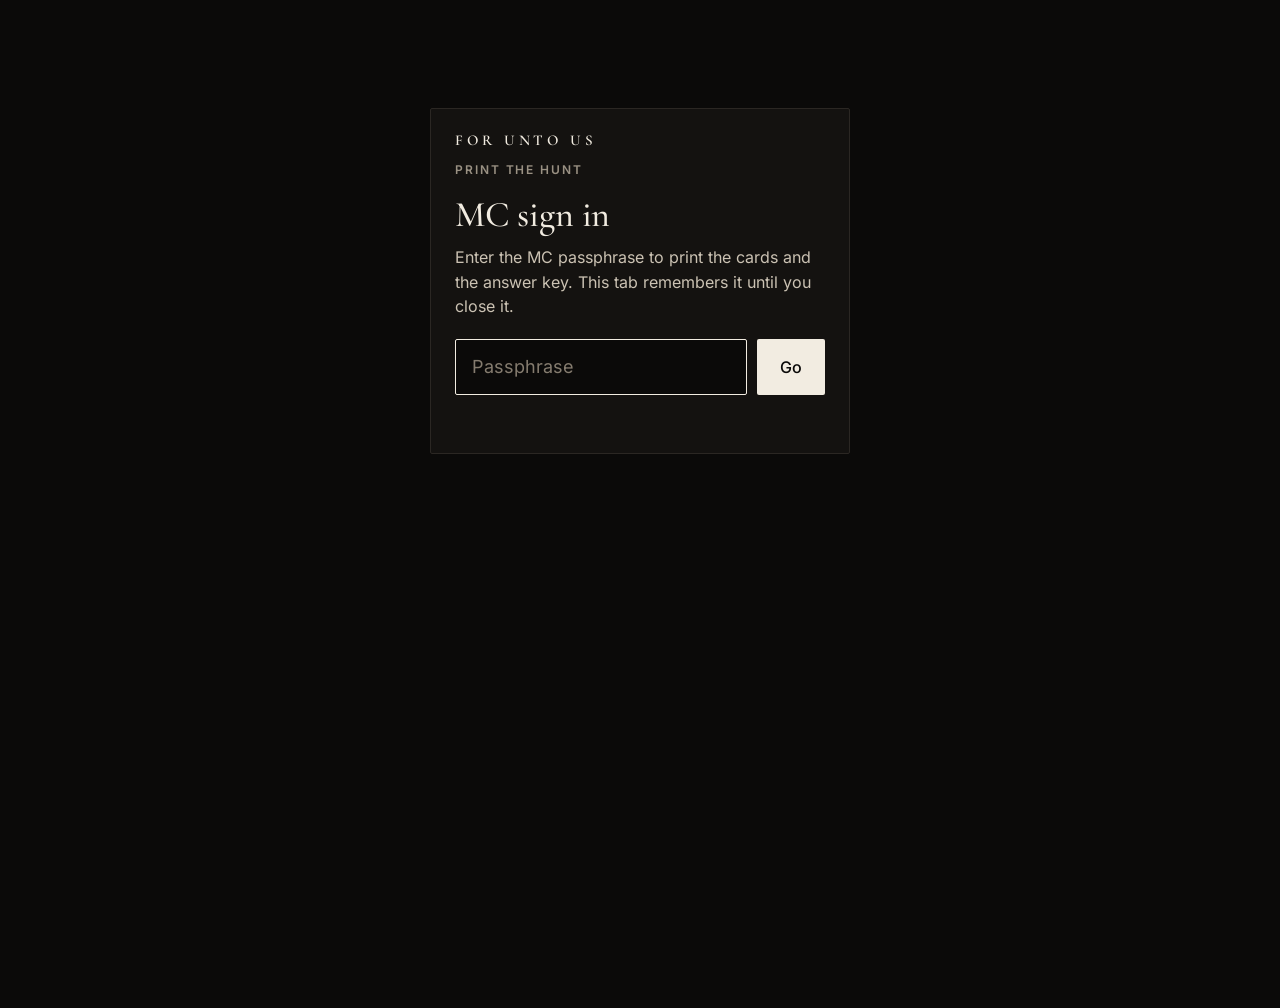
<file: for-unto-us/print.html>
<!doctype html>
<html lang="en" class="print-page">
<head>
<meta charset="utf-8">
<meta name="viewport" content="width=device-width, initial-scale=1">
<meta name="color-scheme" content="dark">
<meta name="theme-color" content="#0b0a09">
<meta name="robots" content="noindex">
<title>For Unto Us · Print</title>
<!-- 1. version.js always loads fresh; 2. everything else loads with ?v=<build>.
     This page needs no game state, so it loads neither config.js nor store.js (it never talks to the database). -->
<script>document.write('<script src="version.js?t=' + Date.now() + '"><\/script>');</script>
<script>ForUntoUsLoad(['css/tokens.css', 'css/base.css', 'css/print.css', 'hunt.sealed.js', 'seal.js', 'qrcode.js']);
  document.write('<link rel="icon" type="image/svg+xml" href="' + ForUntoUsAsset('img/star.svg') + '">');</script>
</head>
<body>
<!-- MC only. Nothing about the hunt is rendered until the MC passphrase opens the sealed copy. -->
<main class="gate-page no-print" id="gate-page">
  <section class="panel gate fade-in" aria-labelledby="gate-h">
    <div class="wordmark">For Unto Us</div>
    <span class="label">Print the hunt</span>
    <h1 class="h-page" id="gate-h" tabindex="-1">MC sign in</h1>
    <p class="prompt">Enter the MC passphrase to print the cards and the answer key. This tab remembers it until you close it.</p>
    <form class="pair" id="gate-form" autocomplete="on">
      <input type="text" name="username" value="For Unto Us MC" autocomplete="username" hidden>
      <input class="field" id="pass" name="pass" type="password" placeholder="Passphrase" autocomplete="current-password" aria-label="MC passphrase" spellcheck="false">
      <button class="btn btn--primary" id="gate-go" type="submit">Go</button>
    </form>
    <p class="feedback" id="gate-fb" aria-live="polite"></p>
  </section>
</main>

<div id="printer" hidden>
  <section class="panel print-controls" aria-labelledby="pc-h">
    <h1 id="pc-h" tabindex="-1">Print the hunt cards</h1>
    <p class="prompt">Print at 100% on matte card stock with background graphics on. Cut on the crop marks, then use the answer key to hide each card where its clue points. Keep the key away from the players.</p>
    <label class="field-label">Hunt address
      <input class="field" id="url" type="url" inputmode="url" autocomplete="off" spellcheck="false">
    </label>
    <p class="help" id="url-help">Each card’s QR code opens this address with the card’s code. Use the public address phones can reach.</p>
    <div class="print-options">
      <fieldset>
        <legend class="label">Print</legend>
        <label class="check"><input type="checkbox" id="opt-cards" checked> Hunt cards</label>
        <label class="check"><input type="checkbox" id="opt-key" checked> Answer key</label>
      </fieldset>
      <fieldset>
        <legend class="label">Cards</legend>
        <label class="check"><input type="checkbox" id="opt-decoys" checked> Include Herod’s decoy cards</label>
        <label class="check"><input type="checkbox" id="opt-small"> Smaller cards (4 per row)</label>
        <label class="check"><input type="checkbox" id="opt-inksaver"> Ink saver: white cards</label>
      </fieldset>
    </div>
    <p class="print-summary" id="summary" aria-live="polite"></p>
    <div class="print-actions">
      <button class="btn btn--primary" id="print" type="button">Print</button>
      <button class="btn btn--quiet btn--small-text" id="lock" type="button">Lock this page</button>
    </div>
  </section>
  <div class="sheets" id="sheets"></div>
</div>

<script>
(function () {
  'use strict';
  const Seal = window.HuntSeal;
  const $ = id => document.getElementById(id);
  const esc = s => String(s == null ? '' : s).replace(/[&<>"']/g, c => ({ '&': '&amp;', '<': '&lt;', '>': '&gt;', '"': '&quot;', "'": '&#39;' }[c]));
  const PAGES_URL = 'https://brentcross.github.io/Christmas2026/for-unto-us/';
  const STAR = '<svg class="star" viewBox="-20 -20 40 40" aria-hidden="true"><path d="M0-20 2.3-2.3 15 0 2.3 2.3 0 20-2.3 2.3-15 0-2.3-2.3Z"/><path transform="rotate(45)" d="M0-9.5 1.4-1.4 9.5 0 1.4 1.4 0 9.5-1.4 1.4-9.5 0-1.4-1.4Z"/></svg>';
  let hunt = null;

  // ---------- unlock ----------
  const fb = $('gate-fb');
  function say(text, cls) { fb.textContent = text; fb.className = 'feedback' + (cls ? ' ' + cls : ''); }
  function busy(on) {
    $('gate-go').disabled = false;
    $('gate-go').setAttribute('aria-busy', on ? 'true' : 'false');
    $('pass').disabled = on;
    if (on) say('Unlocking…', 'is-busy');
  }
  function problem(e) {
    return e && e.code === 'insecure-context' ? 'This page needs https:// (or localhost) to unlock the hunt.'
      : e && e.code === 'no-hunt' ? 'The hunt file didn’t load. Check the connection, then reload this page.'
      : 'Something went wrong unlocking the hunt. Reload the page and try again.';
  }
  async function boot() {
    if (!Seal || !window.HUNT_SEALED) { say(problem({ code: 'no-hunt' }), 'is-bad'); $('gate-go').disabled = true; return; }
    if (!Seal.supported) { say(problem({ code: 'insecure-context' }), 'is-bad'); $('gate-go').disabled = true; return; }
    if (Seal.recallPassphrase()) {
      busy(true);
      const h = await Seal.openMCRemembered().catch(() => null);
      busy(false); say('');
      if (h) return unlocked(h);
    }
    $('pass').focus();
  }
  $('gate-form').addEventListener('submit', async e => {
    e.preventDefault();
    if ($('gate-go').getAttribute('aria-busy') === 'true') return;
    const pass = $('pass').value;
    if (!pass.trim()) { say('Enter the MC passphrase.', 'is-bad'); return; }
    busy(true);
    let h = null;
    try { h = await Seal.openMC(pass); } catch (err) { busy(false); say(problem(err), 'is-bad'); return; }
    busy(false);
    if (!h) { say('That passphrase doesn’t open this hunt.', 'is-bad'); $('pass').setAttribute('aria-invalid', 'true'); $('pass').select(); return; }
    Seal.rememberPassphrase(pass);
    unlocked(h);
  });
  $('pass').addEventListener('input', () => { $('pass').removeAttribute('aria-invalid'); if (fb.classList.contains('is-bad')) say(''); });

  function unlocked(h) {
    hunt = h;
    $('pass').value = '';
    $('gate-page').hidden = true;
    $('printer').hidden = false;
    $('url').value = defaultAddress();
    build();
    $('pc-h').focus({ preventScroll: true });
  }
  $('lock').addEventListener('click', () => { Seal.forgetPassphrase(); location.reload(); });

  // ---------- the hunt address ----------
  // A QR pointing at localhost or a file is useless on a phone, so those fall back to the hosted copy.
  function defaultAddress() {
    const here = new URL('./', location.href);
    const local = !/^https?:$/.test(here.protocol) || /^(localhost|127(\.\d+){3}|\[::1\]|0\.0\.0\.0)$/.test(here.hostname);
    return local ? PAGES_URL : here.href;
  }
  // The address as the cards will use it: https:// added when missing, a folder ends in "/", no #fragment.
  function normAddress(raw) {
    let s = String(raw || '').trim();
    if (!s || /\s/.test(s)) return null;
    if (!/^[a-z][a-z0-9+.-]*:/i.test(s)) s = 'https://' + s;
    let u;
    try { u = new URL(s); } catch (e) { return null; }
    // (Chromium's URL parser lets odd hosts through, so check the host name itself.)
    if (!/^https?:$/.test(u.protocol) || !/^(localhost|([a-z0-9-]+\.)+[a-z0-9-]+|\[[0-9a-f:.]+\])$/i.test(u.hostname)) return null;
    u.hash = '';
    if (!/\/$/.test(u.pathname) && !/\.html?$/i.test(u.pathname)) u.pathname += '/';
    return u.href;
  }
  const isLocal = href => /^https?:\/\/(localhost|127(\.\d+){3}|\[::1\]|0\.0\.0\.0)[:/]/i.test(href);

  // ---------- QR (4-module quiet zone inside the SVG; the tile is plain white) ----------
  function qrSvg(text) {
    const q = qrcode(0, 'M'); q.addData(text); q.make();
    const n = q.getModuleCount(), m = 4; let d = '';
    for (let r = 0; r < n; r++) for (let c = 0; c < n; c++) if (q.isDark(r, c)) d += 'M' + (c + m) + ' ' + (r + m) + 'h1v1h-1z';
    const s = n + 2 * m;
    return '<svg xmlns="http://www.w3.org/2000/svg" viewBox="0 0 ' + s + ' ' + s + '" shape-rendering="crispEdges" aria-hidden="true"><path fill="#0b0a09" d="' + d + '"/></svg>';
  }

  // ---------- cards ----------
  // Identical for stations and decoys: no number, phrase, title or order marker.
  function cardHtml(url, code, ref) {
    return '<div class="card"><div class="bleed"></div>' +
      '<div class="frame"><span class="top-orn">' + STAR + '</span><span class="bot-orn">' + esc(ref) + '</span></div>' +
      '<div class="mark">' + esc(hunt.title || 'For Unto Us') + '</div><div class="sub">a child is born</div>' +
      '<div class="qr" role="img" aria-label="QR code for card ' + esc(code) + '">' + qrSvg(url + '#s=' + code) + '</div>' +
      '<div class="code">' + esc(code) + '</div><div class="how">Scan with your camera, or type the code</div></div>';
  }
  function cardSheets(url, o) {
    const codes = hunt.stations.map(s => s.code).concat(o.decoys ? (hunt.decoys || []).map(d => d.code) : [])
      .sort();                                              // by code, so the stack never gives the order away
    const ref = (hunt.verse && hunt.verse.ref) || 'Isaiah 9:6';
    const per = o.small ? 12 : 9, count = Math.ceil(codes.length / per);
    let html = '';
    for (let i = 0; i < count; i++) {
      html += '<div class="sheet' + (o.small ? ' sheet--small' : '') + (o.inksaver ? ' inksaver' : '') + '">' +
        '<div class="sheet-head"><b>' + esc(hunt.title || 'For Unto Us') + '</b><span>Hunt cards · Sheet ' + (i + 1) + ' of ' + count + ' · Cut on the crop marks</span></div>' +
        '<div class="cards-grid">' + codes.slice(i * per, i * per + per).map(c => cardHtml(url, c, ref)).join('') + '</div>' +
        '<svg class="crop" width="816" height="1056" viewBox="0 0 816 1056" aria-hidden="true"></svg>' +
        '<div class="sheet-foot"><span>Print at 100% on matte card stock. Cards are sorted by code, so the stack never gives away the order.</span>' +
        '<span>' + (o.inksaver ? 'Ivory cardstock looks best.' : 'Herod’s decoys look the same on purpose.') + '</span></div></div>';
    }
    return { html, cards: codes.length, sheets: count };
  }
  // Gang-up crop marks: one mark per trim line in every clear channel and in the outer margins, kept clear
  // of the bleed. The geometry is read from the laid-out sheet, so it follows print.css.
  function cropMarks(sheet) {
    const cards = sheet.querySelectorAll('.card');
    if (!cards.length) return;
    const S = sheet.getBoundingClientRect(), r0 = cards[0].getBoundingClientRect();
    const cs = getComputedStyle(sheet.querySelector('.cards-grid'));
    const C = cs.gridTemplateColumns.split(' ').length, R = Math.ceil(cards.length / C);
    const GX = parseFloat(cs.columnGap) || 0, GY = parseFloat(cs.rowGap) || 0;
    const L = r0.left - S.left, T = r0.top - S.top, W = r0.width, H = r0.height;
    const bleed = cards[0].querySelector('.bleed').getBoundingClientRect(), B = Math.max(0, r0.left - bleed.left);
    const pad = 3, outer = 12, xs = [], ys = [];
    for (let i = 0; i < C; i++) xs.push(L + i * (W + GX), L + i * (W + GX) + W);
    for (let i = 0; i < R; i++) ys.push(T + i * (H + GY), T + i * (H + GY) + H);
    const spans = (start, size, gap, n) => {
      const out = [[start - B - pad - outer, start - B - pad]];
      for (let i = 0; i < n - 1; i++) { const a = start + i * (size + gap) + size + B + pad; out.push([a, a + gap - 2 * (B + pad)]); }
      const end = start + (n - 1) * (size + gap) + size + B + pad;
      out.push([end, end + outer]);
      return out.filter(s => s[1] - s[0] > 1);
    };
    const sy = spans(T, H, GY, R), sx = spans(L, W, GX, C);
    const f = v => Math.round(v * 100) / 100;
    let lines = '';
    xs.forEach(x => sy.forEach(s => { lines += '<line x1="' + f(x) + '" y1="' + f(s[0]) + '" x2="' + f(x) + '" y2="' + f(s[1]) + '"/>'; }));
    ys.forEach(y => sx.forEach(s => { lines += '<line x1="' + f(s[0]) + '" y1="' + f(y) + '" x2="' + f(s[1]) + '" y2="' + f(y) + '"/>'; }));
    sheet.querySelector('.crop').innerHTML = '<g>' + lines + '</g>';
  }

  // ---------- answer key (always dark ink on white) ----------
  const pre = s => esc(s).replace(/\n/g, '<br>');
  function keySheet(url, o) {
    const ref = (hunt.verse && hunt.verse.ref) || 'Isaiah 9:6';
    const extra = (label, text) => text ? '<span class="k-extra"><b>' + label + ':</b> ' + pre(text) + '</span>' : '';
    const rows = hunt.stations.map((s, i) =>
      '<tr><td class="k-n">' + (i + 1) + '</td>' +
      '<td class="k-phrase">' + esc(s.phrase) + '</td>' +
      '<td><span class="k-title">' + esc(s.title) + '</span><span class="k-clue">' + pre(s.clue) + '</span>' +
        extra('Solution', s.solution) + extra('Hint 1', s.hint) + extra('Hint 2', s.hint2) + '</td>' +
      '<td class="k-hide">' + (s.answer ? '<span class="k-answer">' + esc(s.answer) + '</span>' : '') + pre(s.hide) + extra('Setup', s.setup) + '</td>' +
      '<td class="k-code">' + esc(s.code) + '</td></tr>').join('');
    // A decoy row: where it hides and, when the hunt says, the wrong turn it is there to catch.
    const decoys = o.decoys ? (hunt.decoys || []).map(d =>
      '<tr class="is-decoy"><td class="k-n">' + STAR + '</td><td class="k-phrase">Herod’s decoy</td>' +
      '<td><span class="k-clue">' + (d.why ? 'Not a real card.' : 'Not a real card. Hide it somewhere tempting, away from the real ones.') + '</span>' +
        extra('Why here', d.why) + '</td>' +
      '<td class="k-hide">' + pre(d.hide) + '</td><td class="k-code">' + esc(d.code) + '</td></tr>').join('') : '';
    const sealedAt = window.HUNT_SEALED && window.HUNT_SEALED.sealedAt ? new Date(window.HUNT_SEALED.sealedAt) : null;
    const when = sealedAt && !isNaN(sealedAt) ? sealedAt.toLocaleDateString('en-US', { day: 'numeric', month: 'long', year: 'numeric' }) : '';
    return '<div class="sheet sheet--key key">' +
      '<div class="key-head"><span class="mark">' + esc(hunt.title || 'For Unto Us') + '</span><span class="for">Answer key · for the MC only. Keep it away from the players.</span></div>' +
      // The notes go above the table, where the hider needs them first. Nothing follows the table, so no note
      // can be left alone on a sheet of its own (Chromium won't keep a block after a table with its last row).
      '<div class="key-notes"><p>To hide a card, find its code in the Code column. The cards are sorted by code, so the stack never gives away the order.</p>' +
      '<p>Cards link to ' + esc(url) + '. Test one with your phone before hiding them.</p>' +
      '<p>Read the Phrase column from top to bottom: it is ' + esc(ref) + '.</p>' +
      (when ? '<p>Printed from the hunt sealed on ' + esc(when) + '. If the hunt is sealed again with new codes, print new cards and a new key.</p>' : '') +
      '</div>' +
      '<table class="key-table"><thead><tr><th class="k-n">#</th><th class="k-phrase">Phrase it writes</th><th>Station, its clue and the help you can release</th>' +
      '<th class="k-hide">Answer · hiding spot</th><th class="k-code">Code</th></tr></thead><tbody>' + rows + decoys + '</tbody></table>' +
      '</div>';
  }

  // ---------- build ----------
  let lastUrl = null;
  function opts() {
    return { cards: $('opt-cards').checked, key: $('opt-key').checked, decoys: $('opt-decoys').checked,
      small: $('opt-small').checked, inksaver: $('opt-inksaver').checked };
  }
  function build() {
    if (!hunt) return;
    const o = opts(), url = normAddress($('url').value);
    const help = $('url-help');
    if (!url) {
      $('url').setAttribute('aria-invalid', 'true');
      help.className = 'help is-bad';
      help.textContent = 'Enter the web address of the hunt, starting with https://. The cards keep the last good address until then.';
    } else {
      $('url').removeAttribute('aria-invalid');
      help.className = 'help' + (isLocal(url) ? ' is-warn' : '');
      help.textContent = isLocal(url) ? 'Phones can’t open a localhost address. Use the public address unless you are only testing.'
        : 'Each card’s QR code opens this address with the card’s code. Use the public address phones can reach.';
      lastUrl = url;
    }
    const use = lastUrl || PAGES_URL;
    let html = '', made = { cards: 0, sheets: 0 };
    if (o.cards) { made = cardSheets(use, o); html += made.html; }
    if (o.key) html += keySheet(use, o);
    $('sheets').innerHTML = html;
    document.querySelectorAll('#sheets .sheet:not(.sheet--key)').forEach(cropMarks);
    const parts = [];
    if (o.cards) parts.push(made.cards + ' cards on ' + made.sheets + (made.sheets === 1 ? ' sheet' : ' sheets'));
    if (o.key) parts.push((o.cards ? 'then ' : '') + 'the answer key');
    $('summary').textContent = parts.length ? parts.join(', ') + '.' : 'Choose what to print.';
    $('print').disabled = !parts.length;
    $('opt-decoys').disabled = $('opt-small').disabled = $('opt-inksaver').disabled = !o.cards;
  }
  ['opt-cards', 'opt-key', 'opt-decoys', 'opt-small', 'opt-inksaver'].forEach(id => $(id).addEventListener('change', build));
  $('url').addEventListener('input', build);
  $('url').addEventListener('change', () => { const u = normAddress($('url').value); if (u) $('url').value = u; build(); });
  $('print').addEventListener('click', () => window.print());
  // Fonts change the measured geometry of nothing on the cards (fixed sizes), but redraw once they are in anyway.
  if (document.fonts && document.fonts.ready) document.fonts.ready.then(() => { if (hunt) build(); });

  boot();
})();
</script>
</body>
</html>
</file>
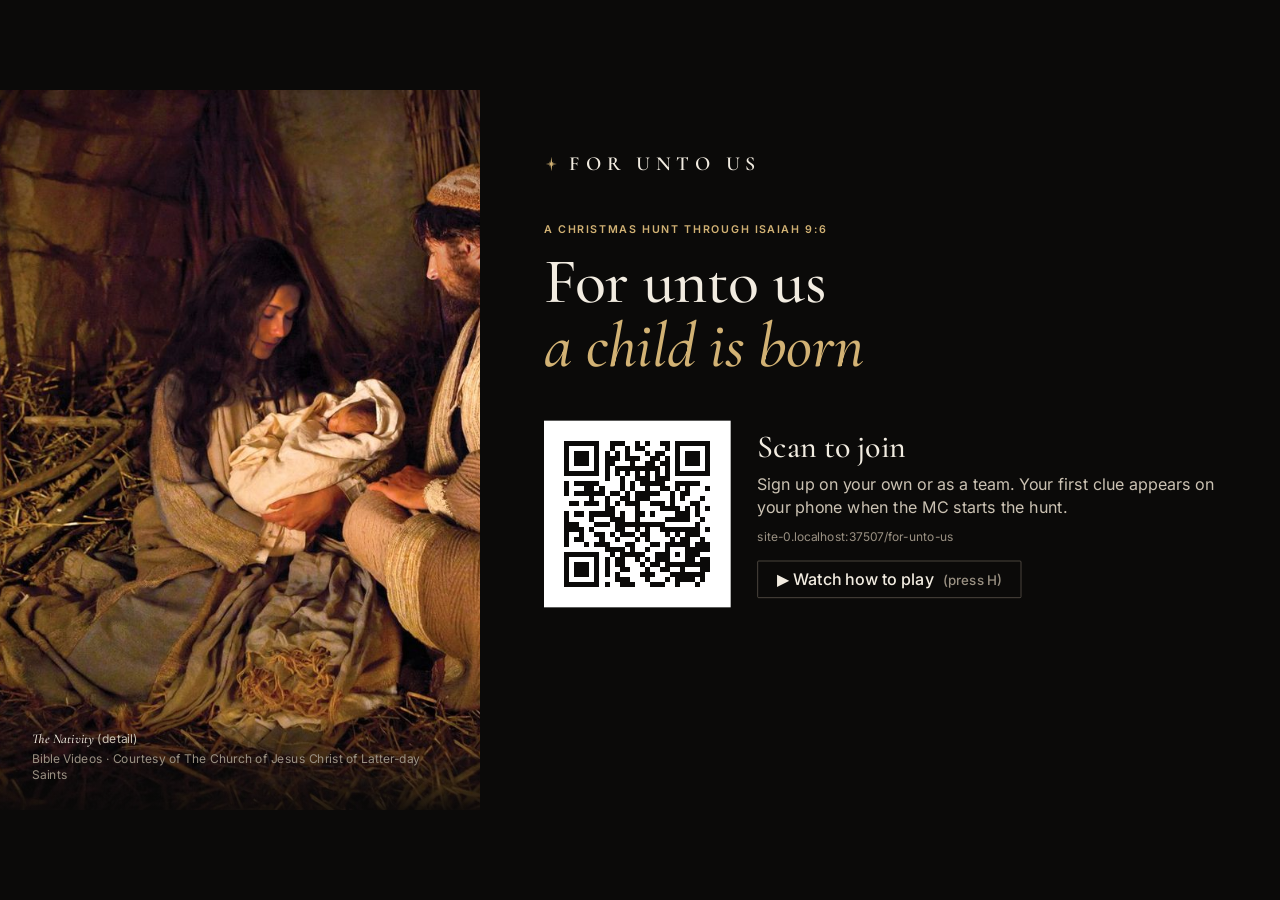
<file: for-unto-us/tv.html>
<!doctype html>
<html lang="en" class="tv-page">
<head>
<meta charset="utf-8">
<meta name="viewport" content="width=device-width, initial-scale=1">
<meta name="color-scheme" content="dark">
<meta name="theme-color" content="#0b0a09">
<title>For Unto Us · TV</title>
<!-- 1. version.js always loads fresh; 2. everything else loads with ?v=<build> -->
<script>document.write('<script src="version.js?t=' + Date.now() + '"><\/script>');</script>
<script>ForUntoUsLoad(['css/tokens.css', 'css/base.css', 'css/tv.css',
  'config.js', 'hunt.sealed.js', 'seal.js', 'store.js', 'qrcode.js']);
  document.write('<link rel="icon" type="image/svg+xml" href="' + ForUntoUsAsset('img/star.svg') + '">');</script>
</head>
<body>
<!-- The living-room screen. Everything is laid out in design px on a 1920 x 1080 stage that fit() scales.
     It reads only public data (HuntSeal.hunt) and the game state (StarStore). It never opens a card,
     never needs the MC passphrase, and never shows a hint: hints are phone-only. -->
<div class="stage" id="stage">
  <div class="offline" id="offline" hidden>Reconnecting…</div>

  <!-- Before the start: title, join QR, cover art and the names who've joined -->
  <section class="tv-view tv-waiting is-off" id="v-waiting" aria-label="Waiting for the start">
    <figure class="tv-waiting-art js-art"></figure>
    <div class="tv-waiting-main">
      <div class="tv-brand"><svg class="star" viewBox="-20 -20 40 40" aria-hidden="true"><path d="M0-20 2.3-2.3 15 0 2.3 2.3 0 20-2.3 2.3-15 0-2.3-2.3Z"/><path transform="rotate(45)" d="M0-9.5 1.4-1.4 9.5 0 1.4 1.4 0 9.5-1.4 1.4-9.5 0-1.4-1.4Z"/></svg><span class="tv-wordmark js-title">For Unto Us</span></div>
      <p class="label label--gilt js-sub">A Christmas hunt through Isaiah 9:6</p>
      <h1>For unto us<br><em>a child is born</em></h1>
      <div class="tv-waiting-join">
        <div class="qr js-qr" role="img" aria-label="QR code that opens the hunt"></div>
        <div>
          <h2>Scan to join</h2>
          <p>Sign up on your own or as a team. Your first clue appears on your phone when the MC starts the hunt.</p>
          <p class="url js-url"></p>
          <button type="button" class="tv-howto-btn" data-howto>&#9654;&#xFE0E; Watch how to play <span>(press H)</span></button>
        </div>
      </div>
      <section class="tv-waiting-roster" id="w-roster" aria-live="polite"></section>
    </div>
  </section>

  <!-- During the hunt: standings, join, just written / at the manger, clues the MC opened -->
  <section class="tv-view tv-frame is-off" id="v-race" aria-label="The race">
    <header class="tv-top">
      <div><div class="tv-wordmark js-title">For Unto Us</div><div class="tv-sub js-sub"></div></div>
      <div class="tv-clock"><div class="label">Time in the hunt</div><div class="tv-time js-time">0:00</div></div>
    </header>
    <div class="tv-body" id="r-body">
      <section id="r-standings" aria-label="Standings"></section>
      <aside class="tv-rail">
        <section class="tv-join">
          <div class="qr js-qr" role="img" aria-label="QR code that opens the hunt"></div>
          <div><span class="label">Join late?</span><h2>Scan to join</h2><p>Sign up, or sign back in with your PIN.</p></div>
        </section>
        <section id="r-news" aria-live="polite" hidden></section>
        <section class="tv-opened" id="r-opened" aria-label="Clues opened by the MC"></section>
      </aside>
    </div>
  </section>

  <!-- Gifts for Him: alternates with the race once a gift exists -->
  <section class="tv-view tv-frame is-off" id="v-gifts" aria-label="Gifts for Him">
    <header class="tv-top">
      <div><div class="tv-wordmark js-title">For Unto Us</div><div class="tv-sub js-sub"></div></div>
      <div class="tv-clock"><div class="label">Time in the hunt</div><div class="tv-time js-time">0:00</div></div>
    </header>
    <section class="tv-gifts-body" id="g-body"></section>
  </section>

  <!-- When everyone is at the manger: the whole verse, written, with the final places -->
  <section class="tv-view tv-finale is-off" id="v-finale" aria-label="The whole verse">
    <figure class="tv-waiting-art js-art"></figure>
    <div class="tv-finale-main" id="f-main"></div>
  </section>

  <!-- The MC ended the hunt: everyone gathers. No places yet, so the reveal stays a surprise. -->
  <section class="tv-view tv-ended is-off" id="v-ended" aria-label="The hunt has ended">
    <figure class="tv-waiting-art js-art"></figure>
    <div class="tv-ended-main">
      <div class="tv-brand"><svg class="star" viewBox="-20 -20 40 40" aria-hidden="true"><path d="M0-20 2.3-2.3 15 0 2.3 2.3 0 20-2.3 2.3-15 0-2.3-2.3Z"/><path transform="rotate(45)" d="M0-9.5 1.4-1.4 9.5 0 1.4 1.4 0 9.5-1.4 1.4-9.5 0-1.4-1.4Z"/></svg><span class="tv-wordmark js-title">For Unto Us</span></div>
      <p class="label">The hunt has ended</p>
      <h1>Gather around</h1>
      <p class="tv-ended-text">Put the clues away and come together. The MC will share the results here in a moment.</p>
      <figure class="tv-scripture"><blockquote>For where two or three are gathered together in my name, there am I in the midst of them.</blockquote><cite>Matthew 18:20</cite></figure>
      <div class="tv-ended-foot"><span class="label">Time in the hunt</span><span class="tv-ended-time js-time">0:00</span></div>
    </div>
  </section>

  <!-- The reveal, step 1: the whole verse -->
  <section class="tv-view tv-verse is-off" id="v-verse" aria-label="The whole verse">
    <div class="tv-verse-main" id="rv-verse"></div>
  </section>

  <!-- The reveal, steps 2 on: the places, one at a time from 4th (or the last place shown) up to 1st -->
  <section class="tv-view tv-places is-off" id="v-places" aria-label="Tonight’s places">
    <div class="tv-places-main" id="rv-places" aria-live="polite"></div>
  </section>

  <!-- The reveal, last step: all the places together, the cover and the closing line -->
  <section class="tv-view tv-results is-off" id="v-final" aria-label="Tonight’s places">
    <figure class="tv-waiting-art js-art"></figure>
    <div class="tv-results-main" id="rv-final"></div>
  </section>

  <!-- The MC paused the hunt: a calm layer over whatever is on screen (the standings stay faintly visible) -->
  <section class="tv-paused is-off" id="v-paused" aria-label="The hunt is paused" aria-hidden="true">
    <div class="tv-paused-inner">
      <svg class="star" viewBox="-20 -20 40 40" aria-hidden="true"><path d="M0-20 2.3-2.3 15 0 2.3 2.3 0 20-2.3 2.3-15 0-2.3-2.3Z"/><path transform="rotate(45)" d="M0-9.5 1.4-1.4 9.5 0 1.4 1.4 0 9.5-1.4 1.4-9.5 0-1.4-1.4Z"/></svg>
      <h1>The hunt is paused</h1>
      <figure class="tv-paused-verse"><blockquote>“Be still, and know that I am God.”</blockquote><cite>Psalm 46:10</cite></figure>
      <p class="tv-paused-note">Please wait for the MC. Everyone’s place is kept, and the clock has stopped.</p>
      <div class="tv-paused-clock"><span class="label">Time in the hunt</span><span class="tv-paused-time js-time">0:00</span></div>
    </div>
  </section>

  <p class="demo-note" id="demo" hidden>Demo mode: only screens in this browser are connected.</p>
</div>

<!-- How to Play video: H or the button on the join screen plays it; Escape or the end closes it. -->
<div class="tv-howto" id="howto" hidden>
  <video id="howto-video" playsinline preload="none" aria-label="How to play For Unto Us, a narrated video"></video>
  <p class="tv-howto-hint">Press Esc to close</p>
</div>

<script>
// Scale the 1920 x 1080 stage to the screen (letterboxed in canvas colour on other shapes).
function fit() { const s = Math.min(innerWidth / 1920, innerHeight / 1080);
  document.getElementById('stage').style.transform = 'scale(' + s + ') translate(-50%, -50%)'; }
addEventListener('resize', fit); fit();
</script>
<script>
(function () {
  'use strict';
  const S = window.StarStore, Seal = window.HuntSeal;
  const H = Seal && Seal.hunt;
  const $ = id => document.getElementById(id);
  const esc = s => String(s == null ? '' : s).replace(/[&<>"']/g, c => ({ '&': '&amp;', '<': '&lt;', '>': '&gt;', '"': '&quot;', "'": '&#39;' }[c]));
  // Hunt content is typed with straight quotes; show typographic ones (“ ” ‘ ’), as the phones do.
  const smart = s => String(s == null ? '' : s)
    .replace(/(^|[\s([{\u2013\u2014])"/g, '$1\u201C').replace(/"/g, '\u201D')
    .replace(/(^|[\s([{\u2013\u2014])'/g, '$1\u2018').replace(/'/g, '\u2019');
  const tx = s => esc(smart(s));   // content text: escaped, with typographic quotes

  if (!S || !H || !H.phrases || !H.phrases.length) {
    $('stage').innerHTML = '<section class="tv-view tv-frame"><p class="tv-fail">The hunt didn’t load. Check the connection, then reload this page.</p></section>';
    return;
  }

  // ---------- constants ----------
  const N = H.stationCount || H.phrases.length;            // never hard-code 9
  const PH = H.phrases;
  const REF = (H.verse && H.verse.ref) || 'Isaiah 9:6';
  const PAGES_URL = 'https://brentcross.github.io/Christmas2026/for-unto-us/';
  const RACE_MS = 45000, GIFTS_MS = 15000;                 // during the race, once a gift exists
  const FINALE_VERSE_MS = 20000, FINALE_GIFTS_MS = 40000;  // once everyone is at the manger
  const RELEASE_NAMES = { hint1: 'Hint 1', hint2: 'Hint 2' };
  const STAR = '<svg class="star" viewBox="-20 -20 40 40" aria-hidden="true"><path d="M0-20 2.3-2.3 15 0 2.3 2.3 0 20-2.3 2.3-15 0-2.3-2.3Z"/><path transform="rotate(45)" d="M0-9.5 1.4-1.4 9.5 0 1.4 1.4 0 9.5-1.4 1.4-9.5 0-1.4-1.4Z"/></svg>';
  const params = new URLSearchParams(location.search);
  const VIEWS = ['waiting', 'race', 'gifts', 'finale', 'ended', 'verse', 'places', 'final'];
  const PINNED = ['waiting', 'race', 'gifts', 'finale', 'ended', 'final'].indexOf(params.get('view')) >= 0 ? params.get('view') : null;
  // The reveal: the verse, then each place (the last shown first), 1st held a little longer, then the gifts for Him
  // (once, when there are any), then the final screen, which stays. Right arrow or space moves on; left goes back.
  const REVEAL_MS = { verse: 12000, place: 6000, first: 9000, gifts: 30000, final: 0 };
  const TOP = 4;                                           // places revealed (fewer when fewer are playing)

  // ---------- small helpers ----------
  // QR with a 4-module quiet zone inside the SVG (the tile around it is plain white, no padding).
  function qrSvg(text) {
    const q = qrcode(0, 'M'); q.addData(text); q.make();
    const n = q.getModuleCount(), m = 4; let d = '';
    for (let r = 0; r < n; r++) for (let c = 0; c < n; c++) if (q.isDark(r, c)) d += 'M' + (c + m) + ' ' + (r + m) + 'h1v1h-1z';
    const s = n + 2 * m;
    return '<svg xmlns="http://www.w3.org/2000/svg" viewBox="0 0 ' + s + ' ' + s + '" shape-rendering="crispEdges" aria-hidden="true"><path fill="#0b0a09" d="' + d + '"/></svg>';
  }
  function clock(ms) {
    const s = Math.max(0, Math.floor(ms / 1000)), h = Math.floor(s / 3600), m = Math.floor(s / 60) % 60, ss = String(s % 60).padStart(2, '0');
    return h ? h + ':' + String(m).padStart(2, '0') + ':' + ss : m + ':' + ss;
  }
  function ago(at) {
    const m = Math.max(0, Math.floor((Date.now() - at) / 60000));
    if (m < 1) return 'just now';
    if (m < 60) return m + ' min ago';
    return Math.floor(m / 60) + ' h ' + (m % 60) + ' min ago';
  }
  // The address the join QR opens: this folder, unless this screen runs from localhost or a file
  // (a phone can't open those), in which case the hosted copy.
  function joinAddress() {
    const here = new URL('./', location.href);
    const local = !/^https?:$/.test(here.protocol) || /^(localhost|127(\.\d+){3}|\[::1\]|0\.0\.0\.0)$/.test(here.hostname);
    return local ? PAGES_URL : here.href;
  }
  // Region updates: touch the DOM only when the markup really changes (keeps fades and screen readers calm).
  const last = {};
  function setHTML(el, html) {
    if (last[el.id] === html) return false;
    last[el.id] = html; el.innerHTML = html; return true;
  }
  const rect = el => el.getBoundingClientRect();
  function updateTimes(root) {
    (root || document).querySelectorAll('[data-at]').forEach(el => { const s = ago(+el.dataset.at); if (el.textContent !== s) el.textContent = s; });
  }
  const membersLine = p => (p.team ? (p.members.length ? p.members.join(', ') : 'Team') : 'Playing solo');

  // ---------- pause, end and reveal (the store's helpers; a plain reading of meta if this store predates them) ----------
  const metaOf = t => (t && S.meta(t)) || {};
  const isPaused = t => !!t && (typeof S.isPaused === 'function' ? !!S.isPaused(t) : !!metaOf(t).paused);
  const isEnded = t => !!t && (typeof S.isEnded === 'function' ? !!S.isEnded(t) : !!metaOf(t).ended);
  const revealAt = t => (!t ? null : typeof S.revealAt === 'function' ? S.revealAt(t) || null : (metaOf(t).reveal || {}).at || null);
  const endedEarly = t => !!(metaOf(t).ended || {}).early;
  // Time in the hunt: frozen while paused, stopped at the end, paused time left out.
  function elapsed(t, now) {
    if (typeof S.elapsed === 'function') return S.elapsed(t, now);
    const m = metaOf(t);
    if (!m.startedAt) return 0;
    let end = now;
    if (m.ended && m.ended.at) end = Math.min(end, m.ended.at);
    if (m.paused && m.paused.at) end = Math.min(end, m.paused.at);
    return Math.max(0, end - m.startedAt - (+m.pausedTotal || 0));
  }
  // The results order: finishers by finish time, then everyone else by the race order.
  function finalStandings(t) {
    if (typeof S.finalStandings === 'function') return S.finalStandings(t) || [];
    return S.standings(t).map((p, i) => ({ id: p.id, place: i + 1, name: p.name, members: p.members, team: p.team, solved: p.solved.length, finishedAt: p.finishedAt || null }));
  }
  const solvedCount = e => Math.min(N, typeof e.solved === 'number' ? e.solved : Array.isArray(e.solved) ? e.solved.length : +e.solvedCount || 0);
  const teamLine = e => (e.team && e.members && e.members.length ? e.members.join(', ') : '');
  const resultLine = e => (e.finishedAt ? 'At the manger' : solvedCount(e) + ' of ' + N + ' written');

  // ---------- static parts ----------
  const JOIN = joinAddress();
  const JOIN_QR = qrSvg(JOIN);
  document.querySelectorAll('.js-qr').forEach(el => { el.innerHTML = JOIN_QR; });
  document.querySelectorAll('.js-url').forEach(el => { el.textContent = JOIN.replace(/^https?:\/\//, '').replace(/\/$/, ''); });
  document.querySelectorAll('.js-title').forEach(el => { el.textContent = H.title || 'For Unto Us'; });
  document.querySelectorAll('.js-sub').forEach(el => { el.textContent = H.subtitle || 'A Christmas hunt through ' + REF; });
  document.title = (H.title || 'For Unto Us') + ' · TV';
  $('demo').hidden = S.mode !== 'demo';

  // The cover painting (a crop is allowed here, so the caption says "(detail)"). If it is missing,
  // a quiet panel with the star takes its place.
  (function art() {
    const c = H.cover || {};
    document.querySelectorAll('.js-art').forEach(fig => {
      if (!c.src) { fig.classList.add('is-missing'); fig.innerHTML = '<div class="tv-art-fallback">' + STAR + '</div>'; return; }
      const who = [c.artist ? tx(c.artist) : '', c.title ? '<i>' + tx(c.title) + '</i>' : ''].filter(Boolean).join(', ');
      fig.innerHTML = '<img src="' + esc(ForUntoUsAsset(c.src)) + '" width="' + (+c.w || 960) + '" height="' + (+c.h || 1052) + '" alt="">' +
        '<figcaption>' + (who ? who + ' (detail)' : '') + (c.credit ? '<span class="credit">' + tx(c.credit) + '</span>' : '') + '</figcaption>';
      fig.querySelector('img').addEventListener('error', () => {
        fig.classList.add('is-missing'); fig.innerHTML = '<div class="tv-art-fallback">' + STAR + '</div>';
      });
    });
  })();

  // ---------- waiting ----------
  function renderWaiting(t) {
    const el = $('w-roster');
    const ps = t ? S.players(t).sort((a, b) => (b.createdAt || 0) - (a.createdAt || 0)) : [];   // newest first: a new name shows at once
    const names = ps.map(p => p.name || '');
    const sig = t ? JSON.stringify(names) : '';
    if (sig === last.roster) return;
    last.roster = sig;
    if (!t) { el.innerHTML = ''; return; }
    if (!names.length) { el.innerHTML = '<p class="tv-names-empty">Nobody yet. Scan the code to be first.</p>'; return; }
    const head = '<span class="label">' + names.length + ' joined</span>';
    const list = k => '<p class="tv-names">' + names.slice(0, k).map(n => '<span class="nm">' + esc(n) + '</span>').join('<span class="sep"> · </span>') + '</p>';
    el.innerHTML = head + list(names.length);
    // At most three lines; whoever doesn't fit becomes "and N more".
    const box = el.querySelector('.tv-names'), bottom = rect(box).bottom;
    const k = Array.prototype.findIndex.call(box.querySelectorAll('.nm'), nm => rect(nm).bottom > bottom + 1);
    if (k > 0) el.innerHTML = head + list(k) + '<p class="tv-names-more">and ' + (names.length - k) + ' more</p>';
  }

  // ---------- race: standings ----------
  function latestHtml(w) {
    if (!w) return '<div class="tv-latest is-empty">No phrases yet</div>';
    const ph = PH[w - 1] || '';
    let pre = '';
    if (w > 1) pre = ph.length <= 16 ? '…' + (PH[w - 2] || '').split(/\s+/).slice(-3).join(' ') + ' ' : '…';
    return '<div class="tv-latest">' + esc(pre) + '<b>' + esc(ph) + '</b></div>';
  }
  // A newest phrase too long for its line (the verse's last, 66 characters) ends at a whole word, never on a
  // little word ("and", "of", "there"…), with "…": "…Of the increase of his government and peace…".
  const WEAK_END = /^(a|an|and|at|be|but|by|for|from|his|in|is|its|nor|of|on|or|shall|that|the|their|there|to|unto|upon|us|was|which|who|with)$/i;
  function shortenLatest(b) {
    const line = b.parentNode, over = () => line.scrollWidth > line.clientWidth + 1;
    if (!over()) return;
    const words = b.textContent.split(/\s+/);
    for (let k = words.length - 1; k > 0; k--) {
      if (WEAK_END.test(words[k - 1].replace(/\W+$/, ''))) continue;
      b.textContent = words.slice(0, k).join(' ').replace(/[\s,;:.!?…]+$/, '') + '…';
      if (!over()) return;
    }
  }
  function legendHtml() {
    // The whole verse with numbered keys (decorative, matching the columns above): keys never strand at a line end.
    const parts = PH.map((ph, i) => {
      const sup = '<sup>' + (i + 1) + '</sup>';
      if (ph.length <= 16) return '<span class="nb">' + sup + esc(ph) + '</span>';
      const w = ph.split(/\s+/).map(esc);
      if (w.length >= 3) { w[0] = w[0] + '&nbsp;' + w[1]; w.splice(1, 1); }
      if (w.length >= 3) { w[w.length - 2] = w[w.length - 2] + '&nbsp;' + w[w.length - 1]; w.pop(); }
      return sup + w.join(' ');
    });
    return '<div class="tv-legend" id="r-legend" aria-hidden="true"><span class="label label--gilt">' + esc(REF) + '</span><p>' + parts.join(' ') + '</p></div>';
  }
  function rowHtml(p, i, finishPlace) {
    const w = Math.min(p.solved.length, N), done = !!p.finishedAt, prog = S.progress(p, N);
    let segs = '';
    for (let k = 0; k < N; k++) segs += '<i' + (done || k < w ? ' class="on"' : k === w ? ' class="now"' : '') + '></i>';
    const status = done
      ? '<div class="tv-status is-done">At the manger<small>' + S.ordinal(finishPlace) + ' to finish</small></div>'
      : '<div class="tv-status">' + (prog.stage === 'station' ? 'Station ' : 'Clue ') + prog.n + '<small>' + w + ' of ' + N + ' written</small></div>';
    const leader = i === 0 && (done || w > 0);
    return '<li class="tv-row' + (leader ? ' is-leader' : '') + '">' +
      '<span class="tv-place">' + (i + 1) + '</span>' +
      '<div class="tv-team"><div class="tv-name">' + esc(p.name) + '</div><div class="tv-members">' + esc(membersLine(p)) + '</div></div>' +
      '<div><div class="tv-segs" style="--n:' + N + '" aria-hidden="true">' + segs + '</div>' + latestHtml(done ? N : w) + '</div>' +
      status + '</li>';
  }
  function renderStandings(t) {
    const rows = S.standings(t), fin = new Map(S.finishers(t).map((p, i) => [p.id, i + 1]));
    let nums = '';
    for (let k = 1; k <= N; k++) nums += '<span>' + k + '</span>';
    let html = '<div class="tv-race-head" aria-hidden="true"><span class="label">Place</span><span class="label">Team</span>' +
      '<span class="tv-nums" style="--n:' + N + '">' + nums + '</span><span class="label tv-now">Now</span></div>';
    if (!rows.length) html += '<p class="tv-empty">Nobody has joined yet. Scan the code to join the hunt.</p>';
    else {
      const cap = rows.length <= 6 ? '' : rows.length <= 8 ? ' tv-standings--8' : ' tv-standings--12';
      html += '<ol class="tv-standings' + cap + '">' + rows.slice(0, 12).map((p, i) => rowHtml(p, i, fin.get(p.id))).join('') + '</ol>';
      if (rows.length > 12) html += '<p class="tv-more">and ' + (rows.length - 12) + ' more</p>';
    }
    if (rows.length <= 6) html += legendHtml();
    const el = $('r-standings');
    if (!setHTML(el, html)) return;
    el.querySelectorAll('.tv-latest b').forEach(shortenLatest);
    // The legend shows only when it fits whole: a long verse with six teams steps down a size or two first.
    const lg = $('r-legend');
    if (!lg) return;
    const p = lg.querySelector('p'), floor = rect($('r-body')).bottom + 1;
    for (const fs of [29, 27, 25, 24]) { p.style.fontSize = fs + 'px'; if (rect(lg).bottom <= floor) return; }
    lg.hidden = true;
  }

  // ---------- race: rail ----------
  // A new event fades in (opacity only). The markup for one event never changes, so nothing replays.
  let seenWrite = null, fadeWrite = null, seenFinishers = null, fadeFinisher = null, fadeManger = false;
  function renderNews(t) {
    const el = $('r-news'), fins = S.finishers(t);
    if (fins.length) {
      // The first finisher (and the next two) at the manger: replaces "Just written".
      if (seenFinishers !== null && fins.length > seenFinishers) { fadeFinisher = fins.length; if (!seenFinishers) fadeManger = true; }
      seenFinishers = fins.length;
      el.className = 'tv-manger' + (fadeManger ? ' fade-in' : '');   // the block fades in once, as it replaces "Just written"
      const more = fins.length > 3 ? '<p class="tv-more">and ' + (fins.length - 3) + ' more</p>' : '';
      setHTML(el, '<span class="label">At the manger</span><ol>' +
        fins.slice(0, 3).map((p, i) => '<li' + (i + 1 === fadeFinisher ? ' class="fade-in"' : '') + '><span class="n">' + (i + 1) + '</span><span class="who">' + esc(p.name) + '</span></li>').join('') +
        '</ol>' + more + '<p class="sr-only">' + esc(fins[0].name) + ' reached the manger first.</p>');
      el.hidden = false;
      return;
    }
    seenFinishers = 0;
    const lw = S.latestWrite(t);
    const key = lw ? lw.player.id + ':' + lw.n : '';
    if (seenWrite !== null && key && key !== seenWrite) fadeWrite = key;
    seenWrite = key;
    if (!lw) { el.hidden = true; setHTML(el, ''); return; }
    el.className = 'tv-written';
    setHTML(el, '<span class="label">Just written</span><p class="tv-written-line' + (key === fadeWrite ? ' fade-in' : '') + '">' +
      '<span class="who">' + esc(lw.player.name) + '</span><span class="verb"> wrote </span><span class="what">' + esc(PH[lw.n - 1] || '') + '</span></p>');
    el.hidden = false;
  }

  // Hint releases for the quiet log: which clue and which kind only, never the text.
  function hintEvents(t) {
    const out = [];
    for (const r of S.releases(t)) for (const k of ['hint1', 'hint2']) if (r[k] != null) out.push({ n: r.n, kind: k, at: r[k + 'At'] || 0 });
    return out.sort((a, b) => b.at - a.at || b.n - a.n);
  }
  // full: how many of the newest clues show as a block; brief: the newest block leaves out its hiding place.
  function openedHtml(opened, full, events, fresh, brief) {
    let h = '<span class="label">Clues opened by the MC</span>';
    if (!opened.length) h += '<p class="tv-opened-note">If a clue has everyone stuck, the MC can open it: its hiding place and code appear here.</p>';
    opened.slice(0, full).forEach((o, i) => {
      h += '<div class="tv-open-item' + (i === 0 && fresh.open ? ' fade-in' : '') + '"><div class="which">Clue ' + o.n + '</div>' +
        (o.title ? '<h3>' + tx(o.title) + '</h3>' : '') + (o.hide && !brief ? '<p>' + tx(o.hide) + '</p>' : '') +
        '<div class="code">' + esc(o.code) + '</div></div>';
    });
    // Every other opened clue is one line, "Clue n · CODE" (never broken), in aligned columns: after a block
    // the list hangs from "Earlier:"; with no block (a short rail) it lists every opened clue, the newest included.
    const rest = opened.slice(full).sort((a, b) => a.n - b.n);
    if (rest.length) h += '<p class="tv-opened-earlier' + (full ? '' : ' is-all') + '">' + (full ? '<span class="pre">Earlier:</span>' : '') +
      rest.map(o => '<span class="c' + (!full && fresh.open && o.n === opened[0].n ? ' fade-in' : '') + '">Clue ' + o.n + ' · <b>' + esc(o.code) + '</b></span>').join(' ') + '</p>';
    if (events.length) {
      h += '<div class="tv-log"><span class="label">Sent to phones</span><ul>' + events.map((e, i) =>
        '<li' + (i === 0 && fresh.log ? ' class="fade-in"' : '') + '><span class="what"><b>Clue ' + e.n + '</b> · ' + RELEASE_NAMES[e.kind] + ' released</span>' +
        '<span class="when" data-at="' + e.at + '"></span></li>').join('') + '</ul></div>';
    }
    if (opened.length) h += '<p class="tv-opened-foot">Opened clues also show on the phones of anyone stuck.</p>';
    return h;
  }
  // Every block shows whole or not at all, and no opened clue's code ever disappears. The richest layout that
  // fits wins; as the rail gets shorter, first the hint log gives way (oldest entry first), then the second
  // clue block folds into the "Earlier" list, then the newest block drops its hiding place, and last the newest
  // folds in too, so the list holds every code. The footnote shows only when there is room left.
  let openSig = null, seenOpen = null, fadeOpen = null, seenLog = null, fadeLog = null;
  function renderOpened(t) {
    const el = $('r-opened');
    const opened = S.openedClues(t).slice().reverse();          // newest first
    const events = hintEvents(t);
    const openKey = opened.length ? opened[0].n + ':' + opened[0].at : '';
    const logKey = events.length ? events[0].n + ':' + events[0].kind + ':' + events[0].at : '';
    // Only a release that arrives while this screen is up fades in, and only at that moment: a later re-fit
    // (the rail height changed) redraws it without replaying the fade.
    if (seenOpen !== null && openKey && openKey !== seenOpen) fadeOpen = { key: openKey, at: Date.now() };
    if (seenLog !== null && logKey && logKey !== seenLog) fadeLog = { key: logKey, at: Date.now() };
    seenOpen = openKey; seenLog = logKey;
    const sig = JSON.stringify([opened, events.map(e => [e.n, e.kind, e.at]), Math.round(el.clientHeight)]);
    if (sig === openSig) return;
    openSig = sig;
    const recent = f => !!f && Date.now() - f.at < 1500;
    const fresh = { open: recent(fadeOpen) && fadeOpen.key === openKey, log: recent(fadeLog) && fadeLog.key === logKey };
    const box = () => rect(el);
    // A block fits when it sits in the first column, ends above the rail's bottom and runs over neither side.
    const fits = () => {
      const b = box();
      return Array.prototype.every.call(el.children, c => c.classList.contains('tv-opened-foot') ||
        (rect(c).left < b.right - 1 && rect(c).bottom <= b.bottom + 1 && c.scrollWidth <= c.clientWidth + 1));
    };
    const layouts = [];                                         // [blocks in full, newest without its hiding place]
    for (let full = Math.min(2, opened.length); full >= 1; full--) layouts.push([full, false]);
    if (opened.length) layouts.push([1, true]);
    layouts.push([0, false]);
    el.classList.remove('is-squeezed');
    for (const [full, brief] of layouts) {
      for (let k = Math.min(3, events.length); k >= 0; k--) {
        el.innerHTML = openedHtml(opened, full, events.slice(0, k), fresh, brief);
        updateTimes(el);
        if (fits()) return;
      }
    }
    // Nothing fits (a rail far shorter than any real one): keep the list in the visible column rather than
    // letting it wrap away whole.
    el.classList.add('is-squeezed');
  }

  // ---------- gifts ----------
  // "At the manger: 1 Name · 2 Name …", at most two lines. Each place (number and name) is nowrap, so a line
  // breaks only between places; the separator stays at the end of the line before.
  function finalStrip(fins, k, lead) {
    const places = fins.slice(0, k).map((p, i) => '<span class="pl"><span class="n' + (i === 0 ? ' is-first' : '') + '">' + (i + 1) + '</span>' + esc(p.name) + '</span>');
    if (k < fins.length) places.push('<span class="pl more">and ' + (fins.length - k) + ' more</span>');
    return esc(lead) + ' ' + places.join('<span class="sep">·</span> ');
  }
  // Whoever doesn't fit in the two lines becomes "and N more" (the roster's fit loop), so no name is ever cut.
  function fitFinalStrip(strip, fins, lead) {
    const over = () => strip.scrollHeight > strip.clientHeight + 1;
    for (let k = fins.length; over() && k > 1; k--) strip.innerHTML = finalStrip(fins, k - 1, lead);
  }
  function renderGifts(t, allDone) {
    // After the reveal the strip holds the final places (the top ones); before it, the finishers once everyone is home.
    const revealed = isEnded(t) && !!revealAt(t);
    const lead = revealed ? 'Tonight’s places:' : 'At the manger:';
    // One block per player or team, A to Z, each with their gifts in the order they wrote them.
    const givers = giftGivers(t);
    const fins = revealed ? finalStandings(t).slice(0, TOP) : allDone ? S.finishers(t) : [];
    const strip = fins.length > 0;
    const el = $('g-body');
    if (!setHTML(el, '<span class="label label--gilt">Gifts for Him</span>' +
      '<div class="tv-gifts-title"><h1>They presented unto him gifts</h1><cite>Matthew 2:11</cite></div>' +
      (strip ? '<p class="tv-final">' + finalStrip(fins, fins.length, lead) + '</p>' : '') +
      '<div class="tv-gift-wall"><div class="tv-gift-cols">' + giftWallHtml(givers, givers.length) + '</div></div>')) return;
    if (strip) fitFinalStrip(el.querySelector('.tv-final'), fins, lead);
    if (givers.length) fitGiftWall(el, givers);
  }
  function giftGivers(t) {
    const byId = new Map();
    for (const g of S.allGifts(t)) {
      if (!byId.has(g.id)) { const p = S.player(t, g.id) || {}; byId.set(g.id, { name: g.name, members: p.team ? (p.members || []) : [], list: [] }); }
      byId.get(g.id).list.push(g.text);
    }
    return [...byId.values()].sort((a, b) => a.name.localeCompare(b.name, undefined, { sensitivity: 'base' }));
  }
  function giftWallHtml(givers, k) {
    if (!givers.length) return '<p class="tv-gifts-empty">Gifts for Him appear here as players add them on their phones.</p>';
    return givers.slice(0, k).map(g => '<section class="tv-giver"><h3 class="tv-giver-name">' + esc(g.name) + '</h3>' +
      (g.members.length ? '<p class="tv-giver-members">' + esc(g.members.join(', ')) + '</p>' : '') +
      '<ul>' + g.list.map(x => '<li>' + esc(x) + '</li>').join('') + '</ul></section>').join('');
  }
  // The wall shows everyone whole: the type steps down until it fits in its three columns, and only then do the
  // last givers (A to Z) become "and N more".
  function fitGiftWall(el, givers) {
    const cols = el.querySelector('.tv-gift-cols'), over = () => cols.scrollWidth > cols.clientWidth + 1;
    for (const gs of [1, .9, .8, .7]) { cols.style.setProperty('--gs', gs); if (!over()) return; }
    let k = givers.length;
    while (over() && k > 1) { k--; cols.innerHTML = giftWallHtml(givers, k); }
    el.insertAdjacentHTML('beforeend', '<p class="tv-gifts-more">and ' + (givers.length - k) + ' more giving gifts</p>');
  }

  // ---------- finale: the whole verse ----------
  // As on the phones and the race legend: a short phrase never breaks inside ("The / everlasting Father,"), and a long
  // one keeps its first two and last two words together. `lastGilt`: the newest phrase (the last) in gilt.
  function verseHtml(lastGilt) {
    return PH.map((ph, i) => {
      const cls = 'ph' + (lastGilt && i === PH.length - 1 ? ' is-last' : '');
      if (ph.length <= 24) return '<span class="' + cls + ' nb">' + esc(ph) + '</span>';
      const w = ph.split(/\s+/).map(esc);
      if (w.length >= 3) { w[0] = w[0] + '&nbsp;' + w[1]; w.splice(1, 1); }
      if (w.length >= 3) { w[w.length - 2] = w[w.length - 2] + '&nbsp;' + w[w.length - 1]; w.pop(); }
      return '<span class="' + cls + '">' + w.join(' ') + '</span>';
    }).join(' ');
  }
  function renderFinale(t) {
    const fins = S.finishers(t), max = 12, shown = Math.min(fins.length, max);
    const verse = verseHtml(true);
    const teams = fins.length === 1 ? 'one team' : fins.length + ' teams';
    const html = '<div class="tv-brand">' + STAR + '<span class="tv-wordmark">' + esc(H.title || 'For Unto Us') + '</span></div>' +
      '<p class="label label--gilt">' + esc(REF) + '</p>' +
      '<p class="tv-finale-verse">' + verse + '</p>' +
      '<p class="tv-finale-after">Written tonight, one phrase at a time, by ' + teams + '.</p>' +
      '<section class="tv-finale-manger" aria-label="At the manger"><span class="label">At the manger</span>' + (shown > 4 ? '<ol class="is-cols" style="--rows:' + Math.ceil(shown / 2) + '">' : '<ol>') +
      fins.slice(0, max).map((p, i) => '<li><span class="n">' + (i + 1) + '</span><span class="who">' + esc(p.name) + '</span></li>').join('') + '</ol>' +
      (fins.length > max ? '<p class="tv-more">and ' + (fins.length - max) + ' more</p>' : '') + '</section>';
    const el = $('f-main');
    if (!setHTML(el, html)) return;
    // The largest verse size that leaves room for the places.
    const v = el.querySelector('.tv-finale-verse');
    for (let fs = 64; fs >= 36; fs -= 2) { v.style.fontSize = fs + 'px'; if (el.scrollHeight <= el.clientHeight + 1) break; }
  }

  // ---------- the reveal ----------
  // Step 1: the verse, whole. It never changes, so it is drawn once (and again when the fonts arrive).
  function renderVerse() {
    const el = $('rv-verse');
    if (!setHTML(el, STAR + '<p class="label label--gilt">' + esc(REF) + '</p>' +
      '<p class="tv-verse-text">' + verseHtml(false) + '</p>' +
      '<p class="tv-verse-after">Written tonight, one phrase at a time.</p>')) return;
    const v = el.querySelector('.tv-verse-text');                // the largest size that keeps it on the stage
    for (let fs = 72; fs >= 44; fs -= 2) { v.style.fontSize = fs + 'px'; if (el.offsetHeight <= 880) break; }   // design px
  }
  // Steps 2 on: the places, top to bottom 1st..kth. A place shows once its turn has come (place >= upto); the one
  // whose turn it is now fades in. A place not yet revealed shows only its ghosted number, nothing else.
  function renderPlaces(t, upto) {
    const top = finalStandings(t).slice(0, TOP), early = endedEarly(t);
    const rows = top.map((e, i) => {
      const place = i + 1, shown = place >= upto;
      if (!shown) return '<li class="is-hidden" aria-hidden="true"><span class="ord">' + S.ordinal(place) + '</span><span class="nm-wait"></span></li>';
      const team = teamLine(e);
      return '<li class="' + (place === 1 ? 'is-first' : '') + (place === upto ? ' fade-in' : '') + '"><span class="ord">' + S.ordinal(place) + '</span>' +
        '<div class="who"><div class="nm">' + esc(e.name) + '</div>' + (team ? '<div class="mb">' + esc(team) + '</div>' : '') + '</div>' +
        '<div class="st' + (e.finishedAt ? ' is-done' : '') + '">' + resultLine(e) + (e.finishedAt ? '<small>' + N + ' of ' + N + ' written</small>' : '') + '</div></li>';
    }).join('');
    setHTML($('rv-places'), '<div class="tv-brand">' + STAR + '<span class="tv-wordmark">' + esc(H.title || 'For Unto Us') + '</span></div>' +
      '<p class="label label--gilt">Tonight’s places</p>' +
      '<h1>' + (early ? 'Who came closest to the manger' : 'Who reached the manger first') + '</h1>' +
      (early ? '<p class="tv-places-sub">The hunt ended early, so the places follow how far each team had come.</p>' : '') +
      (rows ? '<ol class="tv-podium">' + rows + '</ol>' : '<p class="tv-empty">Nobody joined the hunt.</p>'));
  }
  // The last step: every place together, the cover, and the line that points to Him.
  function renderFinal(t) {
    const top = finalStandings(t).slice(0, TOP);
    const rows = top.map((e, i) => {
      const team = teamLine(e);
      return '<li><span class="ord">' + S.ordinal(i + 1) + '</span><div class="who"><div class="nm">' + esc(e.name) + '</div>' +
        (team ? '<div class="mb">' + esc(team) + '</div>' : '') + '</div><div class="st' + (e.finishedAt ? ' is-done' : '') + '">' + resultLine(e) + '</div></li>';
    }).join('');
    setHTML($('rv-final'), '<div class="tv-brand">' + STAR + '<span class="tv-wordmark">' + esc(H.title || 'For Unto Us') + '</span></div>' +
      (rows ? '<p class="label label--gilt">Tonight’s places</p><ol class="tv-results-list">' + rows + '</ol>' : '') +
      '<figure class="tv-closing"><blockquote>For unto you is born this day in the city of David a Saviour, which is Christ the Lord.</blockquote>' +
      '<cite>Luke 2:11</cite></figure><p class="tv-closing-after">Merry Christmas</p>');
  }

  // Where the reveal is. The MC's press starts it (a new press starts it again); this screen times the steps on its
  // own clock, so a TV whose clock is off still shows every step. A screen opened after the press catches up.
  let rv = null, rvSeen;                                   // rvSeen: undefined until the first tree arrives
  function revealSteps(t) {
    const k = Math.min(TOP, finalStandings(t).length), s = ['verse'];
    for (let j = k; j >= 1; j--) s.push('p' + j);
    if (S.allGifts(t).length) s.push('gifts');
    s.push('final');
    return s;
  }
  const stepMs = id => (id === 'verse' ? REVEAL_MS.verse : id === 'p1' ? REVEAL_MS.first : id[0] === 'p' ? REVEAL_MS.place : REVEAL_MS[id]);
  function revealStep(t) {
    const at = isEnded(t) ? revealAt(t) : null;
    if (!at) { rv = null; if (t) rvSeen = null; return null; }
    const steps = revealSteps(t), fin = steps.length - 1, now = Date.now();
    if (!rv || rv.at !== at) {
      rv = { at, i: 0, since: now };
      if (rvSeen === undefined) {                            // pressed before this screen opened
        const ago = Math.max(0, now - at), lead = steps.slice(0, fin).reduce((a, id) => a + stepMs(id), 0);
        if (ago >= lead) rv = { at, i: fin, since: now }; else rv.since = now - ago;
      }
    }
    rvSeen = at;
    rv.i = Math.min(rv.i, fin);
    for (let guard = 0; guard < 20 && rv.i < fin; guard++) {   // the final screen stays
      const id = steps[rv.i];
      if (now - rv.since < stepMs(id)) break;
      rv.since += stepMs(id);
      rv.i++;
    }
    return steps[rv.i];
  }
  // The MC by the TV: right arrow, space or a clicker's page-down moves on; left arrow or page-up goes back.
  addEventListener('keydown', ev => {
    const fwd = ev.key === 'ArrowRight' || ev.key === ' ' || ev.key === 'Spacebar' || ev.key === 'PageDown';
    const back = ev.key === 'ArrowLeft' || ev.key === 'PageUp';
    if ((!fwd && !back) || !rv || !S.tree) return;
    ev.preventDefault();
    const steps = revealSteps(S.tree);
    rv.i = fwd ? Math.min(rv.i + 1, steps.length - 1) : Math.max(0, rv.i - 1);
    rv.since = Date.now();
    tick();
  });

  // ---------- which view ----------
  let cycle = { key: '', start: 0 }, active = null;
  function allFinished(t) { const ps = S.players(t); return ps.length > 0 && ps.every(p => p.finishedAt); }
  function sequence(t) {
    if (!t || !S.started(t)) return [['waiting', 0]];
    const gifts = S.allGifts(t).length > 0;
    if (allFinished(t)) return gifts ? [['finale', FINALE_VERSE_MS], ['gifts', FINALE_GIFTS_MS]] : [['finale', 0]];
    return gifts ? [['race', RACE_MS], ['gifts', GIFTS_MS]] : [['race', 0]];
  }
  function chooseView() {
    const t = S.tree, ended = isEnded(t), paused = !ended && isPaused(t);
    const pz = $('v-paused');
    if (pz.classList.contains('is-off') === paused) {       // the paused layer fades in over the race and out on resume
      pz.classList.toggle('is-off', !paused);
      pz.setAttribute('aria-hidden', paused ? 'false' : 'true');
    }
    if (PINNED) return show(PINNED);
    if (ended) {
      const step = revealStep(t);
      if (!step) return show('ended');
      if (step[0] === 'p') renderPlaces(t, +step.slice(1));
      return show(step === 'verse' ? 'verse' : step[0] === 'p' ? 'places' : step);
    }
    revealStep(t);                                           // forget a reveal once the MC reopens the hunt
    if (paused) return show(sequence(t)[0][0]);              // the race stays behind the paused layer, not the gifts
    const seq = sequence(t), key = seq.map(v => v[0]).join(',');
    if (key !== cycle.key) cycle = { key, start: Date.now() };
    if (seq.length === 1) return show(seq[0][0]);
    const total = seq.reduce((a, v) => a + v[1], 0);
    let x = (Date.now() - cycle.start) % total;
    for (const [id, ms] of seq) { if (x < ms) return show(id); x -= ms; }
  }
  function show(id) {
    if (active === id) return;
    active = id;
    $('stage').dataset.view = id;
    VIEWS.forEach(v => {
      const el = $('v-' + v), on = v === id;
      el.classList.toggle('is-off', !on);       // 480ms opacity crossfade (instant under reduced motion)
      el.setAttribute('aria-hidden', on ? 'false' : 'true');
      el.inert = !on;
    });
  }

  // ---------- clock, connection ----------
  const t0 = Date.now();
  let everConnected = false;
  function tick() {
    const t = S.tree, m = S.meta(t);
    let txt = '0:00';
    if (m.startedAt) {
      const ps = S.players(t), done = allFinished(t);
      // The clock stands still while paused and stops at the end, or when everyone is home if that came first.
      let ms = elapsed(t, Date.now());
      if (done) ms = Math.min(ms, Math.max.apply(null, ps.map(p => p.finishedAt)) - m.startedAt - Math.max(0, +m.pausedTotal || 0));
      txt = clock(ms);
    }
    document.querySelectorAll('.js-time').forEach(el => { if (el.textContent !== txt) el.textContent = txt; });
    if (S.connected) everConnected = true;
    const off = $('offline');
    const down = S.mode === 'online' && !S.connected && (everConnected || Date.now() - t0 > 4000);
    off.hidden = !down;
    if (down) off.textContent = everConnected ? 'Reconnecting…' : 'Connecting…';
    updateTimes($('r-opened'));
    chooseView();
  }

  function render() {
    const t = S.tree;
    renderWaiting(t);
    if (t) {
      renderStandings(t);
      renderNews(t);
      renderOpened(t);
      const done = allFinished(t);
      renderGifts(t, done);
      renderFinale(t);
      if (isEnded(t)) renderFinal(t);
    }
    renderVerse();
    tick();
  }

  S.subscribe(render);
  render();
  setInterval(tick, 1000);
  // Fonts change line lengths: measure again once they are in.
  if (document.fonts && document.fonts.ready) document.fonts.ready.then(() => { for (const k in last) delete last[k]; openSig = null; render(); });
})();
</script>
<script>
// How to Play video. Started by a click or the H key, so the browser allows sound.
(function () {
  const layer = document.getElementById('howto'), v = document.getElementById('howto-video');
  function open() {
    if (!v.querySelector('source')) {
      v.poster = ForUntoUsAsset('media/how-to-play-poster.jpg');
      // MP4 for Safari and most TVs; WebM for browsers without H.264.
      [['media/how-to-play.mp4', 'video/mp4'], ['media/how-to-play.webm', 'video/webm']].forEach(([src, type]) => {
        const el = document.createElement('source'); el.src = ForUntoUsAsset(src); el.type = type; v.appendChild(el);
      });
      v.load();
    }
    layer.hidden = false;
    requestAnimationFrame(() => layer.classList.add('is-on'));
    v.currentTime = 0; v.muted = false;
    const p = v.play();
    if (p && p.catch) p.catch(() => { v.muted = true; v.play().catch(() => {}); });
  }
  function close() {
    v.pause();
    layer.classList.remove('is-on');
    setTimeout(() => { if (!layer.classList.contains('is-on')) layer.hidden = true; }, 500);
  }
  document.addEventListener('click', ev => { if (ev.target.closest('[data-howto]')) open(); });
  layer.addEventListener('click', () => { if (v.muted) v.muted = false; });
  v.addEventListener('ended', close);
  addEventListener('keydown', ev => {
    if (ev.target && /^(INPUT|TEXTAREA)$/.test(ev.target.tagName)) return;
    if ((ev.key === 'h' || ev.key === 'H') && layer.hidden) { ev.preventDefault(); open(); }
    else if (ev.key === 'Escape' && !layer.hidden) { ev.preventDefault(); close(); }
  });
})();
</script>
</body>
</html>
</file>
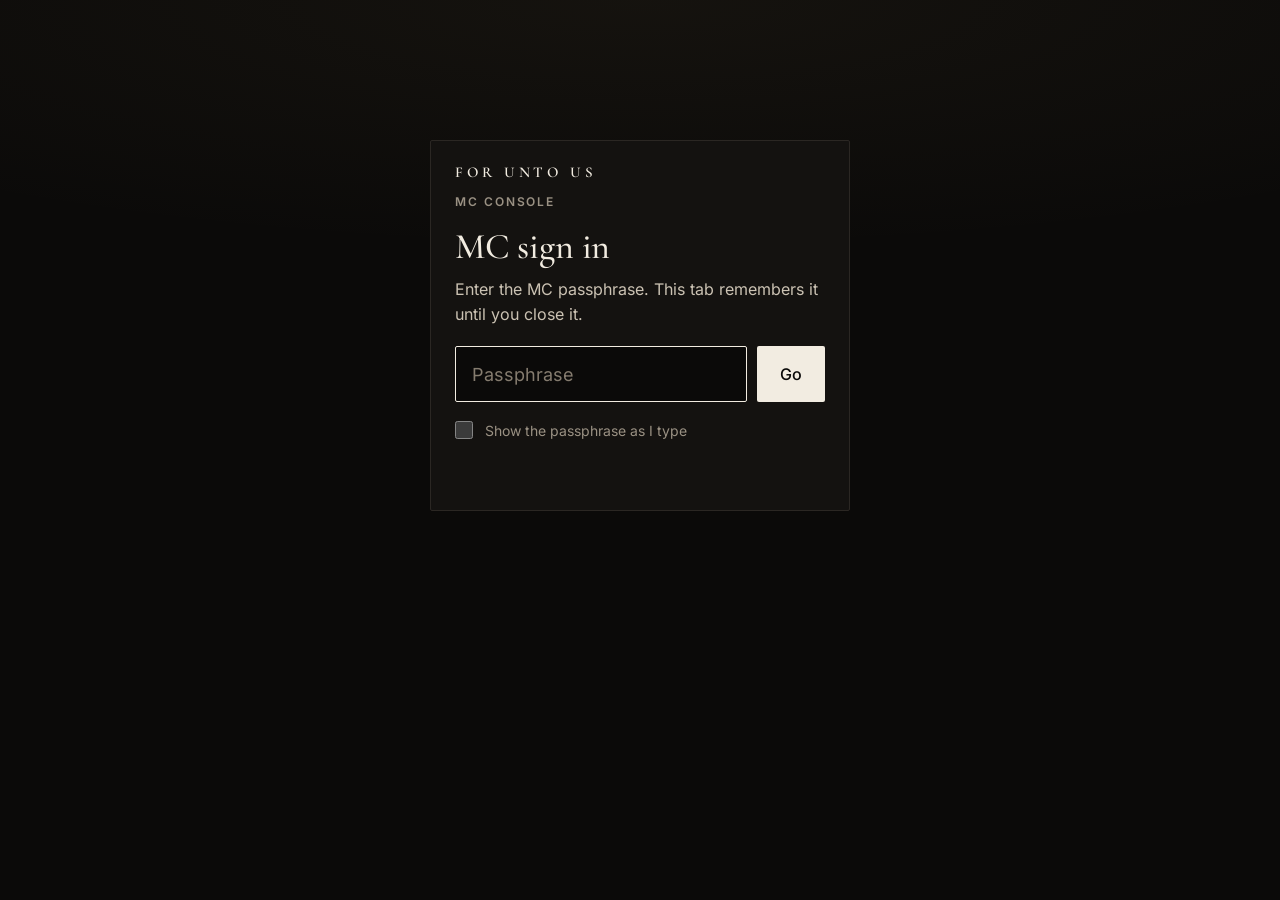
<file: star-hunt/mc.html>
<!doctype html>
<html lang="en">
<head>
<meta charset="utf-8">
<meta name="viewport" content="width=device-width, initial-scale=1, viewport-fit=cover">
<meta name="color-scheme" content="dark">
<meta name="theme-color" content="#0b0a09">
<meta name="robots" content="noindex, nofollow">
<meta name="referrer" content="no-referrer">
<title>MC console · For Unto Us</title>
<!-- 1. version.js always loads fresh; 2. everything else loads with ?v=<build> -->
<script>document.write('<script src="version.js?t=' + Date.now() + '"><\/script>');</script>
<script>StarHuntLoad(['css/tokens.css', 'css/base.css', 'css/mc.css',
  'config.js', 'hunt.sealed.js', 'seal.js', 'store.js']);
document.write('<link rel="icon" type="image/svg+xml" href="' + StarHuntAsset('img/star.svg') + '">');</script>
</head>
<body>
<div class="offline" id="offline" role="status" hidden>Reconnecting…</div>
<main class="mc fade-in" id="view"></main>
<p class="sr-only" id="announce" aria-live="polite"></p>
<script>
'use strict';
/* MC console: the dad's laptop (also fine on a tablet or phone).
   Unlocks with the MC passphrase (HuntSeal.openMC), then reads and writes the game through StarStore.
   The only things this page ever writes to the database are: the start key (at Start), what the MC
   releases for a clue (copied from the unsealed hunt at that moment), PIN resets, removals, pause / resume,
   the end, the reveal and the start-over actions. Nothing else from the unsealed hunt leaves this tab. */
(function () {
  const S = window.StarStore, HS = window.HuntSeal;
  const $ = id => document.getElementById(id);
  const esc = s => String(s == null ? '' : s).replace(/[&<>"']/g, c => ({ '&': '&amp;', '<': '&lt;', '>': '&gt;', '"': '&quot;', "'": '&#39;' }[c]));
  const cssKey = k => '[data-key="' + String(k).replace(/["\\]/g, '\\$&') + '"]';
  const OPEN_KEY = 'star-hunt:mc:open:' + S.gameId;

  // The four things the MC can release for each clue, in the order phones show them.
  const KINDS = [
    { k: 'hint1', field: 'hint', short: 'Hint 1', label: 'Hint 1 · nudge', btn: 'Release hint 1', yes: 'Release',
      missing: 'No first hint is written for this clue.' },
    { k: 'hint2', field: 'hint2', short: 'Hint 2', label: 'Hint 2 · strong', btn: 'Release hint 2', yes: 'Release',
      missing: 'No second hint is written for this clue.' },
    { k: 'kids', field: 'kids', short: 'Little ones', label: 'Little ones', btn: 'Release the little-ones clue', yes: 'Release',
      missing: 'No little-ones line is written for this clue.' },
    { k: 'open', field: 'hide', short: 'Open', label: 'Open · hiding spot and code', btn: 'Open clue', yes: 'Open clue',
      missing: 'This clue has no card code.' },
  ];
  const KIND = Object.fromEntries(KINDS.map(K => [K.k, K]));
  const DECOYS = 'decoys';  // data-n of the Herod's decoys row in the clue list (numbered clues use 1..N)
  const STAR = '<svg class="star" viewBox="-20 -20 40 40" aria-hidden="true"><path d="M0-20 2.3-2.3 15 0 2.3 2.3 0 20-2.3 2.3-15 0-2.3-2.3Z"/><path transform="rotate(45)" d="M0-9.5 1.4-1.4 9.5 0 1.4 1.4 0 9.5-1.4 1.4-9.5 0-1.4-1.4Z"/></svg>';
  const CHEV = '<svg class="chev" width="14" height="8" viewBox="0 0 14 8" fill="none" aria-hidden="true"><path d="M1 1l6 6 6-6" stroke="currentColor" stroke-width="1.4"/></svg>';
  const PAUSE_ICON = '<svg class="mc-ico" width="14" height="14" viewBox="0 0 14 14" aria-hidden="true"><rect x="2.5" y="1.5" width="3" height="11"/><rect x="8.5" y="1.5" width="3" height="11"/></svg>';
  const PLAY_ICON = '<svg class="mc-ico" width="14" height="14" viewBox="0 0 14 14" aria-hidden="true"><path d="M3.5 1.5v11l9-5.5z"/></svg>';

  let hunt = null;          // the unsealed MC copy (stations with code, hide, hints, ...) plus startKey
  let N = 0;                // number of stations = number of clues
  const last = {};          // last HTML painted into each region, so nothing is redrawn needlessly
  let deferred = false;     // a region was skipped because the MC is typing or pressing in it
  let pointerTarget = null; // element under a pointer that is still down
  let everConnected = false, saveErrorUntil = 0, problemText = '', problemUntil = 0;
  const ui = {
    openClues: new Set(), openRefs: new Set(),
    confirm: null,          // { n, kind, act: 'release' | 'unrelease' }: the light confirmation showing
    pinFor: null, pinDraft: '', pinMsg: null,   // inline PIN reset
    overMsg: null,          // { text, cls } under the start-over buttons
    ctl: null,              // the hunt control asking for a light confirmation: 'pause' | 'resume' | 'end' | 'reopen'
    focusNext: null,        // data-key to focus after the next paint
  };
  try { (JSON.parse(sessionStorage.getItem(OPEN_KEY)) || []).forEach(n => ui.openClues.add(n)); } catch (e) {}
  const saveOpen = () => { try { sessionStorage.setItem(OPEN_KEY, JSON.stringify([...ui.openClues])); } catch (e) {} };

  // ---------- time ----------
  const minsOf = ms => Math.max(0, Math.floor(ms / 60000));
  function dur(ms) {                 // "18 min", "1 h 05 min"
    const m = minsOf(ms), sp = '\u00a0';      // never break "18 min" across lines
    if (m < 1) return '<1' + sp + 'min';
    return m < 60 ? m + sp + 'min' : Math.floor(m / 60) + sp + 'h' + sp + String(m % 60).padStart(2, '0') + sp + 'min';
  }
  function ago(at, now) {            // "just now", "6 min ago"
    if (!at) return '';
    const ms = now - at;
    return ms < 60000 ? 'just now' : dur(ms) + ' ago';
  }
  function clock(ms) {               // "42:18", "1:02:09"
    const s = Math.max(0, Math.floor(ms / 1000)), h = Math.floor(s / 3600), m = Math.floor(s / 60) % 60, ss = s % 60;
    return (h ? h + ':' + String(m).padStart(2, '0') : String(m)) + ':' + String(ss).padStart(2, '0');
  }
  const timeOfDay = at => new Date(at).toLocaleTimeString([], { hour: 'numeric', minute: '2-digit' });
  const plural = (n, one, many) => n + ' ' + (n === 1 ? one : many);
  const names = list => list.length < 2 ? list.join('') : list.slice(0, -1).join(', ') + ' and ' + list[list.length - 1];

  function announce(text) { const el = $('announce'); el.textContent = ''; setTimeout(() => { el.textContent = text; }, 30); }

  // ================= Sign in (the MC passphrase gate) =================
  function envMessage(e) {
    if (e && e.code === 'insecure-context') return 'This page needs a secure address (https:// or localhost) to open the hunt.';
    if (e && e.code === 'no-hunt') return 'The hunt file didn’t load. Check the connection, then reload the page.';
    return 'Something went wrong opening the hunt. Reload the page and try again.';
  }

  function gate(opts) {
    opts = opts || {};
    const form = opts.blocked ? '' :
      '<form class="pair" id="gate-form" novalidate>' +
        '<input class="field" id="pass" name="pass" type="password" placeholder="Passphrase" autocomplete="current-password"' +
        ' autocapitalize="off" autocorrect="off" spellcheck="false" aria-label="MC passphrase" aria-describedby="gate-fb"' +
        (opts.busy ? ' readonly' : '') + '>' +
        '<button class="btn btn--primary" type="submit"' + (opts.busy ? ' disabled aria-busy="true"' : '') + '>Go</button>' +
      '</form>' +
      '<label class="check mc-show"><input type="checkbox" id="show-pass"> Show the passphrase as I type</label>';
    const fb = opts.busy ? '<p class="feedback is-busy" id="gate-fb" aria-live="polite">Unlocking…</p>'
      : '<p class="feedback' + (opts.message ? ' is-bad' : '') + '" id="gate-fb" aria-live="polite">' + esc(opts.message || '') + '</p>';
    $('view').innerHTML =
      '<section class="panel gate" aria-labelledby="gate-h">' +
        '<div class="wordmark">For Unto Us</div>' +
        '<span class="label">MC console</span>' +
        '<h1 class="h-page" id="gate-h" tabindex="-1">MC sign in</h1>' +
        '<p class="prompt">' + (opts.busy ? 'Opening the hunt with the passphrase this tab remembers.'
          : opts.blocked ? 'The console can’t open the hunt on this page.'
          : 'Enter the MC passphrase. This tab remembers it until you close it.') + '</p>' +
        form + fb +
      '</section>';
    $('offline').hidden = true;
    document.title = 'MC sign in · For Unto Us';
  }

  async function unlock(form) {
    const input = form.pass, btn = form.querySelector('button'), fb = $('gate-fb');
    const pass = input.value;
    const bad = text => { fb.className = 'feedback is-bad'; fb.textContent = text; };
    if (!pass.trim()) { input.setAttribute('aria-invalid', 'true'); bad('Enter the MC passphrase.'); input.focus(); return; }
    btn.disabled = true; btn.setAttribute('aria-busy', 'true'); input.readOnly = true; input.removeAttribute('aria-invalid');
    fb.className = 'feedback is-busy'; fb.textContent = 'Unlocking…';
    let opened = null, err = null;
    try { opened = await HS.openMC(pass); } catch (e) { err = e; }
    btn.disabled = false; btn.removeAttribute('aria-busy'); input.readOnly = false;
    if (err) { bad(envMessage(err)); return; }
    if (!opened) {
      input.setAttribute('aria-invalid', 'true');
      bad('That passphrase doesn’t open this hunt. Check the words and try again.');
      input.focus();                       // keep the text: fixing one word beats retyping five
      return;
    }
    HS.rememberPassphrase(pass);
    enter(opened);
  }

  async function boot() {
    if (!window.HUNT_SEALED) return gate({ blocked: true, message: envMessage({ code: 'no-hunt' }) });
    if (!HS.supported) return gate({ blocked: true, message: envMessage({ code: 'insecure-context' }) });
    if (HS.recallPassphrase()) {
      gate({ busy: true });
      let opened = null;
      try { opened = await HS.openMCRemembered(); } catch (e) { return gate({ blocked: true, message: envMessage(e) }); }
      if (opened) return enter(opened);
      gate({ message: 'The passphrase this tab remembered no longer opens the hunt. Enter it again.' });
      $('pass').focus();
      return;
    }
    gate();
    $('pass').focus();
  }

  function lock() {
    HS.forgetPassphrase();
    hunt = null; N = 0;
    ui.confirm = null; ui.pinFor = null; ui.pinDraft = ''; ui.pinMsg = null; ui.overMsg = null; ui.ctl = null;
    document.body.classList.remove('mc-is-paused', 'mc-is-ended');
    gate();
    $('pass').focus();
  }

  // ================= The console =================
  function enter(opened) {
    hunt = opened; N = hunt.stations.length;
    for (const k of Object.keys(last)) delete last[k];
    $('view').innerHTML =
      '<header class="mc-header">' +
        '<div class="mc-brand"><h1 class="wordmark" id="mc-h" tabindex="-1">For Unto Us</h1><span class="label">MC console</span>' +
        '<p class="mc-game">Game: ' + esc(S.gameId) + '<span class="mc-dot" aria-hidden="true">·</span>' +
        '<button class="mc-lock" type="button" data-act="lock" data-key="lock">Lock</button></p></div>' +
        '<div class="mc-clock" id="clock"></div>' +
      '</header>' +
      '<div class="mc-band" id="band" role="region" aria-label="The hunt is paused" hidden></div>' +
      '<div class="mc-stack" id="stack">' +
        '<section class="panel" id="sec-hunt" aria-labelledby="hunt-h"></section>' +
        '<section class="panel" id="sec-clues" aria-labelledby="clues-h"></section>' +
        '<section class="panel" id="sec-players" aria-labelledby="players-h"></section>' +
        '<section class="panel" id="sec-screens" aria-labelledby="screens-h"></section>' +
        '<section class="panel panel--danger" id="sec-over" aria-labelledby="over-h"></section>' +
      '</div>' +
      (S.mode === 'demo' ? '<p class="demo-note">Demo mode: only screens in this browser are connected. Add the Firebase address in config.js to run the real game.</p>' : '');
    document.title = 'MC console · For Unto Us';
    render();
    window.scrollTo(0, 0);
    $('mc-h').focus({ preventScroll: true });
  }

  // Everything the regions need, computed once per render.
  function model(t, now) {
    const started = S.started(t), meta = S.meta(t);
    // place is 0 for everyone until someone has found a card: at the Start nobody is ahead, so show no numbers
    const rows = S.standings(t).map(p => ({ p, place: S.place(t, p.id), prog: S.progress(p, N) }));
    const onClue = {};
    if (started) {
      for (const r of rows) {
        if (r.p.finishedAt || r.prog.stage !== 'clue') continue;
        (onClue[r.prog.n] = onClue[r.prog.n] || []).push({ p: r.p, since: S.clueSince(t, r.p) || now });
      }
      for (const n of Object.keys(onClue)) onClue[n].sort((a, b) => a.since - b.since);   // longest first
    }
    const rel = {};
    for (let n = 1; n <= N; n++) rel[n] = S.releaseFor(t, n);
    const ended = started && S.isEnded(t);
    return {
      t, now, started, meta, rows, onClue, rel,
      paused: started && S.isPaused(t), pausedAt: S.pausedAt(t), ended, revealAt: S.revealAt(t),
      elapsed: S.elapsed(t, now), results: S.finalStandings(t),
      finished: rows.filter(r => r.prog.stage === 'done').length,
      atStation: rows.filter(r => r.prog.stage === 'station').length,
      opened: S.openedClues(t).filter(o => o.n >= 1 && o.n <= N).length,
      lastRelease: S.lastReleaseAt(t),
    };
  }

  // ----- painting: replace a region only when its HTML changed, and never under the MC's hands -----
  function busy(el) {
    const a = document.activeElement;
    if (a && el.contains(a) && /^(INPUT|TEXTAREA|SELECT)$/.test(a.tagName)) return true;
    return !!(pointerTarget && el.contains(pointerTarget));
  }
  function paint(id, html) {
    const el = $(id);
    if (!el || last[id] === html) return;
    if (busy(el)) { deferred = true; return; }
    const a = document.activeElement;
    const inside = !!(a && a !== document.body && el.contains(a));
    const keyEl = inside && a.closest('[data-key]');
    const key = keyEl && el.contains(keyEl) ? keyEl.dataset.key : null;
    el.innerHTML = html;
    last[id] = html;
    let target = null;
    if (ui.focusNext) { target = el.querySelector(cssKey(ui.focusNext)); if (target) ui.focusNext = null; }
    if (!target && key) target = el.querySelector(cssKey(key));
    if (target && (inside || document.activeElement === document.body)) target.focus({ preventScroll: true });
  }
  function arrange(started) {
    // Before the start the roster matters most; once running, the clue controls do.
    const want = started ? ['sec-hunt', 'sec-clues', 'sec-players', 'sec-screens', 'sec-over']
      : ['sec-hunt', 'sec-players', 'sec-clues', 'sec-screens', 'sec-over'];
    const stack = $('stack');
    if ([...stack.children].map(e => e.id).join() !== want.join()) want.forEach(id => stack.appendChild($(id)));
  }

  function render() {
    deferred = false;
    setOffline();
    if (!hunt || !$('stack')) return;
    const t = S.tree, now = Date.now();
    if (!t || S.loaded === false) {
      paint('clock', '');
      paint('band', ''); $('band').hidden = true;
      paint('sec-hunt', '<h2 class="panel-title" id="hunt-h">The hunt</h2><p class="mc-ready">Connecting to the game…</p>');
      paint('sec-screens', screensHtml());
      for (const id of ['sec-clues', 'sec-players', 'sec-over']) $(id).hidden = true;
      return;
    }
    for (const id of ['sec-clues', 'sec-players', 'sec-over']) $(id).hidden = false;
    if (ui.pinMsg && ui.pinMsg.until < now) ui.pinMsg = null;
    if (ui.pinFor && !S.player(t, ui.pinFor)) { ui.pinFor = null; ui.pinDraft = ''; }
    const m = model(t, now);
    // A confirmation for a state that has changed meanwhile (from another console, say) has nothing left to confirm.
    if (ui.ctl && !(ui.ctl === 'pause' ? m.started && !m.paused && !m.ended : ui.ctl === 'resume' ? m.paused
      : ui.ctl === 'end' ? m.started && !m.ended : m.ended)) ui.ctl = null;
    arrange(m.started);
    document.body.classList.toggle('mc-is-paused', !!m.paused);
    document.body.classList.toggle('mc-is-ended', !!m.ended);
    document.title = (m.paused ? 'Paused · ' : m.ended ? 'Ended · ' : '') + 'MC console · For Unto Us';
    paint('clock', clockHtml(m));
    const band = bandHtml(m);
    paint('band', band); $('band').hidden = !band;
    paint('sec-hunt', !m.started ? readyHtml(m) : m.ended ? endedHtml(m) : runningHtml(m));
    paint('sec-clues', cluesHtml(m));
    paint('sec-players', playersHtml(m));
    paint('sec-screens', screensHtml());
    paint('sec-over', overHtml());
    ui.focusNext = null;   // a focus target that found no home this time must not jump focus later
    tick();
  }
  function tick() {
    const el = $('timer');
    if (el && S.started(S.tree)) el.textContent = clock(S.elapsed(S.tree, Date.now()));   // stands still while paused
  }
  function setOffline() {
    const el = $('offline');
    if (S.connected) everConnected = true;
    let text = '';
    if (hunt) {
      if (problemUntil > Date.now()) text = problemText;
      else if (saveErrorUntil > Date.now()) text = 'Couldn’t save. Check your connection.';
      else if (!S.connected) text = everConnected ? 'Reconnecting…' : 'Connecting…';
    }
    el.hidden = !text;
    if (text && el.textContent !== text) el.textContent = text;
  }

  // ----- header clock -----
  function clockHtml(m) {
    if (!m.started) return '<span class="label">Not started</span>';
    const label = m.ended ? 'Final time' : m.paused ? 'Paused at' : 'Time in the hunt';
    return '<span class="label">' + label + '</span><span class="mc-timer' + (m.paused || m.ended ? ' is-still' : '') +
      '" id="timer" role="timer" aria-label="' + label + '"></span>';
  }

  // ----- Pause, end and the reveal -----
  // The leader, in the words the End confirmation uses ("Mom & Ellie lead with 7 of 9. End now and they win?").
  function endQuestion(m) {
    const n = m.rows.length, top = m.results[0];
    if (!n) return { q: 'Nobody has signed up. End the hunt anyway?', yes: 'End the hunt' };
    if (m.finished === n) return { q: (n === 1 ? esc(top.name) + ' has' : 'Everyone has') + ' reached the manger. End the hunt and get the results ready for the TV?', yes: 'End the hunt' };
    if (!S.place(m.t, top.id)) return { q: 'Nobody has found a card yet, so nobody leads. End the hunt anyway?', yes: 'End the hunt now' };
    const name = '<b>' + esc(top.name) + '</b>';
    if (top.finished) {
      return { q: name + ' reached the manger first. End now and they win?', yes: 'End the hunt now',
        more: m.finished + ' of ' + n + ' have finished; the rest are placed by how far they got.' };
    }
    return { q: name + ' ' + (top.team ? 'lead' : 'leads') + ' with ' + top.solved + ' of ' + N + '. End now and they win?', yes: 'End the hunt now',
      more: 'The rest are placed by how far they got.' };
  }
  function ctlConfirm(kind, q, more, yes, yesClass) {
    return '<div class="mc-confirm mc-ctl-confirm" role="group" aria-labelledby="ctl-q">' +
      '<div class="mc-confirm-text"><p class="mc-confirm-q" id="ctl-q">' + q + '</p>' + (more ? '<p class="mc-confirm-more">' + more + '</p>' : '') + '</div>' +
      '<div class="mc-confirm-btns">' +
        '<button class="' + (yesClass || 'btn btn--primary btn--sm') + '" type="button" data-act="do-' + kind + '" data-key="ctl-yes">' + yes + '</button>' +
        '<button class="btn btn--quiet" type="button" data-act="ctl-cancel" data-key="ctl-no">Cancel</button>' +
      '</div></div>';
  }
  // The paused state: a band across the top of the console (it stays in view while the MC scrolls), with Resume.
  function bandHtml(m) {
    if (!m.paused) return '';
    const at = m.pausedAt || m.now;
    const body = ui.ctl === 'resume'
      ? ctlConfirm('resume', 'Resume the hunt?', 'Every phone goes on from where it was, and the clock starts again from ' + clock(m.elapsed) + '.', 'Resume now')
      : '<button class="btn btn--primary mc-band-btn" type="button" data-act="ctl" data-ctl="resume" data-key="ctl:resume">' + PLAY_ICON + 'Resume the hunt</button>';
    return '<div class="mc-band-in">' +
      '<div class="mc-band-what"><span class="label">The hunt is paused</span>' +
        '<p class="mc-band-title">Paused since ' + esc(timeOfDay(at)) + '<span class="mc-band-for"> · ' + dur(m.now - at) + '</span></p>' +
        '<p class="mc-band-text">Nobody can enter a code, finish a task or add a gift until you resume. Players can still join and sign in. ' +
          'The TV shows that the hunt is paused, and the clock has stopped at ' + clock(m.elapsed) + '.</p>' +
      '</div>' + body + '</div>';
  }
  // Pause and End, under the stats while the hunt runs.
  function controlsHtml(m) {
    let body;
    if (ui.ctl === 'pause') {
      body = ctlConfirm('pause', 'Pause the hunt now?', 'Every phone stops taking codes, tasks and gifts until you resume, the TV shows that the hunt is paused, and the clock stops.', 'Pause now');
    } else if (ui.ctl === 'end') {
      const e = endQuestion(m);
      body = ctlConfirm('end', e.q, (e.more ? e.more + ' ' : '') + 'Nobody can enter a code or finish a task after this. The TV says the hunt has ended, without places, until you reveal the results. You can reopen it if you need to.', e.yes);
    } else {
      const all = m.rows.length && m.finished === m.rows.length;
      body = '<div class="mc-buttons mc-ctl-buttons">' +
        (m.paused ? '' : '<button class="btn btn--secondary mc-pause-btn" type="button" data-act="ctl" data-ctl="pause" data-key="ctl:pause">' + PAUSE_ICON + 'Pause the hunt</button>') +
        '<button class="btn ' + (all && !m.paused ? 'btn--primary' : 'btn--secondary') + '" type="button" data-act="ctl" data-ctl="end" data-key="ctl:end">' + (all ? 'End the hunt' : 'End the hunt now') + '</button>' +
      '</div>' +
      '<p class="mc-note">' + (m.paused ? 'The hunt is paused: resume it from the bar at the top.'
        : all ? 'Everyone is at the manger. End the hunt to get the results ready for the TV.'
        : 'Pause freezes every phone and the clock, for another activity. Ending now makes whoever leads the winner.') + '</p>';
    }
    return '<div class="mc-ctl">' + body + '</div>';
  }

  // After the end: the results stay hidden on the TV until the MC reveals them.
  function endedHtml(m) {
    const end = m.meta.ended || {}, n = m.rows.length, count = Math.min(4, n);
    const stat = (label, v) => '<div class="mc-stat"><span class="label">' + label + '</span><span class="v">' + v + '</span></div>';
    const order = [];
    for (let i = count; i >= 1; i--) order.push(S.ordinal(i));
    const steps = ['Isaiah 9:6 first'];
    if (count) steps.push('then ' + names(order) + ' place' + (count > 1 ? ', a few seconds apart' : ''));
    steps.push('then ' + (count ? 'everyone together' : 'the closing words') + ' with Luke 2:11 and any gifts for Him');
    let reveal;
    if (!m.revealAt) {
      reveal = '<span class="label">The reveal</span>' +
        '<p class="mc-next-title">The results aren’t on the TV yet</p>' +
        '<p class="mc-who">The TV says “The hunt has ended. Gather around.” without any places. When everyone is gathered, reveal the results: ' +
          steps.join(', ') + '.</p>' +
        '<button class="btn btn--primary mc-reveal-btn" type="button" data-act="reveal" data-key="reveal">' + STAR + 'Reveal the results on the TV</button>';
    } else {
      reveal = '<span class="label">The reveal</span>' +
        '<p class="mc-next-title">The results are on the TV</p>' +
        '<p class="mc-who">Revealed at ' + esc(timeOfDay(m.revealAt)) + '. Reveal again to start it over from Isaiah 9:6, or hide it to go back to “The hunt has ended.”</p>' +
        '<div class="mc-buttons">' +
          '<button class="btn btn--secondary" type="button" data-act="reveal" data-key="reveal-again">' + STAR + 'Reveal again from the start</button>' +
          '<button class="btn btn--quiet" type="button" data-act="unreveal" data-key="unreveal">Hide reveal</button>' +
        '</div>';
    }
    reveal += '<p class="mc-note">At the TV, the right arrow or the space bar moves on to the next step.</p>';
    const list = m.results.slice(0, 4).map(r => '<li><span class="mc-places-n">' + S.ordinal(r.place) + '</span>' +
      '<span class="mc-places-name">' + esc(r.name) + (r.team && r.members.length ? '<span class="members">' + esc(r.members.join(', ')) + '</span>' : '') + '</span>' +
      '<span class="mc-places-how">' + (r.finishedAt ? 'At the manger · ' + esc(timeOfDay(r.finishedAt)) : r.solved + ' of ' + N + ' written') + '</span></li>').join('');
    const peek = n ? '<details class="mc-ref mc-peek"' + (ui.openRefs.has('places') ? ' open' : '') + ' data-n="places">' +
      '<summary data-key="ref:places">See the places (only on this screen)<svg class="chev" width="12" height="7" viewBox="0 0 14 8" fill="none" aria-hidden="true"><path d="M1 1l6 6 6-6" stroke="currentColor" stroke-width="1.4"/></svg></summary>' +
      (ui.openRefs.has('places') ? '<div class="mc-ref-body"><ol class="mc-places">' + list + '</ol>' +
        (n > 4 ? '<p class="mc-note">The TV shows the top ' + count + '; every phone shows its own place.</p>' : '') + '</div>' : '') +
      '</details>' : '';
    const reopen = ui.ctl === 'reopen'
      ? ctlConfirm('reopen', 'Reopen the hunt?', 'Phones can enter codes and finish tasks again, the clock goes on from ' + clock(m.elapsed) + ', and the results come off the TV.', 'Reopen the hunt', 'btn btn--secondary btn--sm')
      : '<div class="mc-reopen"><button class="btn btn--quiet" type="button" data-act="ctl" data-ctl="reopen" data-key="ctl:reopen">Reopen the hunt</button>' +
        '<span class="mc-note">Ended by mistake? This undoes the end.</span></div>';
    return '<div class="panel-head"><h2 class="panel-title" id="hunt-h">The hunt has ended</h2>' +
        '<span class="label">Ended ' + esc(timeOfDay(end.at || m.now)) + '</span></div>' +
      '<div class="mc-stats">' +
        stat('Final time', dur(m.elapsed)) +
        stat('At the manger', m.finished + ' of ' + n) +
        stat('Clues opened', m.opened + ' of ' + N) +
        stat('Time paused', m.meta.pausedTotal > 0 ? dur(m.meta.pausedTotal) : 'None') +
      '</div>' +
      '<p class="mc-note mc-ended-note">' + (end.early
        ? 'Ended early: whoever led at the end wins. Places go first to those who reached the manger, by who got there first, then to whoever got furthest.'
        : 'Everyone reached the manger. Places go by who got there first.') + '</p>' +
      '<div class="mc-next mc-reveal">' + reveal + '</div>' +
      peek +
      '<div class="mc-ctl mc-ctl--end">' + reopen + '</div>';
  }

  // ----- "The hunt" panel -----
  function readyHtml(m) {
    const n = m.rows.length;
    const who = n === 0 ? 'Nobody has signed up yet. Players join by opening the hunt on their phones.'
      : n === 1 ? '<b>1</b>\u00a0player or team has signed up.'
      : '<b>' + n + '</b>\u00a0players and teams have signed up.';
    return '<h2 class="panel-title" id="hunt-h">Ready when you are</h2>' +
      '<p class="mc-ready">' + who + ' When you start, every phone gets clue 1 at the same moment.</p>' +
      '<button class="btn btn--primary mc-start" type="button" data-act="start" data-key="start">Start the hunt</button>';
  }

  function runningHtml(m) {
    const st = m.meta.startedAt;
    const stat = (label, v) => '<div class="mc-stat"><span class="label">' + label + '</span><span class="v">' + v + '</span></div>';
    return '<div class="panel-head"><h2 class="panel-title" id="hunt-h">' + (m.paused ? 'The hunt · paused' : 'The hunt') + '</h2>' +
        '<span class="label">Started ' + esc(timeOfDay(st)) + '</span></div>' +
      keyAlertHtml(m) +
      '<div class="mc-stats">' +
        stat(m.paused ? 'Running · paused' : 'Running', dur(m.elapsed)) +
        stat('Clues opened', m.opened + ' of ' + N) +
        stat('Last release', m.lastRelease ? ago(m.lastRelease, m.now) : 'None yet') +
        stat('Finished', m.finished + ' of ' + m.rows.length) +
      '</div>' +
      controlsHtml(m) +
      focusHtml(m);
  }

  function keyAlertHtml(m) {
    const live = S.startKey(m.t);
    if (live === hunt.startKey) return '';
    return '<div class="mc-alert" role="alert">' +
      '<p class="label">Clue 1 can’t open</p>' +
      '<p>' + (live ? 'The hunt file was sealed again with a new key, so phones on clue 1 can’t read their riddle.'
        : 'The key that opens clue 1 is missing from the game, so phones on clue 1 can’t read their riddle.') +
      ' Publish the key again; the timer keeps running.</p>' +
      '<button class="btn btn--secondary btn--sm" type="button" data-act="republish" data-key="republish">Republish the clue 1 key</button>' +
    '</div>';
  }

  // The clue somebody has been stuck on longest: the MC's most likely next move.
  function focusHtml(m) {
    let best = null;
    for (const n of Object.keys(m.onClue)) {
      const first = m.onClue[n][0];
      if (!best || first.since < best.since) best = { n: +n, since: first.since };
    }
    if (!best) {
      let label = 'Right now', title, who;
      if (!m.rows.length) { title = 'Nobody is playing yet'; who = 'Players can still join from their phones.'; }
      else if (m.finished === m.rows.length) {
        label = 'At the manger'; title = 'Everyone has finished';
        who = 'First to the manger: ' + esc(S.finishers(m.t)[0] ? S.finishers(m.t)[0].name : '') + '.';
      } else {
        title = 'Nobody is hunting for a card';
        const bits = [];
        if (m.atStation) bits.push(m.atStation === 1 ? '1 is at a station doing the task' : m.atStation + ' are at a station doing the task');
        if (m.finished) bits.push(m.finished + ' finished');
        who = bits.join(', ') + '.';
      }
      return '<div class="mc-next"><span class="label">' + label + '</span><p class="mc-next-title">' + title + '</p>' +
        '<p class="mc-who">' + who + '</p></div>';
    }
    const n = best.n, s = hunt.stations[n - 1], rel = m.rel[n];
    const list = m.onClue[n].map(x => '<b>' + esc(x.p.name) + '</b> (' + dur(m.now - x.since) + ')');
    const sent = KINDS.filter(K => rel[K.k] != null).map(K => K.short);
    return '<div class="mc-next mc-next--row"><div>' +
      '<span class="label">Longest on one clue</span>' +
      '<p class="mc-next-title">Clue\u00a0' + n + ' · ' + esc(s.title) + '</p>' +
      '<p class="mc-earns">Earns <i>' + esc(s.phrase) + '</i></p>' +
      '<p class="mc-who">On it: ' + list.join(', ') + '. <span class="mc-who-sent">' +
        (sent.length ? 'Released for it so far: ' + names(sent) + '.' : 'Nothing released for it yet.') + '</span></p>' +
      '</div><button class="btn btn--secondary btn--sm" type="button" data-act="goto" data-n="' + n + '" data-key="goto">Go to clue ' + n + '</button>' +
    '</div>';
  }

  // ----- Clues panel: one row per clue, four independent releases each -----
  function cluesHtml(m) {
    let rows = '';
    for (let n = 1; n <= N; n++) rows += clueRow(m, n);
    rows += decoysRow();
    return '<div class="panel-head"><h2 class="panel-title" id="clues-h">Clues</h2>' +
        '<span class="label">' + (m.started && !m.ended ? 'Select a clue to release help' : 'For your reference') + '</span></div>' +
      '<p class="mc-note mc-clues-note">' + (m.ended
        ? 'The hunt has ended, so nothing can be released or taken back. Reopen the hunt to release again.'
        : m.started
        ? 'A release reaches every phone on that clue now, and anyone who gets there later. Opening a clue also puts its hiding spot and code on the TV.'
        : 'Hints and opened clues can be released once the hunt has started. Each clue’s riddle, answer and solution stay folded away until you open them.') + '</p>' +
      '<div class="mc-clues">' + rows + '</div>';
  }

  function clueRow(m, n) {
    const s = hunt.stations[n - 1], here = m.onClue[n] || [], rel = m.rel[n];
    const open = ui.openClues.has(n);
    let meta;
    if (here.length) {
      meta = '<b>' + here.length + '</b>\u00a0here · ' + here.map(x => esc(x.p.name) + ' ' + dur(m.now - x.since)).join(', ');
    } else meta = !m.started && n === 1 ? 'Everyone starts here' : 'Nobody here';
    const sentKinds = KINDS.filter(K => rel[K.k] != null);
    const sent = sentKinds.length ? sentKinds.map(K => '<b>' + K.short + '</b>').join(' · ') : 'Nothing released';
    const body = open ? clueBody(m, n) : '';
    return '<details class="mc-clue' + (here.length ? ' is-current' : '') + '" id="clue-' + n + '" data-n="' + n + '"' + (open ? ' open' : '') + '>' +
      '<summary data-key="sum:' + n + '">' +
        '<span class="mc-clue-n" aria-hidden="true">' + n + '</span>' +
        '<span class="mc-clue-main"><span class="mc-clue-title"><span class="sr-only">Clue ' + n + ': </span>' + esc(s.title) + '</span>' +
          '<span class="mc-clue-meta">' + meta + '</span></span>' +
        '<span class="mc-clue-sent">' + sent + '</span>' + CHEV +
      '</summary>' +
      '<div class="mc-clue-body">' + body + '</div>' +
    '</details>';
  }

  // Herod's decoys, after the clues as on the answer key: where each one hides and, when the hunt says, the wrong
  // turn it is there to catch. MC only: nothing in this row is ever released to the phones or the TV.
  function decoysRow() {
    const list = (hunt.decoys || []).filter(d => d && (d.code || d.hide));
    if (!list.length) return '';
    const open = ui.openClues.has(DECOYS);
    const body = !open ? '' :
      '<p class="mc-note mc-decoys-note">Not real cards: a phone that scans one shows Herod’s message instead of a station. Nothing here is ever released.</p>' +
      '<ul class="mc-releases">' + list.map((d, i) =>
        '<li class="mc-release mc-decoy"><div class="mc-release-what">' +
          '<span class="label">Decoy ' + (i + 1) + ' · hiding spot and code</span>' +
          '<p>' + esc(d.hide || 'No hiding spot written.') + '</p>' +
          (d.why ? '<p class="mc-decoy-why"><b>Why here:</b> ' + esc(d.why) + '</p>' : '') +
          (d.code ? '<span class="code">' + esc(d.code) + '</span>' : '') +
        '</div></li>').join('') +
      '</ul>';
    return '<details class="mc-clue mc-clue--decoys" id="clue-decoys" data-n="' + DECOYS + '"' + (open ? ' open' : '') + '>' +
      '<summary data-key="sum:' + DECOYS + '">' +
        '<span class="mc-clue-n" aria-hidden="true">' + STAR + '</span>' +
        '<span class="mc-clue-main"><span class="mc-clue-title">Herod’s decoys</span>' +
          '<span class="mc-clue-meta">' + (list.some(d => d.why) ? 'Where each one hides, and the wrong turn it catches' : 'Where each one hides') + '</span></span>' +
        '<span class="mc-clue-sent">' + plural(list.length, 'card', 'cards') + '</span>' + CHEV +
      '</summary>' +
      '<div class="mc-clue-body">' + body + '</div>' +
    '</details>';
  }

  function clueBody(m, n) {
    const s = hunt.stations[n - 1];
    const refOpen = ui.openRefs.has(n);
    const ref = '<details class="mc-ref" data-n="' + n + '"' + (refOpen ? ' open' : '') + '>' +
      '<summary data-key="ref:' + n + '">' + (s.setup ? 'Riddle, answer, solution and setup' : 'Riddle, answer and solution') +
        '<svg class="chev" width="12" height="7" viewBox="0 0 14 8" fill="none" aria-hidden="true"><path d="M1 1l6 6 6-6" stroke="currentColor" stroke-width="1.4"/></svg></summary>' +
      (refOpen ? '<div class="mc-ref-body">' +
        '<p class="label">Riddle</p><p class="mc-riddle">' + esc(s.clue) + '</p>' +
        (s.answer ? '<p class="label">Answer</p><p class="mc-ref-text mc-ref-answer">' + esc(s.answer) + '</p>' : '') +
        (s.solution ? '<p class="label">Solution</p><p class="mc-ref-text">' + esc(s.solution) + '</p>' : '') +
        (s.setup ? '<p class="label">Setup</p><p class="mc-ref-text">' + esc(s.setup) + '</p>' : '') +
      '</div>' : '') +
    '</details>';
    return '<p class="mc-earns">Earns <i>' + esc(s.phrase) + '</i></p>' +
      ref +
      '<ul class="mc-releases">' + KINDS.map(K => releaseRow(m, n, K)).join('') + '</ul>';
  }

  // What the MC would release for this clue (from the unsealed hunt), and what is released now (from the game).
  function huntValue(n, K) {
    const s = hunt.stations[n - 1];
    if (K.k === 'open') return s.code ? { code: s.code, hide: s.hide || '' } : null;
    const v = s[K.field];
    return v != null && String(v).trim() ? String(v) : null;
  }

  function releaseRow(m, n, K) {
    const rel = m.rel[n], isSent = rel[K.k] != null, at = rel[K.k + 'At'];
    const hv = huntValue(n, K);
    const shown = isSent ? rel[K.k] : hv;     // phones show what was released, so show the MC exactly that
    let what = '<div class="mc-release-what"><span class="label">' + K.label + '</span>';
    if (K.k === 'open') {
      what += shown ? '<p>' + esc(shown.hide || 'No hiding spot written.') + '</p><span class="code">' + esc(shown.code) + '</span>'
        : '<p class="mc-missing">' + K.missing + '</p>';
    } else {
      what += shown ? '<p>' + esc(shown) + '</p>' : '<p class="mc-missing">' + K.missing + '</p>';
    }
    const changed = isSent && hv && (K.k === 'open' ? (hv.code !== shown.code || hv.hide !== shown.hide) : hv !== shown);
    if (changed) what += '<p class="mc-changed">The hunt file says something different now. Take this back and release it again to send the new text.</p>';
    what += '</div>';

    const c = !m.ended && ui.confirm && ui.confirm.n === n && ui.confirm.kind === K.k ? ui.confirm : null;
    const key = n + ':' + K.k;
    let act = '';
    if (c) {
      const count = (m.onClue[n] || []).length;
      let q, yes, yesClass = 'btn btn--primary btn--sm';
      if (c.act === 'release' && K.k === 'open') {
        q = 'Open clue ' + n + '? Its hiding spot and code go up on the TV and on every phone on clue ' + n + '.';
        yes = 'Open clue ' + n;
      } else if (c.act === 'release') {
        q = 'Send this to every phone on clue\u00a0' + n + '? ' + (count
          ? (count === 1 ? '1\u00a0player or team is' : count + '\u00a0players and teams are') + ' there now, and anyone who gets there later sees it too.'
          : 'Nobody is there right now; anyone who gets there later sees it.');
        yes = K.yes;
      } else if (K.k === 'open') {
        q = 'Close clue ' + n + ' again? The TV and the phones stop showing its hiding spot and code.';
        yes = 'Close clue ' + n; yesClass = 'btn btn--secondary btn--sm';
      } else {
        q = 'Take this back? Phones on clue ' + n + ' stop showing it.';
        yes = 'Take back'; yesClass = 'btn btn--secondary btn--sm';
      }
      act = '<div class="mc-confirm" role="group" aria-labelledby="q-' + n + '-' + K.k + '">' +
        '<p class="mc-confirm-q" id="q-' + n + '-' + K.k + '">' + q + '</p>' +
        '<div class="mc-confirm-btns">' +
          '<button class="' + yesClass + '" type="button" data-act="' + (c.act === 'release' ? 'do-release' : 'do-unrelease') + '" data-n="' + n + '" data-kind="' + K.k + '" data-key="yes:' + key + '">' + yes + '</button>' +
          '<button class="btn btn--quiet" type="button" data-act="cancel" data-key="no:' + key + '">Cancel</button>' +
        '</div></div>';
    } else if (isSent) {
      act = '<div class="mc-release-act"><span class="mc-release-state"><b>' + (K.k === 'open' ? 'Opened' : 'Released') + '</b>' + esc(ago(at, m.now) || 'earlier') + '</span>' +
        '<button class="btn btn--quiet" type="button" data-act="ask-unrelease" data-n="' + n + '" data-kind="' + K.k + '" data-key="unrel:' + key + '"' + (m.ended ? ' disabled' : '') + '>' +
        (K.k === 'open' ? 'Close again' : 'Take back') + '<span class="sr-only"> ' + K.short + ' for clue ' + n + '</span></button></div>';
    } else if (hv && m.started) {
      act = '<div class="mc-release-act"><button class="btn btn--secondary btn--sm" type="button" data-act="ask-release" data-n="' + n + '" data-kind="' + K.k + '" data-key="rel:' + key + '"' + (m.ended ? ' disabled' : '') + '>' +
        (K.k === 'open' ? 'Open clue ' + n : K.btn + '<span class="sr-only"> for clue ' + n + '</span>') + '</button></div>';
    }
    return '<li class="mc-release' + (isSent ? ' is-sent' : '') + (c ? ' is-asking' : '') + (hv || isSent ? '' : ' is-missing') + '">' + what + act + '</li>';
  }

  // ----- Players and teams -----
  function playersHtml(m) {
    const count = m.rows.length;
    const head = '<div class="panel-head"><h2 class="panel-title" id="players-h">Players and teams</h2>' +
      '<span class="label">' + (count === 1 ? '1 joined' : count + ' joined') + '</span></div>';
    if (!count) return head + ghostsHtml(m) + '<p class="mc-empty">Nobody yet. Players sign up by opening the hunt on their phones.</p>' + pinMsgOrphan();
    const verse = m.started;
    const cols = verse ? 5 : 3;          // before the start there is no place and no verse yet
    let body = '';
    for (const r of m.rows) {
      body += playerRow(m, r, verse);
      if (ui.pinFor === r.p.id) body += pinFormRow(r.p, cols);
      else if (ui.pinMsg && ui.pinMsg.id === r.p.id) body += pinDoneRow(cols);
    }
    return head +
      ghostsHtml(m) +
      '<table class="mc-table' + (verse ? '' : ' mc-table--waiting') + '">' +
        '<thead><tr>' + (verse ? '<th scope="col" class="mc-c-place"><span class="sr-only">Place</span></th>' : '') + '<th scope="col">Name</th>' +
        (verse ? '<th scope="col" class="mc-col-verse">Verse</th>' : '') +
        '<th scope="col" class="mc-c-where">' + (m.started ? 'Where' : 'Status') + '</th><th scope="col" class="mc-c-acts"><span class="sr-only">Actions</span></th></tr></thead>' +
        '<tbody>' + body + '</tbody>' +
      '</table>' + pinMsgOrphan();
  }
  // A late save from the phone of a player the MC removed can leave a nameless record behind. It shows
  // nowhere, but the MC can tidy it away.
  function ghostsHtml(m) {
    const g = S.ghostIds ? S.ghostIds(m.t).length : 0;
    if (!g) return '';
    return '<p class="mc-note mc-ghosts">' + (g === 1 ? 'A removed player’s phone left 1 empty record behind.' : 'Removed players’ phones left ' + g + ' empty records behind.') +
      ' It doesn’t show anywhere. <button class="mc-lock" type="button" data-act="ghosts" data-key="ghosts">Tidy up</button></p>';
  }
  function pinMsgOrphan() {
    // A PIN message for a player who has since been removed has nowhere to sit; drop it.
    if (ui.pinMsg && !S.player(S.tree, ui.pinMsg.id)) ui.pinMsg = null;
    return '';
  }

  function playerRow(m, r, verse) {
    const p = r.p, prog = r.prog, now = m.now;
    const leader = m.started && r.place === 1 && (p.found.length || p.solved.length);
    let where, when;
    if (!m.started) { where = 'Waiting'; when = p.createdAt ? 'Joined ' + ago(p.createdAt, now) : ''; }
    else if (prog.stage === 'done') {
      where = '<span class="mc-where is-done">At the manger · ' + S.ordinal(r.place) + '</span>';
      when = p.finishedAt ? 'Finished ' + ago(p.finishedAt, now) : '';
    } else if (prog.stage === 'station') { where = 'At station ' + prog.n; when = p.lastAt ? 'Active ' + ago(p.lastAt, now) : ''; }
    else { where = 'Clue ' + prog.n; when = p.lastAt ? 'Active ' + ago(p.lastAt, now) : 'No cards yet'; }
    if (where.charAt(0) !== '<') where = '<span class="mc-where">' + where + '</span>';
    let ticks = '';
    if (verse) {
      const w = prog.written;
      for (let i = 0; i < N; i++) ticks += i < w ? '<i class="on"></i>' : i === w && prog.stage !== 'done' ? '<i class="now"></i>' : '<i></i>';
      ticks = '<td class="mc-col-verse"><div class="ticks ticks--mini" style="--n:' + N + '" aria-hidden="true">' + ticks + '</div>' +
        '<span class="sr-only">' + w + ' of ' + N + ' written</span></td>';
    }
    // title: the full name and members when the running table's narrower column ellipsises them
    const members = p.team && p.members.length ? '<span class="members" title="' + esc(p.members.join(', ')) + '">' + esc(p.members.join(', ')) + '</span>'
      : p.team ? '<span class="members">Team</span>' : '';
    const id = esc(p.id);
    return '<tr' + (leader ? ' class="is-leader"' : '') + ' data-id="' + id + '">' +
      (m.started ? '<td class="mc-place">' + (r.place || '') + '</td>' : '') +
      '<td class="mc-who-cell"><span class="mc-name" title="' + esc(p.name || 'Unnamed') + '">' + esc(p.name || 'Unnamed') + '</span>' + members + '</td>' +
      ticks +
      '<td class="mc-where-cell">' + where + (when ? '<span class="mc-when">' + esc(when) + '</span>' : '') + '</td>' +
      '<td class="mc-acts">' +
        '<button class="btn btn--secondary btn--sm" type="button" data-act="pin" data-id="' + id + '" data-key="pin:' + id + '"' +
          (ui.pinFor === p.id ? ' aria-expanded="true"' : ' aria-expanded="false"') + '>Reset PIN<span class="sr-only"> for ' + esc(p.name) + '</span></button>' +
        '<button class="btn btn--danger btn--sm" type="button" data-act="remove" data-id="' + id + '" data-key="rm:' + id + '">Remove<span class="sr-only"> ' + esc(p.name) + '</span></button>' +
      '</td></tr>';
  }

  function pinFormRow(p, cols) {
    return '<tr class="mc-edit"><td colspan="' + cols + '">' +
      '<form class="mc-pin" data-form="pin" data-id="' + esc(p.id) + '" novalidate>' +
        '<label class="mc-pin-label" for="pin-input">New 4-digit PIN for <b>' + esc(p.name) + '</b></label>' +
        '<div class="mc-pin-row">' +
          '<input class="field field--pin" id="pin-input" name="pin" value="' + esc(ui.pinDraft) + '" placeholder="····" inputmode="numeric" pattern="[0-9]*" maxlength="4" autocomplete="off" aria-describedby="pin-fb">' +
          '<button class="btn btn--primary" type="submit" data-key="pin-save">Save PIN</button>' +
          '<button class="btn btn--quiet" type="button" data-act="pin-cancel" data-key="pin-cancel">Cancel</button>' +
        '</div>' +
        '<p class="feedback" id="pin-fb" aria-live="polite"></p>' +
      '</form></td></tr>';
  }
  function pinDoneRow(cols) {
    const msg = ui.pinMsg;
    return '<tr class="mc-edit mc-edit--done"><td colspan="' + cols + '"><div class="mc-pin-done">' +
      '<p class="feedback is-good" role="status">Saved. ' + esc(msg.name) + '’s new PIN is <b class="mc-pin-new">' + esc(msg.pin) + '</b>. Tell them in person.</p>' +
      '<button class="btn btn--quiet" type="button" data-act="pin-done" data-key="pin-done">Done</button>' +
      '</div></td></tr>';
  }

  // ----- Screens -----
  function screensHtml() {
    return '<h2 class="panel-title" id="screens-h">Screens</h2>' +
      '<div class="mc-links">' +
        '<a class="btn btn--secondary" href="tv.html" target="_blank" data-key="l-tv">Open the TV screen</a>' +
        // rel="opener" lets the new tab inherit this tab's remembered passphrase (sessionStorage is copied).
        '<a class="btn btn--secondary" href="print.html" target="_blank" rel="opener" data-key="l-print">Print cards and answer key</a>' +
        '<a class="btn btn--secondary" href="./" target="_blank" data-key="l-app">Open the player app</a>' +
      '</div>' +
      '<p class="mc-note mc-links-note">Each opens in a new tab. The print page opens unlocked from here.</p>';
  }

  // ----- Start over -----
  function overHtml() {
    const msg = ui.overMsg;
    return '<h2 class="panel-title" id="over-h">Start over</h2>' +
      '<p class="mc-over-note">For after a practice run, or to play again. Both ask you to type a word to confirm.</p>' +
      '<div class="mc-danger-actions">' +
        '<button class="btn btn--danger" type="button" data-act="clear" data-key="clear">Clear everyone’s progress (keep players)</button>' +
        '<button class="btn btn--danger" type="button" data-act="newgame" data-key="newgame">New game (remove all players)</button>' +
      '</div>' +
      (msg ? '<p class="feedback ' + msg.cls + '" role="status">' + esc(msg.text) + '</p>' : '');
  }

  // A write the store refused (err.code 'not-loaded', 'no-player', ...): say so in the bar for a few seconds.
  function problem(err) {
    const why = err && err.code === 'not-loaded' ? 'The game is still loading. Try again in a moment.'
      : err && err.code === 'no-player' ? 'That player is no longer in the game.'
      : err && /^(paused|ended|not-started|not-ended)$/.test(err.code) ? 'That didn’t work: ' + err.message.charAt(0).toLowerCase() + err.message.slice(1)
      : 'That didn’t work' + (err && err.message ? ': ' + err.message : '.');
    problemText = why; problemUntil = Date.now() + 8000;
    setOffline(); setTimeout(setOffline, 8100);
    announce(why);
    render();
  }

  // ================= Actions =================
  async function act(el) {
    const a = el.dataset.act, n = +el.dataset.n || 0, kind = el.dataset.kind, t = S.tree;
    const p = el.dataset.id ? S.player(t, el.dataset.id) : null;
    switch (a) {
      case 'lock': lock(); return;

      case 'start': {
        const count = S.players(t).length;
        const q = count ? 'Start the hunt now? All ' + plural(count, 'player or team', 'players and teams') + ' get clue 1 at the same moment.'
          : 'Nobody has signed up yet. Start the hunt anyway? Anyone who joins later starts on clue 1.';
        if (!confirm(q)) return;
        ui.focusNext = 'goto';
        await S.startHunt(hunt.startKey);
        announce('The hunt has started.');
        return;
      }
      case 'republish':
        await S.startHunt(hunt.startKey);
        announce('The clue 1 key is published again.');
        return;

      case 'goto': {
        ui.openClues.add(n); saveOpen(); ui.focusNext = 'sum:' + n;
        render();
        const d = $('clue-' + n);
        if (d) { d.scrollIntoView({ block: 'start' }); d.querySelector('summary').focus({ preventScroll: true }); }
        return;
      }

      case 'ctl':
        ui.ctl = el.dataset.ctl; ui.focusNext = 'ctl-yes';
        render();
        return;
      case 'ctl-cancel': {
        const c = ui.ctl; ui.ctl = null;
        if (c) ui.focusNext = 'ctl:' + c;
        render();
        return;
      }
      case 'do-pause':
        ui.ctl = null; ui.focusNext = 'ctl:resume';
        await S.pause();
        announce('The hunt is paused. Nobody can enter a code or finish a task until you resume.');
        render();
        return;
      case 'do-resume':
        ui.ctl = null; ui.focusNext = 'ctl:pause';
        await S.resume();
        announce('The hunt is running again.');
        render();
        return;
      case 'do-end':
        ui.ctl = null; ui.confirm = null; ui.focusNext = 'reveal';
        await S.endGame();
        announce('The hunt has ended. The TV says so, without places, until you reveal the results.');
        render();
        return;
      case 'do-reopen':
        ui.ctl = null; ui.focusNext = 'ctl:pause';
        await S.reopenGame();
        announce('The hunt is open again.');
        render();
        return;
      case 'reveal':
        ui.focusNext = 'reveal-again';
        await S.reveal();
        announce('The results are being revealed on the TV.');
        render();
        return;
      case 'unreveal':
        ui.focusNext = 'reveal';
        await S.unreveal();
        announce('The reveal is off the TV.');
        render();
        return;

      case 'ask-release': case 'ask-unrelease':
        if (S.isEnded(t)) return;          // nothing is released after the end (the buttons are disabled too)
        ui.confirm = { n, kind, act: a === 'ask-release' ? 'release' : 'unrelease' };
        ui.focusNext = 'yes:' + n + ':' + kind;
        render();
        return;
      case 'cancel': {
        const c = ui.confirm; ui.confirm = null;
        if (c) ui.focusNext = (c.act === 'release' ? 'rel:' : 'unrel:') + c.n + ':' + c.kind;
        render();
        return;
      }
      case 'do-release': {
        if (S.isEnded(t)) { ui.confirm = null; render(); return; }
        ui.confirm = null; ui.focusNext = 'unrel:' + n + ':' + kind;
        await S.releaseFromHunt(hunt, n, kind);   // the store redraws at once (and focus lands on Take back)
        announce((kind === 'open' ? 'Clue ' + n + ' is open' : KIND[kind].short + ' for clue ' + n + ' released') + '.');
        render();
        return;
      }
      case 'do-unrelease':
        if (S.isEnded(t)) { ui.confirm = null; render(); return; }
        ui.confirm = null; ui.focusNext = 'rel:' + n + ':' + kind;
        await S.unrelease(n, kind);
        announce(kind === 'open' ? 'Clue ' + n + ' is closed again.' : KIND[kind].short + ' for clue ' + n + ' taken back.');
        render();
        return;

      case 'pin':
        if (!p) return;
        if (ui.pinFor === p.id) { ui.pinFor = null; ui.pinDraft = ''; render(); return; }
        ui.pinFor = p.id; ui.pinDraft = ''; ui.pinMsg = null;
        render();
        { const input = $('pin-input'); if (input) input.focus(); }
        return;
      case 'pin-cancel': {
        const id = ui.pinFor; ui.pinFor = null; ui.pinDraft = '';
        if (document.activeElement) document.activeElement.blur();
        ui.focusNext = id ? 'pin:' + id : null;
        render();
        return;
      }
      case 'pin-done': {
        const id = ui.pinMsg && ui.pinMsg.id; ui.pinMsg = null;
        ui.focusNext = id ? 'pin:' + id : null;
        render();
        return;
      }
      case 'ghosts':
        await S.removeGhosts();
        announce('Tidied up.');
        return;
      case 'remove':
        if (!p) return;
        if (!confirm('Remove ' + p.name + ' from the game? Their progress and gifts are deleted, and they would need to sign up again.')) return;
        if (ui.pinFor === p.id) { ui.pinFor = null; ui.pinDraft = ''; }
        await S.removePlayer(p.id);
        announce(p.name + ' was removed.');
        return;

      case 'clear': {
        const typed = prompt('Clear everyone’s progress?\n\nEvery card found, every phrase written, every gift and every hint or clue you released is cleared, and the hunt goes back to “not started”. Players and teams stay signed up with their PINs.\n\nType CLEAR to confirm.');
        if (typed === null) return;
        if (typed.trim().toUpperCase() !== 'CLEAR') { ui.overMsg = { cls: 'is-bad', text: 'Nothing was cleared: type CLEAR to confirm.' }; render(); return; }
        ui.confirm = null;
        const wasStarted = S.started(S.tree);
        await S.clearProgress();
        ui.overMsg = { cls: 'is-good', text: 'Everyone’s progress is cleared. The hunt is back to not started.' +
          (wasStarted ? ' If that was a rehearsal, reseal the hunt with a new start key (seal --new-start-key) before the real night: the old clue 1 key was readable while the hunt ran.' : '') };
        render();
        return;
      }
      case 'newgame': {
        const typed = prompt('Start a new game?\n\nThis removes every player and team, all their progress and gifts, and everything you released. Players will need to sign up again.\n\nType NEW to confirm.');
        if (typed === null) return;
        if (typed.trim().toUpperCase() !== 'NEW') { ui.overMsg = { cls: 'is-bad', text: 'Nothing was removed: type NEW to confirm.' }; render(); return; }
        ui.confirm = null; ui.pinFor = null; ui.pinMsg = null;
        await S.newGame();
        ui.overMsg = { cls: 'is-good', text: 'New game ready. Everyone signs up again on their phones.' };
        render();
        return;
      }
    }
  }

  async function savePin(form) {
    const input = form.pin, fb = form.querySelector('.feedback'), btn = form.querySelector('button[type="submit"]');
    const pin = input.value.trim(), p = S.player(S.tree, form.dataset.id);
    if (!p) { ui.pinFor = null; render(); return; }
    if (!/^\d{4}$/.test(pin)) {
      input.setAttribute('aria-invalid', 'true');
      fb.className = 'feedback is-bad'; fb.textContent = 'The PIN needs to be 4 numbers.';
      input.focus();
      return;
    }
    btn.disabled = true; btn.setAttribute('aria-busy', 'true');
    try { await S.setPin(p.id, pin); }
    catch (err) {
      btn.disabled = false; btn.removeAttribute('aria-busy');
      fb.className = 'feedback is-bad';
      fb.textContent = err && err.code === 'no-player' ? 'That player is no longer in the game.' : 'The PIN wasn’t saved. Try again.';
      return;
    }
    ui.pinFor = null; ui.pinDraft = '';
    ui.pinMsg = { id: p.id, name: p.name, pin, until: Date.now() + 90000 };
    input.blur();
    ui.focusNext = 'pin-done';
    render();
  }

  // ---------- events ----------
  const rowKey = d => (/^\d+$/.test(d.dataset.n) ? +d.dataset.n : d.dataset.n);   // a clue number, the decoys row or 'places'
  document.addEventListener('click', e => {
    // Open or close a clue (or its reference) ourselves, so its body is drawn in the same frame.
    const sum = e.target.closest('details.mc-clue > summary, details.mc-ref > summary');
    if (sum && hunt) {
      e.preventDefault();
      const d = sum.parentElement, n = rowKey(d), set = d.matches('.mc-clue') ? ui.openClues : ui.openRefs;
      if (set.has(n)) { set.delete(n); if (ui.confirm && ui.confirm.n === n && set === ui.openClues) ui.confirm = null; }
      else set.add(n);
      if (set === ui.openClues) saveOpen();
      ui.focusNext = (set === ui.openClues ? 'sum:' : 'ref:') + n;
      render();
      return;
    }
    const el = e.target.closest('[data-act]');
    if (!el || !hunt && el.dataset.act !== 'lock') return;
    e.preventDefault();
    act(el).catch(problem);
  });
  document.addEventListener('submit', e => {
    const f = e.target;
    if (f.id === 'gate-form') { e.preventDefault(); unlock(f); }
    else if (f.dataset.form === 'pin') { e.preventDefault(); savePin(f).catch(problem); }
  });
  document.addEventListener('input', e => {
    const el = e.target;
    if (el.id === 'pin-input') {
      const v = el.value.replace(/\D/g, '').slice(0, 4);
      if (v !== el.value) el.value = v;
      ui.pinDraft = v;
      if (el.getAttribute('aria-invalid')) { el.removeAttribute('aria-invalid'); const fb = $('pin-fb'); if (fb) { fb.className = 'feedback'; fb.textContent = ''; } }
    } else if (el.id === 'pass') el.removeAttribute('aria-invalid');
  });
  document.addEventListener('change', e => {
    if (e.target.id === 'show-pass') $('pass').type = e.target.checked ? 'text' : 'password';
  });
  document.addEventListener('toggle', e => {
    const d = e.target;
    if (!d.matches || !d.dataset || !d.dataset.n) return;
    if (d.matches('details.mc-clue')) {
      const n = rowKey(d), was = ui.openClues.has(n);
      d.open ? ui.openClues.add(n) : ui.openClues.delete(n);
      if (!d.open && ui.confirm && ui.confirm.n === n) ui.confirm = null;
      saveOpen();
      if (d.open !== was || (d.open && !d.querySelector('.mc-releases'))) render();   // fill or drop the body
    } else if (d.matches('details.mc-ref')) {
      const n = rowKey(d), was = ui.openRefs.has(n);
      d.open ? ui.openRefs.add(n) : ui.openRefs.delete(n);
      if (d.open !== was || (d.open && !d.querySelector('.mc-ref-body'))) render();
    }
  }, true);
  document.addEventListener('keydown', e => {
    if (e.key !== 'Escape') return;
    if (ui.ctl) { act({ dataset: { act: 'ctl-cancel' } }).catch(problem); e.preventDefault(); }
    else if (ui.confirm) { act({ dataset: { act: 'cancel' } }).catch(problem); e.preventDefault(); }
    else if (ui.pinFor) { act({ dataset: { act: 'pin-cancel' } }).catch(problem); e.preventDefault(); }
  });
  // Don't redraw a region under a pressed pointer (the click would be lost) or while the MC types in it.
  document.addEventListener('pointerdown', e => { pointerTarget = e.target; }, true);
  const letGo = () => { if (pointerTarget) { pointerTarget = null; if (deferred) setTimeout(render, 0); } };
  document.addEventListener('pointerup', letGo, true);
  document.addEventListener('pointercancel', letGo, true);
  document.addEventListener('focusout', () => { if (deferred) setTimeout(render, 0); });
  window.addEventListener('star-store-error', () => { saveErrorUntil = Date.now() + 8000; setOffline(); setTimeout(setOffline, 8100); });

  S.subscribe(() => render());
  setInterval(render, 10000);
  setInterval(tick, 1000);
  boot();
})();
</script>
</body>
</html>
</file>
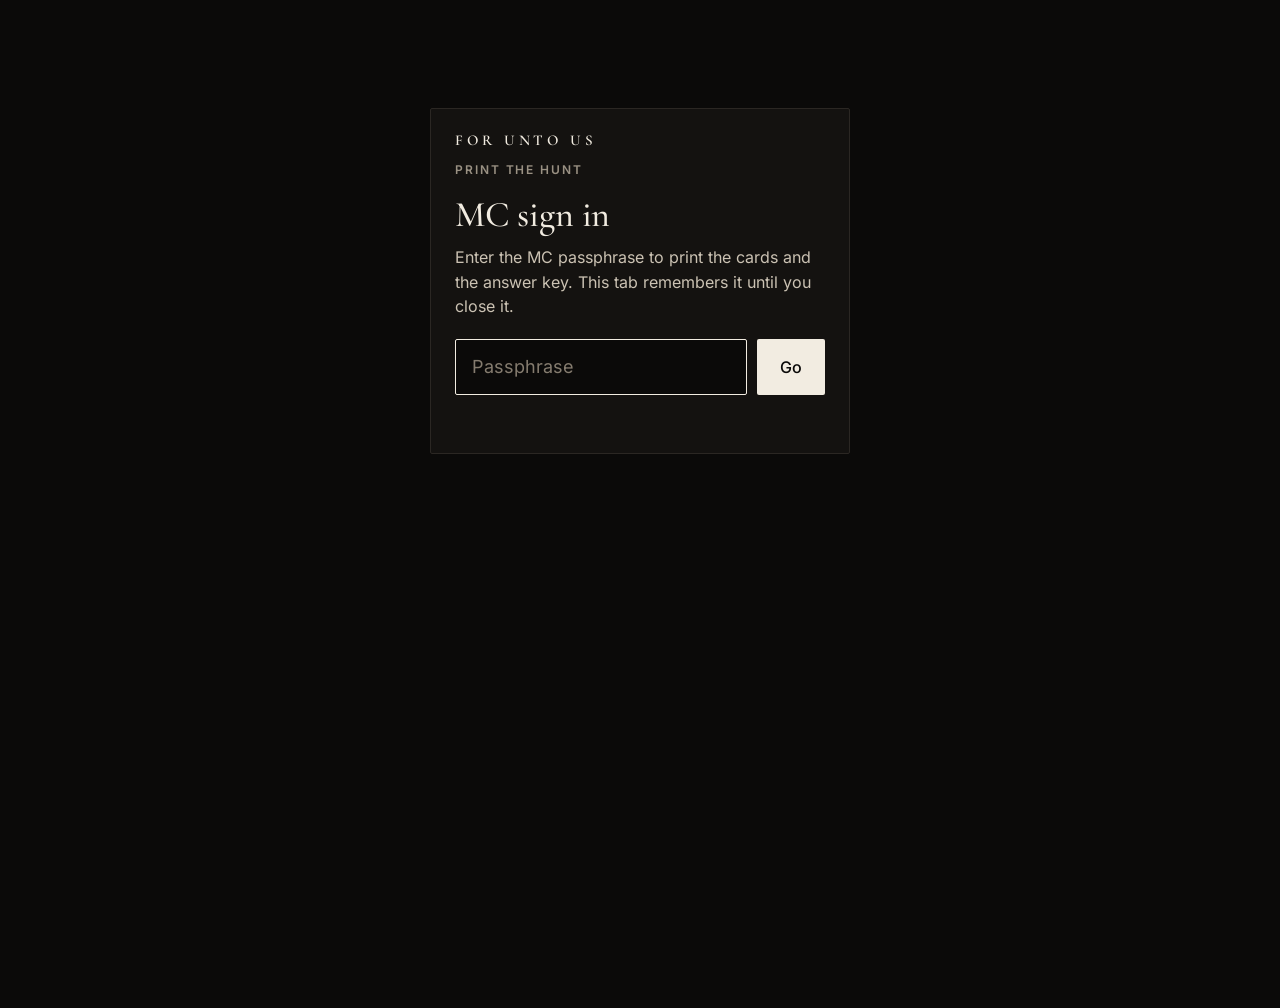
<file: star-hunt/print.html>
<!doctype html>
<html lang="en" class="print-page">
<head>
<meta charset="utf-8">
<meta name="viewport" content="width=device-width, initial-scale=1">
<meta name="color-scheme" content="dark">
<meta name="theme-color" content="#0b0a09">
<meta name="robots" content="noindex">
<title>For Unto Us · Print</title>
<!-- 1. version.js always loads fresh; 2. everything else loads with ?v=<build>.
     This page needs no game state, so it loads neither config.js nor store.js (it never talks to the database). -->
<script>document.write('<script src="version.js?t=' + Date.now() + '"><\/script>');</script>
<script>StarHuntLoad(['css/tokens.css', 'css/base.css', 'css/print.css', 'hunt.sealed.js', 'seal.js', 'qrcode.js']);
  document.write('<link rel="icon" type="image/svg+xml" href="' + StarHuntAsset('img/star.svg') + '">');</script>
</head>
<body>
<!-- MC only. Nothing about the hunt is rendered until the MC passphrase opens the sealed copy. -->
<main class="gate-page no-print" id="gate-page">
  <section class="panel gate fade-in" aria-labelledby="gate-h">
    <div class="wordmark">For Unto Us</div>
    <span class="label">Print the hunt</span>
    <h1 class="h-page" id="gate-h" tabindex="-1">MC sign in</h1>
    <p class="prompt">Enter the MC passphrase to print the cards and the answer key. This tab remembers it until you close it.</p>
    <form class="pair" id="gate-form" autocomplete="on">
      <input type="text" name="username" value="For Unto Us MC" autocomplete="username" hidden>
      <input class="field" id="pass" name="pass" type="password" placeholder="Passphrase" autocomplete="current-password" aria-label="MC passphrase" spellcheck="false">
      <button class="btn btn--primary" id="gate-go" type="submit">Go</button>
    </form>
    <p class="feedback" id="gate-fb" aria-live="polite"></p>
  </section>
</main>

<div id="printer" hidden>
  <section class="panel print-controls" aria-labelledby="pc-h">
    <h1 id="pc-h" tabindex="-1">Print the hunt cards</h1>
    <p class="prompt">Print at 100% on matte card stock with background graphics on. Cut on the crop marks, then use the answer key to hide each card where its clue points. Keep the key away from the players.</p>
    <label class="field-label">Hunt address
      <input class="field" id="url" type="url" inputmode="url" autocomplete="off" spellcheck="false">
    </label>
    <p class="help" id="url-help">Each card’s QR code opens this address with the card’s code. Use the public address phones can reach.</p>
    <div class="print-options">
      <fieldset>
        <legend class="label">Print</legend>
        <label class="check"><input type="checkbox" id="opt-cards" checked> Hunt cards</label>
        <label class="check"><input type="checkbox" id="opt-key" checked> Answer key</label>
      </fieldset>
      <fieldset>
        <legend class="label">Cards</legend>
        <label class="check"><input type="checkbox" id="opt-decoys" checked> Include Herod’s decoy cards</label>
        <label class="check"><input type="checkbox" id="opt-small"> Smaller cards (4 per row)</label>
        <label class="check"><input type="checkbox" id="opt-inksaver"> Ink saver: white cards</label>
      </fieldset>
    </div>
    <p class="print-summary" id="summary" aria-live="polite"></p>
    <div class="print-actions">
      <button class="btn btn--primary" id="print" type="button">Print</button>
      <button class="btn btn--quiet btn--small-text" id="lock" type="button">Lock this page</button>
    </div>
  </section>
  <div class="sheets" id="sheets"></div>
</div>

<script>
(function () {
  'use strict';
  const Seal = window.HuntSeal;
  const $ = id => document.getElementById(id);
  const esc = s => String(s == null ? '' : s).replace(/[&<>"']/g, c => ({ '&': '&amp;', '<': '&lt;', '>': '&gt;', '"': '&quot;', "'": '&#39;' }[c]));
  const PAGES_URL = 'https://brentcross.github.io/brent_cross/star-hunt/';
  const STAR = '<svg class="star" viewBox="-20 -20 40 40" aria-hidden="true"><path d="M0-20 2.3-2.3 15 0 2.3 2.3 0 20-2.3 2.3-15 0-2.3-2.3Z"/><path transform="rotate(45)" d="M0-9.5 1.4-1.4 9.5 0 1.4 1.4 0 9.5-1.4 1.4-9.5 0-1.4-1.4Z"/></svg>';
  let hunt = null;

  // ---------- unlock ----------
  const fb = $('gate-fb');
  function say(text, cls) { fb.textContent = text; fb.className = 'feedback' + (cls ? ' ' + cls : ''); }
  function busy(on) {
    $('gate-go').disabled = false;
    $('gate-go').setAttribute('aria-busy', on ? 'true' : 'false');
    $('pass').disabled = on;
    if (on) say('Unlocking…', 'is-busy');
  }
  function problem(e) {
    return e && e.code === 'insecure-context' ? 'This page needs https:// (or localhost) to unlock the hunt.'
      : e && e.code === 'no-hunt' ? 'The hunt file didn’t load. Check the connection, then reload this page.'
      : 'Something went wrong unlocking the hunt. Reload the page and try again.';
  }
  async function boot() {
    if (!Seal || !window.HUNT_SEALED) { say(problem({ code: 'no-hunt' }), 'is-bad'); $('gate-go').disabled = true; return; }
    if (!Seal.supported) { say(problem({ code: 'insecure-context' }), 'is-bad'); $('gate-go').disabled = true; return; }
    if (Seal.recallPassphrase()) {
      busy(true);
      const h = await Seal.openMCRemembered().catch(() => null);
      busy(false); say('');
      if (h) return unlocked(h);
    }
    $('pass').focus();
  }
  $('gate-form').addEventListener('submit', async e => {
    e.preventDefault();
    if ($('gate-go').getAttribute('aria-busy') === 'true') return;
    const pass = $('pass').value;
    if (!pass.trim()) { say('Enter the MC passphrase.', 'is-bad'); return; }
    busy(true);
    let h = null;
    try { h = await Seal.openMC(pass); } catch (err) { busy(false); say(problem(err), 'is-bad'); return; }
    busy(false);
    if (!h) { say('That passphrase doesn’t open this hunt.', 'is-bad'); $('pass').setAttribute('aria-invalid', 'true'); $('pass').select(); return; }
    Seal.rememberPassphrase(pass);
    unlocked(h);
  });
  $('pass').addEventListener('input', () => { $('pass').removeAttribute('aria-invalid'); if (fb.classList.contains('is-bad')) say(''); });

  function unlocked(h) {
    hunt = h;
    $('pass').value = '';
    $('gate-page').hidden = true;
    $('printer').hidden = false;
    $('url').value = defaultAddress();
    build();
    $('pc-h').focus({ preventScroll: true });
  }
  $('lock').addEventListener('click', () => { Seal.forgetPassphrase(); location.reload(); });

  // ---------- the hunt address ----------
  // A QR pointing at localhost or a file is useless on a phone, so those fall back to the hosted copy.
  function defaultAddress() {
    const here = new URL('./', location.href);
    const local = !/^https?:$/.test(here.protocol) || /^(localhost|127(\.\d+){3}|\[::1\]|0\.0\.0\.0)$/.test(here.hostname);
    return local ? PAGES_URL : here.href;
  }
  // The address as the cards will use it: https:// added when missing, a folder ends in "/", no #fragment.
  function normAddress(raw) {
    let s = String(raw || '').trim();
    if (!s || /\s/.test(s)) return null;
    if (!/^[a-z][a-z0-9+.-]*:/i.test(s)) s = 'https://' + s;
    let u;
    try { u = new URL(s); } catch (e) { return null; }
    // (Chromium's URL parser lets odd hosts through, so check the host name itself.)
    if (!/^https?:$/.test(u.protocol) || !/^(localhost|([a-z0-9-]+\.)+[a-z0-9-]+|\[[0-9a-f:.]+\])$/i.test(u.hostname)) return null;
    u.hash = '';
    if (!/\/$/.test(u.pathname) && !/\.html?$/i.test(u.pathname)) u.pathname += '/';
    return u.href;
  }
  const isLocal = href => /^https?:\/\/(localhost|127(\.\d+){3}|\[::1\]|0\.0\.0\.0)[:/]/i.test(href);

  // ---------- QR (4-module quiet zone inside the SVG; the tile is plain white) ----------
  function qrSvg(text) {
    const q = qrcode(0, 'M'); q.addData(text); q.make();
    const n = q.getModuleCount(), m = 4; let d = '';
    for (let r = 0; r < n; r++) for (let c = 0; c < n; c++) if (q.isDark(r, c)) d += 'M' + (c + m) + ' ' + (r + m) + 'h1v1h-1z';
    const s = n + 2 * m;
    return '<svg xmlns="http://www.w3.org/2000/svg" viewBox="0 0 ' + s + ' ' + s + '" shape-rendering="crispEdges" aria-hidden="true"><path fill="#0b0a09" d="' + d + '"/></svg>';
  }

  // ---------- cards ----------
  // Identical for stations and decoys: no number, phrase, title or order marker.
  function cardHtml(url, code, ref) {
    return '<div class="card"><div class="bleed"></div>' +
      '<div class="frame"><span class="top-orn">' + STAR + '</span><span class="bot-orn">' + esc(ref) + '</span></div>' +
      '<div class="mark">' + esc(hunt.title || 'For Unto Us') + '</div><div class="sub">a child is born</div>' +
      '<div class="qr" role="img" aria-label="QR code for card ' + esc(code) + '">' + qrSvg(url + '#s=' + code) + '</div>' +
      '<div class="code">' + esc(code) + '</div><div class="how">Scan with your camera, or type the code</div></div>';
  }
  function cardSheets(url, o) {
    const codes = hunt.stations.map(s => s.code).concat(o.decoys ? (hunt.decoys || []).map(d => d.code) : [])
      .sort();                                              // by code, so the stack never gives the order away
    const ref = (hunt.verse && hunt.verse.ref) || 'Isaiah 9:6';
    const per = o.small ? 12 : 9, count = Math.ceil(codes.length / per);
    let html = '';
    for (let i = 0; i < count; i++) {
      html += '<div class="sheet' + (o.small ? ' sheet--small' : '') + (o.inksaver ? ' inksaver' : '') + '">' +
        '<div class="sheet-head"><b>' + esc(hunt.title || 'For Unto Us') + '</b><span>Hunt cards · Sheet ' + (i + 1) + ' of ' + count + ' · Cut on the crop marks</span></div>' +
        '<div class="cards-grid">' + codes.slice(i * per, i * per + per).map(c => cardHtml(url, c, ref)).join('') + '</div>' +
        '<svg class="crop" width="816" height="1056" viewBox="0 0 816 1056" aria-hidden="true"></svg>' +
        '<div class="sheet-foot"><span>Print at 100% on matte card stock. Cards are sorted by code, so the stack never gives away the order.</span>' +
        '<span>' + (o.inksaver ? 'Ivory cardstock looks best.' : 'Herod’s decoys look the same on purpose.') + '</span></div></div>';
    }
    return { html, cards: codes.length, sheets: count };
  }
  // Gang-up crop marks: one mark per trim line in every clear channel and in the outer margins, kept clear
  // of the bleed. The geometry is read from the laid-out sheet, so it follows print.css.
  function cropMarks(sheet) {
    const cards = sheet.querySelectorAll('.card');
    if (!cards.length) return;
    const S = sheet.getBoundingClientRect(), r0 = cards[0].getBoundingClientRect();
    const cs = getComputedStyle(sheet.querySelector('.cards-grid'));
    const C = cs.gridTemplateColumns.split(' ').length, R = Math.ceil(cards.length / C);
    const GX = parseFloat(cs.columnGap) || 0, GY = parseFloat(cs.rowGap) || 0;
    const L = r0.left - S.left, T = r0.top - S.top, W = r0.width, H = r0.height;
    const bleed = cards[0].querySelector('.bleed').getBoundingClientRect(), B = Math.max(0, r0.left - bleed.left);
    const pad = 3, outer = 12, xs = [], ys = [];
    for (let i = 0; i < C; i++) xs.push(L + i * (W + GX), L + i * (W + GX) + W);
    for (let i = 0; i < R; i++) ys.push(T + i * (H + GY), T + i * (H + GY) + H);
    const spans = (start, size, gap, n) => {
      const out = [[start - B - pad - outer, start - B - pad]];
      for (let i = 0; i < n - 1; i++) { const a = start + i * (size + gap) + size + B + pad; out.push([a, a + gap - 2 * (B + pad)]); }
      const end = start + (n - 1) * (size + gap) + size + B + pad;
      out.push([end, end + outer]);
      return out.filter(s => s[1] - s[0] > 1);
    };
    const sy = spans(T, H, GY, R), sx = spans(L, W, GX, C);
    const f = v => Math.round(v * 100) / 100;
    let lines = '';
    xs.forEach(x => sy.forEach(s => { lines += '<line x1="' + f(x) + '" y1="' + f(s[0]) + '" x2="' + f(x) + '" y2="' + f(s[1]) + '"/>'; }));
    ys.forEach(y => sx.forEach(s => { lines += '<line x1="' + f(s[0]) + '" y1="' + f(y) + '" x2="' + f(s[1]) + '" y2="' + f(y) + '"/>'; }));
    sheet.querySelector('.crop').innerHTML = '<g>' + lines + '</g>';
  }

  // ---------- answer key (always dark ink on white) ----------
  const pre = s => esc(s).replace(/\n/g, '<br>');
  function keySheet(url, o) {
    const ref = (hunt.verse && hunt.verse.ref) || 'Isaiah 9:6';
    const extra = (label, text) => text ? '<span class="k-extra"><b>' + label + ':</b> ' + pre(text) + '</span>' : '';
    const rows = hunt.stations.map((s, i) =>
      '<tr><td class="k-n">' + (i + 1) + '</td>' +
      '<td class="k-phrase">' + esc(s.phrase) + '</td>' +
      '<td><span class="k-title">' + esc(s.title) + '</span><span class="k-clue">' + pre(s.clue) + '</span>' +
        extra('Solution', s.solution) + extra('Hint 1', s.hint) + extra('Hint 2', s.hint2) + extra('Little ones', s.kids) + '</td>' +
      '<td class="k-hide">' + (s.answer ? '<span class="k-answer">' + esc(s.answer) + '</span>' : '') + pre(s.hide) + extra('Setup', s.setup) + '</td>' +
      '<td class="k-code">' + esc(s.code) + '</td></tr>').join('');
    // A decoy row: where it hides and, when the hunt says, the wrong turn it is there to catch.
    const decoys = o.decoys ? (hunt.decoys || []).map(d =>
      '<tr class="is-decoy"><td class="k-n">' + STAR + '</td><td class="k-phrase">Herod’s decoy</td>' +
      '<td><span class="k-clue">' + (d.why ? 'Not a real card.' : 'Not a real card. Hide it somewhere tempting, away from the real ones.') + '</span>' +
        extra('Why here', d.why) + '</td>' +
      '<td class="k-hide">' + pre(d.hide) + '</td><td class="k-code">' + esc(d.code) + '</td></tr>').join('') : '';
    const sealedAt = window.HUNT_SEALED && window.HUNT_SEALED.sealedAt ? new Date(window.HUNT_SEALED.sealedAt) : null;
    const when = sealedAt && !isNaN(sealedAt) ? sealedAt.toLocaleDateString('en-US', { day: 'numeric', month: 'long', year: 'numeric' }) : '';
    return '<div class="sheet sheet--key key">' +
      '<div class="key-head"><span class="mark">' + esc(hunt.title || 'For Unto Us') + '</span><span class="for">Answer key · for the MC only. Keep it away from the players.</span></div>' +
      // The notes go above the table, where the hider needs them first. Nothing follows the table, so no note
      // can be left alone on a sheet of its own (Chromium won't keep a block after a table with its last row).
      '<div class="key-notes"><p>To hide a card, find its code in the Code column. The cards are sorted by code, so the stack never gives away the order.</p>' +
      '<p>Cards link to ' + esc(url) + '. Test one with your phone before hiding them.</p>' +
      '<p>Read the Phrase column from top to bottom: it is ' + esc(ref) + '.</p>' +
      (when ? '<p>Printed from the hunt sealed on ' + esc(when) + '. If the hunt is sealed again with new codes, print new cards and a new key.</p>' : '') +
      '</div>' +
      '<table class="key-table"><thead><tr><th class="k-n">#</th><th class="k-phrase">Phrase it writes</th><th>Station, its clue and the help you can release</th>' +
      '<th class="k-hide">Answer · hiding spot</th><th class="k-code">Code</th></tr></thead><tbody>' + rows + decoys + '</tbody></table>' +
      '</div>';
  }

  // ---------- build ----------
  let lastUrl = null;
  function opts() {
    return { cards: $('opt-cards').checked, key: $('opt-key').checked, decoys: $('opt-decoys').checked,
      small: $('opt-small').checked, inksaver: $('opt-inksaver').checked };
  }
  function build() {
    if (!hunt) return;
    const o = opts(), url = normAddress($('url').value);
    const help = $('url-help');
    if (!url) {
      $('url').setAttribute('aria-invalid', 'true');
      help.className = 'help is-bad';
      help.textContent = 'Enter the web address of the hunt, starting with https://. The cards keep the last good address until then.';
    } else {
      $('url').removeAttribute('aria-invalid');
      help.className = 'help' + (isLocal(url) ? ' is-warn' : '');
      help.textContent = isLocal(url) ? 'Phones can’t open a localhost address. Use the public address unless you are only testing.'
        : 'Each card’s QR code opens this address with the card’s code. Use the public address phones can reach.';
      lastUrl = url;
    }
    const use = lastUrl || PAGES_URL;
    let html = '', made = { cards: 0, sheets: 0 };
    if (o.cards) { made = cardSheets(use, o); html += made.html; }
    if (o.key) html += keySheet(use, o);
    $('sheets').innerHTML = html;
    document.querySelectorAll('#sheets .sheet:not(.sheet--key)').forEach(cropMarks);
    const parts = [];
    if (o.cards) parts.push(made.cards + ' cards on ' + made.sheets + (made.sheets === 1 ? ' sheet' : ' sheets'));
    if (o.key) parts.push((o.cards ? 'then ' : '') + 'the answer key');
    $('summary').textContent = parts.length ? parts.join(', ') + '.' : 'Choose what to print.';
    $('print').disabled = !parts.length;
    $('opt-decoys').disabled = $('opt-small').disabled = $('opt-inksaver').disabled = !o.cards;
  }
  ['opt-cards', 'opt-key', 'opt-decoys', 'opt-small', 'opt-inksaver'].forEach(id => $(id).addEventListener('change', build));
  $('url').addEventListener('input', build);
  $('url').addEventListener('change', () => { const u = normAddress($('url').value); if (u) $('url').value = u; build(); });
  $('print').addEventListener('click', () => window.print());
  // Fonts change the measured geometry of nothing on the cards (fixed sizes), but redraw once they are in anyway.
  if (document.fonts && document.fonts.ready) document.fonts.ready.then(() => { if (hunt) build(); });

  boot();
})();
</script>
</body>
</html>
</file>
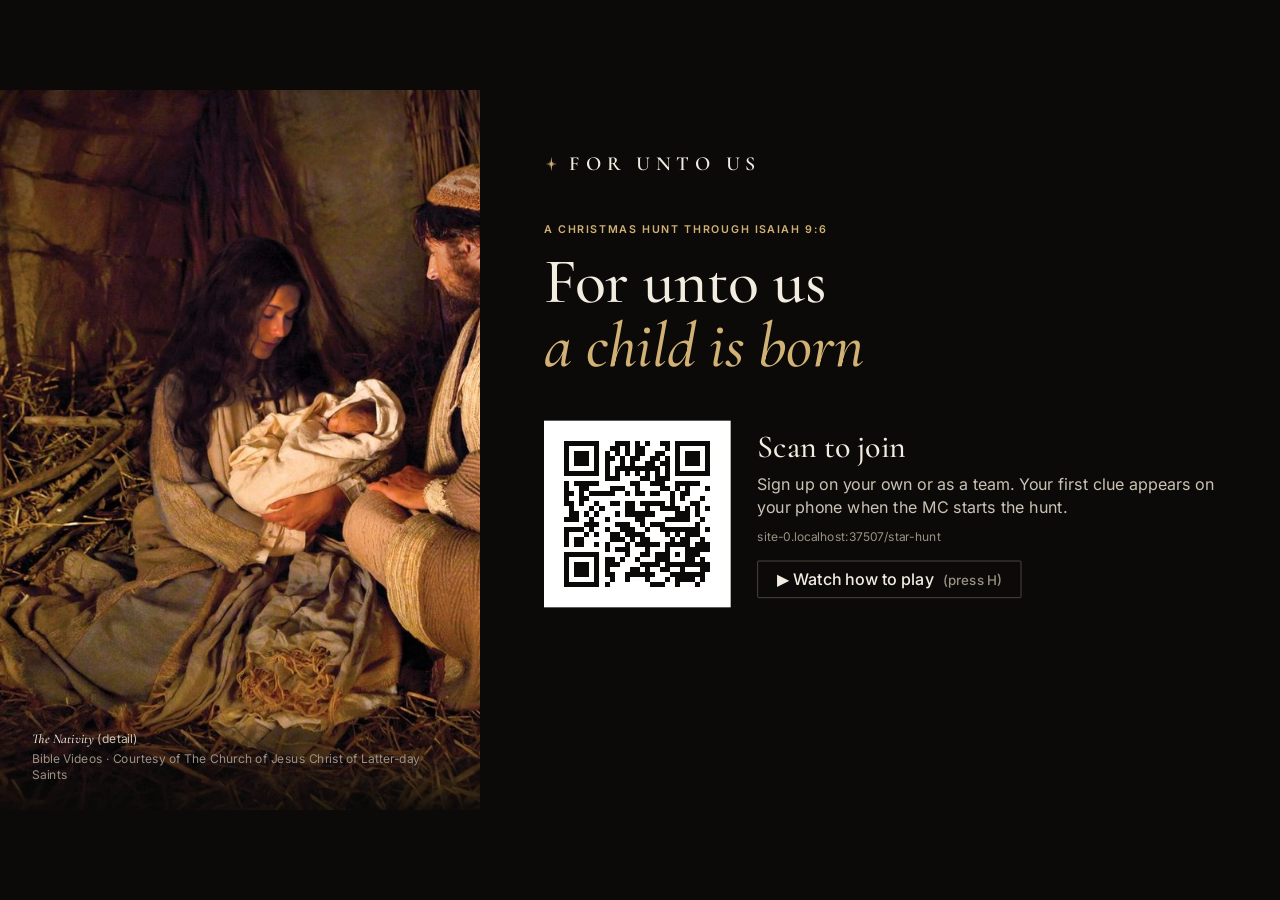
<file: star-hunt/tv.html>
<!doctype html>
<html lang="en" class="tv-page">
<head>
<meta charset="utf-8">
<meta name="viewport" content="width=device-width, initial-scale=1">
<meta name="color-scheme" content="dark">
<meta name="theme-color" content="#0b0a09">
<title>For Unto Us · TV</title>
<!-- 1. version.js always loads fresh; 2. everything else loads with ?v=<build> -->
<script>document.write('<script src="version.js?t=' + Date.now() + '"><\/script>');</script>
<script>StarHuntLoad(['css/tokens.css', 'css/base.css', 'css/tv.css',
  'config.js', 'hunt.sealed.js', 'seal.js', 'store.js', 'qrcode.js']);
  document.write('<link rel="icon" type="image/svg+xml" href="' + StarHuntAsset('img/star.svg') + '">');</script>
</head>
<body>
<!-- The living-room screen. Everything is laid out in design px on a 1920 x 1080 stage that fit() scales.
     It reads only public data (HuntSeal.hunt) and the game state (StarStore). It never opens a card,
     never needs the MC passphrase, and never shows a hint: hints and little-ones lines are phone-only. -->
<div class="stage" id="stage">
  <div class="offline" id="offline" hidden>Reconnecting…</div>

  <!-- Before the start: title, join QR, cover art and the names who've joined -->
  <section class="tv-view tv-waiting is-off" id="v-waiting" aria-label="Waiting for the start">
    <figure class="tv-waiting-art js-art"></figure>
    <div class="tv-waiting-main">
      <div class="tv-brand"><svg class="star" viewBox="-20 -20 40 40" aria-hidden="true"><path d="M0-20 2.3-2.3 15 0 2.3 2.3 0 20-2.3 2.3-15 0-2.3-2.3Z"/><path transform="rotate(45)" d="M0-9.5 1.4-1.4 9.5 0 1.4 1.4 0 9.5-1.4 1.4-9.5 0-1.4-1.4Z"/></svg><span class="tv-wordmark js-title">For Unto Us</span></div>
      <p class="label label--gilt js-sub">A Christmas hunt through Isaiah 9:6</p>
      <h1>For unto us<br><em>a child is born</em></h1>
      <div class="tv-waiting-join">
        <div class="qr js-qr" role="img" aria-label="QR code that opens the hunt"></div>
        <div>
          <h2>Scan to join</h2>
          <p>Sign up on your own or as a team. Your first clue appears on your phone when the MC starts the hunt.</p>
          <p class="url js-url"></p>
          <button type="button" class="tv-howto-btn" data-howto>&#9654;&#xFE0E; Watch how to play <span>(press H)</span></button>
        </div>
      </div>
      <section class="tv-waiting-roster" id="w-roster" aria-live="polite"></section>
    </div>
  </section>

  <!-- During the hunt: standings, join, just written / at the manger, clues the MC opened -->
  <section class="tv-view tv-frame is-off" id="v-race" aria-label="The race">
    <header class="tv-top">
      <div><div class="tv-wordmark js-title">For Unto Us</div><div class="tv-sub js-sub"></div></div>
      <div class="tv-clock"><div class="label">Time in the hunt</div><div class="tv-time js-time">0:00</div></div>
    </header>
    <div class="tv-body" id="r-body">
      <section id="r-standings" aria-label="Standings"></section>
      <aside class="tv-rail">
        <section class="tv-join">
          <div class="qr js-qr" role="img" aria-label="QR code that opens the hunt"></div>
          <div><span class="label">Join late?</span><h2>Scan to join</h2><p>Sign up, or sign back in with your PIN.</p></div>
        </section>
        <section id="r-news" aria-live="polite" hidden></section>
        <section class="tv-opened" id="r-opened" aria-label="Clues opened by the MC"></section>
      </aside>
    </div>
  </section>

  <!-- Gifts for Him: alternates with the race once a gift exists -->
  <section class="tv-view tv-frame is-off" id="v-gifts" aria-label="Gifts for Him">
    <header class="tv-top">
      <div><div class="tv-wordmark js-title">For Unto Us</div><div class="tv-sub js-sub"></div></div>
      <div class="tv-clock"><div class="label">Time in the hunt</div><div class="tv-time js-time">0:00</div></div>
    </header>
    <section class="tv-gifts-body" id="g-body"></section>
  </section>

  <!-- When everyone is at the manger: the whole verse, written, with the final places -->
  <section class="tv-view tv-finale is-off" id="v-finale" aria-label="The whole verse">
    <figure class="tv-waiting-art js-art"></figure>
    <div class="tv-finale-main" id="f-main"></div>
  </section>

  <!-- The MC ended the hunt: everyone gathers. No places yet, so the reveal stays a surprise. -->
  <section class="tv-view tv-ended is-off" id="v-ended" aria-label="The hunt has ended">
    <figure class="tv-waiting-art js-art"></figure>
    <div class="tv-ended-main">
      <div class="tv-brand"><svg class="star" viewBox="-20 -20 40 40" aria-hidden="true"><path d="M0-20 2.3-2.3 15 0 2.3 2.3 0 20-2.3 2.3-15 0-2.3-2.3Z"/><path transform="rotate(45)" d="M0-9.5 1.4-1.4 9.5 0 1.4 1.4 0 9.5-1.4 1.4-9.5 0-1.4-1.4Z"/></svg><span class="tv-wordmark js-title">For Unto Us</span></div>
      <p class="label">The hunt has ended</p>
      <h1>Gather around</h1>
      <p class="tv-ended-text">Put the clues away and come together. The MC will share the results here in a moment.</p>
      <figure class="tv-scripture"><blockquote>For where two or three are gathered together in my name, there am I in the midst of them.</blockquote><cite>Matthew 18:20</cite></figure>
      <div class="tv-ended-foot"><span class="label">Time in the hunt</span><span class="tv-ended-time js-time">0:00</span></div>
    </div>
  </section>

  <!-- The reveal, step 1: the whole verse -->
  <section class="tv-view tv-verse is-off" id="v-verse" aria-label="The whole verse">
    <div class="tv-verse-main" id="rv-verse"></div>
  </section>

  <!-- The reveal, steps 2 on: the places, one at a time from 4th (or the last place shown) up to 1st -->
  <section class="tv-view tv-places is-off" id="v-places" aria-label="Tonight’s places">
    <div class="tv-places-main" id="rv-places" aria-live="polite"></div>
  </section>

  <!-- The reveal, last step: all the places together, the cover and the closing line -->
  <section class="tv-view tv-results is-off" id="v-final" aria-label="Tonight’s places">
    <figure class="tv-waiting-art js-art"></figure>
    <div class="tv-results-main" id="rv-final"></div>
  </section>

  <!-- The MC paused the hunt: a calm layer over whatever is on screen (the standings stay faintly visible) -->
  <section class="tv-paused is-off" id="v-paused" aria-label="The hunt is paused" aria-hidden="true">
    <div class="tv-paused-inner">
      <svg class="star" viewBox="-20 -20 40 40" aria-hidden="true"><path d="M0-20 2.3-2.3 15 0 2.3 2.3 0 20-2.3 2.3-15 0-2.3-2.3Z"/><path transform="rotate(45)" d="M0-9.5 1.4-1.4 9.5 0 1.4 1.4 0 9.5-1.4 1.4-9.5 0-1.4-1.4Z"/></svg>
      <h1>The hunt is paused</h1>
      <figure class="tv-paused-verse"><blockquote>“Be still, and know that I am God.”</blockquote><cite>Psalm 46:10</cite></figure>
      <p class="tv-paused-note">Please wait for the MC. Everyone’s place is kept, and the clock has stopped.</p>
      <div class="tv-paused-clock"><span class="label">Time in the hunt</span><span class="tv-paused-time js-time">0:00</span></div>
    </div>
  </section>

  <p class="demo-note" id="demo" hidden>Demo mode: only screens in this browser are connected.</p>
</div>

<!-- How to Play video: H or the button on the join screen plays it; Escape or the end closes it. -->
<div class="tv-howto" id="howto" hidden>
  <video id="howto-video" playsinline preload="none" aria-label="How to play For Unto Us, a narrated video"></video>
  <p class="tv-howto-hint">Press Esc to close</p>
</div>

<script>
// Scale the 1920 x 1080 stage to the screen (letterboxed in canvas colour on other shapes).
function fit() { const s = Math.min(innerWidth / 1920, innerHeight / 1080);
  document.getElementById('stage').style.transform = 'scale(' + s + ') translate(-50%, -50%)'; }
addEventListener('resize', fit); fit();
</script>
<script>
(function () {
  'use strict';
  const S = window.StarStore, Seal = window.HuntSeal;
  const H = Seal && Seal.hunt;
  const $ = id => document.getElementById(id);
  const esc = s => String(s == null ? '' : s).replace(/[&<>"']/g, c => ({ '&': '&amp;', '<': '&lt;', '>': '&gt;', '"': '&quot;', "'": '&#39;' }[c]));
  // Hunt content is typed with straight quotes; show typographic ones (“ ” ‘ ’), as the phones do.
  const smart = s => String(s == null ? '' : s)
    .replace(/(^|[\s([{\u2013\u2014])"/g, '$1\u201C').replace(/"/g, '\u201D')
    .replace(/(^|[\s([{\u2013\u2014])'/g, '$1\u2018').replace(/'/g, '\u2019');
  const tx = s => esc(smart(s));   // content text: escaped, with typographic quotes

  if (!S || !H || !H.phrases || !H.phrases.length) {
    $('stage').innerHTML = '<section class="tv-view tv-frame"><p class="tv-fail">The hunt didn’t load. Check the connection, then reload this page.</p></section>';
    return;
  }

  // ---------- constants ----------
  const N = H.stationCount || H.phrases.length;            // never hard-code 9
  const PH = H.phrases;
  const REF = (H.verse && H.verse.ref) || 'Isaiah 9:6';
  const PAGES_URL = 'https://brentcross.github.io/brent_cross/star-hunt/';
  const RACE_MS = 45000, GIFTS_MS = 15000;                 // during the race, once a gift exists
  const FINALE_VERSE_MS = 20000, FINALE_GIFTS_MS = 40000;  // once everyone is at the manger
  const RELEASE_NAMES = { hint1: 'Hint 1', hint2: 'Hint 2', kids: 'Little ones clue' };
  const STAR = '<svg class="star" viewBox="-20 -20 40 40" aria-hidden="true"><path d="M0-20 2.3-2.3 15 0 2.3 2.3 0 20-2.3 2.3-15 0-2.3-2.3Z"/><path transform="rotate(45)" d="M0-9.5 1.4-1.4 9.5 0 1.4 1.4 0 9.5-1.4 1.4-9.5 0-1.4-1.4Z"/></svg>';
  const params = new URLSearchParams(location.search);
  const VIEWS = ['waiting', 'race', 'gifts', 'finale', 'ended', 'verse', 'places', 'final'];
  const PINNED = ['waiting', 'race', 'gifts', 'finale', 'ended', 'final'].indexOf(params.get('view')) >= 0 ? params.get('view') : null;
  // The reveal: the verse, then each place (the last shown first), 1st held a little longer, then the final screen,
  // which takes turns with the gifts wall when there are gifts. Right arrow or space moves on; left goes back.
  const REVEAL_MS = { verse: 12000, place: 6000, first: 9000, final: 45000, gifts: 30000 };
  const TOP = 4;                                           // places revealed (fewer when fewer are playing)

  // ---------- small helpers ----------
  function roman(n) {
    const r = [[10, 'X'], [9, 'IX'], [5, 'V'], [4, 'IV'], [1, 'I']]; let s = '';
    for (const [v, c] of r) while (n >= v) { s += c; n -= v; }
    return s;
  }
  // QR with a 4-module quiet zone inside the SVG (the tile around it is plain white, no padding).
  function qrSvg(text) {
    const q = qrcode(0, 'M'); q.addData(text); q.make();
    const n = q.getModuleCount(), m = 4; let d = '';
    for (let r = 0; r < n; r++) for (let c = 0; c < n; c++) if (q.isDark(r, c)) d += 'M' + (c + m) + ' ' + (r + m) + 'h1v1h-1z';
    const s = n + 2 * m;
    return '<svg xmlns="http://www.w3.org/2000/svg" viewBox="0 0 ' + s + ' ' + s + '" shape-rendering="crispEdges" aria-hidden="true"><path fill="#0b0a09" d="' + d + '"/></svg>';
  }
  function clock(ms) {
    const s = Math.max(0, Math.floor(ms / 1000)), h = Math.floor(s / 3600), m = Math.floor(s / 60) % 60, ss = String(s % 60).padStart(2, '0');
    return h ? h + ':' + String(m).padStart(2, '0') + ':' + ss : m + ':' + ss;
  }
  function ago(at) {
    const m = Math.max(0, Math.floor((Date.now() - at) / 60000));
    if (m < 1) return 'just now';
    if (m < 60) return m + ' min ago';
    return Math.floor(m / 60) + ' h ' + (m % 60) + ' min ago';
  }
  // The address the join QR opens: this folder, unless this screen runs from localhost or a file
  // (a phone can't open those), in which case the hosted copy.
  function joinAddress() {
    const here = new URL('./', location.href);
    const local = !/^https?:$/.test(here.protocol) || /^(localhost|127(\.\d+){3}|\[::1\]|0\.0\.0\.0)$/.test(here.hostname);
    return local ? PAGES_URL : here.href;
  }
  // Region updates: touch the DOM only when the markup really changes (keeps fades and screen readers calm).
  const last = {};
  function setHTML(el, html) {
    if (last[el.id] === html) return false;
    last[el.id] = html; el.innerHTML = html; return true;
  }
  const rect = el => el.getBoundingClientRect();
  function updateTimes(root) {
    (root || document).querySelectorAll('[data-at]').forEach(el => { const s = ago(+el.dataset.at); if (el.textContent !== s) el.textContent = s; });
  }
  const membersLine = p => (p.team ? (p.members.length ? p.members.join(', ') : 'Team') : 'Playing solo');

  // ---------- pause, end and reveal (the store's helpers; a plain reading of meta if this store predates them) ----------
  const metaOf = t => (t && S.meta(t)) || {};
  const isPaused = t => !!t && (typeof S.isPaused === 'function' ? !!S.isPaused(t) : !!metaOf(t).paused);
  const isEnded = t => !!t && (typeof S.isEnded === 'function' ? !!S.isEnded(t) : !!metaOf(t).ended);
  const revealAt = t => (!t ? null : typeof S.revealAt === 'function' ? S.revealAt(t) || null : (metaOf(t).reveal || {}).at || null);
  const endedEarly = t => !!(metaOf(t).ended || {}).early;
  // Time in the hunt: frozen while paused, stopped at the end, paused time left out.
  function elapsed(t, now) {
    if (typeof S.elapsed === 'function') return S.elapsed(t, now);
    const m = metaOf(t);
    if (!m.startedAt) return 0;
    let end = now;
    if (m.ended && m.ended.at) end = Math.min(end, m.ended.at);
    if (m.paused && m.paused.at) end = Math.min(end, m.paused.at);
    return Math.max(0, end - m.startedAt - (+m.pausedTotal || 0));
  }
  // The results order: finishers by finish time, then everyone else by the race order.
  function finalStandings(t) {
    if (typeof S.finalStandings === 'function') return S.finalStandings(t) || [];
    return S.standings(t).map((p, i) => ({ id: p.id, place: i + 1, name: p.name, members: p.members, team: p.team, solved: p.solved.length, finishedAt: p.finishedAt || null }));
  }
  const solvedCount = e => Math.min(N, typeof e.solved === 'number' ? e.solved : Array.isArray(e.solved) ? e.solved.length : +e.solvedCount || 0);
  const teamLine = e => (e.team && e.members && e.members.length ? e.members.join(', ') : '');
  const resultLine = e => (e.finishedAt ? 'At the manger' : solvedCount(e) + ' of ' + N + ' written');

  // ---------- static parts ----------
  const JOIN = joinAddress();
  const JOIN_QR = qrSvg(JOIN);
  document.querySelectorAll('.js-qr').forEach(el => { el.innerHTML = JOIN_QR; });
  document.querySelectorAll('.js-url').forEach(el => { el.textContent = JOIN.replace(/^https?:\/\//, '').replace(/\/$/, ''); });
  document.querySelectorAll('.js-title').forEach(el => { el.textContent = H.title || 'For Unto Us'; });
  document.querySelectorAll('.js-sub').forEach(el => { el.textContent = H.subtitle || 'A Christmas hunt through ' + REF; });
  document.title = (H.title || 'For Unto Us') + ' · TV';
  $('demo').hidden = S.mode !== 'demo';

  // The cover painting (a crop is allowed here, so the caption says "(detail)"). If it is missing,
  // a quiet panel with the star takes its place.
  (function art() {
    const c = H.cover || {};
    document.querySelectorAll('.js-art').forEach(fig => {
      if (!c.src) { fig.classList.add('is-missing'); fig.innerHTML = '<div class="tv-art-fallback">' + STAR + '</div>'; return; }
      const who = [c.artist ? tx(c.artist) : '', c.title ? '<i>' + tx(c.title) + '</i>' : ''].filter(Boolean).join(', ');
      fig.innerHTML = '<img src="' + esc(StarHuntAsset(c.src)) + '" width="' + (+c.w || 960) + '" height="' + (+c.h || 1052) + '" alt="">' +
        '<figcaption>' + (who ? who + ' (detail)' : '') + (c.credit ? '<span class="credit">' + tx(c.credit) + '</span>' : '') + '</figcaption>';
      fig.querySelector('img').addEventListener('error', () => {
        fig.classList.add('is-missing'); fig.innerHTML = '<div class="tv-art-fallback">' + STAR + '</div>';
      });
    });
  })();

  // ---------- waiting ----------
  function renderWaiting(t) {
    const el = $('w-roster');
    const ps = t ? S.players(t).sort((a, b) => (b.createdAt || 0) - (a.createdAt || 0)) : [];   // newest first: a new name shows at once
    const names = ps.map(p => p.name || '');
    const sig = t ? JSON.stringify(names) : '';
    if (sig === last.roster) return;
    last.roster = sig;
    if (!t) { el.innerHTML = ''; return; }
    if (!names.length) { el.innerHTML = '<p class="tv-names-empty">Nobody yet. Scan the code to be first.</p>'; return; }
    const head = '<span class="label">' + names.length + ' joined</span>';
    const list = k => '<p class="tv-names">' + names.slice(0, k).map(n => '<span class="nm">' + esc(n) + '</span>').join('<span class="sep"> · </span>') + '</p>';
    el.innerHTML = head + list(names.length);
    // At most three lines; whoever doesn't fit becomes "and N more".
    const box = el.querySelector('.tv-names'), bottom = rect(box).bottom;
    const k = Array.prototype.findIndex.call(box.querySelectorAll('.nm'), nm => rect(nm).bottom > bottom + 1);
    if (k > 0) el.innerHTML = head + list(k) + '<p class="tv-names-more">and ' + (names.length - k) + ' more</p>';
  }

  // ---------- race: standings ----------
  function latestHtml(w) {
    if (!w) return '<div class="tv-latest is-empty">No phrases yet</div>';
    const ph = PH[w - 1] || '';
    let pre = '';
    if (w > 1) pre = ph.length <= 16 ? '…' + (PH[w - 2] || '').split(/\s+/).slice(-3).join(' ') + ' ' : '…';
    return '<div class="tv-latest">' + esc(pre) + '<b>' + esc(ph) + '</b></div>';
  }
  // A newest phrase too long for its line (the verse's last, 66 characters) ends at a whole word, never on a
  // little word ("and", "of", "there"…), with "…": "…Of the increase of his government and peace…".
  const WEAK_END = /^(a|an|and|at|be|but|by|for|from|his|in|is|its|nor|of|on|or|shall|that|the|their|there|to|unto|upon|us|was|which|who|with)$/i;
  function shortenLatest(b) {
    const line = b.parentNode, over = () => line.scrollWidth > line.clientWidth + 1;
    if (!over()) return;
    const words = b.textContent.split(/\s+/);
    for (let k = words.length - 1; k > 0; k--) {
      if (WEAK_END.test(words[k - 1].replace(/\W+$/, ''))) continue;
      b.textContent = words.slice(0, k).join(' ').replace(/[\s,;:.!?…]+$/, '') + '…';
      if (!over()) return;
    }
  }
  function legendHtml() {
    // The whole verse with Roman keys (decorative): keys never strand at a line end.
    const parts = PH.map((ph, i) => {
      const sup = '<sup>' + roman(i + 1) + '</sup>';
      if (ph.length <= 16) return '<span class="nb">' + sup + esc(ph) + '</span>';
      const w = ph.split(/\s+/).map(esc);
      if (w.length >= 3) { w[0] = w[0] + '&nbsp;' + w[1]; w.splice(1, 1); }
      if (w.length >= 3) { w[w.length - 2] = w[w.length - 2] + '&nbsp;' + w[w.length - 1]; w.pop(); }
      return sup + w.join(' ');
    });
    return '<div class="tv-legend" id="r-legend" aria-hidden="true"><span class="label label--gilt">' + esc(REF) + '</span><p>' + parts.join(' ') + '</p></div>';
  }
  function rowHtml(p, i, finishPlace) {
    const w = Math.min(p.solved.length, N), done = !!p.finishedAt, prog = S.progress(p, N);
    let segs = '';
    for (let k = 0; k < N; k++) segs += '<i' + (done || k < w ? ' class="on"' : k === w ? ' class="now"' : '') + '></i>';
    const status = done
      ? '<div class="tv-status is-done">At the manger<small>' + S.ordinal(finishPlace) + ' to finish</small></div>'
      : '<div class="tv-status">' + (prog.stage === 'station' ? 'Station ' : 'Clue ') + prog.n + '<small>' + w + ' of ' + N + ' written</small></div>';
    const leader = i === 0 && (done || w > 0);
    return '<li class="tv-row' + (leader ? ' is-leader' : '') + '">' +
      '<span class="tv-place">' + (i + 1) + '</span>' +
      '<div class="tv-team"><div class="tv-name">' + esc(p.name) + '</div><div class="tv-members">' + esc(membersLine(p)) + '</div></div>' +
      '<div><div class="tv-segs" style="--n:' + N + '" aria-hidden="true">' + segs + '</div>' + latestHtml(done ? N : w) + '</div>' +
      status + '</li>';
  }
  function renderStandings(t) {
    const rows = S.standings(t), fin = new Map(S.finishers(t).map((p, i) => [p.id, i + 1]));
    let nums = '';
    for (let k = 1; k <= N; k++) nums += '<span>' + roman(k) + '</span>';
    let html = '<div class="tv-race-head" aria-hidden="true"><span class="label">Place</span><span class="label">Team</span>' +
      '<span class="tv-nums" style="--n:' + N + '">' + nums + '</span><span class="label tv-now">Now</span></div>';
    if (!rows.length) html += '<p class="tv-empty">Nobody has joined yet. Scan the code to join the hunt.</p>';
    else {
      const cap = rows.length <= 6 ? '' : rows.length <= 8 ? ' tv-standings--8' : ' tv-standings--12';
      html += '<ol class="tv-standings' + cap + '">' + rows.slice(0, 12).map((p, i) => rowHtml(p, i, fin.get(p.id))).join('') + '</ol>';
      if (rows.length > 12) html += '<p class="tv-more">and ' + (rows.length - 12) + ' more</p>';
    }
    if (rows.length <= 6) html += legendHtml();
    const el = $('r-standings');
    if (!setHTML(el, html)) return;
    el.querySelectorAll('.tv-latest b').forEach(shortenLatest);
    // The legend shows only when it fits whole: a long verse with six teams steps down a size or two first.
    const lg = $('r-legend');
    if (!lg) return;
    const p = lg.querySelector('p'), floor = rect($('r-body')).bottom + 1;
    for (const fs of [29, 27, 25, 24]) { p.style.fontSize = fs + 'px'; if (rect(lg).bottom <= floor) return; }
    lg.hidden = true;
  }

  // ---------- race: rail ----------
  // A new event fades in (opacity only). The markup for one event never changes, so nothing replays.
  let seenWrite = null, fadeWrite = null, seenFinishers = null, fadeFinisher = null, fadeManger = false;
  function renderNews(t) {
    const el = $('r-news'), fins = S.finishers(t);
    if (fins.length) {
      // The first finisher (and the next two) at the manger: replaces "Just written".
      if (seenFinishers !== null && fins.length > seenFinishers) { fadeFinisher = fins.length; if (!seenFinishers) fadeManger = true; }
      seenFinishers = fins.length;
      el.className = 'tv-manger' + (fadeManger ? ' fade-in' : '');   // the block fades in once, as it replaces "Just written"
      const more = fins.length > 3 ? '<p class="tv-more">and ' + (fins.length - 3) + ' more</p>' : '';
      setHTML(el, '<span class="label">At the manger</span><ol>' +
        fins.slice(0, 3).map((p, i) => '<li' + (i + 1 === fadeFinisher ? ' class="fade-in"' : '') + '><span class="n">' + (i + 1) + '</span><span class="who">' + esc(p.name) + '</span></li>').join('') +
        '</ol>' + more + '<p class="sr-only">' + esc(fins[0].name) + ' reached the manger first.</p>');
      el.hidden = false;
      return;
    }
    seenFinishers = 0;
    const lw = S.latestWrite(t);
    const key = lw ? lw.player.id + ':' + lw.n : '';
    if (seenWrite !== null && key && key !== seenWrite) fadeWrite = key;
    seenWrite = key;
    if (!lw) { el.hidden = true; setHTML(el, ''); return; }
    el.className = 'tv-written';
    setHTML(el, '<span class="label">Just written</span><p class="tv-written-line' + (key === fadeWrite ? ' fade-in' : '') + '">' +
      '<span class="who">' + esc(lw.player.name) + '</span><span class="verb"> wrote </span><span class="what">' + esc(PH[lw.n - 1] || '') + '</span></p>');
    el.hidden = false;
  }

  // Hint releases for the quiet log: which clue and which kind only, never the text.
  function hintEvents(t) {
    const out = [];
    for (const r of S.releases(t)) for (const k of ['hint1', 'hint2', 'kids']) if (r[k] != null) out.push({ n: r.n, kind: k, at: r[k + 'At'] || 0 });
    return out.sort((a, b) => b.at - a.at || b.n - a.n);
  }
  // full: how many of the newest clues show as a block; brief: the newest block leaves out its hiding place.
  function openedHtml(opened, full, events, fresh, brief) {
    let h = '<span class="label">Clues opened by the MC</span>';
    if (!opened.length) h += '<p class="tv-opened-note">If a clue has everyone stuck, the MC can open it: its hiding place and code appear here.</p>';
    opened.slice(0, full).forEach((o, i) => {
      h += '<div class="tv-open-item' + (i === 0 && fresh.open ? ' fade-in' : '') + '"><div class="which">Clue ' + o.n + '</div>' +
        (o.title ? '<h3>' + tx(o.title) + '</h3>' : '') + (o.hide && !brief ? '<p>' + tx(o.hide) + '</p>' : '') +
        '<div class="code">' + esc(o.code) + '</div></div>';
    });
    // Every other opened clue is one line, "Clue n · CODE" (never broken), in aligned columns: after a block
    // the list hangs from "Earlier:"; with no block (a short rail) it lists every opened clue, the newest included.
    const rest = opened.slice(full).sort((a, b) => a.n - b.n);
    if (rest.length) h += '<p class="tv-opened-earlier' + (full ? '' : ' is-all') + '">' + (full ? '<span class="pre">Earlier:</span>' : '') +
      rest.map(o => '<span class="c' + (!full && fresh.open && o.n === opened[0].n ? ' fade-in' : '') + '">Clue ' + o.n + ' · <b>' + esc(o.code) + '</b></span>').join(' ') + '</p>';
    if (events.length) {
      h += '<div class="tv-log"><span class="label">Sent to phones</span><ul>' + events.map((e, i) =>
        '<li' + (i === 0 && fresh.log ? ' class="fade-in"' : '') + '><span class="what"><b>Clue ' + e.n + '</b> · ' + RELEASE_NAMES[e.kind] + ' released</span>' +
        '<span class="when" data-at="' + e.at + '"></span></li>').join('') + '</ul></div>';
    }
    if (opened.length) h += '<p class="tv-opened-foot">Opened clues also show on the phones of anyone stuck.</p>';
    return h;
  }
  // Every block shows whole or not at all, and no opened clue's code ever disappears. The richest layout that
  // fits wins; as the rail gets shorter, first the hint log gives way (oldest entry first), then the second
  // clue block folds into the "Earlier" list, then the newest block drops its hiding place, and last the newest
  // folds in too, so the list holds every code. The footnote shows only when there is room left.
  let openSig = null, seenOpen = null, fadeOpen = null, seenLog = null, fadeLog = null;
  function renderOpened(t) {
    const el = $('r-opened');
    const opened = S.openedClues(t).slice().reverse();          // newest first
    const events = hintEvents(t);
    const openKey = opened.length ? opened[0].n + ':' + opened[0].at : '';
    const logKey = events.length ? events[0].n + ':' + events[0].kind + ':' + events[0].at : '';
    // Only a release that arrives while this screen is up fades in, and only at that moment: a later re-fit
    // (the rail height changed) redraws it without replaying the fade.
    if (seenOpen !== null && openKey && openKey !== seenOpen) fadeOpen = { key: openKey, at: Date.now() };
    if (seenLog !== null && logKey && logKey !== seenLog) fadeLog = { key: logKey, at: Date.now() };
    seenOpen = openKey; seenLog = logKey;
    const sig = JSON.stringify([opened, events.map(e => [e.n, e.kind, e.at]), Math.round(el.clientHeight)]);
    if (sig === openSig) return;
    openSig = sig;
    const recent = f => !!f && Date.now() - f.at < 1500;
    const fresh = { open: recent(fadeOpen) && fadeOpen.key === openKey, log: recent(fadeLog) && fadeLog.key === logKey };
    const box = () => rect(el);
    // A block fits when it sits in the first column, ends above the rail's bottom and runs over neither side.
    const fits = () => {
      const b = box();
      return Array.prototype.every.call(el.children, c => c.classList.contains('tv-opened-foot') ||
        (rect(c).left < b.right - 1 && rect(c).bottom <= b.bottom + 1 && c.scrollWidth <= c.clientWidth + 1));
    };
    const layouts = [];                                         // [blocks in full, newest without its hiding place]
    for (let full = Math.min(2, opened.length); full >= 1; full--) layouts.push([full, false]);
    if (opened.length) layouts.push([1, true]);
    layouts.push([0, false]);
    el.classList.remove('is-squeezed');
    for (const [full, brief] of layouts) {
      for (let k = Math.min(3, events.length); k >= 0; k--) {
        el.innerHTML = openedHtml(opened, full, events.slice(0, k), fresh, brief);
        updateTimes(el);
        if (fits()) return;
      }
    }
    // Nothing fits (a rail far shorter than any real one): keep the list in the visible column rather than
    // letting it wrap away whole.
    el.classList.add('is-squeezed');
  }

  // ---------- gifts ----------
  // "At the manger: 1 Name · 2 Name …", at most two lines. Each place (number and name) is nowrap, so a line
  // breaks only between places; the separator stays at the end of the line before.
  function finalStrip(fins, k, lead) {
    const places = fins.slice(0, k).map((p, i) => '<span class="pl"><span class="n' + (i === 0 ? ' is-first' : '') + '">' + (i + 1) + '</span>' + esc(p.name) + '</span>');
    if (k < fins.length) places.push('<span class="pl more">and ' + (fins.length - k) + ' more</span>');
    return esc(lead) + ' ' + places.join('<span class="sep">·</span> ');
  }
  // Whoever doesn't fit in the two lines becomes "and N more" (the roster's fit loop), so no name is ever cut.
  function fitFinalStrip(strip, fins, lead) {
    const over = () => strip.scrollHeight > strip.clientHeight + 1;
    for (let k = fins.length; over() && k > 1; k--) strip.innerHTML = finalStrip(fins, k - 1, lead);
  }
  function renderGifts(t, allDone) {
    // After the reveal the strip holds the final places (the top ones); before it, the finishers once everyone is home.
    const revealed = isEnded(t) && !!revealAt(t);
    const lead = revealed ? 'Tonight’s places:' : 'At the manger:';
    // Newest team first (each team's gifts in the order they wrote them); whatever doesn't fit hides.
    const groups = [];
    for (const g of S.allGifts(t)) { const top = groups[groups.length - 1]; if (top && top.id === g.id) top.list.push(g); else groups.push({ id: g.id, list: [g] }); }
    const gifts = groups.reverse().flatMap(x => x.list).slice(0, 90);
    const wall = gifts.length
      // The space before the giver lets the giver drop whole to the next line without taking the gift's last word.
      ? gifts.map(g => '<p class="tv-gift"><span>' + esc(g.text) + '</span> <span class="by">' + esc(g.name) + '</span></p>').join('')
      : '<p class="tv-gifts-empty">Each team adds its gifts at the last station. They will appear here.</p>';
    const fins = revealed ? finalStandings(t).slice(0, TOP) : allDone ? S.finishers(t) : [];
    const strip = fins.length > 0;
    const el = $('g-body');
    if (!setHTML(el, '<span class="label label--gilt">Gifts for Him</span>' +
      '<div class="tv-gifts-title"><h1>They presented unto him gifts</h1><cite>Matthew 2:11</cite></div>' +
      (strip ? '<p class="tv-final">' + finalStrip(fins, fins.length, lead) + '</p>' : '') +
      '<div class="tv-gift-wall"><div class="tv-gift-cols">' + wall + '</div></div>')) return;
    if (strip) fitFinalStrip(el.querySelector('.tv-final'), fins, lead);
  }

  // ---------- finale: the whole verse ----------
  // As on the phones and the race legend: a short phrase never breaks inside ("The / everlasting Father,"), and a long
  // one keeps its first two and last two words together. `lastGilt`: the newest phrase (the last) in gilt.
  function verseHtml(lastGilt) {
    return PH.map((ph, i) => {
      const cls = 'ph' + (lastGilt && i === PH.length - 1 ? ' is-last' : '');
      if (ph.length <= 24) return '<span class="' + cls + ' nb">' + esc(ph) + '</span>';
      const w = ph.split(/\s+/).map(esc);
      if (w.length >= 3) { w[0] = w[0] + '&nbsp;' + w[1]; w.splice(1, 1); }
      if (w.length >= 3) { w[w.length - 2] = w[w.length - 2] + '&nbsp;' + w[w.length - 1]; w.pop(); }
      return '<span class="' + cls + '">' + w.join(' ') + '</span>';
    }).join(' ');
  }
  function renderFinale(t) {
    const fins = S.finishers(t), max = 12, shown = Math.min(fins.length, max);
    const verse = verseHtml(true);
    const teams = fins.length === 1 ? 'one team' : fins.length + ' teams';
    const html = '<div class="tv-brand">' + STAR + '<span class="tv-wordmark">' + esc(H.title || 'For Unto Us') + '</span></div>' +
      '<p class="label label--gilt">' + esc(REF) + '</p>' +
      '<p class="tv-finale-verse">' + verse + '</p>' +
      '<p class="tv-finale-after">Written tonight, one phrase at a time, by ' + teams + '.</p>' +
      '<section class="tv-finale-manger" aria-label="At the manger"><span class="label">At the manger</span>' + (shown > 4 ? '<ol class="is-cols" style="--rows:' + Math.ceil(shown / 2) + '">' : '<ol>') +
      fins.slice(0, max).map((p, i) => '<li><span class="n">' + (i + 1) + '</span><span class="who">' + esc(p.name) + '</span></li>').join('') + '</ol>' +
      (fins.length > max ? '<p class="tv-more">and ' + (fins.length - max) + ' more</p>' : '') + '</section>';
    const el = $('f-main');
    if (!setHTML(el, html)) return;
    // The largest verse size that leaves room for the places.
    const v = el.querySelector('.tv-finale-verse');
    for (let fs = 64; fs >= 36; fs -= 2) { v.style.fontSize = fs + 'px'; if (el.scrollHeight <= el.clientHeight + 1) break; }
  }

  // ---------- the reveal ----------
  // Step 1: the verse, whole. It never changes, so it is drawn once (and again when the fonts arrive).
  function renderVerse() {
    const el = $('rv-verse');
    if (!setHTML(el, STAR + '<p class="label label--gilt">' + esc(REF) + '</p>' +
      '<p class="tv-verse-text">' + verseHtml(false) + '</p>' +
      '<p class="tv-verse-after">Written tonight, one phrase at a time.</p>')) return;
    const v = el.querySelector('.tv-verse-text');                // the largest size that keeps it on the stage
    for (let fs = 72; fs >= 44; fs -= 2) { v.style.fontSize = fs + 'px'; if (el.offsetHeight <= 880) break; }   // design px
  }
  // Steps 2 on: the places, top to bottom 1st..kth. A place shows once its turn has come (place >= upto); the one
  // whose turn it is now fades in. A place not yet revealed shows only its ghosted number, nothing else.
  function renderPlaces(t, upto) {
    const top = finalStandings(t).slice(0, TOP), early = endedEarly(t);
    const rows = top.map((e, i) => {
      const place = i + 1, shown = place >= upto;
      if (!shown) return '<li class="is-hidden" aria-hidden="true"><span class="ord">' + S.ordinal(place) + '</span><span class="nm-wait"></span></li>';
      const team = teamLine(e);
      return '<li class="' + (place === 1 ? 'is-first' : '') + (place === upto ? ' fade-in' : '') + '"><span class="ord">' + S.ordinal(place) + '</span>' +
        '<div class="who"><div class="nm">' + esc(e.name) + '</div>' + (team ? '<div class="mb">' + esc(team) + '</div>' : '') + '</div>' +
        '<div class="st' + (e.finishedAt ? ' is-done' : '') + '">' + resultLine(e) + (e.finishedAt ? '<small>' + N + ' of ' + N + ' written</small>' : '') + '</div></li>';
    }).join('');
    setHTML($('rv-places'), '<div class="tv-brand">' + STAR + '<span class="tv-wordmark">' + esc(H.title || 'For Unto Us') + '</span></div>' +
      '<p class="label label--gilt">Tonight’s places</p>' +
      '<h1>' + (early ? 'Who came closest to the manger' : 'Who reached the manger first') + '</h1>' +
      (early ? '<p class="tv-places-sub">The hunt ended early, so the places follow how far each team had come.</p>' : '') +
      (rows ? '<ol class="tv-podium">' + rows + '</ol>' : '<p class="tv-empty">Nobody joined the hunt.</p>'));
  }
  // The last step: every place together, the cover, and the line that points to Him.
  function renderFinal(t) {
    const top = finalStandings(t).slice(0, TOP);
    const rows = top.map((e, i) => {
      const team = teamLine(e);
      return '<li><span class="ord">' + S.ordinal(i + 1) + '</span><div class="who"><div class="nm">' + esc(e.name) + '</div>' +
        (team ? '<div class="mb">' + esc(team) + '</div>' : '') + '</div><div class="st' + (e.finishedAt ? ' is-done' : '') + '">' + resultLine(e) + '</div></li>';
    }).join('');
    setHTML($('rv-final'), '<div class="tv-brand">' + STAR + '<span class="tv-wordmark">' + esc(H.title || 'For Unto Us') + '</span></div>' +
      (rows ? '<p class="label label--gilt">Tonight’s places</p><ol class="tv-results-list">' + rows + '</ol>' : '') +
      '<figure class="tv-closing"><blockquote>For unto you is born this day in the city of David a Saviour, which is Christ the Lord.</blockquote>' +
      '<cite>Luke 2:11</cite></figure><p class="tv-closing-after">Merry Christmas</p>');
  }

  // Where the reveal is. The MC's press starts it (a new press starts it again); this screen times the steps on its
  // own clock, so a TV whose clock is off still shows every step. A screen opened after the press catches up.
  let rv = null, rvSeen;                                   // rvSeen: undefined until the first tree arrives
  function revealSteps(t) {
    const k = Math.min(TOP, finalStandings(t).length), s = ['verse'];
    for (let j = k; j >= 1; j--) s.push('p' + j);
    s.push('final');
    if (S.allGifts(t).length) s.push('gifts');
    return s;
  }
  const stepMs = id => (id === 'verse' ? REVEAL_MS.verse : id === 'p1' ? REVEAL_MS.first : id[0] === 'p' ? REVEAL_MS.place : REVEAL_MS[id]);
  function revealStep(t) {
    const at = isEnded(t) ? revealAt(t) : null;
    if (!at) { rv = null; if (t) rvSeen = null; return null; }
    const steps = revealSteps(t), fin = steps.indexOf('final'), now = Date.now();
    if (!rv || rv.at !== at) {
      rv = { at, i: 0, since: now };
      if (rvSeen === undefined) {                            // pressed before this screen opened
        const ago = Math.max(0, now - at), lead = steps.slice(0, fin).reduce((a, id) => a + stepMs(id), 0);
        if (ago >= lead) rv = { at, i: fin, since: now }; else rv.since = now - ago;
      }
    }
    rvSeen = at;
    rv.i = Math.min(rv.i, steps.length - 1);
    for (let guard = 0; guard < 20; guard++) {
      const id = steps[rv.i];
      if (now - rv.since < stepMs(id) || (id === 'final' && rv.i === steps.length - 1)) break;   // no gifts: the final screen stays
      rv.since += stepMs(id);
      rv.i = id === 'gifts' ? fin : rv.i + 1;
    }
    return steps[rv.i];
  }
  // The MC by the TV: right arrow, space or a clicker's page-down moves on; left arrow or page-up goes back.
  addEventListener('keydown', ev => {
    const fwd = ev.key === 'ArrowRight' || ev.key === ' ' || ev.key === 'Spacebar' || ev.key === 'PageDown';
    const back = ev.key === 'ArrowLeft' || ev.key === 'PageUp';
    if ((!fwd && !back) || !rv || !S.tree) return;
    ev.preventDefault();
    const steps = revealSteps(S.tree), fin = steps.indexOf('final'), id = steps[Math.min(rv.i, steps.length - 1)];
    if (fwd) rv.i = id === 'gifts' ? fin : Math.min(rv.i + 1, steps.length - 1);
    else rv.i = id === 'gifts' ? fin : Math.max(0, rv.i - 1);
    rv.since = Date.now();
    tick();
  });

  // ---------- which view ----------
  let cycle = { key: '', start: 0 }, active = null;
  function allFinished(t) { const ps = S.players(t); return ps.length > 0 && ps.every(p => p.finishedAt); }
  function sequence(t) {
    if (!t || !S.started(t)) return [['waiting', 0]];
    const gifts = S.allGifts(t).length > 0;
    if (allFinished(t)) return gifts ? [['finale', FINALE_VERSE_MS], ['gifts', FINALE_GIFTS_MS]] : [['finale', 0]];
    return gifts ? [['race', RACE_MS], ['gifts', GIFTS_MS]] : [['race', 0]];
  }
  function chooseView() {
    const t = S.tree, ended = isEnded(t), paused = !ended && isPaused(t);
    const pz = $('v-paused');
    if (pz.classList.contains('is-off') === paused) {       // the paused layer fades in over the race and out on resume
      pz.classList.toggle('is-off', !paused);
      pz.setAttribute('aria-hidden', paused ? 'false' : 'true');
    }
    if (PINNED) return show(PINNED);
    if (ended) {
      const step = revealStep(t);
      if (!step) return show('ended');
      if (step[0] === 'p') renderPlaces(t, +step.slice(1));
      return show(step === 'verse' ? 'verse' : step[0] === 'p' ? 'places' : step);
    }
    revealStep(t);                                           // forget a reveal once the MC reopens the hunt
    if (paused) return show(sequence(t)[0][0]);              // the race stays behind the paused layer, not the gifts
    const seq = sequence(t), key = seq.map(v => v[0]).join(',');
    if (key !== cycle.key) cycle = { key, start: Date.now() };
    if (seq.length === 1) return show(seq[0][0]);
    const total = seq.reduce((a, v) => a + v[1], 0);
    let x = (Date.now() - cycle.start) % total;
    for (const [id, ms] of seq) { if (x < ms) return show(id); x -= ms; }
  }
  function show(id) {
    if (active === id) return;
    active = id;
    $('stage').dataset.view = id;
    VIEWS.forEach(v => {
      const el = $('v-' + v), on = v === id;
      el.classList.toggle('is-off', !on);       // 480ms opacity crossfade (instant under reduced motion)
      el.setAttribute('aria-hidden', on ? 'false' : 'true');
      el.inert = !on;
    });
  }

  // ---------- clock, connection ----------
  const t0 = Date.now();
  let everConnected = false;
  function tick() {
    const t = S.tree, m = S.meta(t);
    let txt = '0:00';
    if (m.startedAt) {
      const ps = S.players(t), done = allFinished(t);
      // The clock stands still while paused and stops at the end, or when everyone is home if that came first.
      let ms = elapsed(t, Date.now());
      if (done) ms = Math.min(ms, Math.max.apply(null, ps.map(p => p.finishedAt)) - m.startedAt - Math.max(0, +m.pausedTotal || 0));
      txt = clock(ms);
    }
    document.querySelectorAll('.js-time').forEach(el => { if (el.textContent !== txt) el.textContent = txt; });
    if (S.connected) everConnected = true;
    const off = $('offline');
    const down = S.mode === 'online' && !S.connected && (everConnected || Date.now() - t0 > 4000);
    off.hidden = !down;
    if (down) off.textContent = everConnected ? 'Reconnecting…' : 'Connecting…';
    updateTimes($('r-opened'));
    chooseView();
  }

  function render() {
    const t = S.tree;
    renderWaiting(t);
    if (t) {
      renderStandings(t);
      renderNews(t);
      renderOpened(t);
      const done = allFinished(t);
      renderGifts(t, done);
      renderFinale(t);
      if (isEnded(t)) renderFinal(t);
    }
    renderVerse();
    tick();
  }

  S.subscribe(render);
  render();
  setInterval(tick, 1000);
  // Fonts change line lengths: measure again once they are in.
  if (document.fonts && document.fonts.ready) document.fonts.ready.then(() => { for (const k in last) delete last[k]; openSig = null; render(); });
})();
</script>
<script>
// How to Play video. Started by a click or the H key, so the browser allows sound.
(function () {
  const layer = document.getElementById('howto'), v = document.getElementById('howto-video');
  function open() {
    if (!v.querySelector('source')) {
      v.poster = StarHuntAsset('media/how-to-play-poster.jpg');
      // MP4 for Safari and most TVs; WebM for browsers without H.264.
      [['media/how-to-play.mp4', 'video/mp4'], ['media/how-to-play.webm', 'video/webm']].forEach(([src, type]) => {
        const el = document.createElement('source'); el.src = StarHuntAsset(src); el.type = type; v.appendChild(el);
      });
      v.load();
    }
    layer.hidden = false;
    requestAnimationFrame(() => layer.classList.add('is-on'));
    v.currentTime = 0; v.muted = false;
    const p = v.play();
    if (p && p.catch) p.catch(() => { v.muted = true; v.play().catch(() => {}); });
  }
  function close() {
    v.pause();
    layer.classList.remove('is-on');
    setTimeout(() => { if (!layer.classList.contains('is-on')) layer.hidden = true; }, 500);
  }
  document.addEventListener('click', ev => { if (ev.target.closest('[data-howto]')) open(); });
  layer.addEventListener('click', () => { if (v.muted) v.muted = false; });
  v.addEventListener('ended', close);
  addEventListener('keydown', ev => {
    if (ev.target && /^(INPUT|TEXTAREA)$/.test(ev.target.tagName)) return;
    if ((ev.key === 'h' || ev.key === 'H') && layer.hidden) { ev.preventDefault(); open(); }
    else if (ev.key === 'Escape' && !layer.hidden) { ev.preventDefault(); close(); }
  });
})();
</script>
</body>
</html>
</file>
